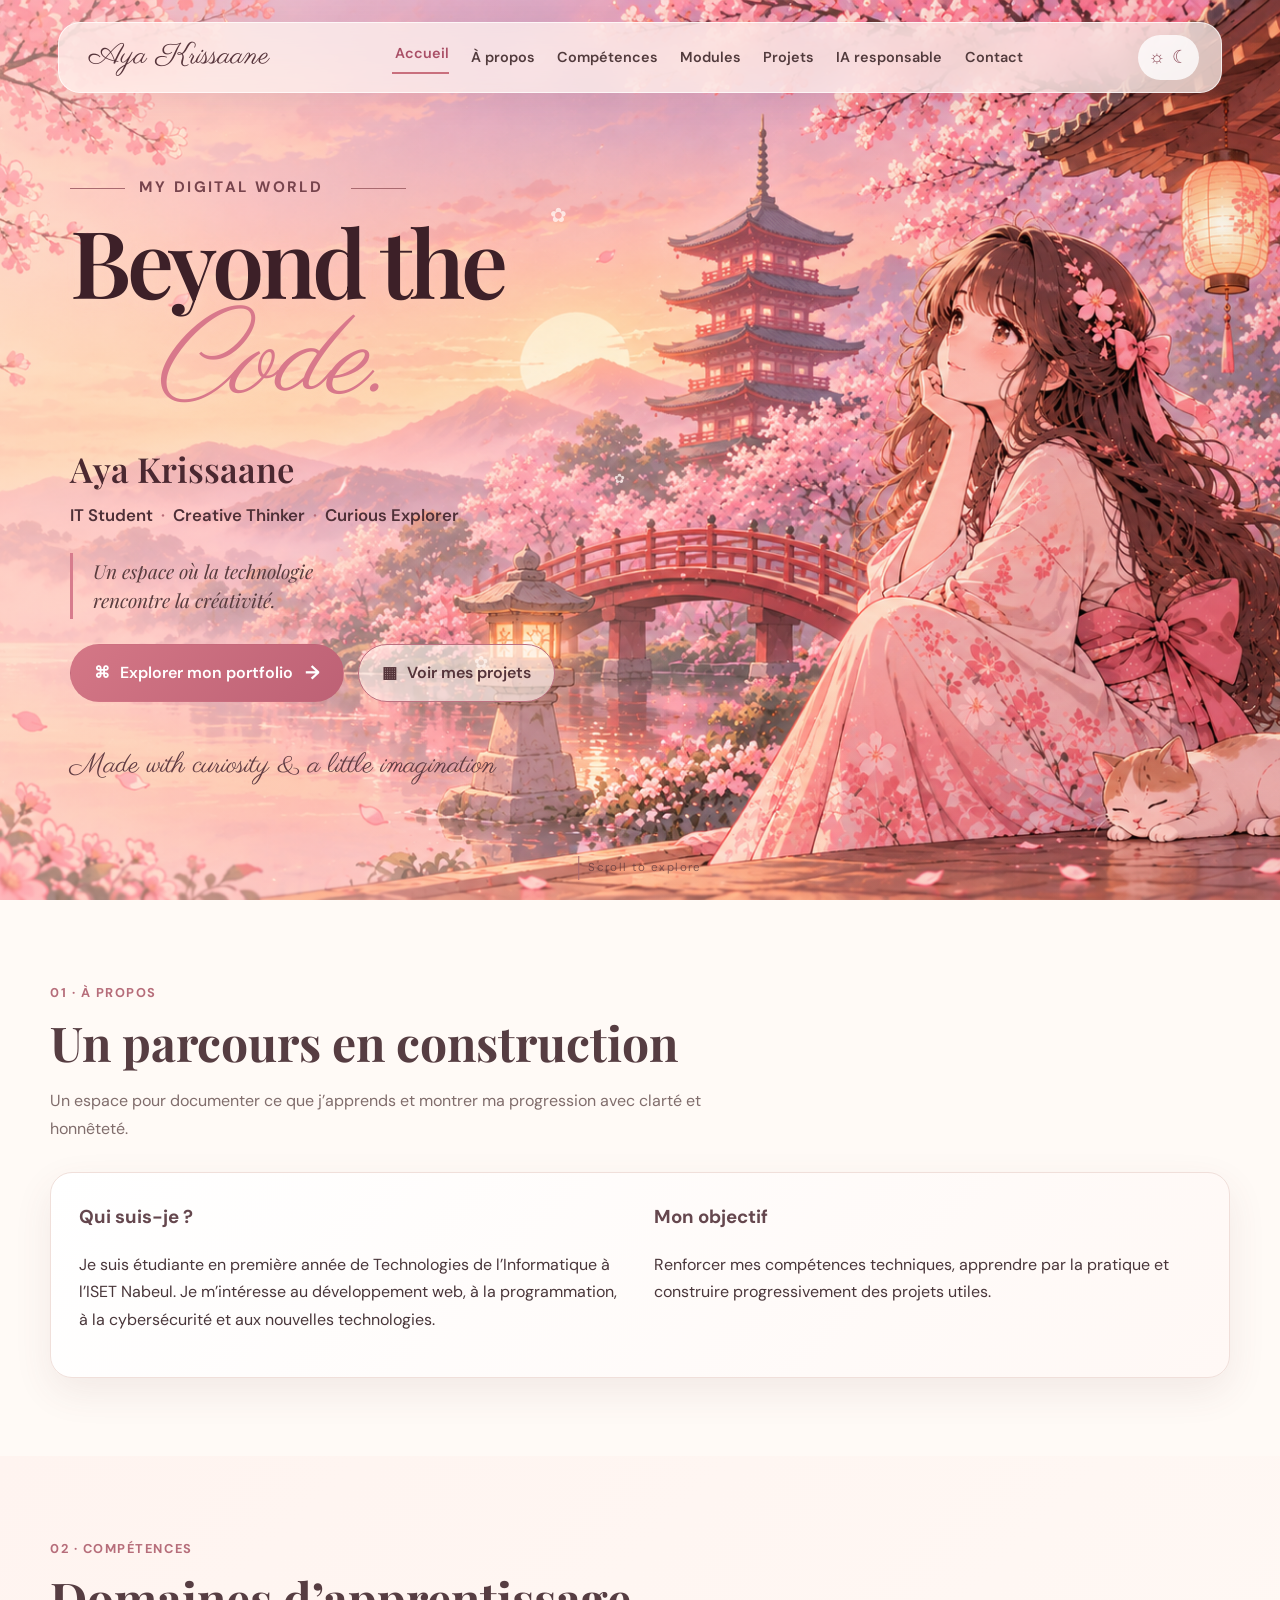
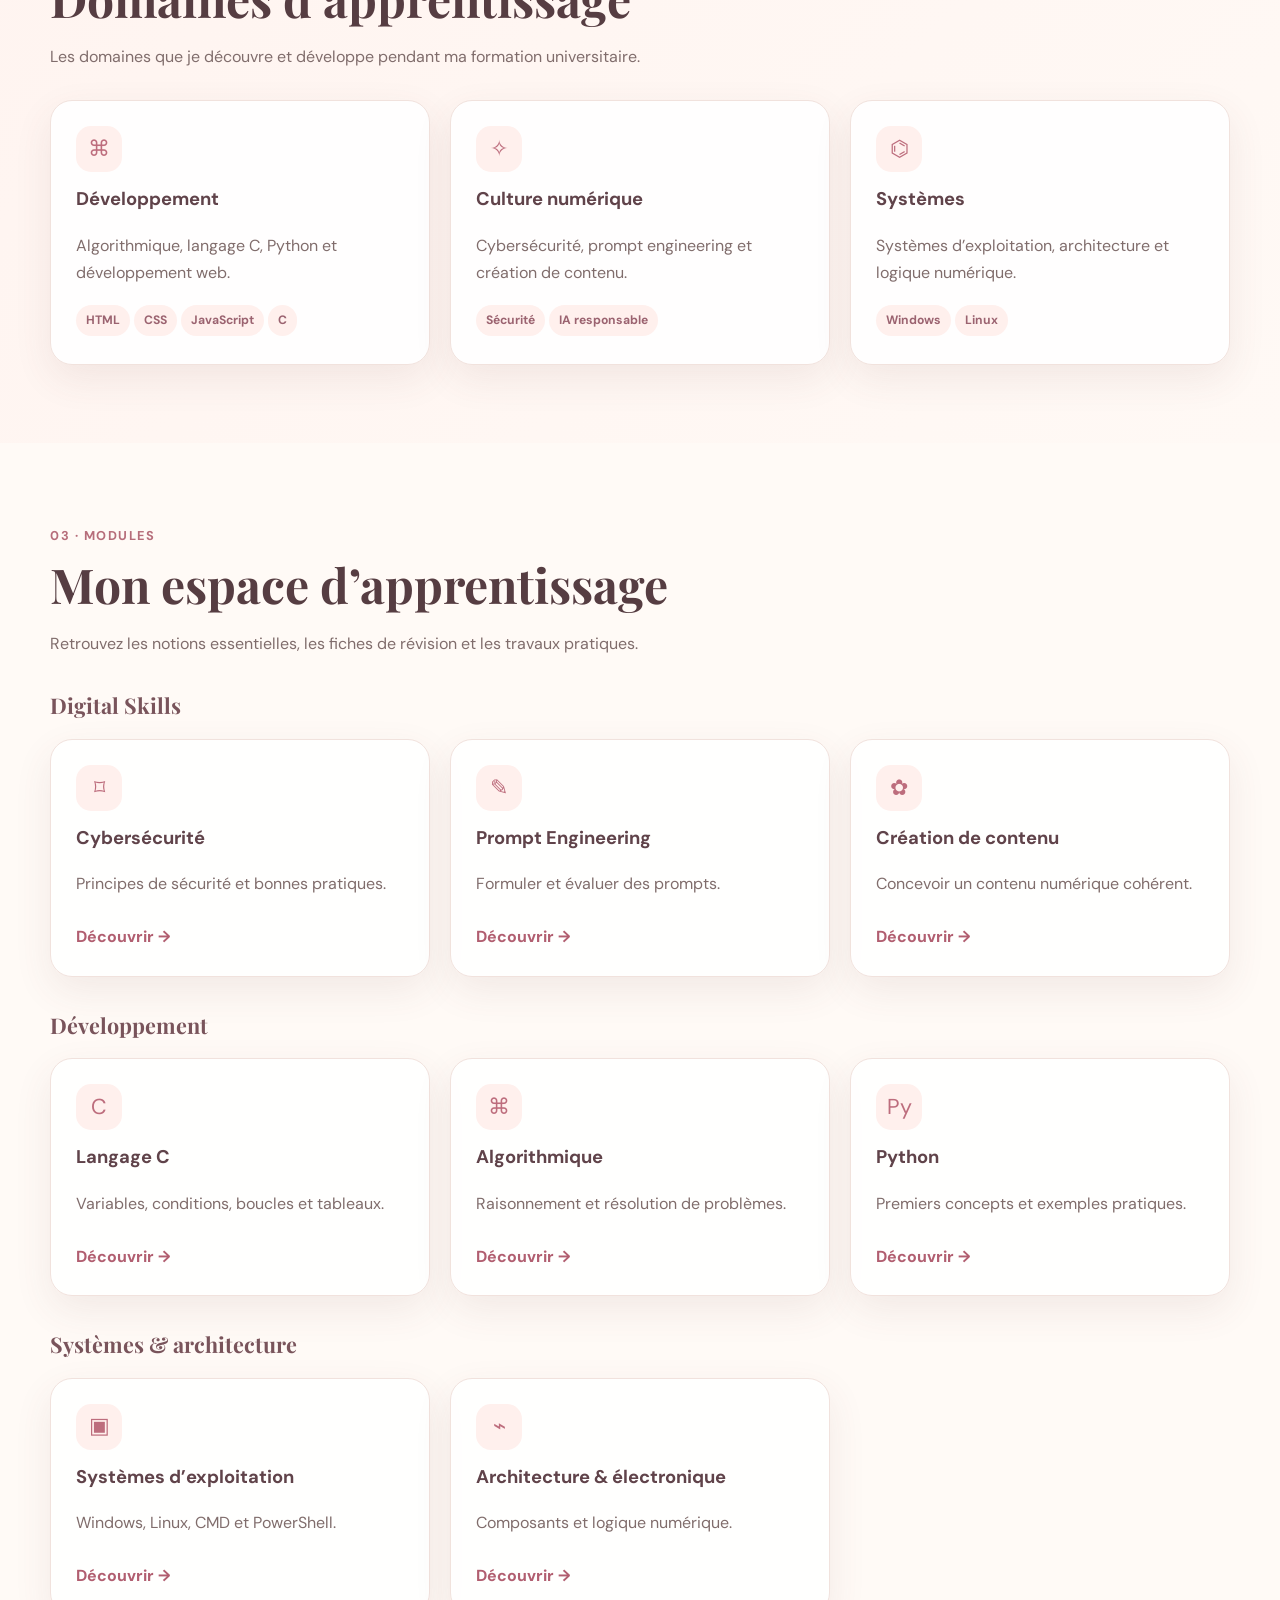
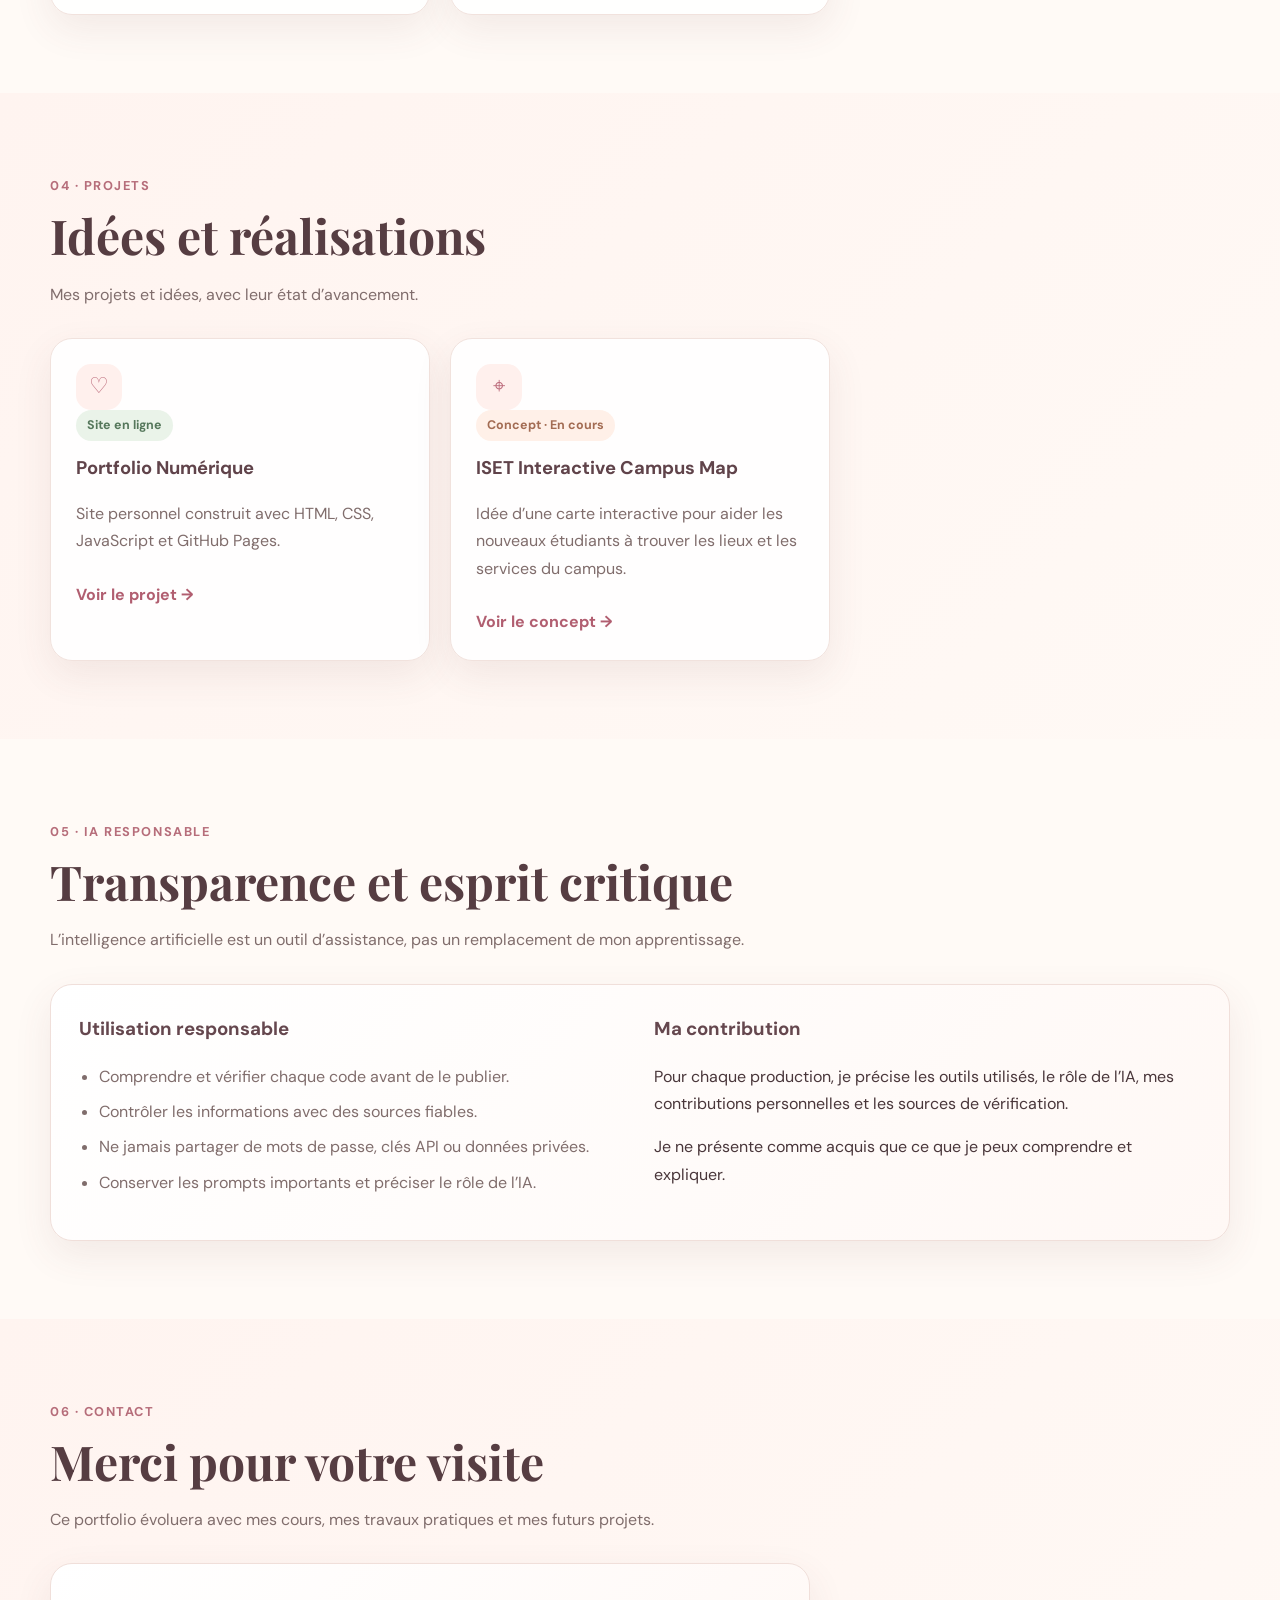
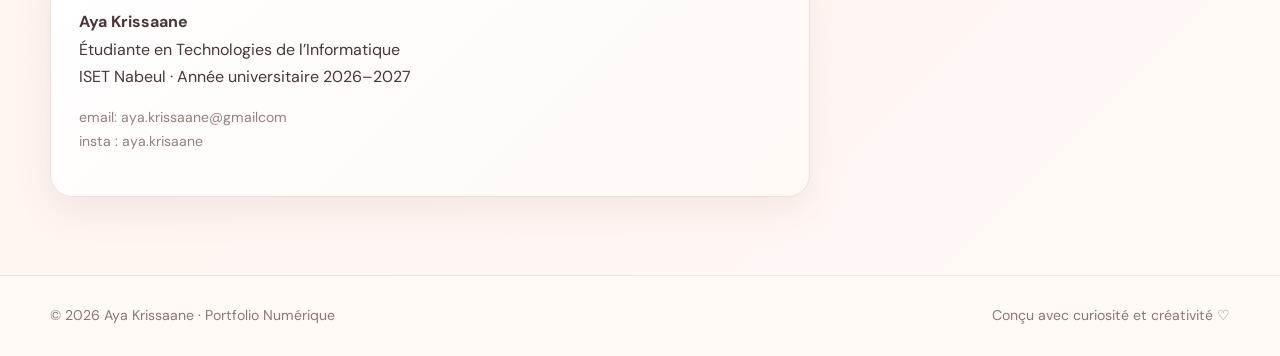
<file: index.html>
<!DOCTYPE html>
<html lang="fr">
<head>
    <meta charset="UTF-8">
    <meta name="viewport" content="width=device-width, initial-scale=1.0">
    <meta name="description" content="Portfolio numérique d’Aya Krissaane, étudiante en Technologies de l’Informatique à l’ISET Nabeul.">
    <meta name="theme-color" content="#f8d9d3">
    <title>Beyond the Code | Aya Krissaane</title>
    <link rel="preconnect" href="https://fonts.googleapis.com">
    <link rel="preconnect" href="https://fonts.gstatic.com" crossorigin>
    <link href="https://fonts.googleapis.com/css2?family=DM+Sans:wght@400;500;600;700&family=Playfair+Display:wght@500;600;700&family=Parisienne&display=swap" rel="stylesheet">
    <link rel="stylesheet" href="css/style.css">
</head>
<body>

<header class="site-header">
    <div class="nav-wrap">
        <a class="brand" href="index.html" aria-label="Aya Krissaane, accueil">
            <span class="brand-flower"></span>
            <span>Aya Krissaane</span>
            <span class="brand-sparkle"></span>
        </a>

        <button class="menu-toggle" type="button" aria-label="Ouvrir le menu" aria-expanded="false">☰</button>

        <nav class="nav-links" aria-label="Navigation principale">
            <a class="active" href="#accueil"> <span>Accueil</span></a>
            <a href="#apropos"><span>À propos</span></a>
            <a href="#competences"> <span>Compétences</span></a>
            <a href="#modules"><span>Modules</span></a>
            <a href="#projets"> <span>Projets</span></a>
            <a href="#ia"> <span>IA responsable</span></a>
            <a href="#contact"> <span>Contact</span></a>
        </nav>

        <button class="theme-toggle" type="button" aria-label="Activer le mode nuit" title="Changer de thème">
            <span class="sun">☼</span><span class="moon">☾</span>
        </button>
    </div>
</header>

<main>
    <!-- HERO : image artistique + vrais textes HTML -->
    <section class="hero" id="accueil">
        <div class="hero-image" role="img" aria-label="Jardin japonais au coucher du soleil, cerisiers en fleurs, pagode, pont, lanternes et personnage illustré"></div>
        <div class="hero-overlay"></div>

        <div class="hero-content">
            <div class="hero-eyebrow"><span></span> MY DIGITAL WORLD <b></b><span></span></div>

            <h1>Beyond the<br><em>Code.</em></h1>

            <h2 class="hero-name">Aya Krissaane <span></span></h2>
            <p class="hero-role">IT Student <i>·</i> Creative Thinker <i>·</i> Curious Explorer</p>

            <p class="hero-description">
                Un espace où la technologie<br>
                rencontre la créativité.
            </p>

            <div class="hero-actions">
                <a class="button button-primary" href="#modules"><span>⌘</span> Explorer mon portfolio <b>→</b></a>
                <a class="button button-outline" href="#projets"><span>▦</span> Voir mes projets</a>
            </div>

            <p class="hero-signature">Made with curiosity &amp; a little imagination <span></span></p>
        </div>

        <div class="hero-scroll" aria-hidden="true"><span></span> Scroll to explore</div>
        <div class="petal petal-a" aria-hidden="true">✿</div>
        <div class="petal petal-b" aria-hidden="true">✿</div>
        <div class="petal petal-c" aria-hidden="true">✿</div>
    </section>

    <!-- À PROPOS -->
    <section class="section" id="apropos">
        <div class="container">
            <div class="section-heading">
                <span class="eyebrow">01 · À propos</span>
                <h2>Un parcours en construction</h2>
                <p>Un espace pour documenter ce que j’apprends et montrer ma progression avec clarté et honnêteté.</p>
            </div>
            <div class="soft-panel two-col">
                <div>
                    <h3>Qui suis-je ?</h3>
                    <p>Je suis étudiante en première année de Technologies de l’Informatique à l’ISET Nabeul. Je m’intéresse au développement web, à la programmation, à la cybersécurité et aux nouvelles technologies.</p>
                </div>
                <div>
                    <h3>Mon objectif</h3>
                    <p>Renforcer mes compétences techniques, apprendre par la pratique et construire progressivement des projets utiles.</p>
                </div>
            </div>
        </div>
    </section>

    <!-- COMPÉTENCES -->
    <section class="section section-tint" id="competences">
        <div class="container">
            <div class="section-heading">
                <span class="eyebrow">02 · Compétences</span>
                <h2>Domaines d’apprentissage</h2>
                <p>Les domaines que je découvre et développe pendant ma formation universitaire.</p>
            </div>
            <div class="grid">
                <article class="card"><div class="card-icon">⌘</div><h3>Développement</h3><p>Algorithmique, langage C, Python et développement web.</p><span class="tag">HTML</span><span class="tag">CSS</span><span class="tag">JavaScript</span><span class="tag">C</span></article>
                <article class="card"><div class="card-icon">✧</div><h3>Culture numérique</h3><p>Cybersécurité, prompt engineering et création de contenu.</p><span class="tag">Sécurité</span><span class="tag">IA responsable</span></article>
                <article class="card"><div class="card-icon">⌬</div><h3>Systèmes</h3><p>Systèmes d’exploitation, architecture et logique numérique.</p><span class="tag">Windows</span><span class="tag">Linux</span></article>
            </div>
        </div>
    </section>

    <!-- MODULES -->
    <section class="section" id="modules">
        <div class="container">
            <div class="section-heading">
                <span class="eyebrow">03 · Modules</span>
                <h2>Mon espace d’apprentissage</h2>
                <p>Retrouvez les notions essentielles, les fiches de révision et les travaux pratiques.</p>
            </div>

            <h3 class="group-title">Digital Skills</h3>
            <div class="grid">
                <article class="card"><div class="card-icon">⌑</div><h3>Cybersécurité</h3><p>Principes de sécurité et bonnes pratiques.</p><a class="card-link" href="digital-skills/cybersecurite.html">Découvrir →</a></article>
                <article class="card"><div class="card-icon">✎</div><h3>Prompt Engineering</h3><p>Formuler et évaluer des prompts.</p><a class="card-link" href="digital-skills/prompt-engineering.html">Découvrir →</a></article>
                <article class="card"><div class="card-icon">✿</div><h3>Création de contenu</h3><p>Concevoir un contenu numérique cohérent.</p><a class="card-link" href="digital-skills/creation-contenu.html">Découvrir →</a></article>
            </div>

            <h3 class="group-title">Développement</h3>
            <div class="grid">
                <article class="card"><div class="card-icon">C</div><h3>Langage C</h3><p>Variables, conditions, boucles et tableaux.</p><a class="card-link" href="developpement/langage-c.html">Découvrir →</a></article>
                <article class="card"><div class="card-icon">⌘</div><h3>Algorithmique</h3><p>Raisonnement et résolution de problèmes.</p><a class="card-link" href="developpement/algorithmique.html">Découvrir →</a></article>
                <article class="card"><div class="card-icon">Py</div><h3>Python</h3><p>Premiers concepts et exemples pratiques.</p><a class="card-link" href="developpement/python.html">Découvrir →</a></article>
            </div>

            <h3 class="group-title">Systèmes &amp; architecture</h3>
            <div class="grid">
                <article class="card"><div class="card-icon">▣</div><h3>Systèmes d’exploitation</h3><p>Windows, Linux, CMD et PowerShell.</p><a class="card-link" href="systemes/systemes-exploitation.html">Découvrir →</a></article>
                <article class="card"><div class="card-icon">⌁</div><h3>Architecture &amp; électronique</h3><p>Composants et logique numérique.</p><a class="card-link" href="systemes/architecture-electronique.html">Découvrir →</a></article>
            </div>
        </div>
    </section>

    <!-- PROJETS -->
    <section class="section section-tint" id="projets">
        <div class="container">
            <div class="section-heading">
                <span class="eyebrow">04 · Projets</span>
                <h2>Idées et réalisations</h2>
                <p>Mes projets et idées, avec leur état d’avancement.</p>
            </div>
            <div class="grid">
                <article class="project-card"><div class="card-icon">♡</div><span class="status">Site en ligne</span><h3>Portfolio Numérique</h3><p>Site personnel construit avec HTML, CSS, JavaScript et GitHub Pages.</p><a class="module-link" href="projects/portfolio-numerique.html">Voir le projet →</a></article>
                <article class="project-card"><div class="card-icon">⌖</div><span class="status planned">Concept · En cours</span><h3>ISET Interactive Campus Map</h3><p>Idée d’une carte interactive pour aider les nouveaux étudiants à trouver les lieux et les services du campus.</p><a class="module-link" href="projects/iset-campus-map.html">Voir le concept →</a></article>
            </div>
        </div>
    </section>

    <!-- IA RESPONSABLE -->
    <section class="section" id="ia">
        <div class="container">
            <div class="section-heading">
                <span class="eyebrow">05 · IA responsable</span>
                <h2>Transparence et esprit critique</h2>
                <p>L’intelligence artificielle est un outil d’assistance, pas un remplacement de mon apprentissage.</p>
            </div>
            <div class="soft-panel two-col">
                <div><h3>Utilisation responsable</h3><ul class="list-clean"><li>Comprendre et vérifier chaque code avant de le publier.</li><li>Contrôler les informations avec des sources fiables.</li><li>Ne jamais partager de mots de passe, clés API ou données privées.</li><li>Conserver les prompts importants et préciser le rôle de l’IA.</li></ul></div>
                <div><h3>Ma contribution</h3><p>Pour chaque production, je précise les outils utilisés, le rôle de l’IA, mes contributions personnelles et les sources de vérification.</p><p>Je ne présente comme acquis que ce que je peux comprendre et expliquer.</p></div>
            </div>
        </div>
    </section>

    <!-- CONTACT -->
    <section class="section section-tint" id="contact">
        <div class="container">
            <div class="section-heading">
                <span class="eyebrow">06 · Contact</span>
                <h2>Merci pour votre visite</h2>
                <p>Ce portfolio évoluera avec mes cours, mes travaux pratiques et mes futurs projets.</p>
            </div>
            <div class="soft-panel contact-panel">
                <p><strong>Aya Krissaane</strong><br>Étudiante en Technologies de l’Informatique<br>ISET Nabeul · Année universitaire 2026–2027</p>
                <p class="small"> email: aya.krissaane@gmailcom <br> insta : aya.krisaane </ p>
            </div>
        </div>
    </section>
</main>

<footer class="site-footer">
    <div class="container footer-inner">
        <span>© <span data-year>2026</span> Aya Krissaane · Portfolio Numérique</span>
        <span>Conçu avec curiosité et créativité ♡</span>
    </div>
</footer>

<script src="js/script.js"></script>
</body>
</html>
</file>
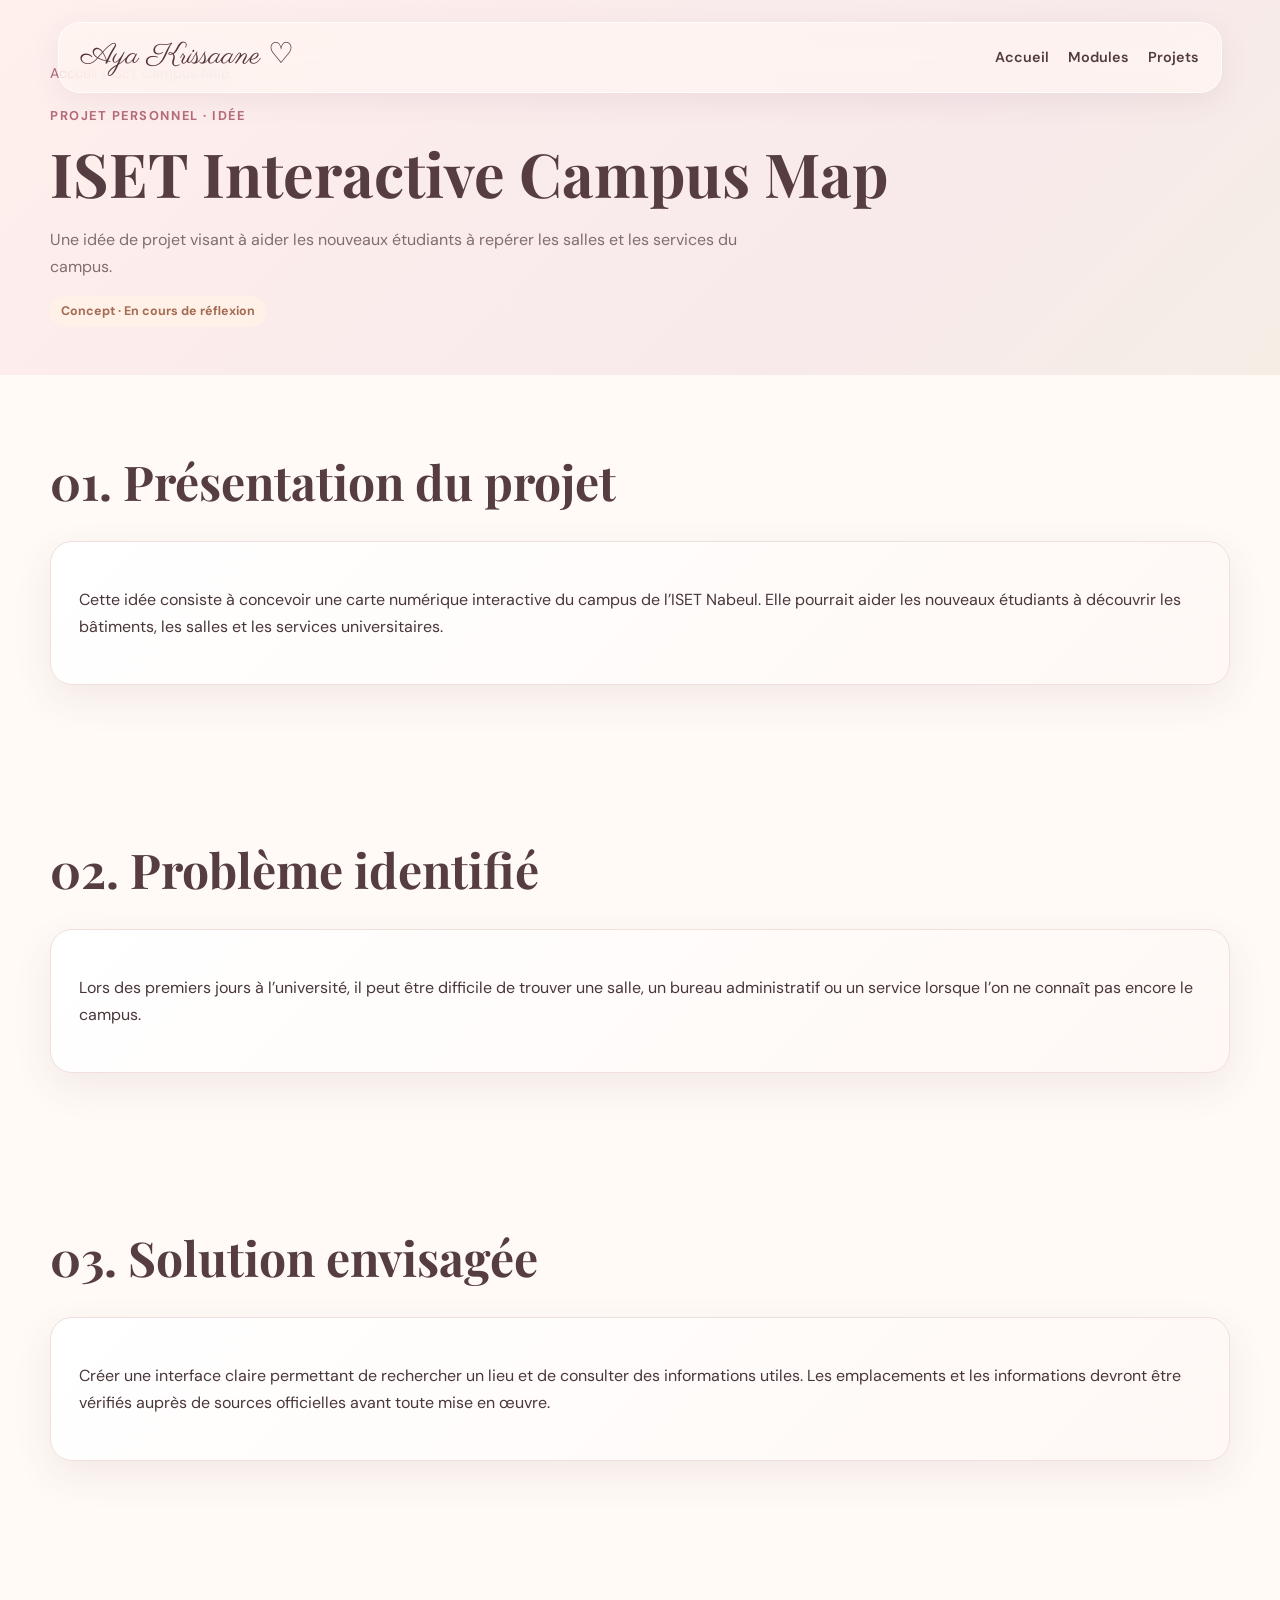
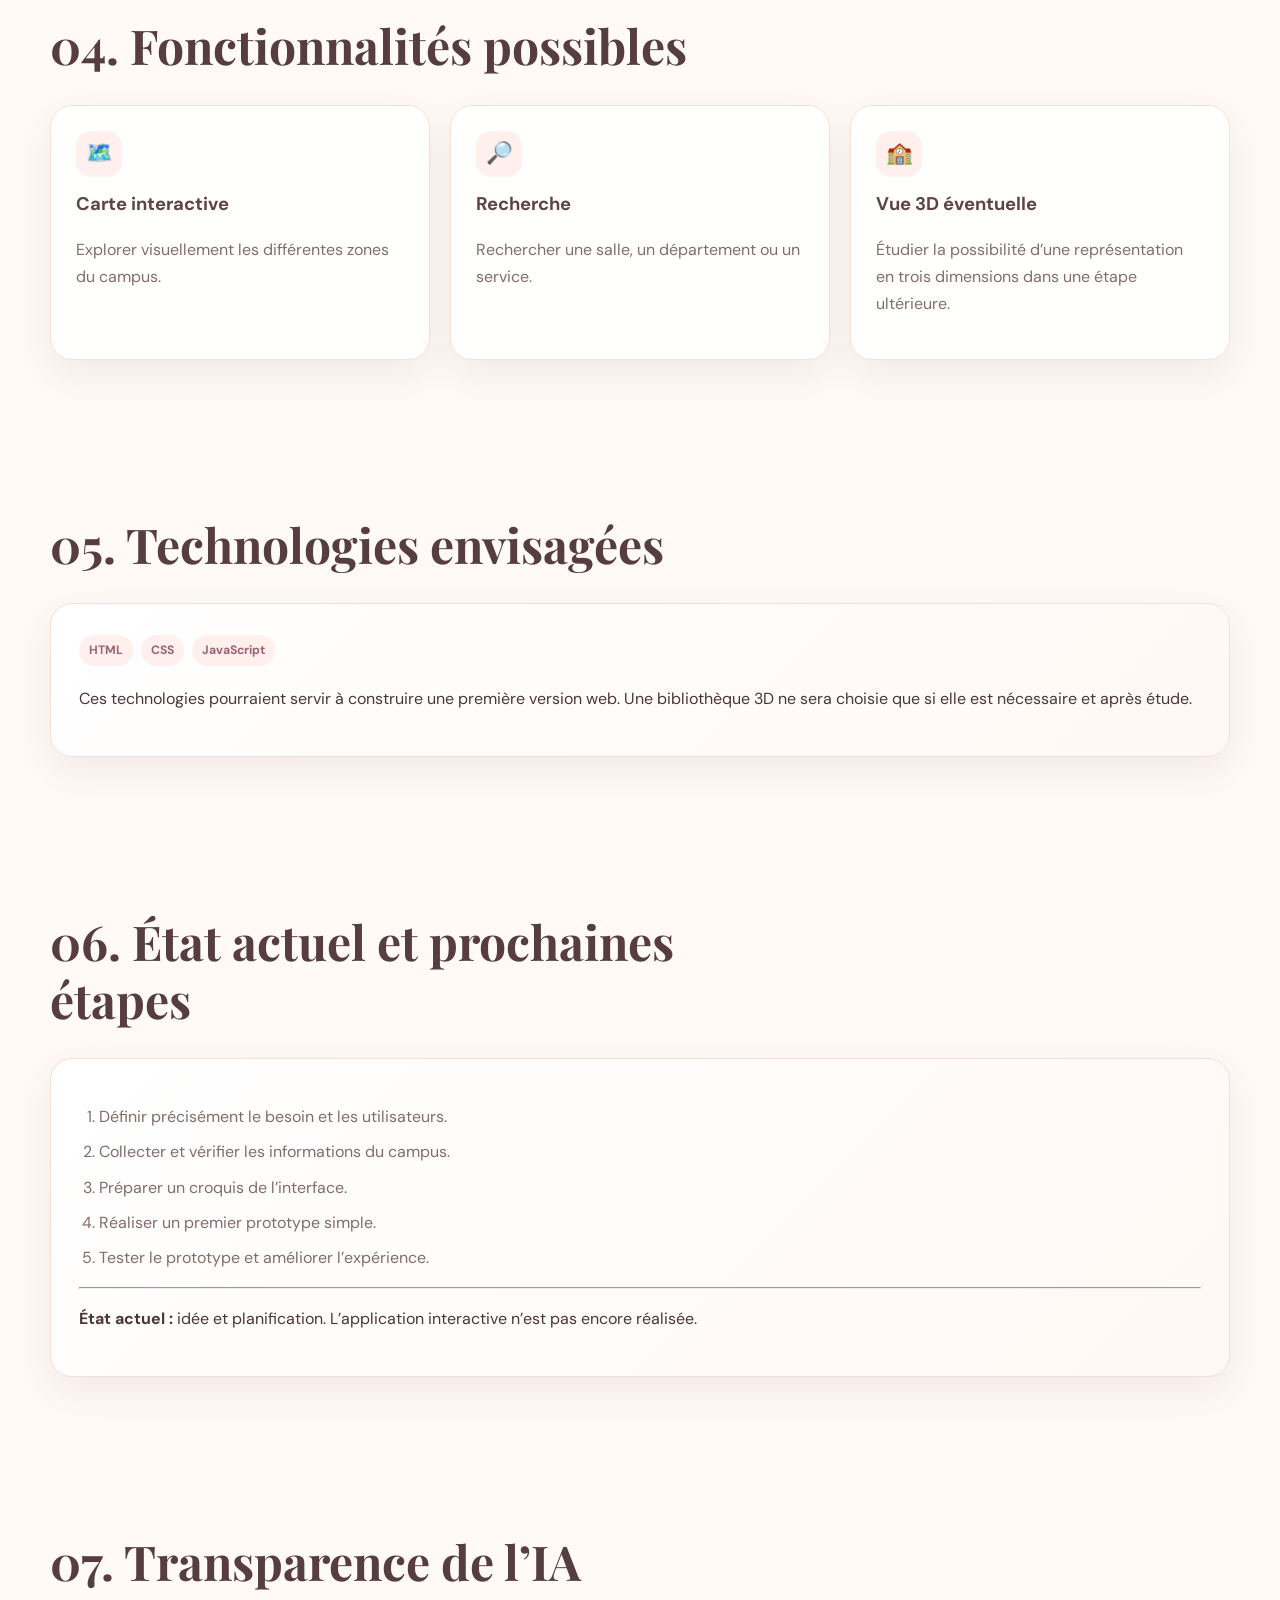
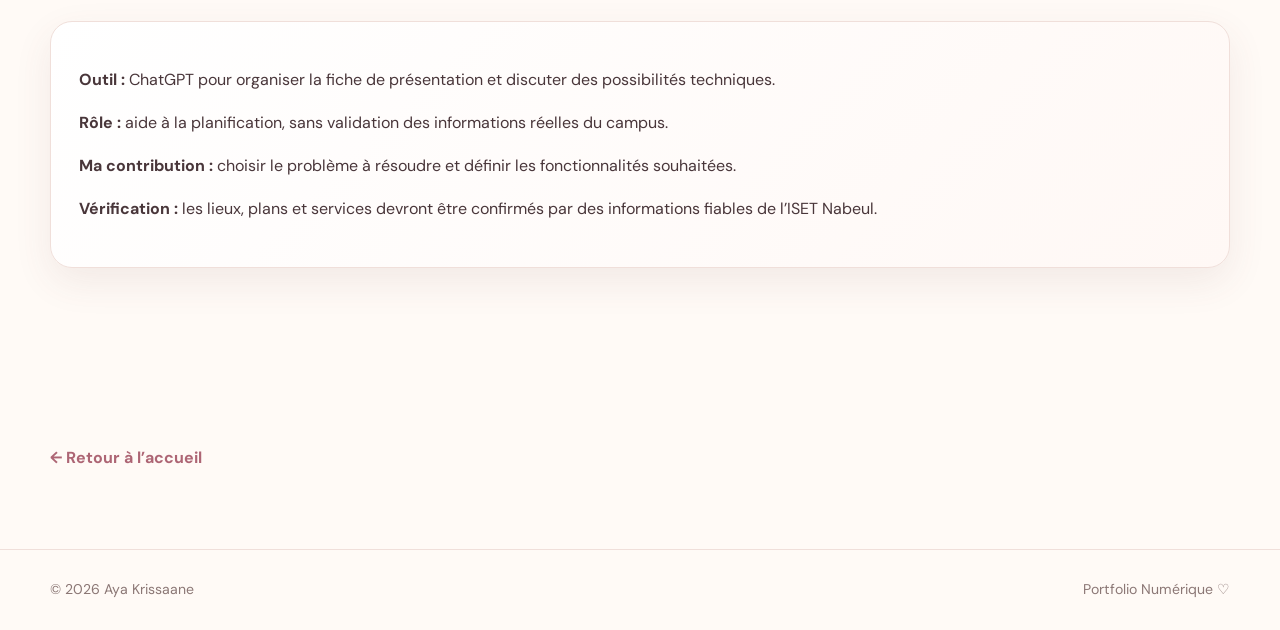
<file: iset-campus-map.html>
<!DOCTYPE html>
<html lang="fr">
<head>
    <meta charset="UTF-8">
    <meta name="viewport" content="width=device-width, initial-scale=1.0">
    <title>ISET Interactive Campus Map | Portfolio Aya</title>
    <link rel="stylesheet" href="../css/style.css">
</head>
<body>

<header class="site-header">
    <div class="nav-wrap">
        <a class="brand" href="../index.html">Aya<span> Krissaane</span> ♡</a>
        <button class="menu-toggle" aria-label="Ouvrir le menu" aria-expanded="false">☰</button>
        <nav class="nav-links">
            <a href="../index.html">Accueil</a>
            <a href="../index.html#modules">Modules</a>
            <a href="../index.html#projets">Projets</a>
        </nav>
    </div>
</header>

<main>

<section class="page-hero">
    <div class="container">
        <div class="breadcrumb"><a href="../index.html">Accueil</a> / ISET Campus Map</div>
        <span class="eyebrow">Projet personnel · Idée</span>
        <h1>ISET Interactive Campus Map</h1>
        <p>Une idée de projet visant à aider les nouveaux étudiants à repérer les salles et les services du campus.</p>
        <span class="status planned">Concept · En cours de réflexion</span>
    </div>
</section>

<section class="section">
    <div class="container">
        <div class="section-heading">
            <h2>01. Présentation du projet</h2>
        </div>
        <div class="soft-panel">
            <p>Cette idée consiste à concevoir une carte numérique interactive du campus de l’ISET Nabeul. Elle pourrait aider les nouveaux étudiants à découvrir les bâtiments, les salles et les services universitaires.</p>
        </div>
    </div>
</section>

<section class="section">
    <div class="container">
        <div class="section-heading">
            <h2>02. Problème identifié</h2>
        </div>
        <div class="soft-panel">
            <p>Lors des premiers jours à l’université, il peut être difficile de trouver une salle, un bureau administratif ou un service lorsque l’on ne connaît pas encore le campus.</p>
        </div>
    </div>
</section>

<section class="section">
    <div class="container">
        <div class="section-heading">
            <h2>03. Solution envisagée</h2>
        </div>
        <div class="soft-panel">
            <p>Créer une interface claire permettant de rechercher un lieu et de consulter des informations utiles. Les emplacements et les informations devront être vérifiés auprès de sources officielles avant toute mise en œuvre.</p>
        </div>
    </div>
</section>

<section class="section">
    <div class="container">
        <div class="section-heading">
            <h2>04. Fonctionnalités possibles</h2>
        </div>
        <div class="grid">
            <article class="card">
                <div class="card-icon">🗺️</div>
                <h3>Carte interactive</h3>
                <p>Explorer visuellement les différentes zones du campus.</p>
            </article>
            <article class="card">
                <div class="card-icon">🔎</div>
                <h3>Recherche</h3>
                <p>Rechercher une salle, un département ou un service.</p>
            </article>
            <article class="card">
                <div class="card-icon">🏫</div>
                <h3>Vue 3D éventuelle</h3>
                <p>Étudier la possibilité d’une représentation en trois dimensions dans une étape ultérieure.</p>
            </article>
        </div>
    </div>
</section>

<section class="section">
    <div class="container">
        <div class="section-heading">
            <h2>05. Technologies envisagées</h2>
        </div>
        <div class="soft-panel">
            <span class="tag">HTML</span>
            <span class="tag">CSS</span>
            <span class="tag">JavaScript</span>

            <p>Ces technologies pourraient servir à construire une première version web. Une bibliothèque 3D ne sera choisie que si elle est nécessaire et après étude.</p>
        </div>
    </div>
</section>

<section class="section">
    <div class="container">
        <div class="section-heading">
            <h2>06. État actuel et prochaines étapes</h2>
        </div>
        <div class="soft-panel">
            <ol class="list-clean">
                <li>Définir précisément le besoin et les utilisateurs.</li>
                <li>Collecter et vérifier les informations du campus.</li>
                <li>Préparer un croquis de l’interface.</li>
                <li>Réaliser un premier prototype simple.</li>
                <li>Tester le prototype et améliorer l’expérience.</li>
            </ol>

            <hr>

            <p><strong>État actuel :</strong> idée et planification. L’application interactive n’est pas encore réalisée.</p>
        </div>
    </div>
</section>

<section class="section">
    <div class="container">
        <div class="section-heading">
            <h2>07. Transparence de l’IA</h2>
        </div>
        <div class="soft-panel">
            <p><strong>Outil :</strong> ChatGPT pour organiser la fiche de présentation et discuter des possibilités techniques.</p>
            <p><strong>Rôle :</strong> aide à la planification, sans validation des informations réelles du campus.</p>
            <p><strong>Ma contribution :</strong> choisir le problème à résoudre et définir les fonctionnalités souhaitées.</p>
            <p><strong>Vérification :</strong> les lieux, plans et services devront être confirmés par des informations fiables de l’ISET Nabeul.</p>
        </div>
    </div>
</section>

<section class="section">
    <div class="container">
        <a class="back-link" href="../index.html">← Retour à l’accueil</a>
    </div>
</section>

</main>

<footer class="site-footer">
    <div class="container footer-inner">
        <span>© <span data-year>2026</span> Aya Krissaane</span>
        <span>Portfolio Numérique ♡</span>
    </div>
</footer>

<script src="../js/script.js"></script>
</body>
</html>
</file>
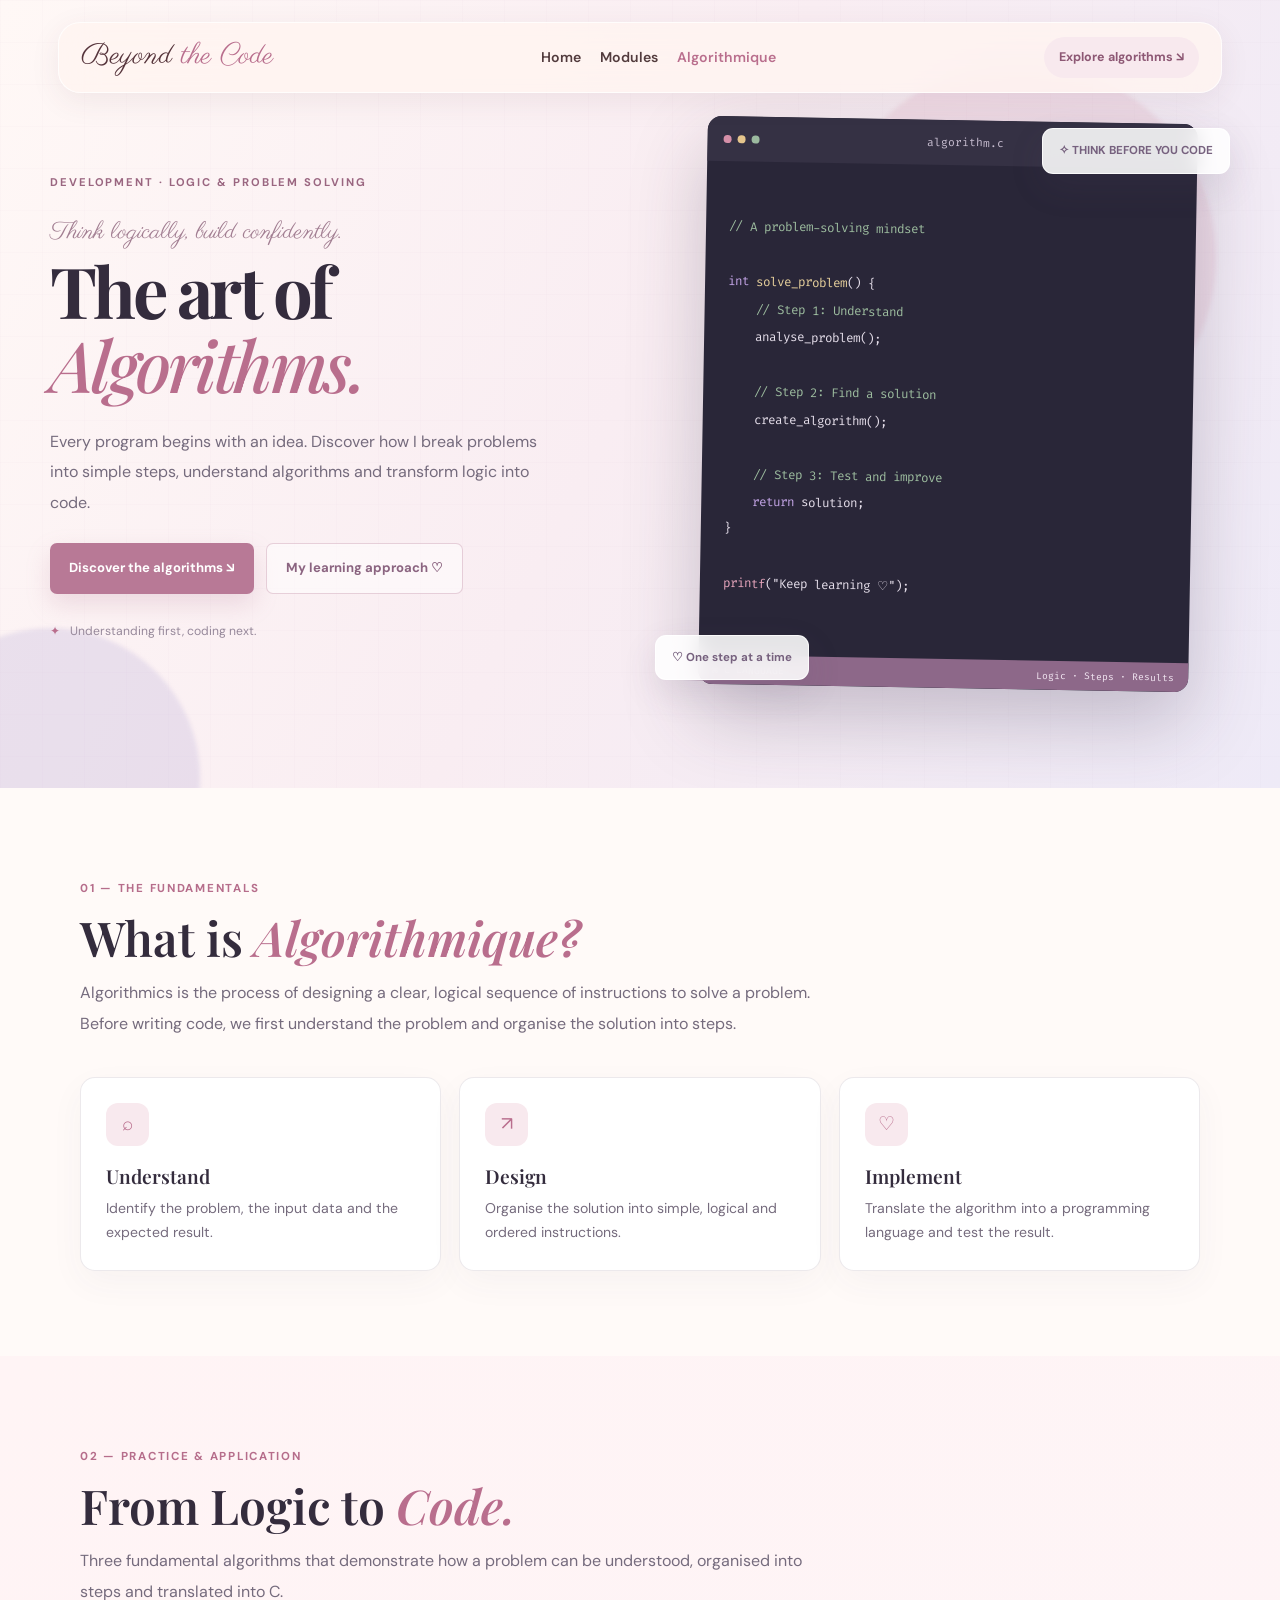
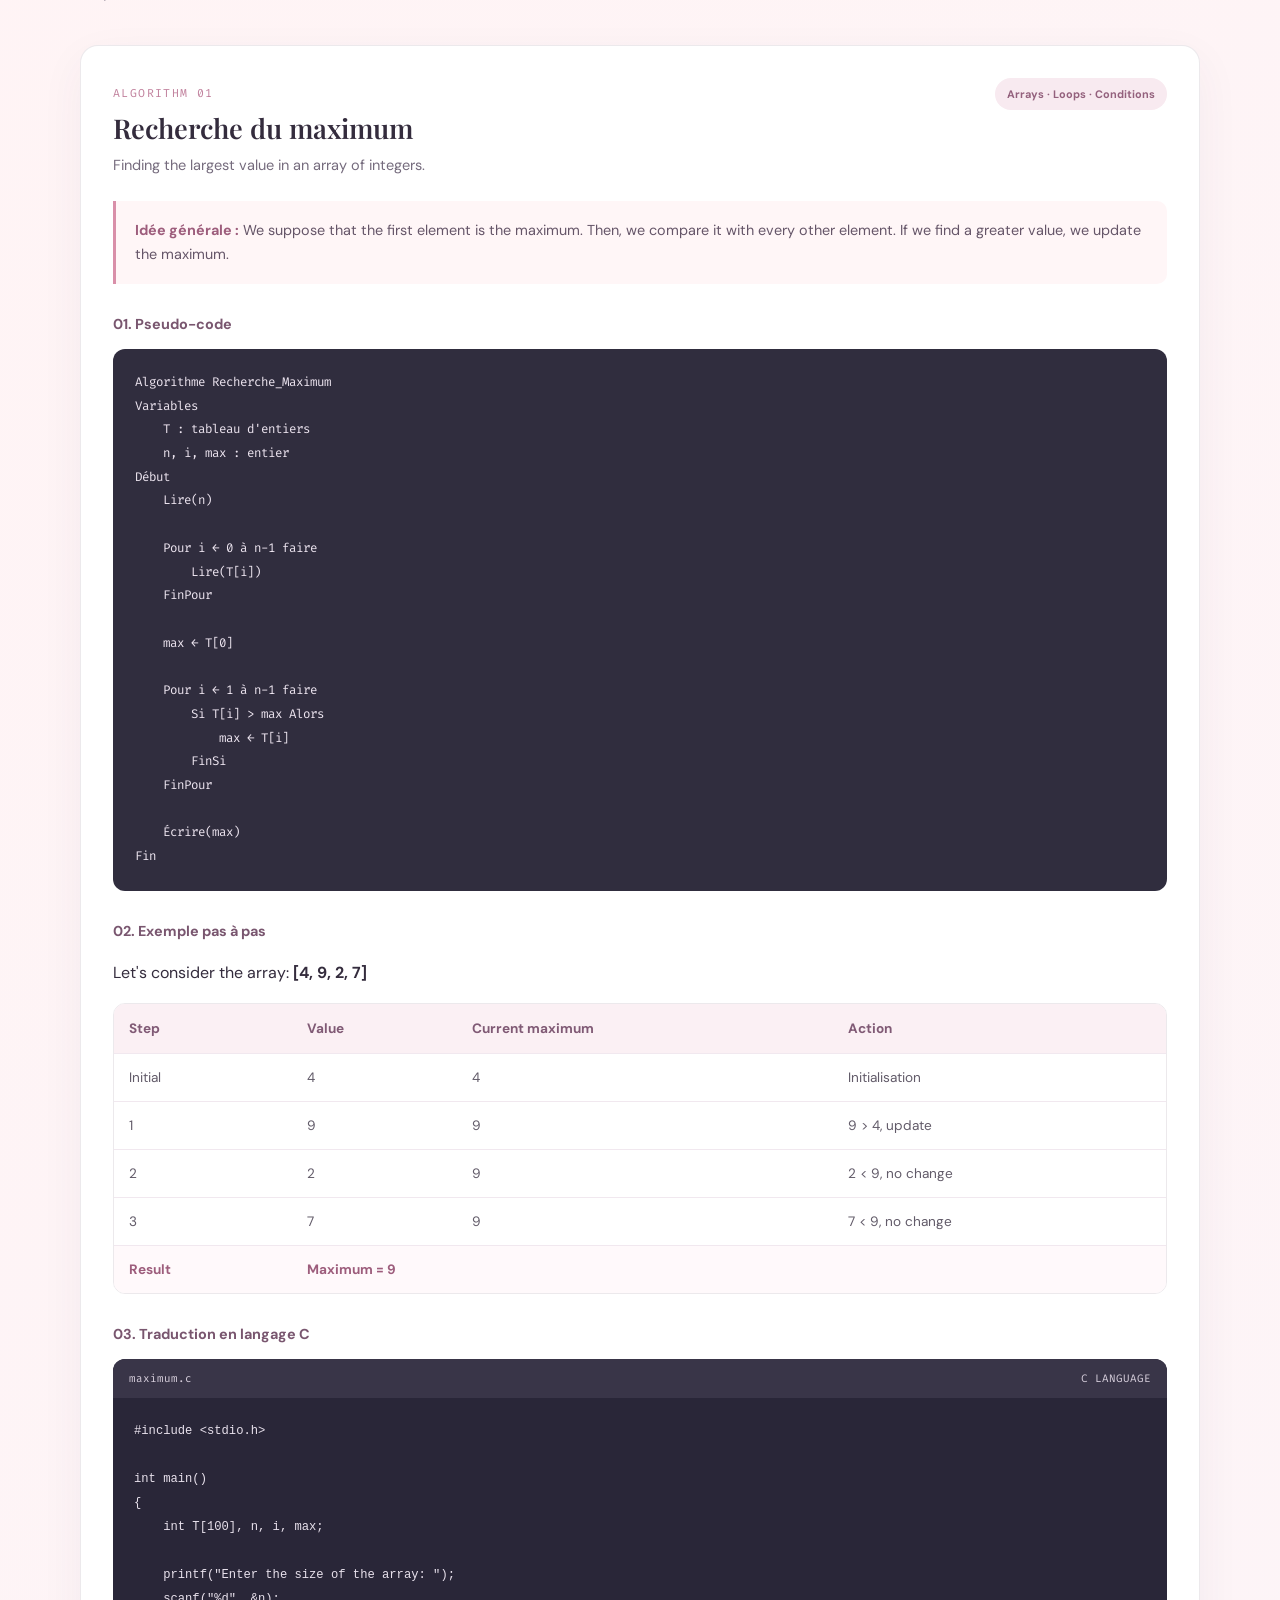
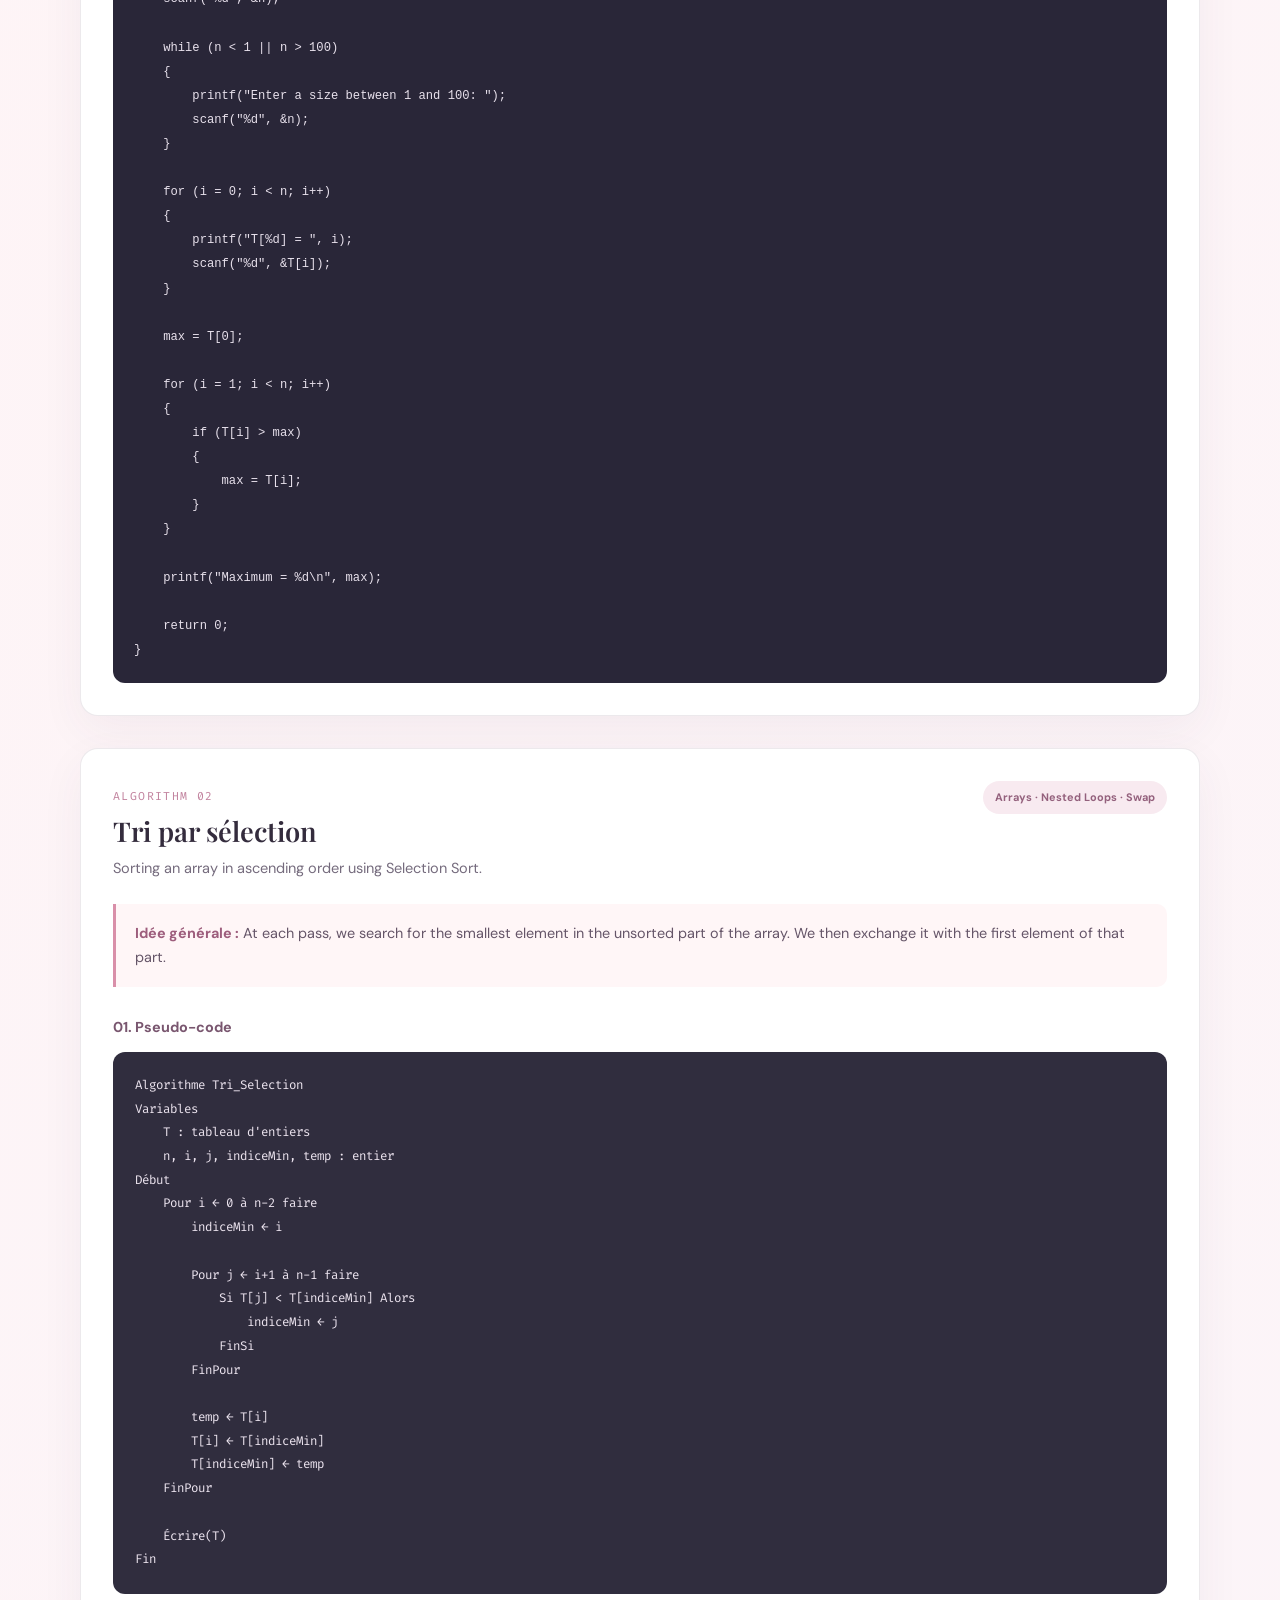
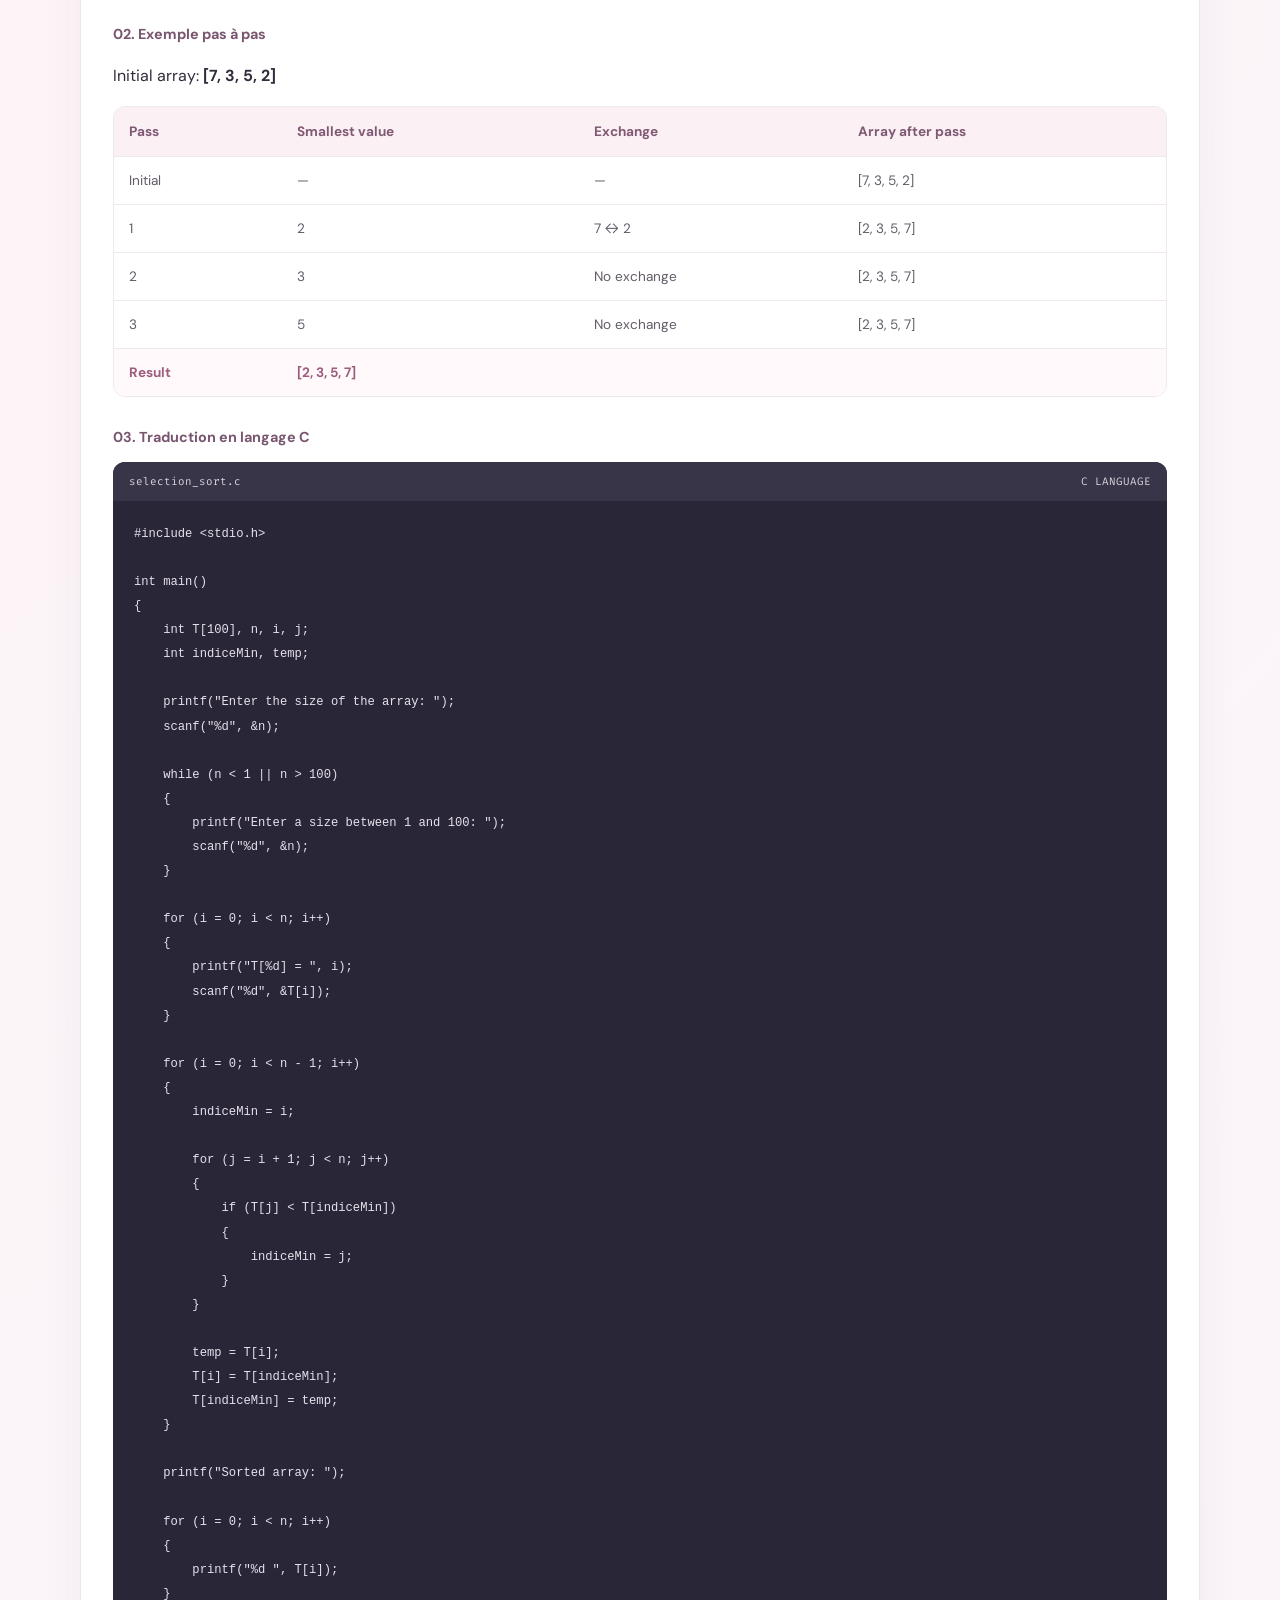
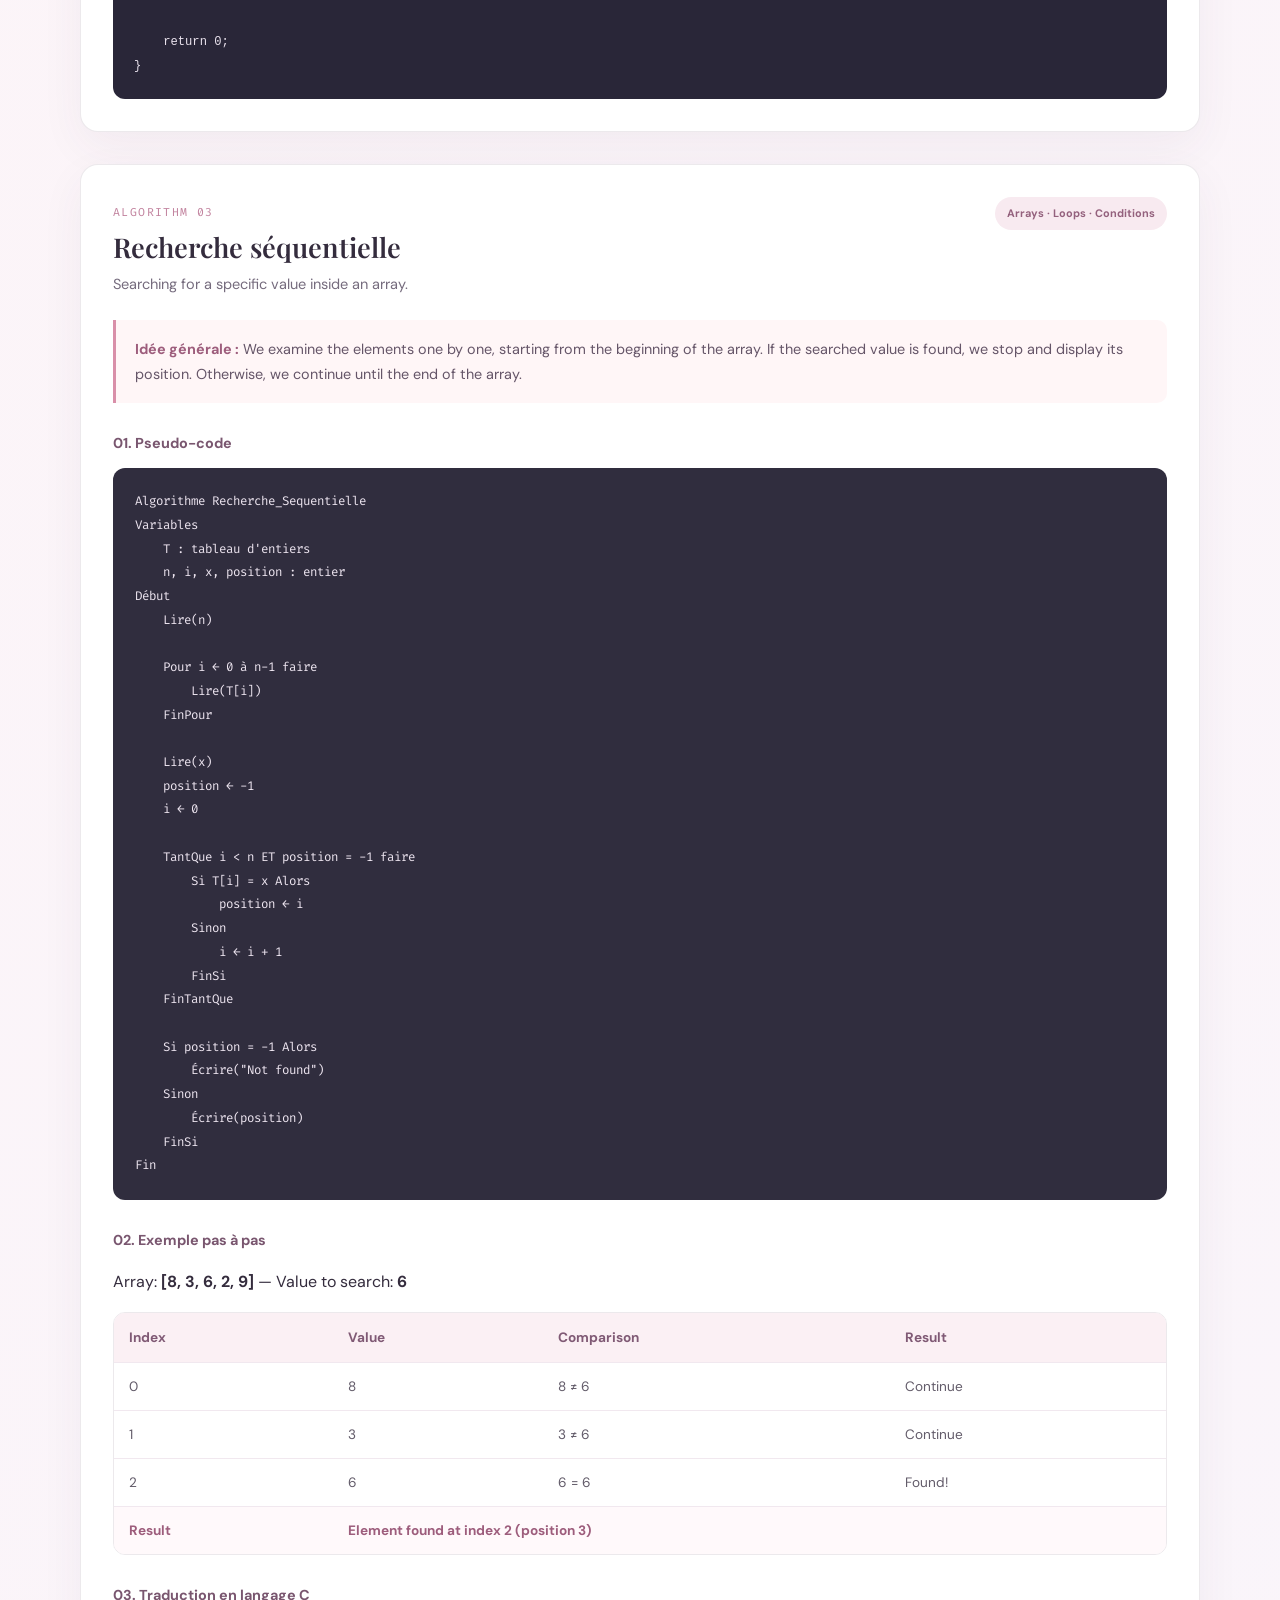
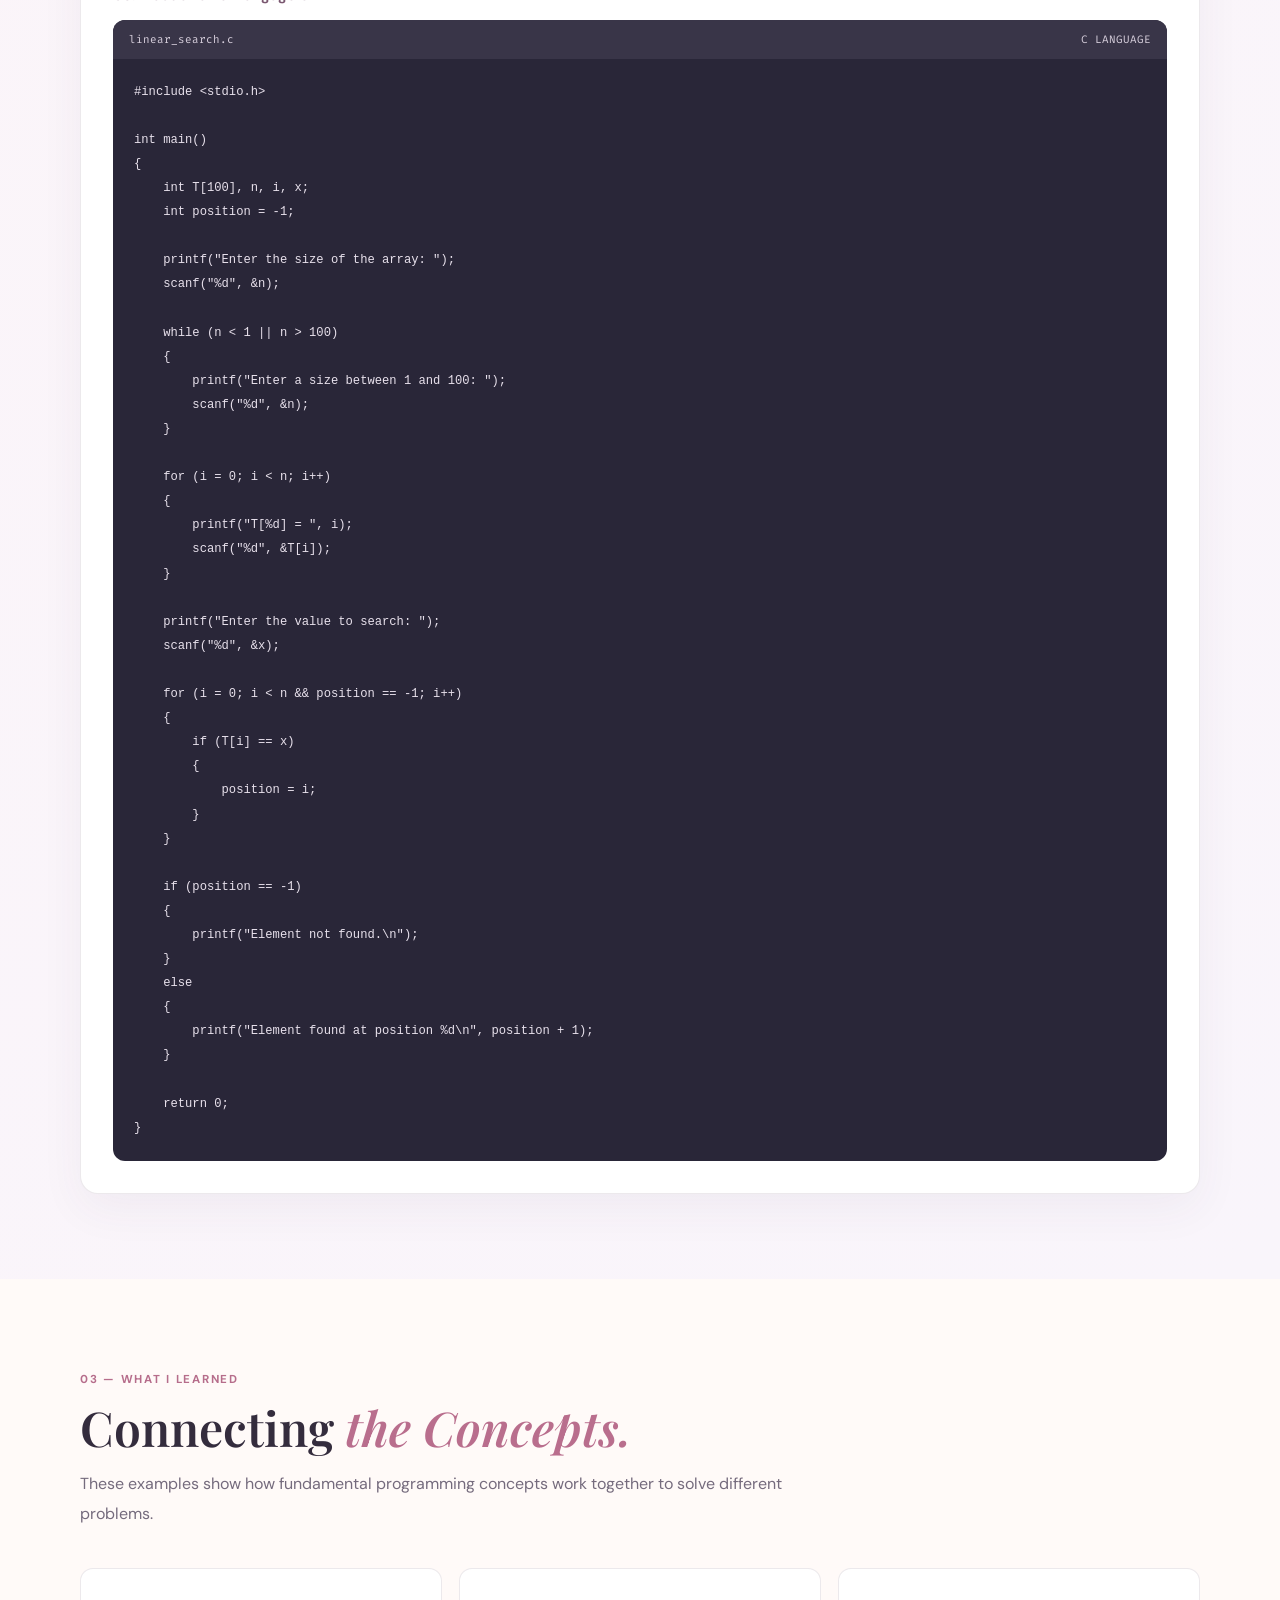
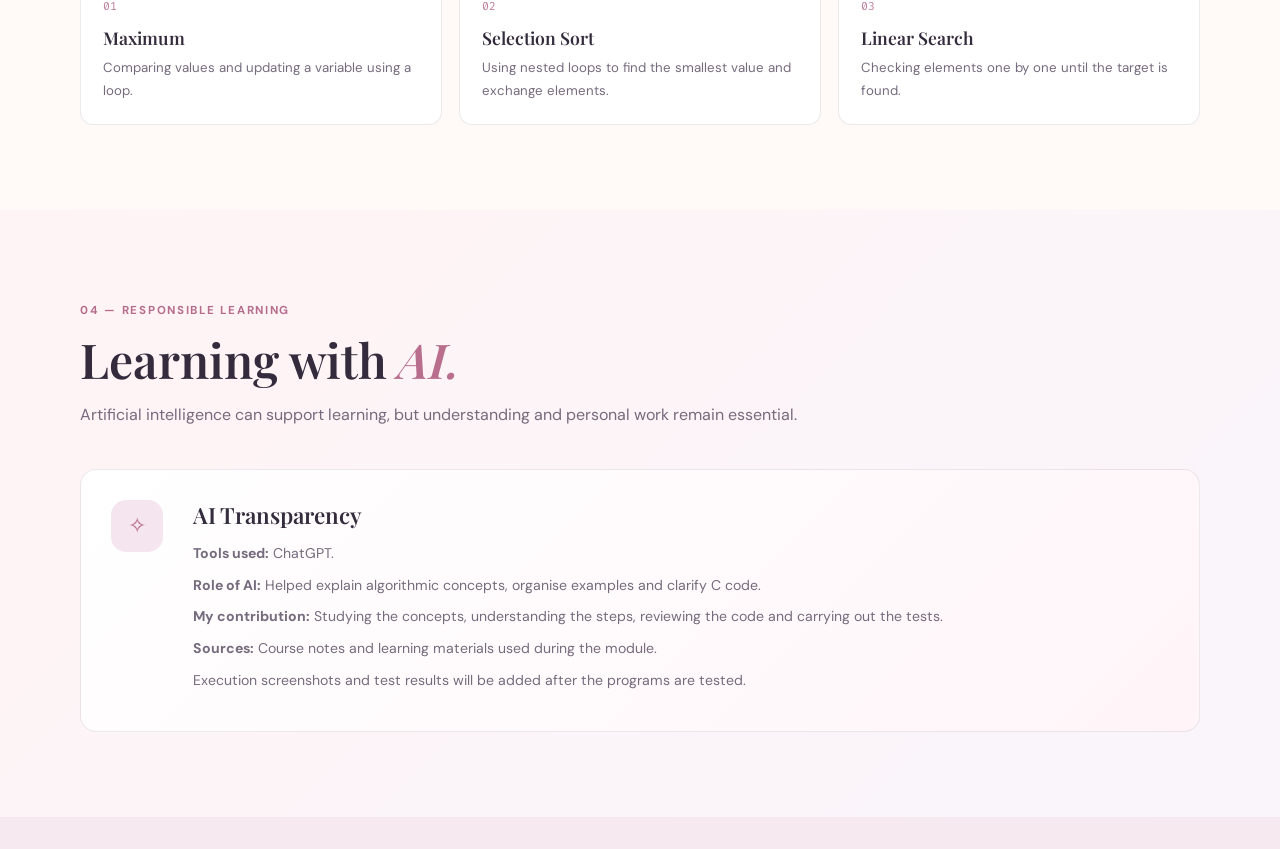
<file: developpement/algorithmique.html>
<!DOCTYPE html>
<html lang="fr">
<head>
    <meta charset="UTF-8">
    <meta name="viewport" content="width=device-width, initial-scale=1.0">
    <meta name="description" content="My algorithmic learning journey: algorithms, pseudocode, examples and C programming.">
    <meta name="theme-color" content="#f8e6e8">

    <title>Algorithmique | Beyond the Code</title>

    <link rel="preconnect" href="https://fonts.googleapis.com">
    <link rel="preconnect" href="https://fonts.gstatic.com" crossorigin>
    <link href="https://fonts.googleapis.com/css2?family=DM+Sans:wght@400;500;600;700&family=Fira+Code:wght@400;500;600&family=Playfair+Display:wght@500;600;700&family=Parisienne&display=swap" rel="stylesheet">

    <style>
        :root {
            --ink: #342c3d;
            --muted: #756b7d;
            --pink: #d98fa9;
            --pink-dark: #b96e8d;
            --lilac: #a99acb;
            --cream: #fffaf8;
            --line: rgba(107,84,112,.13);
            --code: #292638;
        }

        * {
            box-sizing: border-box;
        }

        html {
            scroll-behavior: smooth;
            scroll-padding-top: 90px;
        }

        body {
            margin: 0;
            overflow-x: hidden;
            color: var(--ink);
            background: var(--cream);
            font-family: 'DM Sans', sans-serif;
            line-height: 1.7;
        }

        a {
            color: inherit;
        }

        .container {
            width: min(1120px, calc(100% - 48px));
            margin: auto;
        }

        /* NAVIGATION */

        .site-header {
            position: absolute;
            top: 22px;
            left: 0;
            right: 0;
            z-index: 20;
            padding: 0 4.5%;
        }

        .nav-wrap {
            max-width: 1450px;
            min-height: 66px;
            margin: auto;
            padding: 10px 22px;
            display: flex;
            align-items: center;
            justify-content: space-between;
            gap: 18px;
            border: 1px solid rgba(255,255,255,.75);
            border-radius: 22px;
            background: rgba(255,245,241,.82);
            backdrop-filter: blur(18px);
            box-shadow: 0 8px 30px rgba(93,55,61,.08);
        }

        .brand {
            text-decoration: none;
            color: #56343b;
            font-family: 'Parisienne', cursive;
            font-size: 1.8rem;
            white-space: nowrap;
        }

        .brand span {
            color: var(--pink-dark);
        }

        .nav-links {
            display: flex;
            align-items: center;
            gap: clamp(10px, 1.5vw, 24px);
        }

        .nav-links a {
            color: #523b3d;
            text-decoration: none;
            font-size: .88rem;
            font-weight: 600;
        }

        .nav-links a:hover,
        .nav-links a.active {
            color: var(--pink-dark);
        }

        .nav-chip {
            padding: 10px 15px;
            border-radius: 999px;
            background: #f8e9ee;
            color: #8d5874;
            text-decoration: none;
            font-size: .78rem;
            font-weight: 700;
            white-space: nowrap;
        }

        /* HERO */

        .hero {
            min-height: 690px;
            position: relative;
            display: flex;
            align-items: center;
            overflow: hidden;
            isolation: isolate;
            background: linear-gradient(116deg, #fff8f6 0%, #f9edf2 49%, #eeeaf7 100%);
        }

        .grid-bg {
            position: absolute;
            inset: 0;
            z-index: -1;
            opacity: .22;
            background-image:
                linear-gradient(rgba(157,128,166,.12) 1px, transparent 1px),
                linear-gradient(90deg, rgba(157,128,166,.12) 1px, transparent 1px);
            background-size: 42px 42px;
        }

        .glow {
            position: absolute;
            z-index: -1;
            border-radius: 50%;
            filter: blur(2px);
        }

        .glow-one {
            width: 390px;
            height: 390px;
            right: 5%;
            top: 8%;
            background: rgba(226,174,194,.25);
        }

        .glow-two {
            width: 300px;
            height: 300px;
            left: -100px;
            bottom: -140px;
            background: rgba(174,158,213,.23);
        }

        .hero-inner {
            width: min(1180px, calc(100% - 56px));
            margin: auto;
            padding: 120px 0 100px;
            display: grid;
            grid-template-columns: 1fr 1fr;
            align-items: center;
            gap: 50px;
        }

        .eyebrow {
            color: #9a6680;
            font-size: .7rem;
            letter-spacing: .17em;
            font-weight: 700;
        }

        .overline {
            margin: 22px 0 5px;
            color: #a17d91;
            font: 1.5rem 'Parisienne', cursive;
        }

        .hero h1 {
            margin: 0;
            color: var(--ink);
            font: 700 clamp(3.1rem, 5.5vw, 5.4rem)/1.05 'Playfair Display', serif;
            letter-spacing: -.05em;
        }

        .hero h1 em {
            color: var(--pink-dark);
            font-weight: 500;
        }

        .hero-text {
            max-width: 490px;
            margin: 25px 0;
            color: var(--muted);
            line-height: 1.9;
        }

        .actions {
            display: flex;
            flex-wrap: wrap;
            gap: 12px;
        }

        .button {
            display: inline-flex;
            align-items: center;
            gap: 15px;
            padding: 13px 19px;
            border-radius: 7px;
            text-decoration: none;
            font-size: .82rem;
            font-weight: 700;
            transition: .25s;
        }

        .button:hover {
            transform: translateY(-3px);
        }

        .button-primary {
            color: white;
            background: #b87996;
            box-shadow: 0 10px 25px rgba(184,121,150,.22);
        }

        .button-ghost {
            color: #8b6480;
            border: 1px solid rgba(184,121,150,.32);
            background: rgba(255,255,255,.5);
        }

        .hero-note {
            margin-top: 27px;
            color: #96889a;
            font-size: .76rem;
        }

        .hero-note span {
            color: var(--pink-dark);
            margin-right: 7px;
        }

        /* CODE WINDOW */

        .hero-visual {
            position: relative;
            min-height: 390px;
            display: grid;
            place-items: center;
        }

        .window {
            width: min(100%, 490px);
            overflow: hidden;
            border-radius: 14px;
            background: var(--code);
            box-shadow: 0 32px 75px rgba(61,48,75,.25);
            transform: rotate(1deg);
        }

        .window-top {
            height: 45px;
            display: flex;
            align-items: center;
            justify-content: space-between;
            padding: 0 16px;
            background: #353144;
            color: #c9bfd2;
            font: .7rem 'Fira Code', monospace;
        }

        .dots {
            display: flex;
            gap: 6px;
        }

        .dots i {
            width: 8px;
            height: 8px;
            border-radius: 50%;
            background: #d58fa8;
        }

        .dots i:nth-child(2) {
            background: #e5c58c;
        }

        .dots i:nth-child(3) {
            background: #9bb99f;
        }

        .window-code {
            padding: 25px 23px 30px;
            color: #e6dfeb;
            font: .78rem/2.2 'Fira Code', monospace;
            white-space: pre-wrap;
        }

        .purple { color: #c5a6e8; }
        .yellow { color: #e8d19c; }
        .green { color: #9dbd9f; }
        .pink { color: #e7a6bd; }

        .window-bottom {
            display: flex;
            justify-content: space-between;
            padding: 8px 14px;
            color: #f2e6f2;
            background: #8d6889;
            font: .6rem 'Fira Code', monospace;
        }

        .float {
            position: absolute;
            z-index: 2;
            padding: 12px 16px;
            border: 1px solid rgba(255,255,255,.8);
            border-radius: 11px;
            background: rgba(255,255,255,.88);
            box-shadow: 0 13px 35px rgba(91,71,104,.12);
            backdrop-filter: blur(10px);
            color: #76617e;
            font-size: .72rem;
            font-weight: 700;
        }

        .float-one {
            top: 8px;
            right: 0;
        }

        .float-two {
            bottom: 8px;
            left: -10px;
        }

        /* SECTIONS */

        .section {
            padding: 85px 0;
        }

        .section-tint {
            background: linear-gradient(135deg, #fff4f5, #f9f5fb);
        }

        .section-heading {
            max-width: 760px;
            margin-bottom: 38px;
        }

        .kicker {
            display: inline-block;
            margin-bottom: 10px;
            color: #b66d8b;
            font-size: .72rem;
            font-weight: 700;
            letter-spacing: .15em;
        }

        .section-heading h2 {
            margin: 0 0 12px;
            color: var(--ink);
            font: 600 clamp(2rem, 4vw, 3rem)/1.2 'Playfair Display', serif;
        }

        .section-heading h2 em {
            color: var(--pink-dark);
        }

        .section-heading p {
            margin: 0;
            color: var(--muted);
            line-height: 1.9;
        }

        /* CONCEPTS */

        .concepts {
            display: grid;
            grid-template-columns: repeat(3, 1fr);
            gap: 18px;
        }

        .concept {
            padding: 25px;
            border: 1px solid var(--line);
            border-radius: 15px;
            background: white;
            box-shadow: 0 12px 35px rgba(80,60,90,.045);
        }

        .concept-icon {
            width: 43px;
            height: 43px;
            display: grid;
            place-items: center;
            margin-bottom: 17px;
            border-radius: 12px;
            background: #f8e9ee;
            color: #b96e8d;
            font-size: 1.2rem;
        }

        .concept h3 {
            margin: 0 0 8px;
            font: 600 1.2rem 'Playfair Display', serif;
        }

        .concept p {
            margin: 0;
            color: var(--muted);
            font-size: .88rem;
        }

        /* ALGORITHM CARDS */

        .algorithm-card {
            margin-top: 32px;
            padding: 32px;
            border: 1px solid var(--line);
            border-radius: 18px;
            background: white;
            box-shadow: 0 15px 45px rgba(80,60,90,.055);
        }

        .card-header {
            display: flex;
            align-items: flex-start;
            justify-content: space-between;
            gap: 20px;
            margin-bottom: 22px;
        }

        .number {
            color: #c1819d;
            font: .72rem 'Fira Code', monospace;
            letter-spacing: .12em;
        }

        .algorithm-card h3 {
            margin: 5px 0 8px;
            font: 600 1.7rem 'Playfair Display', serif;
        }

        .card-description {
            max-width: 700px;
            margin: 0;
            color: var(--muted);
            font-size: .91rem;
        }

        .level {
            flex-shrink: 0;
            padding: 7px 12px;
            border-radius: 30px;
            color: #94617d;
            background: #f8eaf0;
            font-size: .68rem;
            font-weight: 700;
        }

        .subtitle {
            margin: 28px 0 12px;
            color: #79566f;
            font-size: .9rem;
            font-weight: 700;
        }

        .idea {
            padding: 17px 19px;
            border-left: 3px solid var(--pink);
            border-radius: 0 10px 10px 0;
            background: #fff6f7;
            color: #655568;
            font-size: .9rem;
        }

        .idea strong {
            color: #9d5d7c;
        }

        /* CODE */

        .pseudocode {
            overflow-x: auto;
            padding: 22px;
            border-radius: 12px;
            background: #302d3e;
            color: #eee6f1;
            font: .78rem/1.9 'Fira Code', monospace;
            white-space: pre;
        }

        .code-box {
            overflow: hidden;
            border-radius: 12px;
            background: var(--code);
        }

        .code-title {
            display: flex;
            justify-content: space-between;
            padding: 12px 16px;
            color: #d8d0dd;
            background: #393548;
            font: .68rem 'Fira Code', monospace;
        }

        .code-box pre {
            margin: 0;
            padding: 21px;
            overflow-x: auto;
            color: #e8e1ec;
            font: .76rem/1.9 'Fira Code', monospace;
        }

        /* EXAMPLE TABLES */

        .table-wrap {
            overflow-x: auto;
            border: 1px solid var(--line);
            border-radius: 12px;
        }

        .example-table {
            width: 100%;
            border-collapse: collapse;
            font-size: .85rem;
        }

        .example-table th {
            padding: 13px 15px;
            color: #805a75;
            background: #fbf0f4;
            text-align: left;
        }

        .example-table td {
            padding: 12px 15px;
            border-top: 1px solid #f1e8ef;
            color: #625b69;
        }

        .example-table tr:last-child td {
            font-weight: 700;
            color: #9d5d7c;
            background: #fff9fb;
        }

        /* SUMMARY */

        .summary-grid {
            display: grid;
            grid-template-columns: repeat(3, 1fr);
            gap: 17px;
        }

        .summary-item {
            padding: 22px;
            border: 1px solid var(--line);
            border-radius: 13px;
            background: white;
        }

        .summary-item span {
            color: #bd7d9b;
            font: .72rem 'Fira Code', monospace;
        }

        .summary-item h3 {
            margin: 8px 0;
            font: 600 1.1rem 'Playfair Display', serif;
        }

        .summary-item p {
            margin: 0;
            color: var(--muted);
            font-size: .83rem;
        }

        /* AI TRANSPARENCY */

        .ai-card {
            display: grid;
            grid-template-columns: 60px 1fr;
            gap: 22px;
            padding: 30px;
            border: 1px solid var(--line);
            border-radius: 16px;
            background: linear-gradient(135deg, #fff, #fff5f8);
        }

        .ai-icon {
            width: 52px;
            height: 52px;
            display: grid;
            place-items: center;
            border-radius: 15px;
            background: #f5e5ef;
            color: #b96e8d;
            font-size: 1.4rem;
        }

        .ai-card h3 {
            margin: 0 0 12px;
            font: 600 1.4rem 'Playfair Display', serif;
        }

        .ai-card p {
            margin: 8px 0;
            color: var(--muted);
            font-size: .88rem;
        }

        /* FOOTER */

        .footer {
            padding: 35px 24px 20px;
            background: #f6eaf0;
        }

        .footer-inner {
            width: min(1120px, 100%);
            margin: auto;
            display: flex;
            align-items: center;
            justify-content: space-between;
            gap: 20px;
        }

        .footer-brand {
            color: #56343b;
            font: 1.7rem 'Parisienne', cursive;
            text-decoration: none;
        }

        .footer-brand span {
            color: #bd718b;
        }

        .footer p {
            color: #806d7b;
            font-size: .82rem;
        }

        .footer-symbol {
            color: #bd718b;
            font-size: 1.2rem;
        }

        .footer-bottom {
            width: min(1120px, 100%);
            margin: 20px auto 0;
            padding-top: 15px;
            display: flex;
            justify-content: space-between;
            border-top: 1px solid rgba(107,84,112,.13);
            color: #927f8d;
            font-size: .72rem;
        }

        .footer-bottom a {
            text-decoration: none;
        }

        /* RESPONSIVE */

        @media (max-width: 850px) {
            .hero-inner {
                grid-template-columns: 1fr;
                gap: 20px;
                padding-top: 130px;
            }

            .hero-visual {
                min-height: 350px;
            }

            .concepts,
            .summary-grid {
                grid-template-columns: 1fr 1fr;
            }

            .nav-chip {
                display: none;
            }
        }

        @media (max-width: 600px) {
            .site-header {
                top: 10px;
                padding: 0 12px;
            }

            .nav-wrap {
                padding: 10px 14px;
            }

            .brand {
                font-size: 1.45rem;
            }

            .nav-links {
                gap: 10px;
            }

            .nav-links a {
                font-size: .73rem;
            }

            .hero-inner {
                width: calc(100% - 34px);
                padding: 120px 0 65px;
            }

            .hero h1 {
                font-size: 3.2rem;
            }

            .hero-visual {
                min-height: 300px;
            }

            .window-code {
                font-size: .65rem;
                padding: 17px;
            }

            .section {
                padding: 60px 0;
            }

            .container {
                width: calc(100% - 30px);
            }

            .algorithm-card {
                padding: 20px 15px;
            }

            .card-header {
                flex-direction: column;
            }

            .concepts,
            .summary-grid {
                grid-template-columns: 1fr;
            }

            .ai-card {
                grid-template-columns: 1fr;
                padding: 22px;
            }

            .footer-inner {
                flex-direction: column;
                text-align: center;
            }

            .footer-bottom {
                gap: 10px;
                flex-wrap: wrap;
            }
        }
    </style>
</head>

<body>

<header class="site-header">
    <nav class="nav-wrap">

        <a href="../index.html" class="brand">
            Beyond <span>the Code</span>
        </a>

        <div class="nav-links">
            <a href="../index.html">Home</a>
            <a href="../index.html#modules">Modules</a>
            <a href="#alg-top" class="active">Algorithmique</a>
        </div>

        <a href="#alg-projects" class="nav-chip">
            Explore algorithms ↘
        </a>

    </nav>
</header>


<main id="alg-top">

    <!-- HERO -->

    <section class="hero">

        <div class="grid-bg"></div>
        <div class="glow glow-one"></div>
        <div class="glow glow-two"></div>

        <div class="hero-inner">

            <div>

                <span class="eyebrow">
                    DEVELOPMENT · LOGIC & PROBLEM SOLVING
                </span>

                <p class="overline">
                    Think logically, build confidently.
                </p>

                <h1>
                    The art of<br>
                    <em>Algorithms.</em>
                </h1>

                <p class="hero-text">
                    Every program begins with an idea.
                    Discover how I break problems into simple steps,
                    understand algorithms and transform logic into code.
                </p>

                <div class="actions">
                    <a href="#alg-projects" class="button button-primary">
                        Discover the algorithms ↘
                    </a>

                    <a href="#my-approach" class="button button-ghost">
                        My learning approach ♡
                    </a>
                </div>

                <div class="hero-note">
                    <span>✦</span>
                    Understanding first, coding next.
                </div>

            </div>


            <div class="hero-visual">

                <div class="window">

                    <div class="window-top">
                        <div class="dots">
                            <i></i><i></i><i></i>
                        </div>
                        <span>algorithm.c</span>
                        <span>♡</span>
                    </div>

                    <div class="window-code">
<span class="green">// A problem-solving mindset</span>

<span class="purple">int</span> <span class="yellow">solve_problem</span>() {
    <span class="green">// Step 1: Understand</span>
    analyse_problem();

    <span class="green">// Step 2: Find a solution</span>
    create_algorithm();

    <span class="green">// Step 3: Test and improve</span>
    <span class="purple">return</span> solution;
}

<span class="pink">printf</span>("Keep learning ♡");
                    </div>

                    <div class="window-bottom">
                        <span>⌘ C LANGUAGE</span>
                        <span>Logic · Steps · Results</span>
                    </div>

                </div>

                <div class="float float-one">
                    ✧ THINK BEFORE YOU CODE
                </div>

                <div class="float float-two">
                    ♡ One step at a time
                </div>

            </div>

        </div>
    </section>


    <!-- INTRODUCTION -->

    <section class="section" id="my-approach">

        <div class="container">

            <div class="section-heading">
                <span class="kicker">01 — THE FUNDAMENTALS</span>

                <h2>What is <em>Algorithmique?</em></h2>

                <p>
                    Algorithmics is the process of designing a clear,
                    logical sequence of instructions to solve a problem.
                    Before writing code, we first understand the problem
                    and organise the solution into steps.
                </p>
            </div>

            <div class="concepts">

                <article class="concept">
                    <div class="concept-icon">⌕</div>
                    <h3>Understand</h3>
                    <p>
                        Identify the problem, the input data
                        and the expected result.
                    </p>
                </article>

                <article class="concept">
                    <div class="concept-icon">↗</div>
                    <h3>Design</h3>
                    <p>
                        Organise the solution into simple,
                        logical and ordered instructions.
                    </p>
                </article>

                <article class="concept">
                    <div class="concept-icon">♡</div>
                    <h3>Implement</h3>
                    <p>
                        Translate the algorithm into a programming
                        language and test the result.
                    </p>
                </article>

            </div>
        </div>
    </section>


    <!-- ALGORITHMS -->

    <section class="section section-tint" id="alg-projects">

        <div class="container">

            <div class="section-heading">
                <span class="kicker">02 — PRACTICE & APPLICATION</span>

                <h2>From Logic to <em>Code.</em></h2>

                <p>
                    Three fundamental algorithms that demonstrate how
                    a problem can be understood, organised into steps
                    and translated into C.
                </p>
            </div>


            <!-- ALGORITHM 1: MAXIMUM -->

            <article class="algorithm-card">

                <div class="card-header">

                    <div>
                        <span class="number">ALGORITHM 01</span>

                        <h3>Recherche du maximum</h3>

                        <p class="card-description">
                            Finding the largest value in an array of integers.
                        </p>
                    </div>

                    <span class="level">
                        Arrays · Loops · Conditions
                    </span>

                </div>

                <div class="idea">
                    <strong>Idée générale :</strong>
                    We suppose that the first element is the maximum.
                    Then, we compare it with every other element.
                    If we find a greater value, we update the maximum.
                </div>

                <h4 class="subtitle">01. Pseudo-code</h4>

                <pre class="pseudocode">Algorithme Recherche_Maximum
Variables
    T : tableau d'entiers
    n, i, max : entier
Début
    Lire(n)

    Pour i ← 0 à n-1 faire
        Lire(T[i])
    FinPour

    max ← T[0]

    Pour i ← 1 à n-1 faire
        Si T[i] > max Alors
            max ← T[i]
        FinSi
    FinPour

    Écrire(max)
Fin</pre>

                <h4 class="subtitle">02. Exemple pas à pas</h4>

                <p>
                    Let's consider the array:
                    <strong>[4, 9, 2, 7]</strong>
                </p>

                <div class="table-wrap">
                    <table class="example-table">
                        <thead>
                            <tr>
                                <th>Step</th>
                                <th>Value</th>
                                <th>Current maximum</th>
                                <th>Action</th>
                            </tr>
                        </thead>

                        <tbody>
                            <tr>
                                <td>Initial</td>
                                <td>4</td>
                                <td>4</td>
                                <td>Initialisation</td>
                            </tr>

                            <tr>
                                <td>1</td>
                                <td>9</td>
                                <td>9</td>
                                <td>9 &gt; 4, update</td>
                            </tr>

                            <tr>
                                <td>2</td>
                                <td>2</td>
                                <td>9</td>
                                <td>2 &lt; 9, no change</td>
                            </tr>

                            <tr>
                                <td>3</td>
                                <td>7</td>
                                <td>9</td>
                                <td>7 &lt; 9, no change</td>
                            </tr>

                            <tr>
                                <td>Result</td>
                                <td colspan="3">Maximum = 9</td>
                            </tr>
                        </tbody>
                    </table>
                </div>

                <h4 class="subtitle">03. Traduction en langage C</h4>

                <div class="code-box">

                    <div class="code-title">
                        <span>maximum.c</span>
                        <span>C LANGUAGE</span>
                    </div>

                    <pre><code>#include &lt;stdio.h&gt;

int main()
{
    int T[100], n, i, max;

    printf("Enter the size of the array: ");
    scanf("%d", &amp;n);

    while (n &lt; 1 || n &gt; 100)
    {
        printf("Enter a size between 1 and 100: ");
        scanf("%d", &amp;n);
    }

    for (i = 0; i &lt; n; i++)
    {
        printf("T[%d] = ", i);
        scanf("%d", &amp;T[i]);
    }

    max = T[0];

    for (i = 1; i &lt; n; i++)
    {
        if (T[i] &gt; max)
        {
            max = T[i];
        }
    }

    printf("Maximum = %d\n", max);

    return 0;
}</code></pre>

                </div>

            </article>


            <!-- ALGORITHM 2: SELECTION SORT -->

            <article class="algorithm-card">

                <div class="card-header">

                    <div>
                        <span class="number">ALGORITHM 02</span>

                        <h3>Tri par sélection</h3>

                        <p class="card-description">
                            Sorting an array in ascending order using Selection Sort.
                        </p>
                    </div>

                    <span class="level">
                        Arrays · Nested Loops · Swap
                    </span>

                </div>

                <div class="idea">
                    <strong>Idée générale :</strong>
                    At each pass, we search for the smallest element
                    in the unsorted part of the array. We then exchange
                    it with the first element of that part.
                </div>

                <h4 class="subtitle">01. Pseudo-code</h4>

                <pre class="pseudocode">Algorithme Tri_Selection
Variables
    T : tableau d'entiers
    n, i, j, indiceMin, temp : entier
Début
    Pour i ← 0 à n-2 faire
        indiceMin ← i

        Pour j ← i+1 à n-1 faire
            Si T[j] < T[indiceMin] Alors
                indiceMin ← j
            FinSi
        FinPour

        temp ← T[i]
        T[i] ← T[indiceMin]
        T[indiceMin] ← temp
    FinPour

    Écrire(T)
Fin</pre>

                <h4 class="subtitle">02. Exemple pas à pas</h4>

                <p>
                    Initial array: <strong>[7, 3, 5, 2]</strong>
                </p>

                <div class="table-wrap">
                    <table class="example-table">
                        <thead>
                            <tr>
                                <th>Pass</th>
                                <th>Smallest value</th>
                                <th>Exchange</th>
                                <th>Array after pass</th>
                            </tr>
                        </thead>

                        <tbody>
                            <tr>
                                <td>Initial</td>
                                <td>—</td>
                                <td>—</td>
                                <td>[7, 3, 5, 2]</td>
                            </tr>

                            <tr>
                                <td>1</td>
                                <td>2</td>
                                <td>7 ↔ 2</td>
                                <td>[2, 3, 5, 7]</td>
                            </tr>

                            <tr>
                                <td>2</td>
                                <td>3</td>
                                <td>No exchange</td>
                                <td>[2, 3, 5, 7]</td>
                            </tr>

                            <tr>
                                <td>3</td>
                                <td>5</td>
                                <td>No exchange</td>
                                <td>[2, 3, 5, 7]</td>
                            </tr>

                            <tr>
                                <td>Result</td>
                                <td colspan="3">[2, 3, 5, 7]</td>
                            </tr>
                        </tbody>
                    </table>
                </div>

                <h4 class="subtitle">03. Traduction en langage C</h4>

                <div class="code-box">

                    <div class="code-title">
                        <span>selection_sort.c</span>
                        <span>C LANGUAGE</span>
                    </div>

                    <pre><code>#include &lt;stdio.h&gt;

int main()
{
    int T[100], n, i, j;
    int indiceMin, temp;

    printf("Enter the size of the array: ");
    scanf("%d", &amp;n);

    while (n &lt; 1 || n &gt; 100)
    {
        printf("Enter a size between 1 and 100: ");
        scanf("%d", &amp;n);
    }

    for (i = 0; i &lt; n; i++)
    {
        printf("T[%d] = ", i);
        scanf("%d", &amp;T[i]);
    }

    for (i = 0; i &lt; n - 1; i++)
    {
        indiceMin = i;

        for (j = i + 1; j &lt; n; j++)
        {
            if (T[j] &lt; T[indiceMin])
            {
                indiceMin = j;
            }
        }

        temp = T[i];
        T[i] = T[indiceMin];
        T[indiceMin] = temp;
    }

    printf("Sorted array: ");

    for (i = 0; i &lt; n; i++)
    {
        printf("%d ", T[i]);
    }

    return 0;
}</code></pre>

                </div>

            </article>


            <!-- ALGORITHM 3: LINEAR SEARCH -->

            <article class="algorithm-card">

                <div class="card-header">

                    <div>
                        <span class="number">ALGORITHM 03</span>

                        <h3>Recherche séquentielle</h3>

                        <p class="card-description">
                            Searching for a specific value inside an array.
                        </p>
                    </div>

                    <span class="level">
                        Arrays · Loops · Conditions
                    </span>

                </div>

                <div class="idea">
                    <strong>Idée générale :</strong>
                    We examine the elements one by one, starting from
                    the beginning of the array. If the searched value
                    is found, we stop and display its position.
                    Otherwise, we continue until the end of the array.
                </div>

                <h4 class="subtitle">01. Pseudo-code</h4>

                <pre class="pseudocode">Algorithme Recherche_Sequentielle
Variables
    T : tableau d'entiers
    n, i, x, position : entier
Début
    Lire(n)

    Pour i ← 0 à n-1 faire
        Lire(T[i])
    FinPour

    Lire(x)
    position ← -1
    i ← 0

    TantQue i < n ET position = -1 faire
        Si T[i] = x Alors
            position ← i
        Sinon
            i ← i + 1
        FinSi
    FinTantQue

    Si position = -1 Alors
        Écrire("Not found")
    Sinon
        Écrire(position)
    FinSi
Fin</pre>

                <h4 class="subtitle">02. Exemple pas à pas</h4>

                <p>
                    Array: <strong>[8, 3, 6, 2, 9]</strong>
                    — Value to search: <strong>6</strong>
                </p>

                <div class="table-wrap">
                    <table class="example-table">
                        <thead>
                            <tr>
                                <th>Index</th>
                                <th>Value</th>
                                <th>Comparison</th>
                                <th>Result</th>
                            </tr>
                        </thead>

                        <tbody>
                            <tr>
                                <td>0</td>
                                <td>8</td>
                                <td>8 ≠ 6</td>
                                <td>Continue</td>
                            </tr>

                            <tr>
                                <td>1</td>
                                <td>3</td>
                                <td>3 ≠ 6</td>
                                <td>Continue</td>
                            </tr>

                            <tr>
                                <td>2</td>
                                <td>6</td>
                                <td>6 = 6</td>
                                <td>Found!</td>
                            </tr>

                            <tr>
                                <td>Result</td>
                                <td colspan="3">
                                    Element found at index 2 (position 3)
                                </td>
                            </tr>
                        </tbody>
                    </table>
                </div>

                <h4 class="subtitle">03. Traduction en langage C</h4>

                <div class="code-box">

                    <div class="code-title">
                        <span>linear_search.c</span>
                        <span>C LANGUAGE</span>
                    </div>

                    <pre><code>#include &lt;stdio.h&gt;

int main()
{
    int T[100], n, i, x;
    int position = -1;

    printf("Enter the size of the array: ");
    scanf("%d", &amp;n);

    while (n &lt; 1 || n &gt; 100)
    {
        printf("Enter a size between 1 and 100: ");
        scanf("%d", &amp;n);
    }

    for (i = 0; i &lt; n; i++)
    {
        printf("T[%d] = ", i);
        scanf("%d", &amp;T[i]);
    }

    printf("Enter the value to search: ");
    scanf("%d", &amp;x);

    for (i = 0; i &lt; n &amp;&amp; position == -1; i++)
    {
        if (T[i] == x)
        {
            position = i;
        }
    }

    if (position == -1)
    {
        printf("Element not found.\n");
    }
    else
    {
        printf("Element found at position %d\n", position + 1);
    }

    return 0;
}</code></pre>

                </div>

            </article>

        </div>
    </section>


    <!-- LEARNING SUMMARY -->

    <section class="section" id="alg-summary">

        <div class="container">

            <div class="section-heading">
                <span class="kicker">03 — WHAT I LEARNED</span>

                <h2>Connecting <em>the Concepts.</em></h2>

                <p>
                    These examples show how fundamental programming
                    concepts work together to solve different problems.
                </p>
            </div>

            <div class="summary-grid">

                <article class="summary-item">
                    <span>01</span>
                    <h3>Maximum</h3>
                    <p>
                        Comparing values and updating a variable
                        using a loop.
                    </p>
                </article>

                <article class="summary-item">
                    <span>02</span>
                    <h3>Selection Sort</h3>
                    <p>
                        Using nested loops to find the smallest
                        value and exchange elements.
                    </p>
                </article>

                <article class="summary-item">
                    <span>03</span>
                    <h3>Linear Search</h3>
                    <p>
                        Checking elements one by one until
                        the target is found.
                    </p>
                </article>

            </div>
        </div>
    </section>


    <!-- AI TRANSPARENCY -->

    <section class="section section-tint" id="ai-transparency">

        <div class="container">

            <div class="section-heading">
                <span class="kicker">04 — RESPONSIBLE LEARNING</span>

                <h2>Learning with <em>AI.</em></h2>

                <p>
                    Artificial intelligence can support learning,
                    but understanding and personal work remain essential.
                </p>
            </div>

            <div class="ai-card">

                <div class="ai-icon">✧</div>

                <div>
                    <h3>AI Transparency</h3>

                    <p>
                        <strong>Tools used:</strong>
                        ChatGPT.
                    </p>

                    <p>
                        <strong>Role of AI:</strong>
                        Helped explain algorithmic concepts, organise
                        examples and clarify C code.
                    </p>

                    <p>
                        <strong>My contribution:</strong>
                        Studying the concepts, understanding the steps,
                        reviewing the code and carrying out the tests.
                    </p>

                    <p>
                        <strong>Sources:</strong>
                        Course notes and learning materials used
                        during the module.
                    </p>

                    <p>
                        Execution screenshots and test results
                        will be added after the programs are tested.
                    </p>
                </div>

            </div>
        </div>
    </section>

</main>


<!-- FOOTER -->

<footer class="footer">

    <div class="footer-inner">

        <a href="../index.html" class="footer-brand">
            Beyond <span>the Code</span>
        </a>

        <p>
            A learning journey built step by step ♡
        </p>

        <span class="footer-symbol">✧</span>

    </div>

    <div class="footer-bottom">
        <span>© 2026 — Digital Portfolio</span>
        <a href="#alg-top">Back to top ↑</a>
    </div>

</footer>

</body>
</html>
</file>
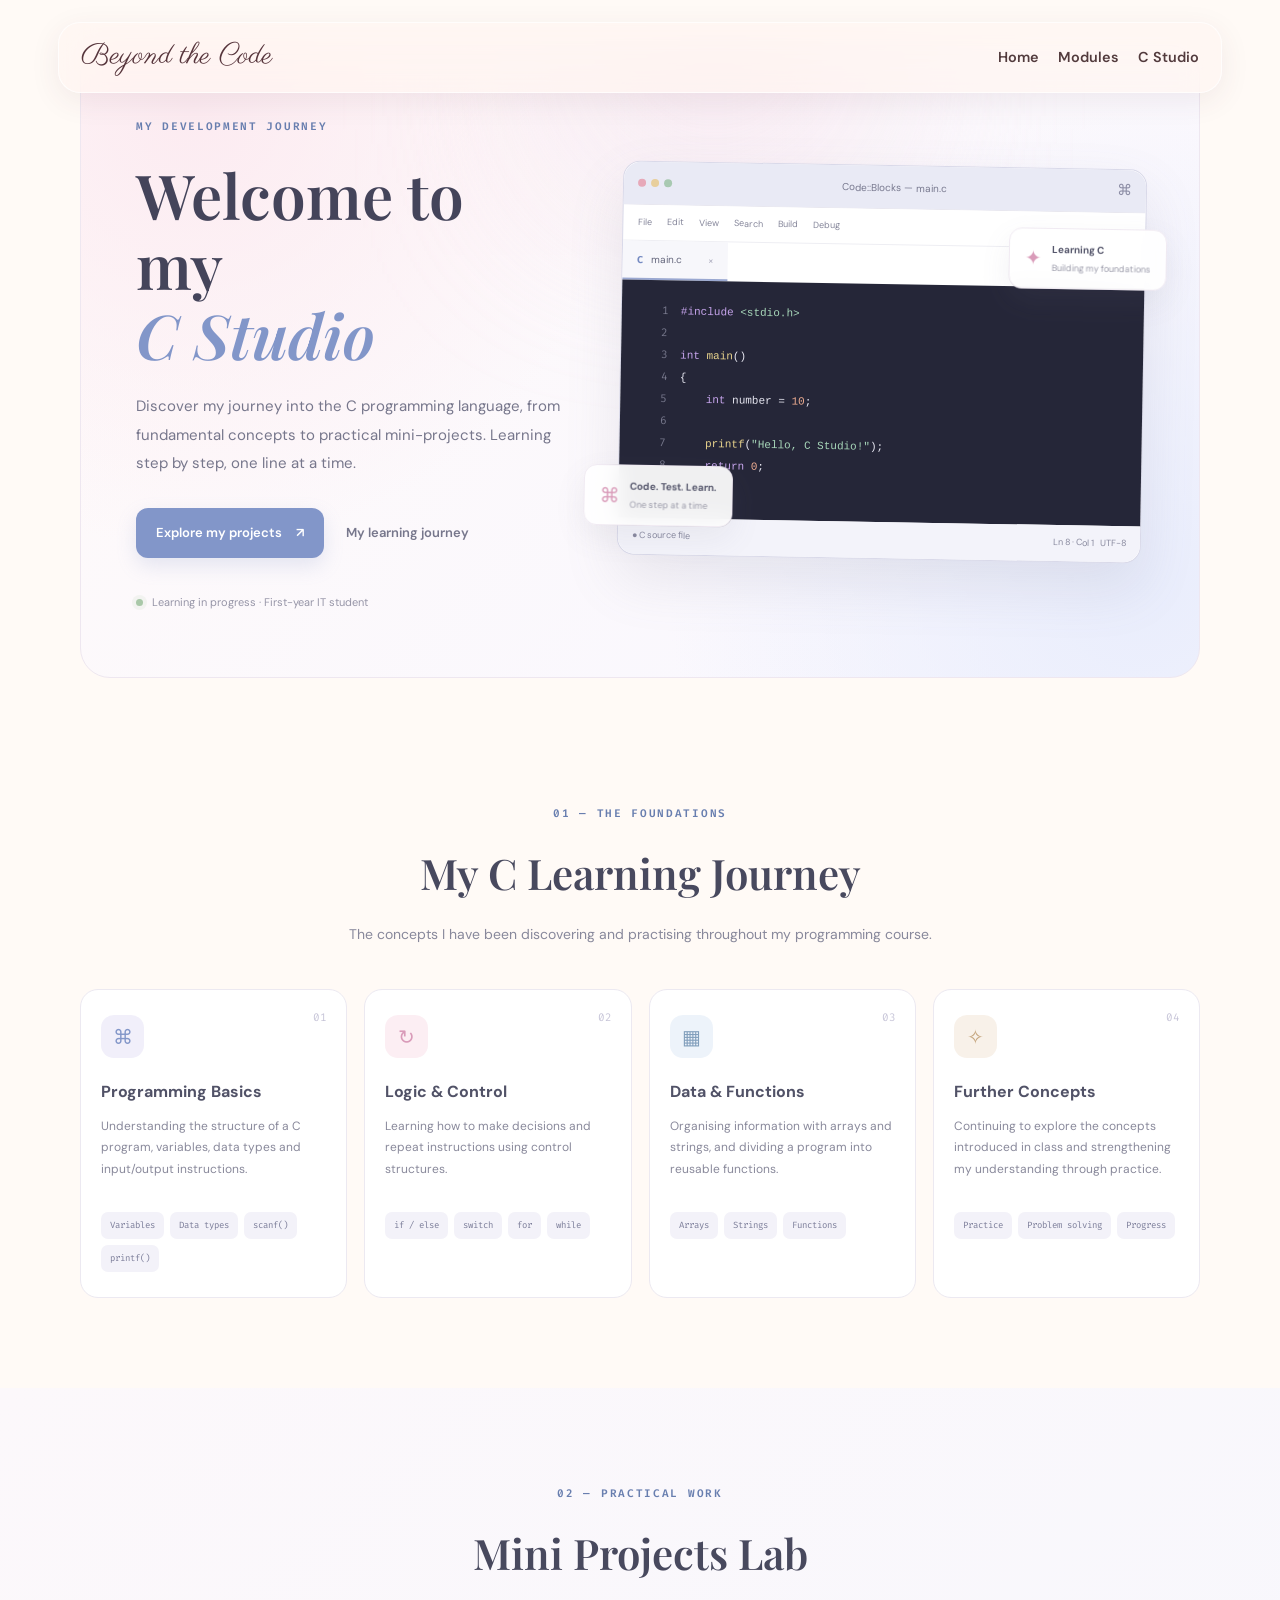
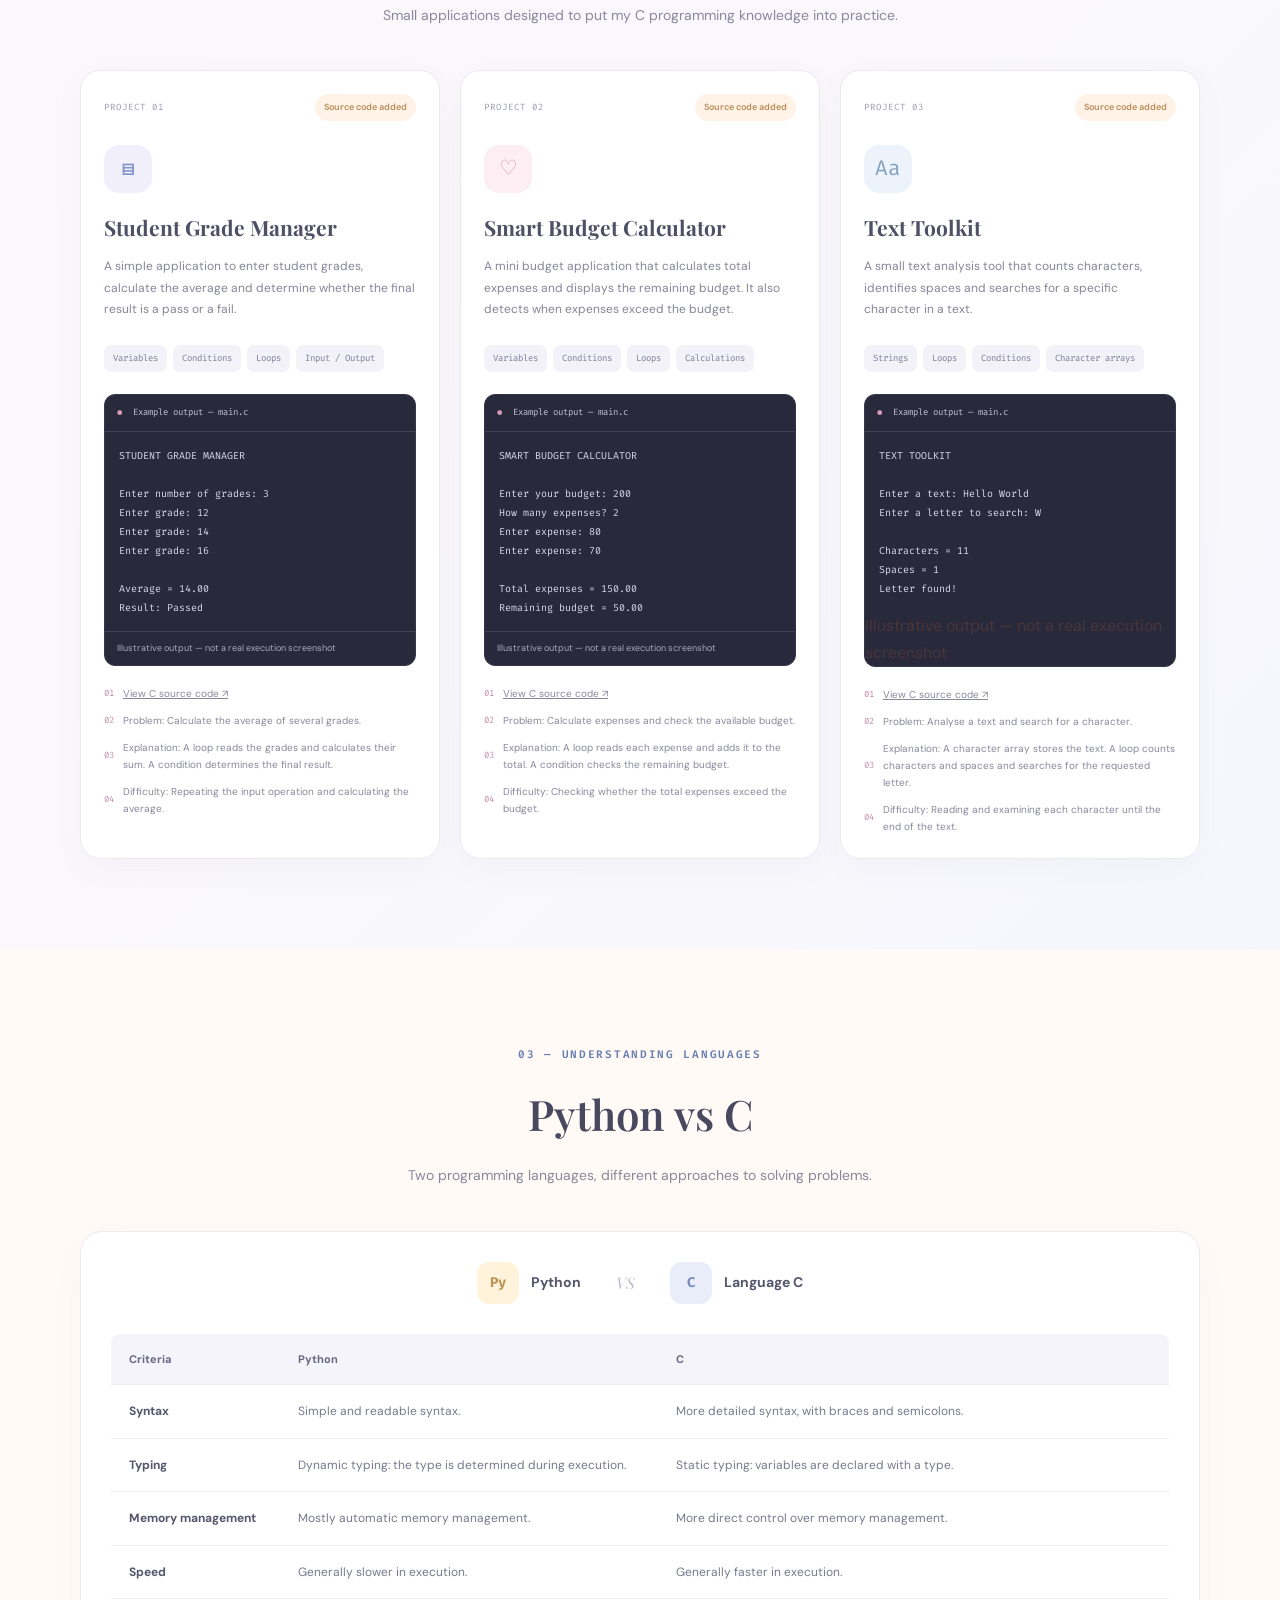
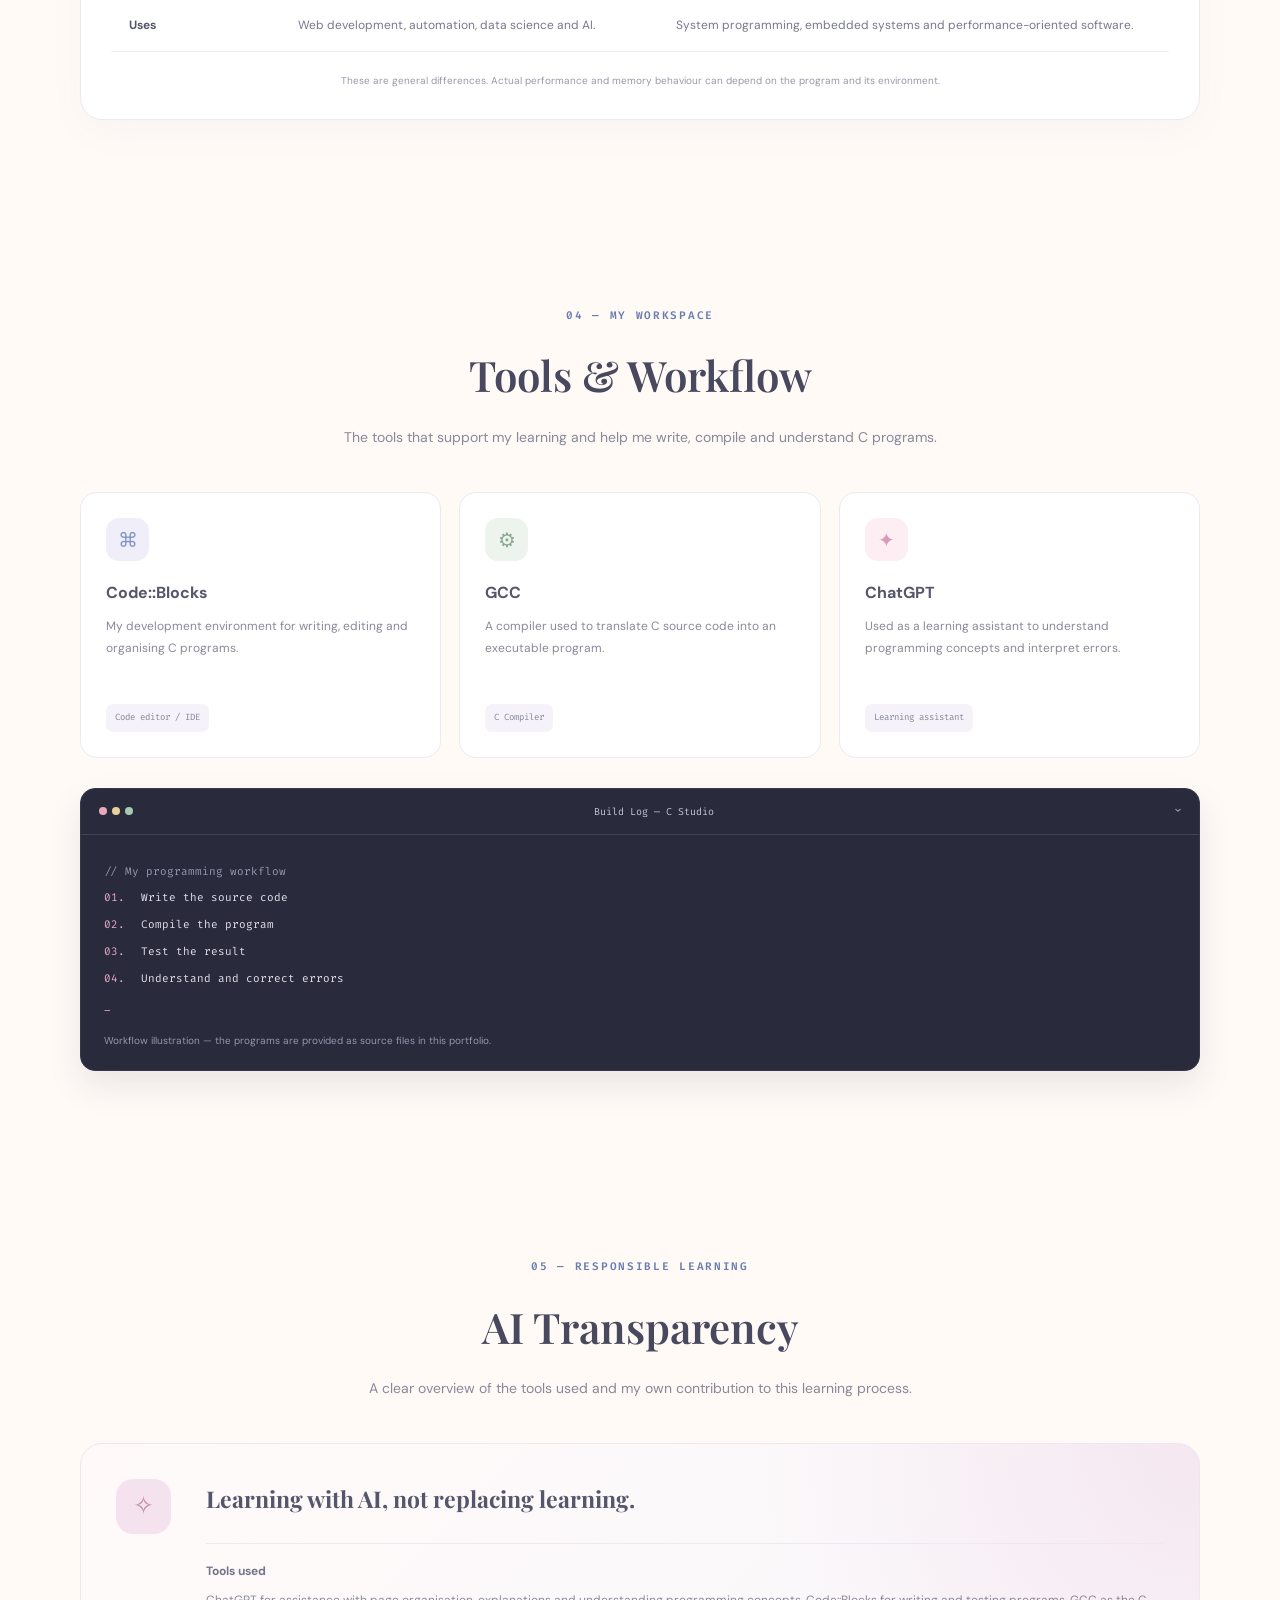
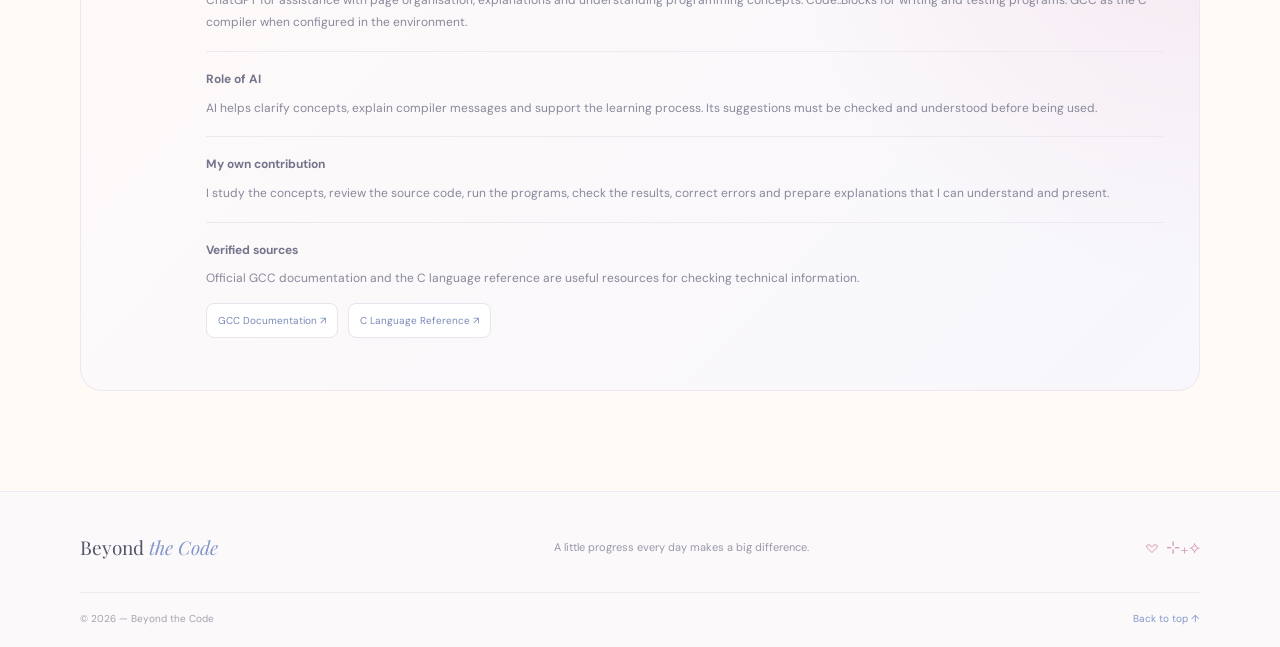
<file: developpement/langage-c.html>
<!DOCTYPE html>
<html lang="fr">
<head>
    <meta charset="UTF-8">
    <meta name="viewport" content="width=device-width, initial-scale=1.0">

    <title>C Studio | Beyond the Code</title>

    <link rel="preconnect" href="https://fonts.googleapis.com">
    <link rel="preconnect" href="https://fonts.gstatic.com" crossorigin>

    <link href="https://fonts.googleapis.com/css2?family=DM+Sans:wght@400;500;600;700&family=Fira+Code:wght@400;500;600&family=Playfair+Display:wght@500;600;700&display=swap" rel="stylesheet">

    <link rel="stylesheet" href="../css/style.css">
    <link rel="stylesheet" href="langage-c.css">
</head>

<body>

<header class="site-header">
    <nav class="nav-wrap">
        <a href="../index.html" class="brand">
            Beyond <span>the Code</span>
        </a>

        <div class="nav-links">
            <a href="../index.html">Home</a>
            <a href="../index.html#modules">Modules</a>
            <a href="#c-top" class="python-nav-chip">C Studio</a>
        </div>

        <button class="menu-toggle" aria-label="Open navigation menu">
            <span></span>
            <span></span>
            <span></span>
        </button>
    </nav>
</header>

<main id="c-top">

    <!-- HERO SECTION -->
    <section class="c-hero">
        <div class="c-hero-glow"></div>

        <div class="c-hero-content">
            <span class="c-eyebrow">MY DEVELOPMENT JOURNEY</span>

            <h1>
                Welcome to my
                <span>C Studio</span>
            </h1>

            <p class="c-hero-description">
                Discover my journey into the C programming language,
                from fundamental concepts to practical mini-projects.
                Learning step by step, one line at a time.
            </p>

            <div class="c-hero-actions">
                <a href="#c-projects" class="c-button">
                    Explore my projects <span>↗</span>
                </a>

                <a href="#c-journey" class="c-text-link">
                    My learning journey
                </a>
            </div>

            <div class="c-hero-note">
                <span class="c-note-dot"></span>
                Learning in progress · First-year IT student
            </div>
        </div>

        <div class="c-editor-window">
            <div class="c-editor-titlebar">
                <div class="c-window-controls">
                    <span></span>
                    <span></span>
                    <span></span>
                </div>
                <span>Code::Blocks — main.c</span>
                <span class="c-titlebar-icon">⌘</span>
            </div>

            <div class="c-editor-toolbar">
                <span>File</span>
                <span>Edit</span>
                <span>View</span>
                <span>Search</span>
                <span>Build</span>
                <span>Debug</span>
            </div>

            <div class="c-editor-tab">
                <span class="c-tab-icon">C</span>
                main.c
                <span class="c-tab-close">×</span>
            </div>

            <div class="c-code-area">
                <div class="c-line-numbers">
                    1<br>2<br>3<br>4<br>5<br>6<br>7<br>8
                </div>

                <pre><code><span class="c-code-purple">#include</span> <span class="c-code-green">&lt;stdio.h&gt;</span>

<span class="c-code-purple">int</span> <span class="c-code-yellow">main</span>()
{
    <span class="c-code-purple">int</span> number = <span class="c-code-orange">10</span>;

    <span class="c-code-yellow">printf</span>(<span class="c-code-green">"Hello, C Studio!"</span>);
    <span class="c-code-purple">return</span> <span class="c-code-orange">0</span>;
}</code></pre>
            </div>

            <div class="c-editor-status">
                <span>● C source file</span>
                <span>Ln 8 · Col 1 &nbsp; UTF-8</span>
            </div>

            <div class="c-floating-card c-floating-one">
                <span>✦</span>
                <div>
                    <strong>Learning C</strong>
                    <small>Building my foundations</small>
                </div>
            </div>

            <div class="c-floating-card c-floating-two">
                <span>⌘</span>
                <div>
                    <strong>Code. Test. Learn.</strong>
                    <small>One step at a time</small>
                </div>
            </div>
        </div>
    </section>


    <!-- LEARNING JOURNEY -->
    <section class="c-section" id="c-journey">
        <div class="c-section-heading">
            <span class="c-section-kicker">01 — THE FOUNDATIONS</span>
            <h2>My C Learning Journey</h2>
            <p>
                The concepts I have been discovering and practising
                throughout my programming course.
            </p>
        </div>

        <div class="c-journey-grid">

            <article class="c-journey-card">
                <span class="c-card-number">01</span>
                <div class="c-journey-icon">⌘</div>
                <h3>Programming Basics</h3>
                <p>
                    Understanding the structure of a C program,
                    variables, data types and input/output instructions.
                </p>
                <div class="c-tags">
                    <span>Variables</span>
                    <span>Data types</span>
                    <span>scanf()</span>
                    <span>printf()</span>
                </div>
            </article>

            <article class="c-journey-card">
                <span class="c-card-number">02</span>
                <div class="c-journey-icon">↻</div>
                <h3>Logic & Control</h3>
                <p>
                    Learning how to make decisions and repeat
                    instructions using control structures.
                </p>
                <div class="c-tags">
                    <span>if / else</span>
                    <span>switch</span>
                    <span>for</span>
                    <span>while</span>
                </div>
            </article>

            <article class="c-journey-card">
                <span class="c-card-number">03</span>
                <div class="c-journey-icon">▦</div>
                <h3>Data & Functions</h3>
                <p>
                    Organising information with arrays and strings,
                    and dividing a program into reusable functions.
                </p>
                <div class="c-tags">
                    <span>Arrays</span>
                    <span>Strings</span>
                    <span>Functions</span>
                </div>
            </article>

            <article class="c-journey-card">
                <span class="c-card-number">04</span>
                <div class="c-journey-icon">✧</div>
                <h3>Further Concepts</h3>
                <p>
                    Continuing to explore the concepts introduced
                    in class and strengthening my understanding
                    through practice.
                </p>
                <div class="c-tags">
                    <span>Practice</span>
                    <span>Problem solving</span>
                    <span>Progress</span>
                </div>
            </article>

        </div>
    </section>


    <!-- PROJECTS -->
    <section class="c-section c-projects-section" id="c-projects">
        <div class="c-section-heading">
            <span class="c-section-kicker">02 — PRACTICAL WORK</span>
            <h2>Mini Projects Lab</h2>
            <p>
                Small applications designed to put my C programming
                knowledge into practice.
            </p>
        </div>

        <div class="c-project-grid">

            <!-- PROJECT 1: STUDENT GRADE MANAGER -->
            <article class="c-project-card">
                <div class="c-project-top">
                    <span class="c-project-label">PROJECT 01</span>
                    <span class="c-project-status">Source code added</span>
                </div>

                <div class="c-project-icon">▤</div>

                <h3>Student Grade Manager</h3>

                <p class="c-project-description">
                    A simple application to enter student grades,
                    calculate the average and determine whether
                    the final result is a pass or a fail.
                </p>

                <div class="c-project-tags">
                    <span>Variables</span>
                    <span>Conditions</span>
                    <span>Loops</span>
                    <span>Input / Output</span>
                </div>

                <div class="c-project-preview">
                    <div class="c-preview-heading">
                        <span>●</span> Example output — main.c
                    </div>

                    <pre>STUDENT GRADE MANAGER

Enter number of grades: 3
Enter grade: 12
Enter grade: 14
Enter grade: 16

Average = 14.00
Result: Passed</pre>

                    <span class="c-preview-placeholder">
                        Illustrative output — not a real execution screenshot
                    </span>
                </div>

                <div class="c-project-details">
                    <p>
                        <span>01</span>
                        <a href="student_grade_manager.c"
                           target="_blank" rel="noopener noreferrer">
                            View C source code ↗
                        </a>
                    </p>

                    <p>
                        <span>02</span>
                        Problem: Calculate the average of several grades.
                    </p>

                    <p>
                        <span>03</span>
                        Explanation: A loop reads the grades and calculates their sum. A condition determines the final result.
                    </p>

                    <p>
                        <span>04</span>
                        Difficulty: Repeating the input operation and calculating the average.
                    </p>
                </div>
            </article>


            <!-- PROJECT 2: SMART BUDGET CALCULATOR -->
            <article class="c-project-card">
                <div class="c-project-top">
                    <span class="c-project-label">PROJECT 02</span>
                    <span class="c-project-status">Source code added</span>
                </div>

                <div class="c-project-icon">♡</div>

                <h3>Smart Budget Calculator</h3>

                <p class="c-project-description">
                    A mini budget application that calculates total
                    expenses and displays the remaining budget.
                    It also detects when expenses exceed the budget.
                </p>

                <div class="c-project-tags">
                    <span>Variables</span>
                    <span>Conditions</span>
                    <span>Loops</span>
                    <span>Calculations</span>
                </div>

                <div class="c-project-preview">
                    <div class="c-preview-heading">
                        <span>●</span> Example output — main.c
                    </div>

                    <pre>SMART BUDGET CALCULATOR

Enter your budget: 200
How many expenses? 2
Enter expense: 80
Enter expense: 70

Total expenses = 150.00
Remaining budget = 50.00</pre>

                    <span class="c-preview-placeholder">
                        Illustrative output — not a real execution screenshot
                    </span>
                </div>

                <div class="c-project-details">
                    <p>
                        <span>01</span>
                        <a href="smart_budget.c"
                           target="_blank" rel="noopener noreferrer">
                            View C source code ↗
                        </a>
                    </p>

                    <p>
                        <span>02</span>
                        Problem: Calculate expenses and check the available budget.
                    </p>

                    <p>
                        <span>03</span>
                        Explanation: A loop reads each expense and adds it to the total. A condition checks the remaining budget.
                    </p>

                    <p>
                        <span>04</span>
                        Difficulty: Checking whether the total expenses exceed the budget.
                    </p>
                </div>
            </article>


            <!-- PROJECT 3: TEXT TOOLKIT -->
            <article class="c-project-card">
                <div class="c-project-top">
                    <span class="c-project-label">PROJECT 03</span>
                    <span class="c-project-status">Source code added</span>
                </div>

                <div class="c-project-icon">Aa</div>

                <h3>Text Toolkit</h3>

                <p class="c-project-description">
                    A small text analysis tool that counts characters,
                    identifies spaces and searches for a specific
                    character in a text.
                </p>

                <div class="c-project-tags">
                    <span>Strings</span>
                    <span>Loops</span>
                    <span>Conditions</span>
                    <span>Character arrays</span>
                </div>

                <div class="c-project-preview">
                    <div class="c-preview-heading">
                        <span>●</span> Example output — main.c
                    </div>

                    <pre>TEXT TOOLKIT

Enter a text: Hello World
Enter a letter to search: W

Characters = 11
Spaces = 1
Letter found!</pre>

                    <span class="c-project-placeholder">
                        Illustrative output — not a real execution screenshot
                    </span>
                </div>

                <div class="c-project-details">
                    <p>
                        <span>01</span>
                        <a href="text_toolkit.c"
                           target="_blank" rel="noopener noreferrer">
                            View C source code ↗
                        </a>
                    </p>

                    <p>
                        <span>02</span>
                        Problem: Analyse a text and search for a character.
                    </p>

                    <p>
                        <span>03</span>
                        Explanation: A character array stores the text. A loop counts characters and spaces and searches for the requested letter.
                    </p>

                    <p>
                        <span>04</span>
                        Difficulty: Reading and examining each character until the end of the text.
                    </p>
                </div>
            </article>

        </div>
    </section>


    <!-- PYTHON VS C -->
    <section class="c-section" id="c-comparison">
        <div class="c-section-heading">
            <span class="c-section-kicker">03 — UNDERSTANDING LANGUAGES</span>
            <h2>Python vs C</h2>
            <p>
                Two programming languages, different approaches
                to solving problems.
            </p>
        </div>

        <div class="c-comparison-card">
            <div class="c-comparison-intro">
                <div>
                    <span class="c-language-symbol python-symbol">Py</span>
                    <strong>Python</strong>
                </div>
                <span class="c-vs">VS</span>
                <div>
                    <span class="c-language-symbol c-symbol">C</span>
                    <strong>Language C</strong>
                </div>
            </div>

            <div class="c-table-wrapper">
                <table class="c-comparison-table">
                    <thead>
                        <tr>
                            <th>Criteria</th>
                            <th>Python</th>
                            <th>C</th>
                        </tr>
                    </thead>

                    <tbody>
                        <tr>
                            <td>Syntax</td>
                            <td>Simple and readable syntax.</td>
                            <td>More detailed syntax, with braces and semicolons.</td>
                        </tr>

                        <tr>
                            <td>Typing</td>
                            <td>Dynamic typing: the type is determined during execution.</td>
                            <td>Static typing: variables are declared with a type.</td>
                        </tr>

                        <tr>
                            <td>Memory management</td>
                            <td>Mostly automatic memory management.</td>
                            <td>More direct control over memory management.</td>
                        </tr>

                        <tr>
                            <td>Speed</td>
                            <td>Generally slower in execution.</td>
                            <td>Generally faster in execution.</td>
                        </tr>

                        <tr>
                            <td>Uses</td>
                            <td>Web development, automation, data science and AI.</td>
                            <td>System programming, embedded systems and performance-oriented software.</td>
                        </tr>
                    </tbody>
                </table>
            </div>

            <p class="c-comparison-note">
                These are general differences. Actual performance and
                memory behaviour can depend on the program and its environment.
            </p>
        </div>
    </section>


    <!-- TOOLS -->
    <section class="c-section" id="c-tools">
        <div class="c-section-heading">
            <span class="c-section-kicker">04 — MY WORKSPACE</span>
            <h2>Tools & Workflow</h2>
            <p>
                The tools that support my learning and help me
                write, compile and understand C programs.
            </p>
        </div>

        <div class="c-tools-grid">

            <article class="c-tool-card">
                <div class="c-tool-icon">⌘</div>
                <h3>Code::Blocks</h3>
                <p>
                    My development environment for writing,
                    editing and organising C programs.
                </p>
                <span class="c-tool-caption">Code editor / IDE</span>
            </article>

            <article class="c-tool-card">
                <div class="c-tool-icon">⚙</div>
                <h3>GCC</h3>
                <p>
                    A compiler used to translate C source code
                    into an executable program.
                </p>
                <span class="c-tool-caption">C Compiler</span>
            </article>

            <article class="c-tool-card">
                <div class="c-tool-icon">✦</div>
                <h3>ChatGPT</h3>
                <p>
                    Used as a learning assistant to understand
                    programming concepts and interpret errors.
                </p>
                <span class="c-tool-caption">Learning assistant</span>
            </article>

        </div>

        <div class="c-terminal">
            <div class="c-terminal-header">
                <div class="c-terminal-dots">
                    <span></span><span></span><span></span>
                </div>
                <span>Build Log — C Studio</span>
                <span>⌄</span>
            </div>

            <div class="c-terminal-body">
                <p class="terminal-muted">// My programming workflow</p>
                <p><span class="terminal-pink">01.</span> Write the source code</p>
                <p><span class="terminal-pink">02.</span> Compile the program</p>
                <p><span class="terminal-pink">03.</span> Test the result</p>
                <p><span class="terminal-pink">04.</span> Understand and correct errors</p>
                <p class="terminal-cursor">_</p>
                <small>
                    Workflow illustration — the programs are provided
                    as source files in this portfolio.
                </small>
            </div>
        </div>
    </section>


    <!-- AI TRANSPARENCY -->
    <section class="c-section c-ai-section" id="c-ai">
        <div class="c-section-heading">
            <span class="c-section-kicker">05 — RESPONSIBLE LEARNING</span>
            <h2>AI Transparency</h2>
            <p>
                A clear overview of the tools used and my own
                contribution to this learning process.
            </p>
        </div>

        <div class="c-ai-card">
            <div class="c-ai-icon">✧</div>

            <div class="c-ai-content">
                <h3>Learning with AI, not replacing learning.</h3>

                <div class="c-ai-row">
                    <h4>Tools used</h4>
                    <p>
                        ChatGPT for assistance with page organisation,
                        explanations and understanding programming concepts.
                        Code::Blocks for writing and testing programs.
                        GCC as the C compiler when configured in the environment.
                    </p>
                </div>

                <div class="c-ai-row">
                    <h4>Role of AI</h4>
                    <p>
                        AI helps clarify concepts, explain compiler messages
                        and support the learning process. Its suggestions
                        must be checked and understood before being used.
                    </p>
                </div>

                <div class="c-ai-row">
                    <h4>My own contribution</h4>
                    <p>
                        I study the concepts, review the source code,
                        run the programs, check the results, correct errors
                        and prepare explanations that I can understand
                        and present.
                    </p>
                </div>

                <div class="c-ai-row">
                    <h4>Verified sources</h4>
                    <p>
                        Official GCC documentation and the C language
                        reference are useful resources for checking
                        technical information.
                    </p>

                    <div class="c-source-links">
                        <a href="https://gcc.gnu.org/onlinedocs/"
                           target="_blank" rel="noopener noreferrer">
                            GCC Documentation ↗
                        </a>

                        <a href="https://en.cppreference.com/w/c"
                           target="_blank" rel="noopener noreferrer">
                            C Language Reference ↗
                        </a>
                    </div>
                </div>
            </div>
        </div>
    </section>

</main>


<!-- FOOTER -->
<footer class="c-footer">
    <div class="c-footer-inner">
        <a href="../index.html" class="c-footer-brand">
            Beyond <span>the Code</span>
        </a>

        <p>
            A little progress every day makes a big difference.
        </p>

        <span class="c-footer-symbol">𖹭 ⊹₊⟡</span>
    </div>

    <div class="c-footer-bottom">
        <span>© 2026 — Beyond the Code</span>
        <a href="#c-top">Back to top ↑</a>
    </div>
</footer>

<script src="../js/script.js"></script>

</body>
</html>
</file>
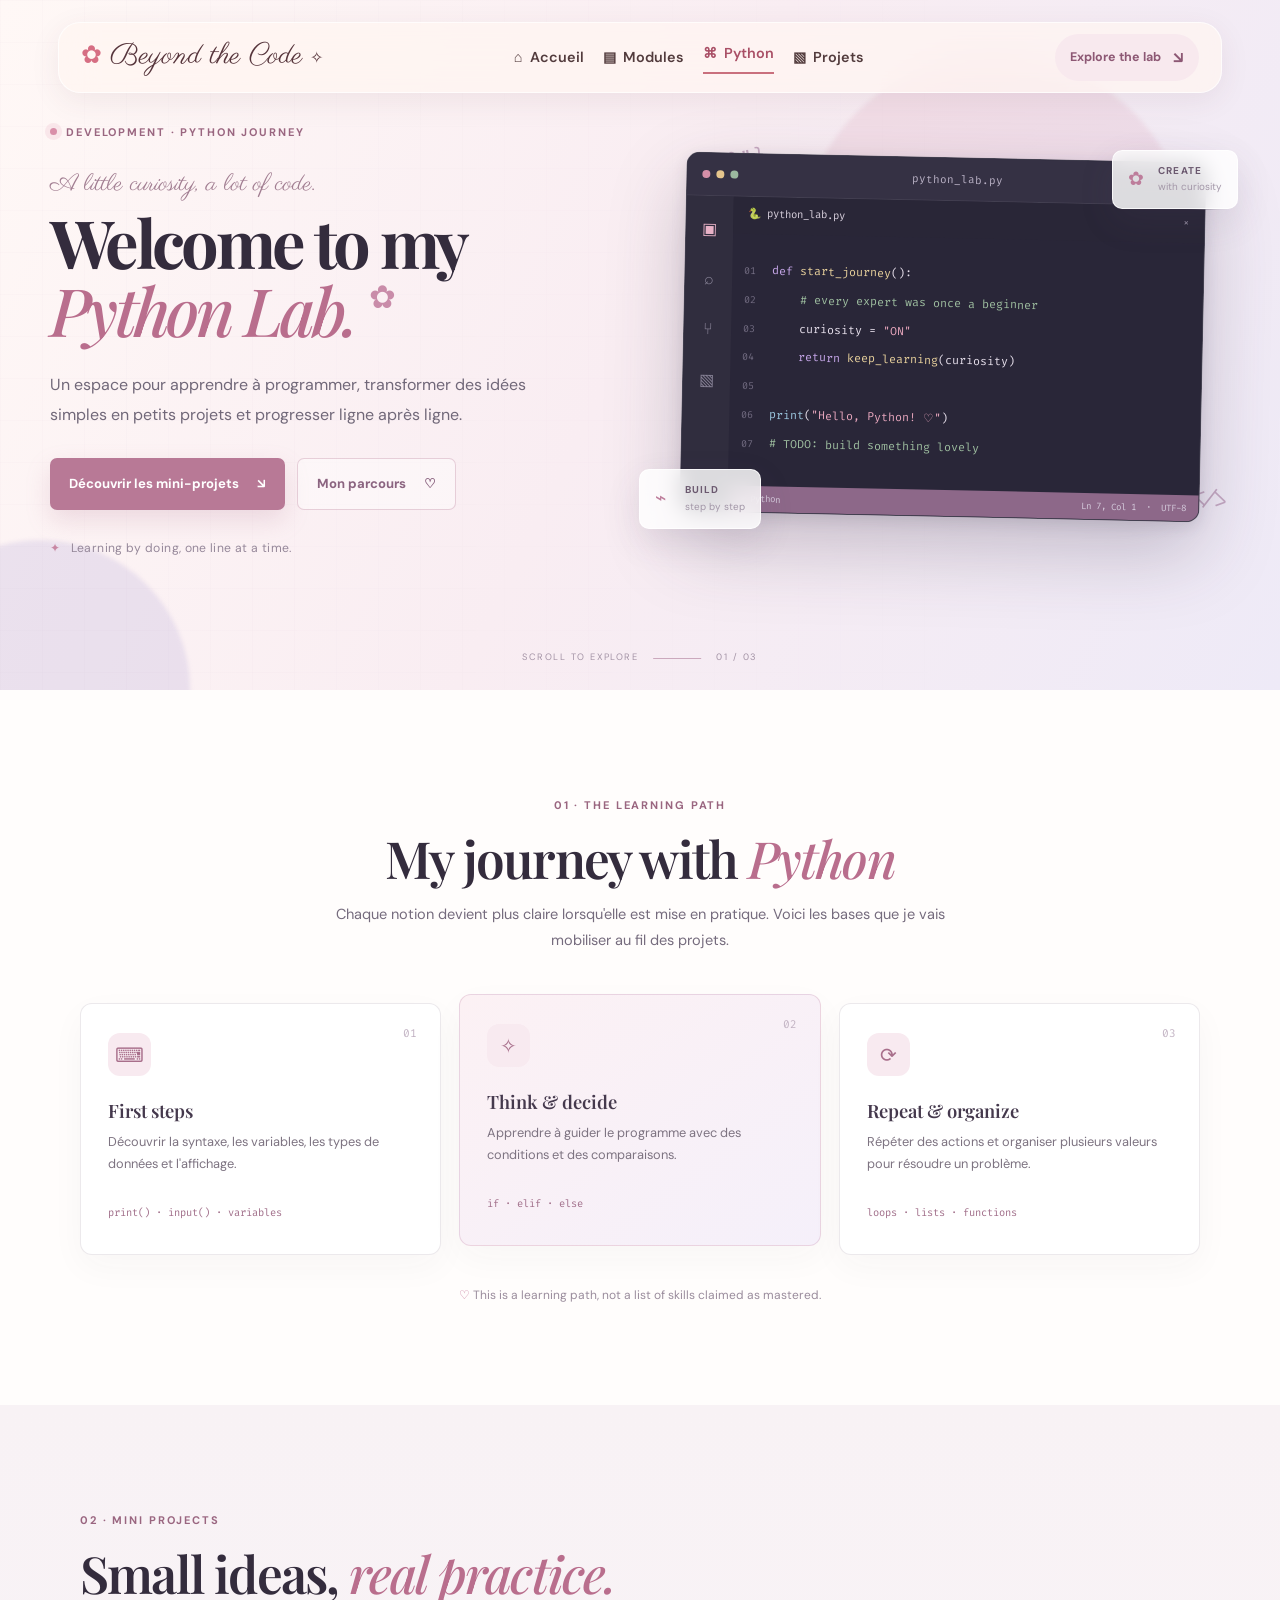
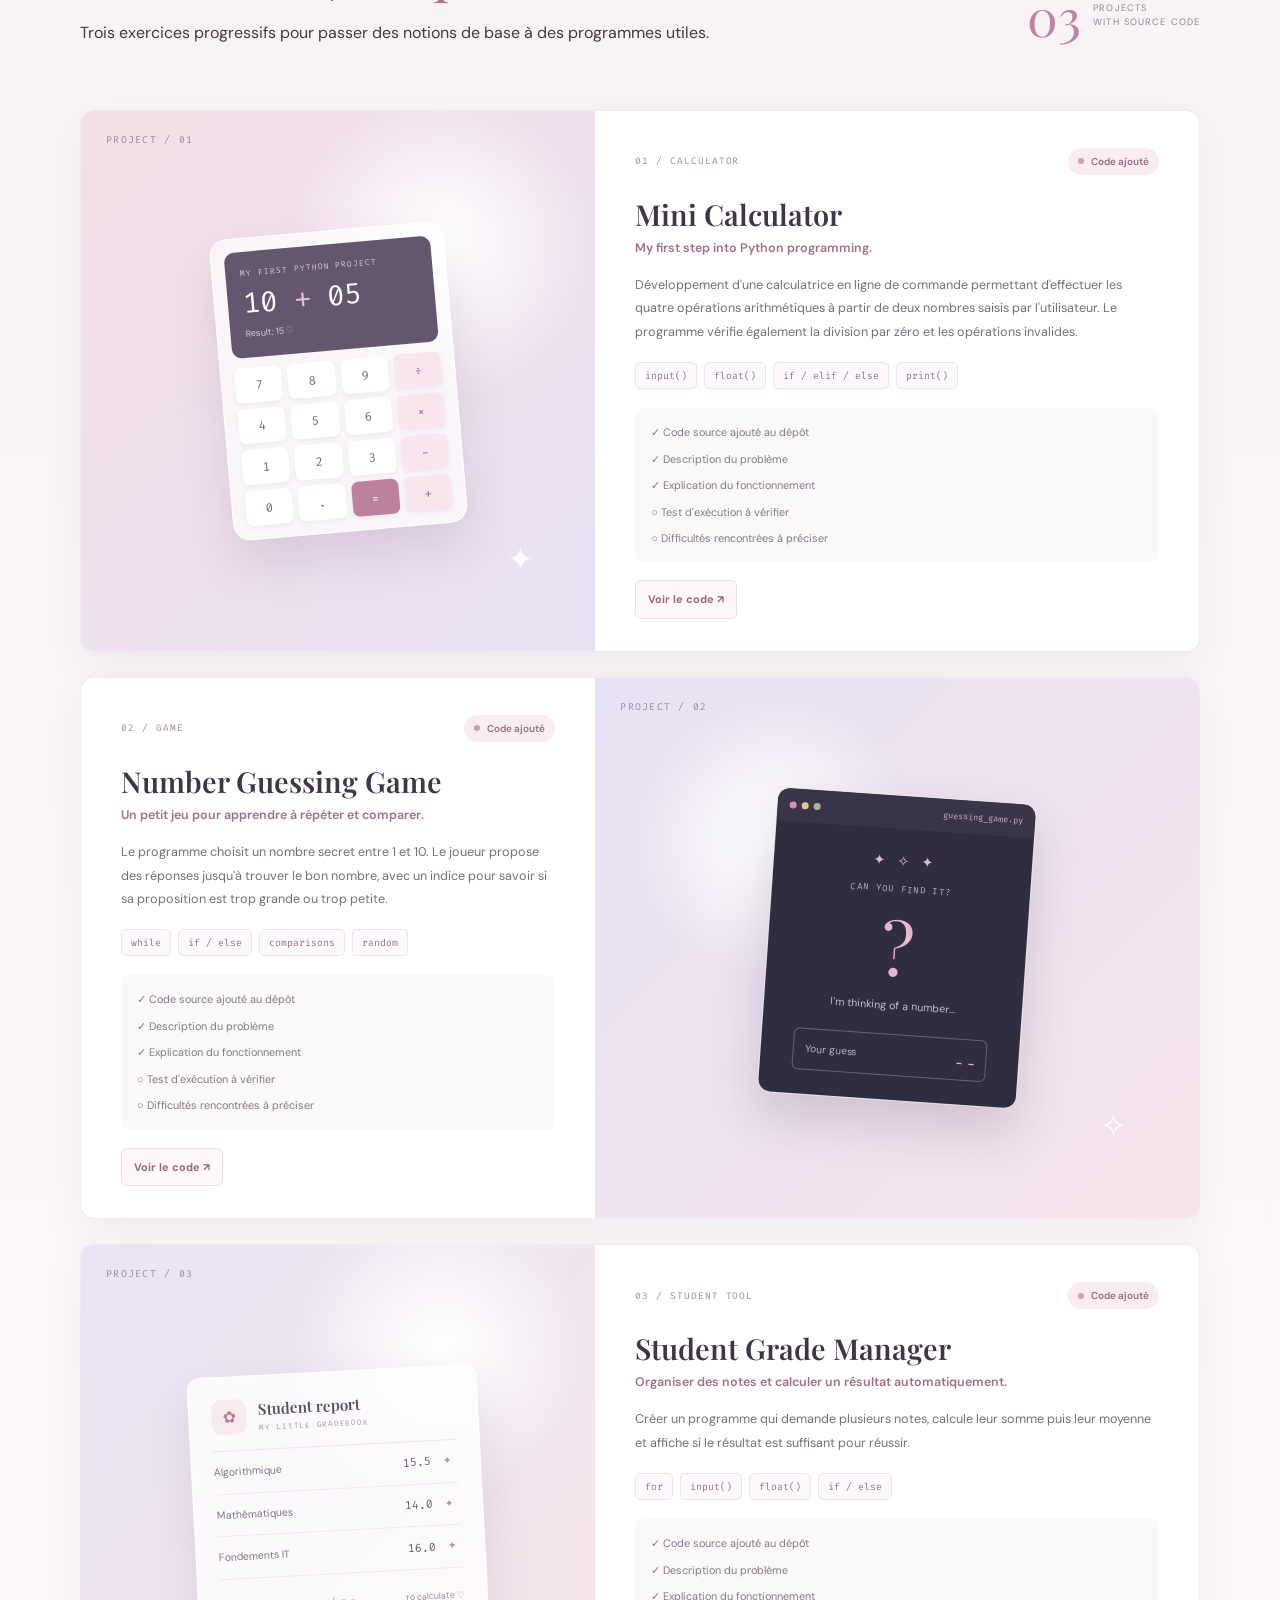
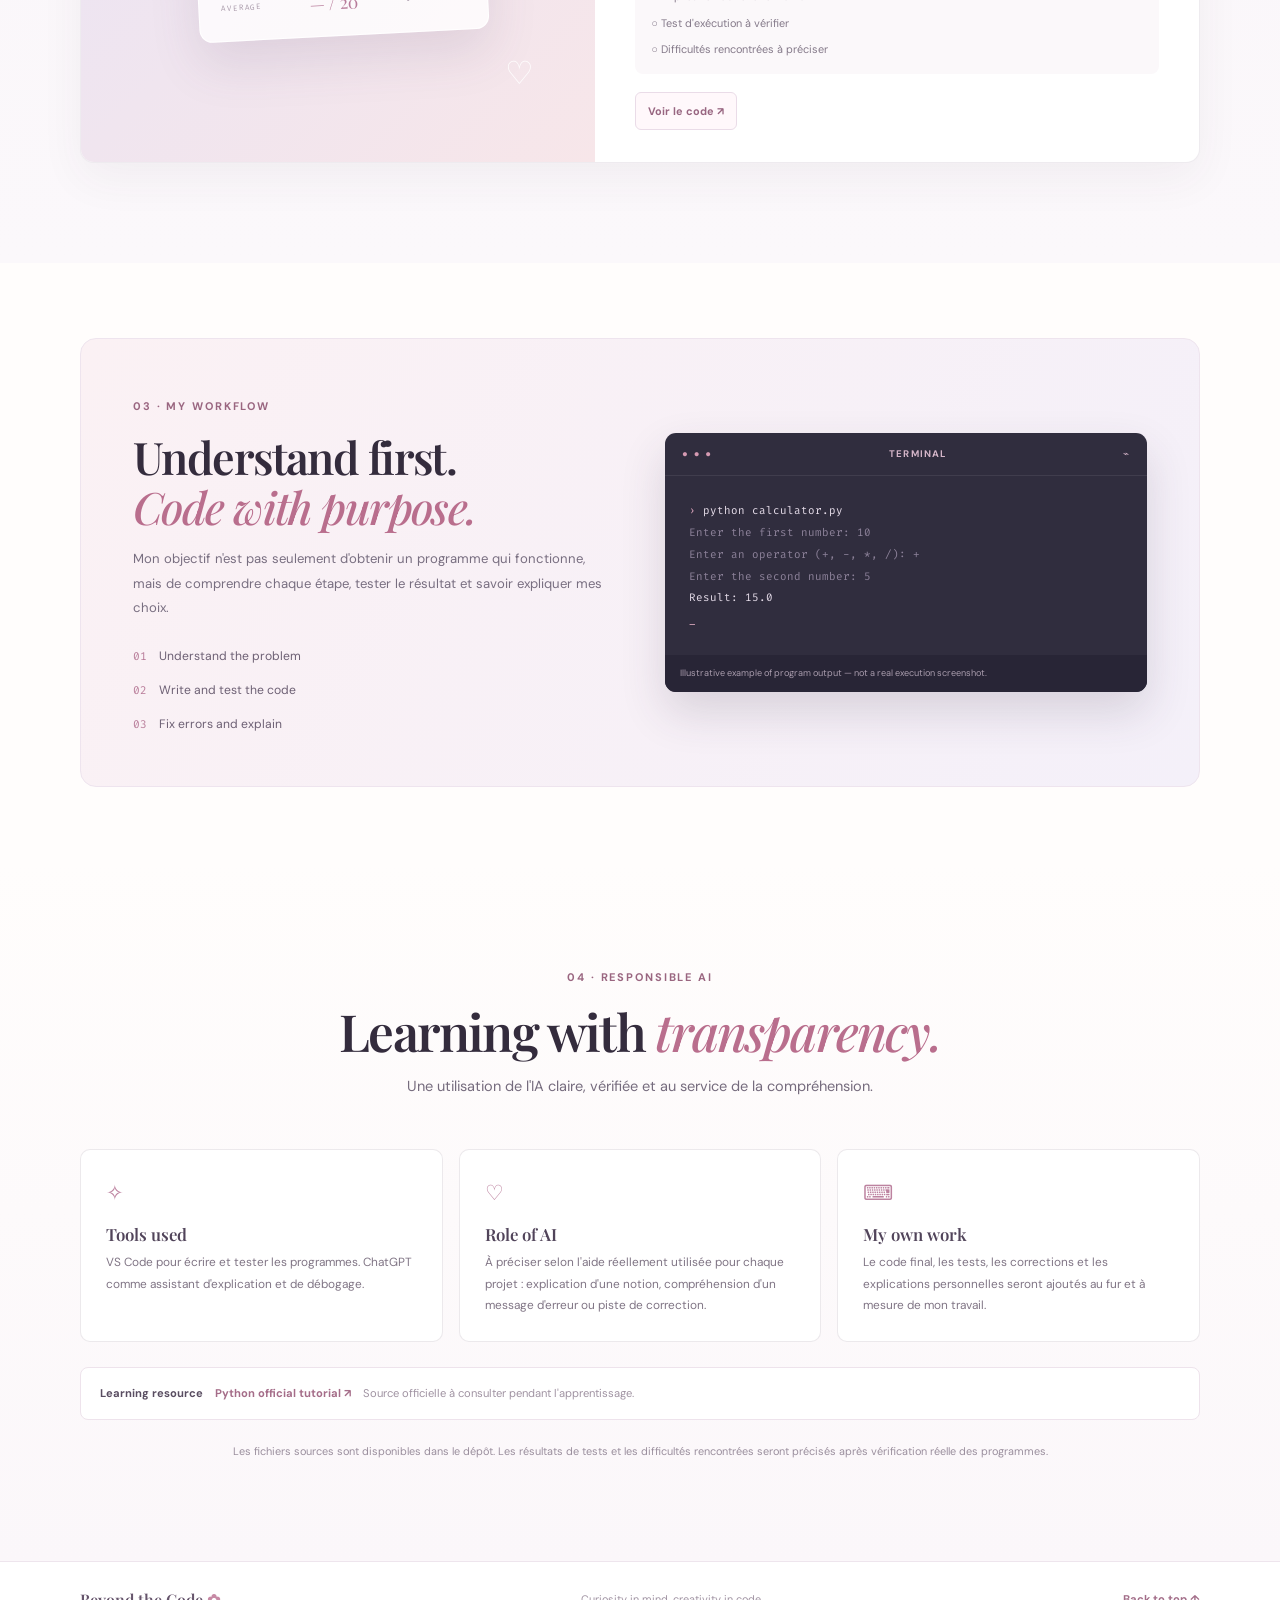
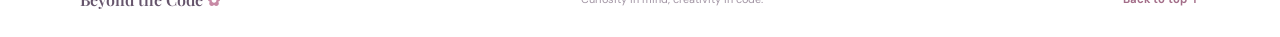
<file: developpement/python.html>
<!DOCTYPE html>
<html lang="fr">
<head>
    <meta charset="UTF-8">
    <meta name="viewport" content="width=device-width, initial-scale=1.0">
    <meta name="description" content="Mon parcours d'apprentissage de Python et trois mini-projets réalisés progressivement.">
    <meta name="theme-color" content="#f8e6e8">
    <title>Python Lab | Beyond the Code</title>

    <link rel="preconnect" href="https://fonts.googleapis.com">
    <link rel="preconnect" href="https://fonts.gstatic.com" crossorigin>
    <link href="https://fonts.googleapis.com/css2?family=DM+Sans:wght@400;500;600;700&family=Playfair+Display:wght@500;600;700&family=Fira+Code:wght@400;500;600&family=Parisienne&display=swap" rel="stylesheet">

    <link rel="stylesheet" href="../css/style.css">
    <link rel="stylesheet" href="python.css">
</head>
<body>

<header class="site-header">
    <div class="nav-wrap">
        <a class="brand" href="../index.html" aria-label="Beyond the Code, accueil">
            <span class="brand-flower">✿</span>
            <span>Beyond the Code</span>
            <span class="brand-sparkle">✧</span>
        </a>

        <button class="menu-toggle" type="button" aria-label="Ouvrir le menu" aria-expanded="false">☰</button>

        <nav class="nav-links" aria-label="Navigation principale">
            <a href="../index.html">⌂ <span>Accueil</span></a>
            <a href="../index.html#modules">▤ <span>Modules</span></a>
            <a class="active" href="#python-top">⌘ <span>Python</span></a>
            <a href="../index.html#projets">▧ <span>Projets</span></a>
        </nav>

        <a class="python-nav-chip" href="#mini-projets">Explore the lab <span>↘</span></a>
    </div>
</header>

<main id="python-top">

    <!-- HERO -->
    <section class="py-hero">
        <div class="py-hero-glow py-glow-one"></div>
        <div class="py-hero-glow py-glow-two"></div>
        <div class="py-hero-grid"></div>

        <div class="py-hero-inner">
            <div class="py-hero-copy">
                <span class="py-eyebrow"><span class="py-eyebrow-dot"></span> DEVELOPMENT · PYTHON JOURNEY</span>
                <p class="py-overline">A little curiosity, a lot of code.</p>
                <h1>Welcome to my<br><em>Python Lab.</em><span class="py-title-flower">✿</span></h1>
                <p class="py-hero-text">
                    Un espace pour apprendre à programmer, transformer des idées simples
                    en petits projets et progresser ligne après ligne.
                </p>
                <div class="py-hero-actions">
                    <a class="py-button py-button-primary" href="#mini-projets">Découvrir les mini-projets <span>↘</span></a>
                    <a class="py-button py-button-ghost" href="#mon-parcours">Mon parcours <span>♡</span></a>
                </div>
                <div class="py-hero-note"><span>✦</span> Learning by doing, one line at a time.</div>
            </div>

            <div class="py-editor-scene" aria-label="Illustration décorative d'un éditeur de code inspiré de VS Code">
                <div class="py-editor-window">
                    <div class="py-editor-topbar">
                        <div class="py-window-dots"><i></i><i></i><i></i></div>
                        <span class="py-editor-title">python_lab.py</span>
                        <span class="py-editor-heart">♡</span>
                    </div>
                    <div class="py-editor-body">
                        <div class="py-editor-sidebar">
                            <span class="py-side-icon active">▣</span>
                            <span class="py-side-icon">⌕</span>
                            <span class="py-side-icon">⑂</span>
                            <span class="py-side-icon">▧</span>
                        </div>
                        <div class="py-code-area">
                            <div class="py-file-tab"><span>🐍</span> python_lab.py <b>×</b></div>
                            <div class="py-code-lines" aria-hidden="true">
                                <div><small>01</small><span class="py-purple">def</span> <span class="py-yellow">start_journey</span>():</div>
                                <div><small>02</small>&nbsp;&nbsp;&nbsp;&nbsp;<span class="py-green"># every expert was once a beginner</span></div>
                                <div><small>03</small>&nbsp;&nbsp;&nbsp;&nbsp;curiosity = <span class="py-pink">"ON"</span></div>
                                <div><small>04</small>&nbsp;&nbsp;&nbsp;&nbsp;<span class="py-purple">return</span> <span class="py-yellow">keep_learning</span>(curiosity)</div>
                                <div><small>05</small></div>
                                <div><small>06</small><span class="py-blue">print</span>(<span class="py-pink">"Hello, Python! ♡"</span>)</div>
                                <div><small>07</small><span class="py-green"># TODO: build something lovely</span></div>
                            </div>
                            <div class="py-editor-status"><span>⌘ Python</span><span>Ln 7, Col 1&nbsp; · &nbsp;UTF-8</span></div>
                        </div>
                    </div>
                </div>
                <div class="py-float-card py-float-top"><span>✿</span><b>CREATE</b><small>with curiosity</small></div>
                <div class="py-float-card py-float-bottom"><span>⌁</span><b>BUILD</b><small>step by step</small></div>
                <div class="py-orbit py-orbit-one">{"}"}</div>
                <div class="py-orbit py-orbit-two">&lt;/&gt;</div>
            </div>
        </div>

        <div class="py-hero-bottom"><span>SCROLL TO EXPLORE</span><i></i><span>01 / 03</span></div>
    </section>

    <!-- INTRO / JOURNEY -->
    <section class="py-section py-journey" id="mon-parcours">
        <div class="py-container">
            <div class="py-section-heading">
                <span class="py-section-kicker">01 · THE LEARNING PATH</span>
                <h2>My journey with <em>Python</em></h2>
                <p>Chaque notion devient plus claire lorsqu'elle est mise en pratique. Voici les bases que je vais mobiliser au fil des projets.</p>
            </div>

            <div class="py-journey-grid">
                <article class="py-concept-card">
                    <span class="py-concept-number">01</span>
                    <div class="py-concept-icon">⌨</div>
                    <h3>First steps</h3>
                    <p>Découvrir la syntaxe, les variables, les types de données et l'affichage.</p>
                    <span class="py-concept-tag">print() · input() · variables</span>
                </article>
                <article class="py-concept-card py-concept-featured">
                    <span class="py-concept-number">02</span>
                    <div class="py-concept-icon">✧</div>
                    <h3>Think & decide</h3>
                    <p>Apprendre à guider le programme avec des conditions et des comparaisons.</p>
                    <span class="py-concept-tag">if · elif · else</span>
                </article>
                <article class="py-concept-card">
                    <span class="py-concept-number">03</span>
                    <div class="py-concept-icon">⟳</div>
                    <h3>Repeat & organize</h3>
                    <p>Répéter des actions et organiser plusieurs valeurs pour résoudre un problème.</p>
                    <span class="py-concept-tag">loops · lists · functions</span>
                </article>
            </div>
            <p class="py-journey-footnote"><span>♡</span> This is a learning path, not a list of skills claimed as mastered.</p>
        </div>
    </section>

    <!-- PROJECTS -->
    <section class="py-section py-projects" id="mini-projets">
        <div class="py-container">
            <div class="py-section-heading py-heading-row">
                <div>
                    <span class="py-section-kicker">02 · MINI PROJECTS</span>
                    <h2>Small ideas, <em>real practice.</em></h2>
                    <p>Trois exercices progressifs pour passer des notions de base à des programmes utiles.</p>
                </div>
                <div class="py-project-counter"><strong>03</strong><span>PROJECTS<br>WITH SOURCE CODE</span></div>
            </div>

            <div class="py-project-list">

                <!-- PROJECT 01: MINI CALCULATOR -->
                <article class="py-project-card">
                    <div class="py-project-visual py-calculator-visual">
                        <div class="py-project-index">PROJECT / 01</div>
                        <div class="py-calculator">
                            <div class="py-calc-screen">
                                <small>MY FIRST PYTHON PROJECT</small>
                                <strong>10 <i>+</i> 05</strong>
                                <span>Result: 15 ♡</span>
                            </div>
                            <div class="py-calc-keys">
                                <b>7</b><b>8</b><b>9</b><b class="op">÷</b>
                                <b>4</b><b>5</b><b>6</b><b class="op">×</b>
                                <b>1</b><b>2</b><b>3</b><b class="op">−</b>
                                <b class="zero">0</b><b>.</b><b class="equal">=</b><b class="op">+</b>
                            </div>
                        </div>
                        <span class="py-visual-sparkle">✦</span>
                    </div>

                    <div class="py-project-content">
                        <div class="py-project-meta">
                            <span>01 / CALCULATOR</span>
                            <span class="py-status"><i></i> Code ajouté</span>
                        </div>

                        <h3>Mini Calculator</h3>

                        <p class="py-project-lead">
                            My first step into Python programming.
                        </p>

                        <p class="py-project-description">
                            Développement d'une calculatrice en ligne de commande
                            permettant d'effectuer les quatre opérations
                            arithmétiques à partir de deux nombres saisis par l'utilisateur.
                            Le programme vérifie également la division par zéro
                            et les opérations invalides.
                        </p>

                        <div class="py-project-skills">
                            <span>input()</span>
                            <span>float()</span>
                            <span>if / elif / else</span>
                            <span>print()</span>
                        </div>

                        <div class="py-project-checklist">
                            <span>✓ Code source ajouté au dépôt</span>
                            <span>✓ Description du problème</span>
                            <span>✓ Explication du fonctionnement</span>
                            <span>○ Test d'exécution à vérifier</span>
                            <span>○ Difficultés rencontrées à préciser</span>
                        </div>

                        <div class="py-project-links">
                            <a href="calculator.py" target="_blank" rel="noopener noreferrer">Voir le code ↗</a>
                        </div>
                    </div>
                </article>

                <!-- PROJECT 02: GUESSING GAME -->
                <article class="py-project-card py-project-reverse">
                    <div class="py-project-visual py-guess-visual">
                        <div class="py-project-index">PROJECT / 02</div>
                        <div class="py-guess-window">
                            <div class="py-guess-top"><i></i><i></i><i></i><span>guessing_game.py</span></div>
                            <div class="py-guess-content">
                                <span class="py-guess-stars">✦ &nbsp; ✧ &nbsp; ✦</span>
                                <small>CAN YOU FIND IT?</small>
                                <strong>?</strong>
                                <span class="py-guess-hint">I'm thinking of a number...</span>
                                <div class="py-guess-input">Your guess <b>_ _</b></div>
                            </div>
                        </div>
                        <span class="py-visual-sparkle">✧</span>
                    </div>

                    <div class="py-project-content">
                        <div class="py-project-meta">
                            <span>02 / GAME</span>
                            <span class="py-status"><i></i> Code ajouté</span>
                        </div>

                        <h3>Number Guessing Game</h3>

                        <p class="py-project-lead">Un petit jeu pour apprendre à répéter et comparer.</p>

                        <p class="py-project-description">
                            Le programme choisit un nombre secret entre 1 et 10.
                            Le joueur propose des réponses jusqu'à trouver le bon nombre,
                            avec un indice pour savoir si sa proposition est trop grande
                            ou trop petite.
                        </p>

                        <div class="py-project-skills">
                            <span>while</span>
                            <span>if / else</span>
                            <span>comparisons</span>
                            <span>random</span>
                        </div>

                        <div class="py-project-checklist">
                            <span>✓ Code source ajouté au dépôt</span>
                            <span>✓ Description du problème</span>
                            <span>✓ Explication du fonctionnement</span>
                            <span>○ Test d'exécution à vérifier</span>
                            <span>○ Difficultés rencontrées à préciser</span>
                        </div>

                        <div class="py-project-links">
                            <a href="guessing_game.py" target="_blank" rel="noopener noreferrer">Voir le code ↗</a>
                        </div>
                    </div>
                </article>

                <!-- PROJECT 03: GRADE MANAGER -->
                <article class="py-project-card">
                    <div class="py-project-visual py-grades-visual">
                        <div class="py-project-index">PROJECT / 03</div>
                        <div class="py-grade-sheet">
                            <div class="py-grade-heading"><span>✿</span><div><b>Student report</b><small>MY LITTLE GRADEBOOK</small></div></div>
                            <div class="py-grade-row"><span>Algorithmique</span><b>15.5</b><i>✦</i></div>
                            <div class="py-grade-row"><span>Mathématiques</span><b>14.0</b><i>✦</i></div>
                            <div class="py-grade-row"><span>Fondements IT</span><b>16.0</b><i>✦</i></div>
                            <div class="py-grade-average"><small>AVERAGE</small><strong>— / 20</strong><span>to calculate ♡</span></div>
                        </div>
                        <span class="py-visual-sparkle">♡</span>
                    </div>

                    <div class="py-project-content">
                        <div class="py-project-meta">
                            <span>03 / STUDENT TOOL</span>
                            <span class="py-status"><i></i> Code ajouté</span>
                        </div>

                        <h3>Student Grade Manager</h3>

                        <p class="py-project-lead">Organiser des notes et calculer un résultat automatiquement.</p>

                        <p class="py-project-description">
                            Créer un programme qui demande plusieurs notes,
                            calcule leur somme puis leur moyenne et affiche
                            si le résultat est suffisant pour réussir.
                        </p>

                        <div class="py-project-skills">
                            <span>for</span>
                            <span>input()</span>
                            <span>float()</span>
                            <span>if / else</span>
                        </div>

                        <div class="py-project-checklist">
                            <span>✓ Code source ajouté au dépôt</span>
                            <span>✓ Description du problème</span>
                            <span>✓ Explication du fonctionnement</span>
                            <span>○ Test d'exécution à vérifier</span>
                            <span>○ Difficultés rencontrées à préciser</span>
                        </div>

                        <div class="py-project-links">
                            <a href="grade_manager.py" target="_blank" rel="noopener noreferrer">Voir le code ↗</a>
                        </div>
                    </div>
                </article>

            </div>
        </div>
    </section>

    <!-- WORKFLOW -->
    <section class="py-section py-workflow">
        <div class="py-container">
            <div class="py-workflow-panel">
                <div class="py-workflow-copy">
                    <span class="py-section-kicker">03 · MY WORKFLOW</span>
                    <h2>Understand first.<br><em>Code with purpose.</em></h2>
                    <p>Mon objectif n'est pas seulement d'obtenir un programme qui fonctionne, mais de comprendre chaque étape, tester le résultat et savoir expliquer mes choix.</p>
                    <div class="py-workflow-steps">
                        <span><b>01</b> Understand the problem</span>
                        <span><b>02</b> Write and test the code</span>
                        <span><b>03</b> Fix errors and explain</span>
                    </div>
                </div>

                <div class="py-terminal">
                    <div class="py-terminal-bar"><span>● ● ●</span><b>TERMINAL</b><span>⌁</span></div>
                    <div class="py-terminal-body">
                        <p><i>›</i> python calculator.py</p>
                        <p class="py-terminal-muted">Enter the first number: 10</p>
                        <p class="py-terminal-muted">Enter an operator (+, -, *, /): +</p>
                        <p class="py-terminal-muted">Enter the second number: 5</p>
                        <p>Result: 15.0</p>
                        <p class="py-terminal-cursor">_</p>
                    </div>
                    <div class="py-terminal-caption">Illustrative example of program output — not a real execution screenshot.</div>
                </div>
            </div>
        </div>
    </section>

    <!-- AI TRANSPARENCY -->
    <section class="py-section py-transparency">
        <div class="py-container">
            <div class="py-section-heading">
                <span class="py-section-kicker">04 · RESPONSIBLE AI</span>
                <h2>Learning with <em>transparency.</em></h2>
                <p>Une utilisation de l'IA claire, vérifiée et au service de la compréhension.</p>
            </div>

            <div class="py-ai-grid">
                <article>
                    <span>✧</span>
                    <h3>Tools used</h3>
                    <p>VS Code pour écrire et tester les programmes. ChatGPT comme assistant d'explication et de débogage.</p>
                </article>

                <article>
                    <span>♡</span>
                    <h3>Role of AI</h3>
                    <p>À préciser selon l'aide réellement utilisée pour chaque projet : explication d'une notion, compréhension d'un message d'erreur ou piste de correction.</p>
                </article>

                <article>
                    <span>⌨</span>
                    <h3>My own work</h3>
                    <p>Le code final, les tests, les corrections et les explications personnelles seront ajoutés au fur et à mesure de mon travail.</p>
                </article>
            </div>

            <div class="py-sources">
                <b>Learning resource</b>
                <a href="https://docs.python.org/3/tutorial/" target="_blank" rel="noopener noreferrer">Python official tutorial ↗</a>
                <span>Source officielle à consulter pendant l'apprentissage.</span>
            </div>

            <p class="py-disclaimer">Les fichiers sources sont disponibles dans le dépôt. Les résultats de tests et les difficultés rencontrées seront précisés après vérification réelle des programmes.</p>
        </div>
    </section>

</main>

<footer class="py-footer">
    <div class="py-container">
        <a href="../index.html" class="py-footer-brand">Beyond the Code <span>✿</span></a>
        <p>Curiosity in mind, creativity in code.</p>
        <a href="#python-top" class="py-back-top">Back to top ↑</a>
    </div>
</footer>

<script src="../js/script.js"></script>
</body>
</html>
</file>
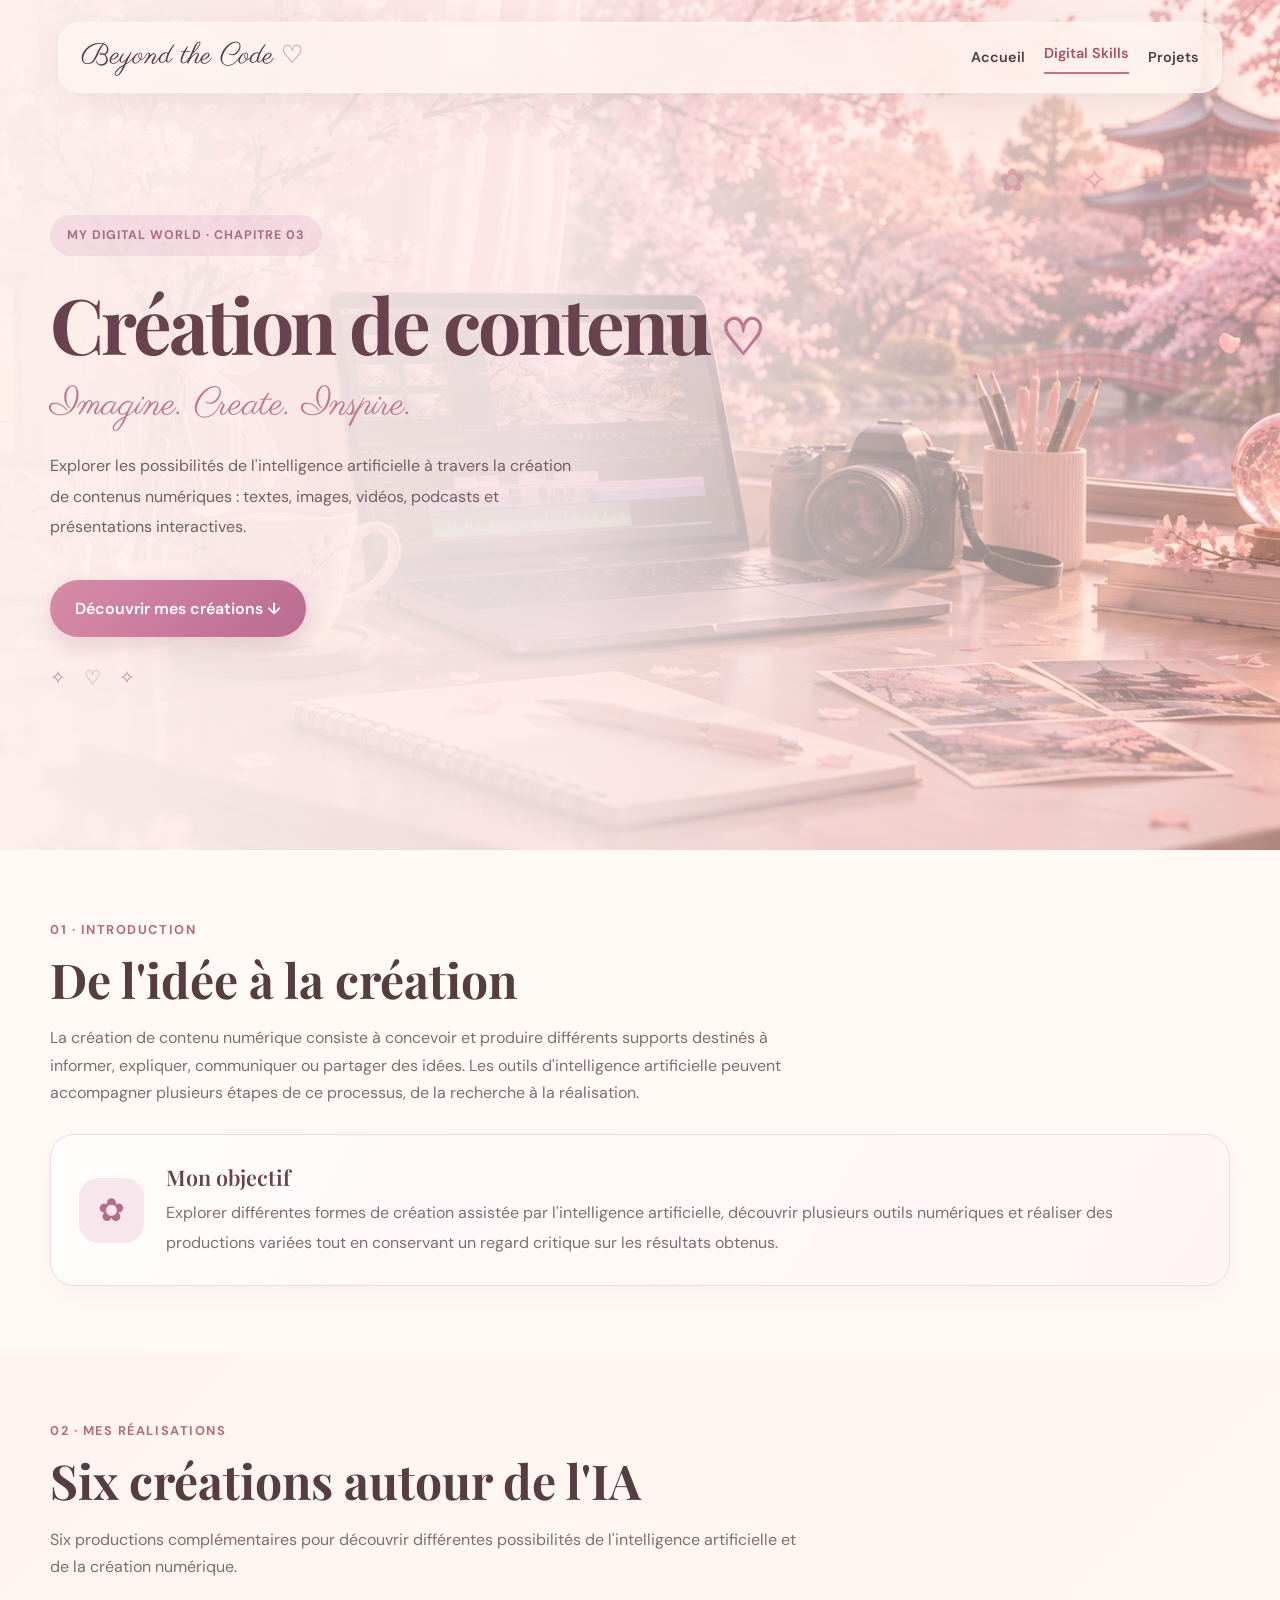
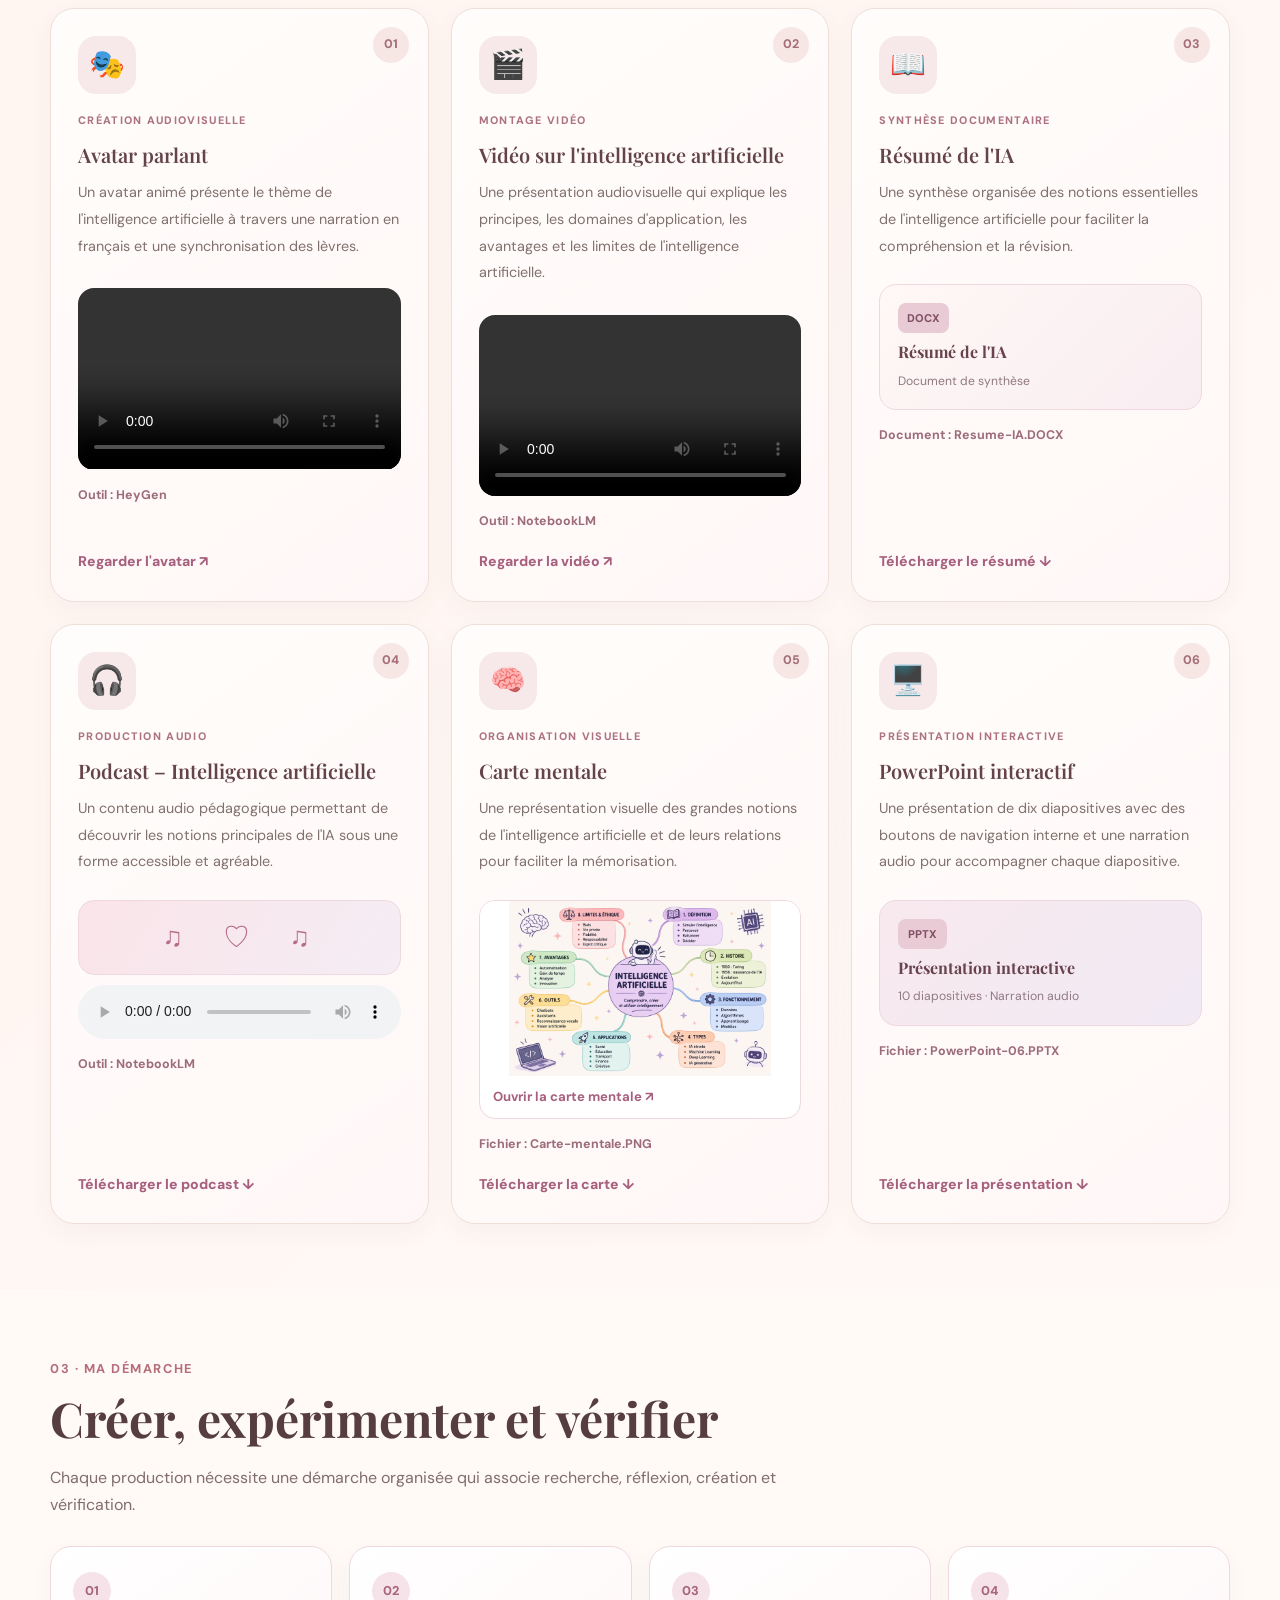
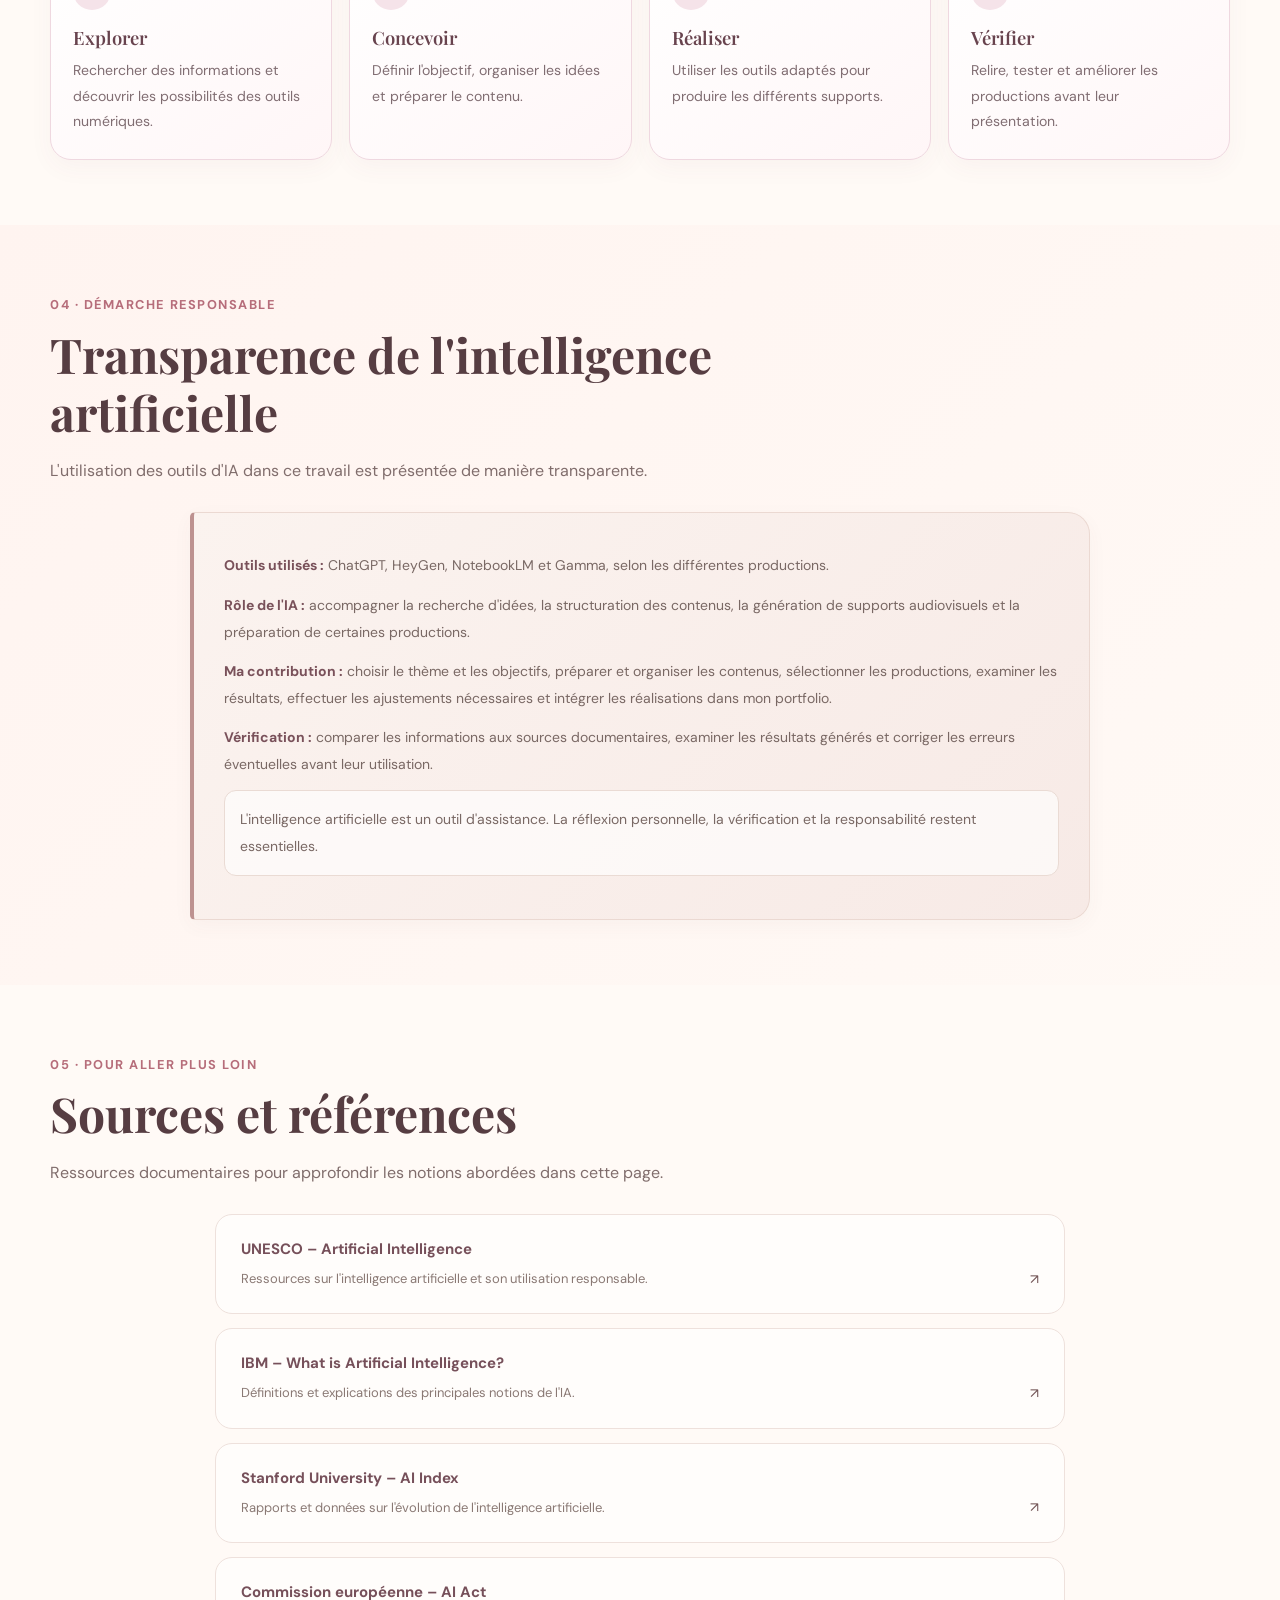
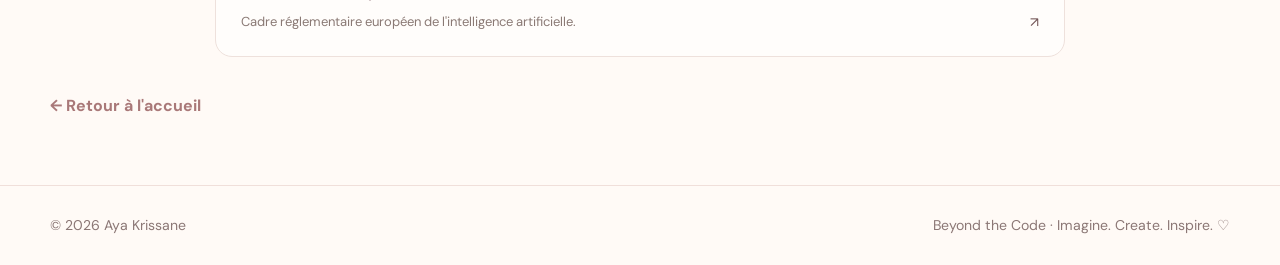
<file: digital-skills/creation-contenu.html>
<!DOCTYPE html>
<html lang="fr">
<head>
    <meta charset="UTF-8">
    <meta name="viewport" content="width=device-width, initial-scale=1.0">

    <meta name="description" content="Mes créations numériques autour de l'intelligence artificielle : avatar, vidéo, résumé, podcast, carte mentale et présentation interactive.">

    <title>Création de contenu | Beyond the Code</title>

    <link rel="stylesheet" href="../css/style.css">
    <link rel="stylesheet" href="cybersecurite.css">
    <link rel="stylesheet" href="creation-contenu.css">
</head>

<body>

<header class="site-header">
    <div class="nav-wrap">

        <a class="brand" href="../index.html">
            Beyond the Code<span class="brand-flower"> ♡</span>
        </a>

        <button class="menu-toggle"
                type="button"
                aria-label="Ouvrir le menu"
                aria-expanded="false">
            ☰
        </button>

        <nav class="nav-links" aria-label="Navigation principale">
            <a href="../index.html">Accueil</a>
            <a class="active" href="../index.html#modules">Digital Skills</a>
            <a href="../index.html#projets">Projets</a>
        </nav>

    </div>
</header>


<main>

    <!-- HERO -->
    <section class="cyber-hero cc-hero">

        <div class="container cyber-hero-inner">

            <div class="cyber-hero-copy">

                <span class="cyber-kicker">
                    MY DIGITAL WORLD · CHAPITRE 03
                </span>

                <h1>
                    Création de contenu<span>♡</span>
                </h1>

                <p class="cyber-script">
                    Imagine. Create. Inspire.
                </p>

                <p class="cyber-description">
                    Explorer les possibilités de l'intelligence artificielle
                    à travers la création de contenus numériques :
                    textes, images, vidéos, podcasts et présentations interactives.
                </p>

                <a class="cyber-button" href="#productions">
                    Découvrir mes créations ↓
                </a>

            </div>


            <div class="cyber-hero-art cc-hero-art">

                <img
                    src="../images/creation-contenu-hero.png"
                    alt="Espace créatif consacré à la création de contenu numérique"
                    class="cyber-hero-image"
                >

                <span class="cc-floating cc-float-one">✧</span>
                <span class="cc-floating cc-float-two">♡</span>

                <span class="cc-art-caption">
                    Create with imagination.
                </span>

            </div>

        </div>

    </section>



    <!-- INTRODUCTION -->
    <section class="section cyber-section" id="introduction">

        <div class="container">

            <div class="section-heading">

                <span class="eyebrow">01 · Introduction</span>

                <h2>De l'idée à la création</h2>

                <p>
                    La création de contenu numérique consiste à concevoir
                    et produire différents supports destinés à informer,
                    expliquer, communiquer ou partager des idées.

                    Les outils d'intelligence artificielle peuvent accompagner
                    plusieurs étapes de ce processus, de la recherche
                    à la réalisation.
                </p>

            </div>


            <div class="cc-intro-panel">

                <div class="cc-intro-symbol">✿</div>

                <div>
                    <h3>Mon objectif</h3>

                    <p>
                        Explorer différentes formes de création assistée
                        par l'intelligence artificielle, découvrir plusieurs
                        outils numériques et réaliser des productions
                        variées tout en conservant un regard critique
                        sur les résultats obtenus.
                    </p>
                </div>

            </div>

        </div>

    </section>



    <!-- PRODUCTIONS -->
    <section class="section section-tint cyber-section" id="productions">

        <div class="container">

            <div class="section-heading">

                <span class="eyebrow">02 · Mes réalisations</span>

                <h2>Six créations autour de l'IA</h2>

                <p>
                    Six productions complémentaires pour découvrir
                    différentes possibilités de l'intelligence artificielle
                    et de la création numérique.
                </p>

            </div>


            <div class="cc-productions-grid">


                <!-- 01 AVATAR -->
                <article class="cyber-card cc-production-card">

                    <span class="cc-number">01</span>

                    <div class="cc-card-icon">🎭</div>

                    <span class="cc-category">
                        CRÉATION AUDIOVISUELLE
                    </span>

                    <h3>Avatar parlant</h3>

                    <p>
                        Un avatar animé présente le thème de l'intelligence
                        artificielle à travers une narration en français
                        et une synchronisation des lèvres.
                    </p>

                    <video controls preload="metadata">
                        <source
                            src="../productions/creation-contenu/avatar.mp4"
                            type="video/mp4"
                        >
                        Votre navigateur ne prend pas en charge la vidéo.
                    </video>

                    <span class="cc-tool">
                        Outil : HeyGen
                    </span>

                    <a class="cc-card-link"
                       href="../productions/creation-contenu/avatar.mp4"
                       target="_blank">
                        Regarder l'avatar ↗
                    </a>

                </article>



                <!-- 02 VIDEO -->
                <article class="cyber-card cc-production-card">

                    <span class="cc-number">02</span>

                    <div class="cc-card-icon">🎬</div>

                    <span class="cc-category">
                        MONTAGE VIDÉO
                    </span>

                    <h3>Vidéo sur l'intelligence artificielle</h3>

                    <p>
                        Une présentation audiovisuelle qui explique
                        les principes, les domaines d'application,
                        les avantages et les limites de l'intelligence artificielle.
                    </p>

                    <video controls preload="metadata">
                        <source
                            src="../productions/creation-contenu/video.mp4"
                            type="video/mp4"
                        >
                        Votre navigateur ne prend pas en charge la vidéo.
                    </video>

                    <span class="cc-tool">
                        Outil : NotebookLM
                    </span>

                    <a class="cc-card-link"
                       href="../productions/creation-contenu/video.mp4"
                       target="_blank">
                        Regarder la vidéo ↗
                    </a>

                </article>



                <!-- 03 RESUME -->
                <article class="cyber-card cc-production-card">

                    <span class="cc-number">03</span>

                    <div class="cc-card-icon">📖</div>

                    <span class="cc-category">
                        SYNTHÈSE DOCUMENTAIRE
                    </span>

                    <h3>Résumé de l'IA</h3>

                    <p>
                        Une synthèse organisée des notions essentielles
                        de l'intelligence artificielle pour faciliter
                        la compréhension et la révision.
                    </p>

                    <div class="cc-document-preview">
                        <span class="cc-file-type">DOCX</span>
                        <strong>Résumé de l'IA</strong>
                        <small>Document de synthèse</small>
                    </div>

                    <span class="cc-tool">
                        Document : Resume-IA.DOCX
                    </span>

                    <a class="cc-card-link"
                       href="../productions/creation-contenu/Resume-IA.docx"
                       download>
                        Télécharger le résumé ↓
                    </a>

                </article>



                <!-- 04 PODCAST -->
                <article class="cyber-card cc-production-card">

                    <span class="cc-number">04</span>

                    <div class="cc-card-icon">🎧</div>

                    <span class="cc-category">
                        PRODUCTION AUDIO
                    </span>

                    <h3>Podcast – Intelligence artificielle</h3>

                    <p>
                        Un contenu audio pédagogique permettant
                        de découvrir les notions principales de l'IA
                        sous une forme accessible et agréable.
                    </p>

                    <div class="cc-audio-decoration">
                        ♫　♡　♫
                    </div>

                    <audio controls preload="metadata">
                        <source
                            src="../productions/creation-contenu/04-Podcast.m4a"
                            type="audio/mp4"
                        >
                        Votre navigateur ne prend pas en charge l'audio.
                    </audio>

                    <span class="cc-tool">
                        Outil : NotebookLM
                    </span>

                    <a class="cc-card-link"
                       href="../productions/creation-contenu/04-Podcast.M4A"
                       download>
                        Télécharger le podcast ↓
                    </a>

                </article>



                <!-- 05 CARTE MENTALE -->
                <article class="cyber-card cc-production-card">

                    <span class="cc-number">05</span>

                    <div class="cc-card-icon">🧠</div>

                    <span class="cc-category">
                        ORGANISATION VISUELLE
                    </span>

                    <h3>Carte mentale</h3>

                    <p>
                        Une représentation visuelle des grandes notions
                        de l'intelligence artificielle et de leurs relations
                        pour faciliter la mémorisation.
                    </p>

                    <a class="cc-mindmap"
                       href="../productions/creation-contenu/Carte-mentale.png"
                       target="_blank">

                        <img
                            src="../productions/creation-contenu/Carte-mentale.png"
                            alt="Carte mentale sur l'intelligence artificielle"
                            loading="lazy"
                        >

                        <span>Ouvrir la carte mentale ↗</span>

                    </a>

                    <span class="cc-tool">
                        Fichier : Carte-mentale.PNG
                    </span>

                    <a class="cc-card-link"
                       href="../productions/creation-contenu/Carte-mentale.PNG"
                       download>
                        Télécharger la carte ↓
                    </a>

                </article>



                <!-- 06 POWERPOINT -->
                <article class="cyber-card cc-production-card">

                    <span class="cc-number">06</span>

                    <div class="cc-card-icon">🖥️</div>

                    <span class="cc-category">
                        PRÉSENTATION INTERACTIVE
                    </span>

                    <h3>PowerPoint interactif</h3>

                    <p>
                        Une présentation de dix diapositives avec
                        des boutons de navigation interne et une narration
                        audio pour accompagner chaque diapositive.
                    </p>

                    <div class="cc-document-preview cc-ppt-preview">
                        <span class="cc-file-type">PPTX</span>
                        <strong>Présentation interactive</strong>
                        <small>10 diapositives · Narration audio</small>
                    </div>

                    <span class="cc-tool">
                        Fichier : PowerPoint-06.PPTX
                    </span>

                    <a class="cc-card-link"
                       href="../productions/creation-contenu/PowerPoint-06.pptx"
                       download>
                        Télécharger la présentation ↓
                    </a>

                </article>


            </div>

        </div>

    </section>



    <!-- PROCESSUS -->
    <section class="section cyber-section" id="demarche">

        <div class="container">

            <div class="section-heading">

                <span class="eyebrow">03 · Ma démarche</span>

                <h2>Créer, expérimenter et vérifier</h2>

                <p>
                    Chaque production nécessite une démarche organisée
                    qui associe recherche, réflexion, création et vérification.
                </p>

            </div>


            <div class="cc-process-grid">

                <article class="cc-process-card">
                    <span>01</span>
                    <h3>Explorer</h3>
                    <p>
                        Rechercher des informations et découvrir
                        les possibilités des outils numériques.
                    </p>
                </article>

                <article class="cc-process-card">
                    <span>02</span>
                    <h3>Concevoir</h3>
                    <p>
                        Définir l'objectif, organiser les idées
                        et préparer le contenu.
                    </p>
                </article>

                <article class="cc-process-card">
                    <span>03</span>
                    <h3>Réaliser</h3>
                    <p>
                        Utiliser les outils adaptés pour produire
                        les différents supports.
                    </p>
                </article>

                <article class="cc-process-card">
                    <span>04</span>
                    <h3>Vérifier</h3>
                    <p>
                        Relire, tester et améliorer les productions
                        avant leur présentation.
                    </p>
                </article>

            </div>

        </div>

    </section>



    <!-- TRANSPARENCE IA -->
    <section class="section section-tint cyber-section"
             id="transparence-ia">

        <div class="container">

            <div class="section-heading">

                <span class="eyebrow">04 · Démarche responsable</span>

                <h2>Transparence de l'intelligence artificielle</h2>

                <p>
                    L'utilisation des outils d'IA dans ce travail
                    est présentée de manière transparente.
                </p>

            </div>


            <div class="cyber-card ai-card cc-ai-card">

                <p>
                    <strong>Outils utilisés :</strong>
                    ChatGPT, HeyGen, NotebookLM et Gamma,
                    selon les différentes productions.
                </p>

                <p>
                    <strong>Rôle de l'IA :</strong>
                    accompagner la recherche d'idées, la structuration
                    des contenus, la génération de supports audiovisuels
                    et la préparation de certaines productions.
                </p>

                <p>
                    <strong>Ma contribution :</strong>
                    choisir le thème et les objectifs, préparer et organiser
                    les contenus, sélectionner les productions, examiner
                    les résultats, effectuer les ajustements nécessaires
                    et intégrer les réalisations dans mon portfolio.
                </p>

                <p>
                    <strong>Vérification :</strong>
                    comparer les informations aux sources documentaires,
                    examiner les résultats générés et corriger les erreurs
                    éventuelles avant leur utilisation.
                </p>

                <p class="ai-reminder">
                    L'intelligence artificielle est un outil d'assistance.
                    La réflexion personnelle, la vérification et
                    la responsabilité restent essentielles.
                </p>

            </div>

        </div>

    </section>



    <!-- SOURCES -->
    <section class="section cyber-section" id="sources">

        <div class="container">

            <div class="section-heading">

                <span class="eyebrow">05 · Pour aller plus loin</span>

                <h2>Sources et références</h2>

                <p>
                    Ressources documentaires pour approfondir
                    les notions abordées dans cette page.
                </p>

            </div>


            <div class="sources-list">

                <a href="https://www.unesco.org/en/artificial-intelligence"
                   target="_blank"
                   rel="noopener noreferrer">

                    <span>UNESCO – Artificial Intelligence</span>

                    <small>
                        Ressources sur l'intelligence artificielle
                        et son utilisation responsable.
                    </small>

                    ↗

                </a>


                <a href="https://www.ibm.com/think/topics/artificial-intelligence"
                   target="_blank"
                   rel="noopener noreferrer">

                    <span>IBM – What is Artificial Intelligence?</span>

                    <small>
                        Définitions et explications des principales notions de l'IA.
                    </small>

                    ↗

                </a>


                <a href="https://hai.stanford.edu/ai-index"
                   target="_blank"
                   rel="noopener noreferrer">

                    <span>Stanford University – AI Index</span>

                    <small>
                        Rapports et données sur l'évolution de l'intelligence artificielle.
                    </small>

                    ↗

                </a>


                <a href="https://digital-strategy.ec.europa.eu/en/policies/regulatory-framework-ai"
                   target="_blank"
                   rel="noopener noreferrer">

                    <span>Commission européenne – AI Act</span>

                    <small>
                        Cadre réglementaire européen de l'intelligence artificielle.
                    </small>

                    ↗

                </a>

            </div>


            <a class="back-link" href="../index.html">
                ← Retour à l'accueil
            </a>

        </div>

    </section>

</main>



<footer class="site-footer">

    <div class="container footer-inner">

        <span>
            © <span data-year>2026</span> Aya Krissane
        </span>

        <span>
            Beyond the Code · Imagine. Create. Inspire. ♡
        </span>

    </div>

</footer>


<script src="../js/script.js"></script>

</body>
</html>
</file>
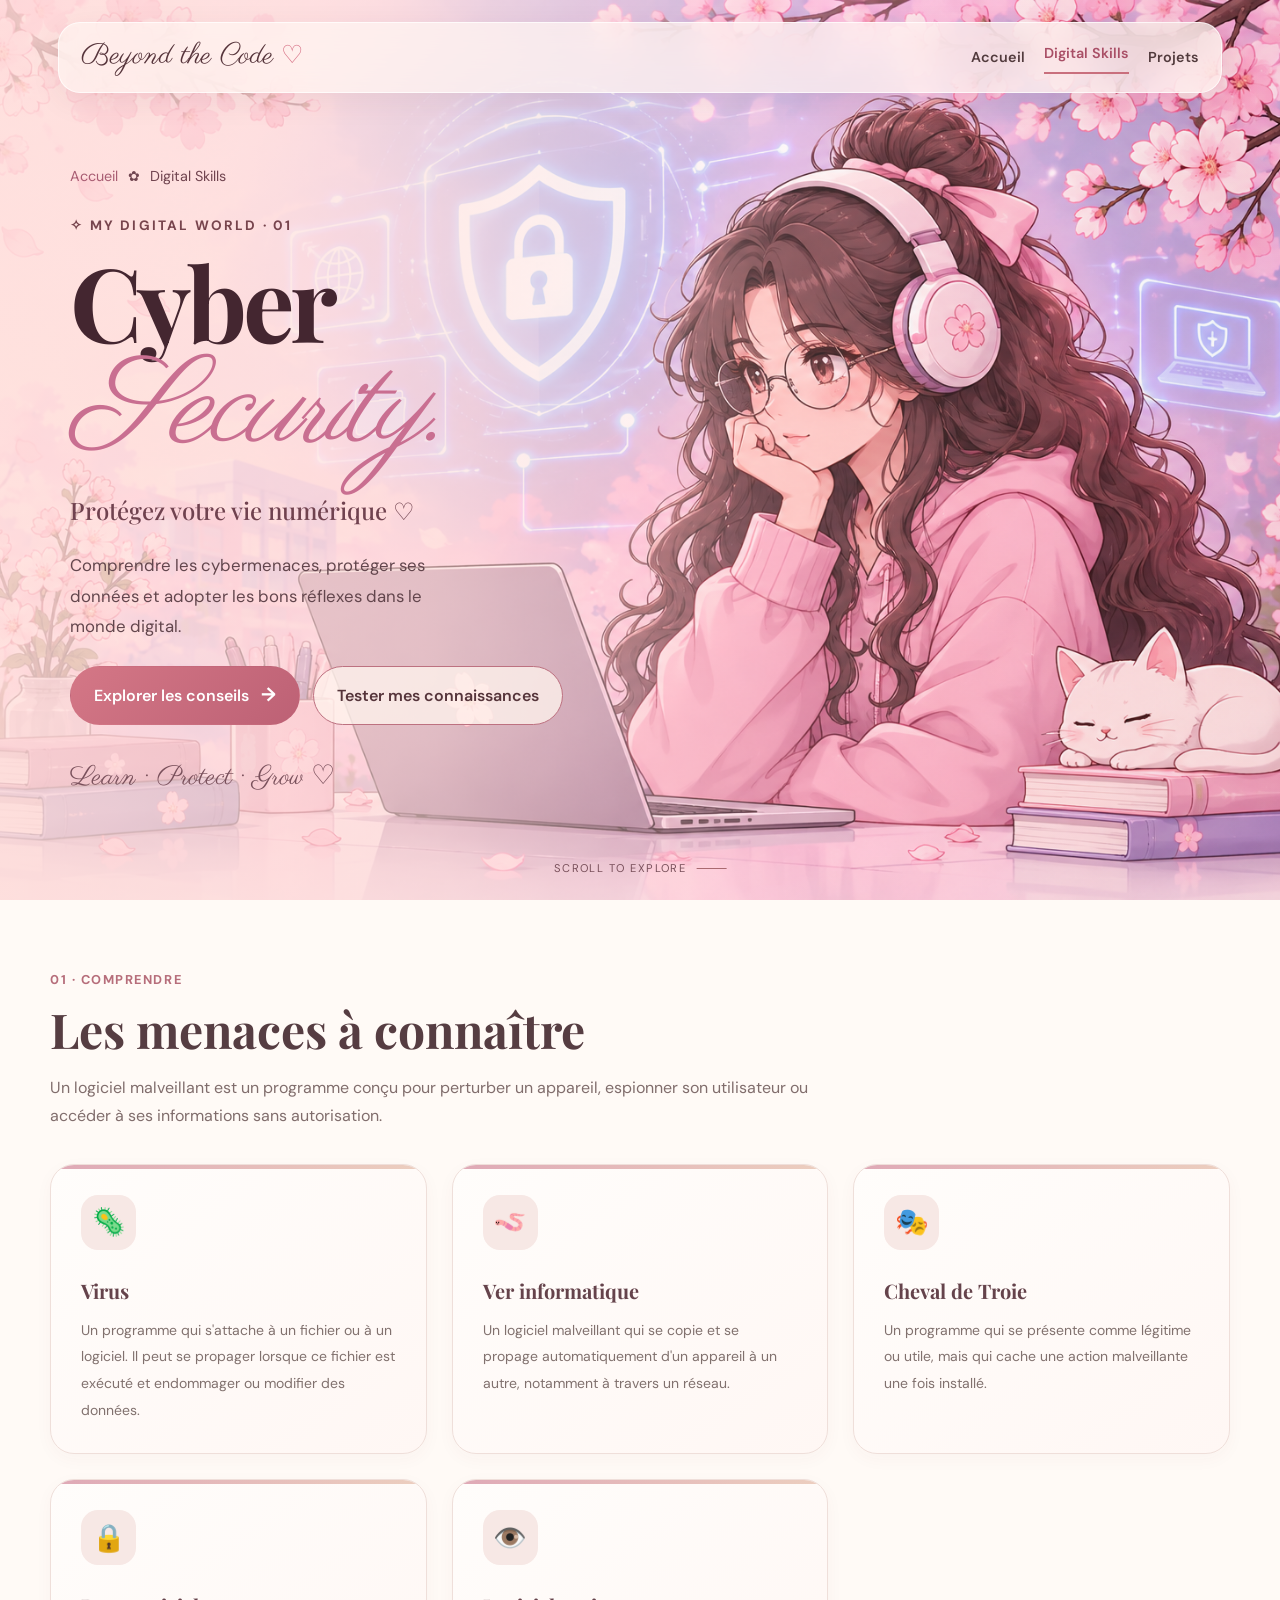
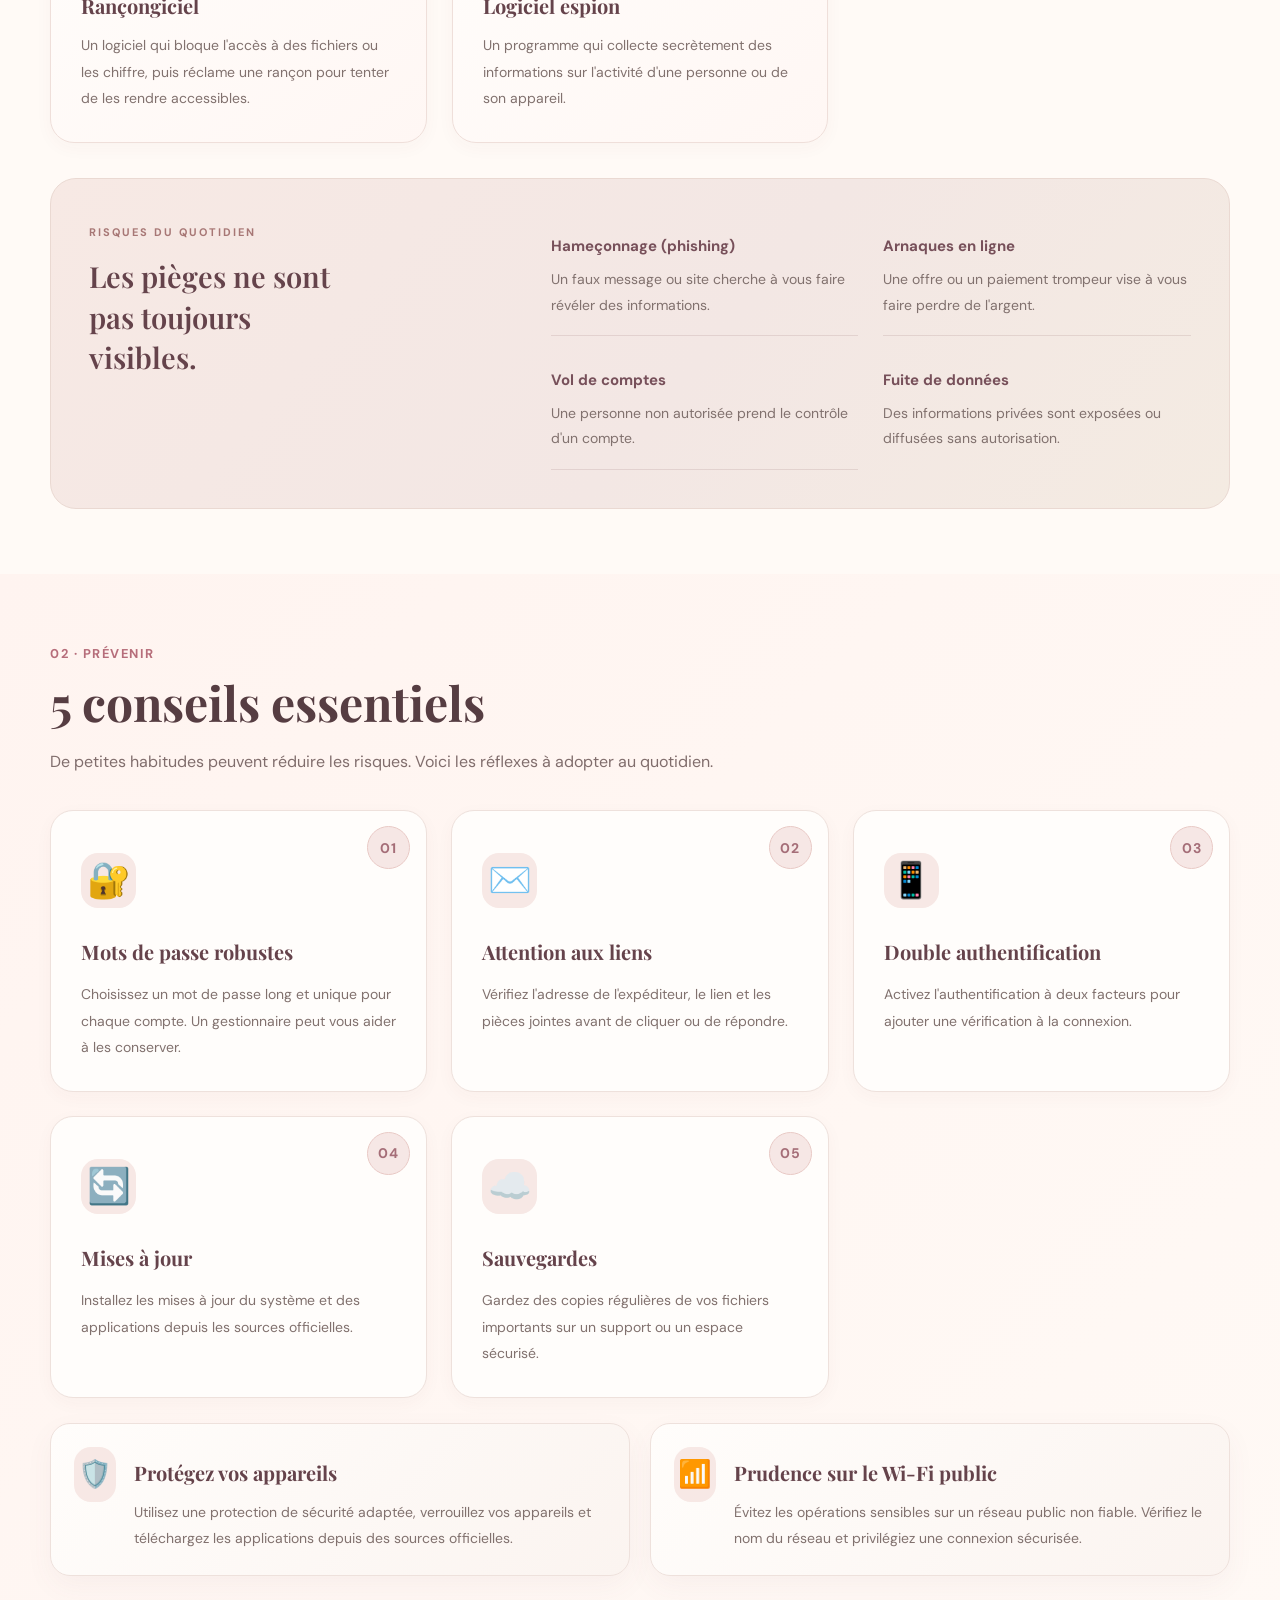
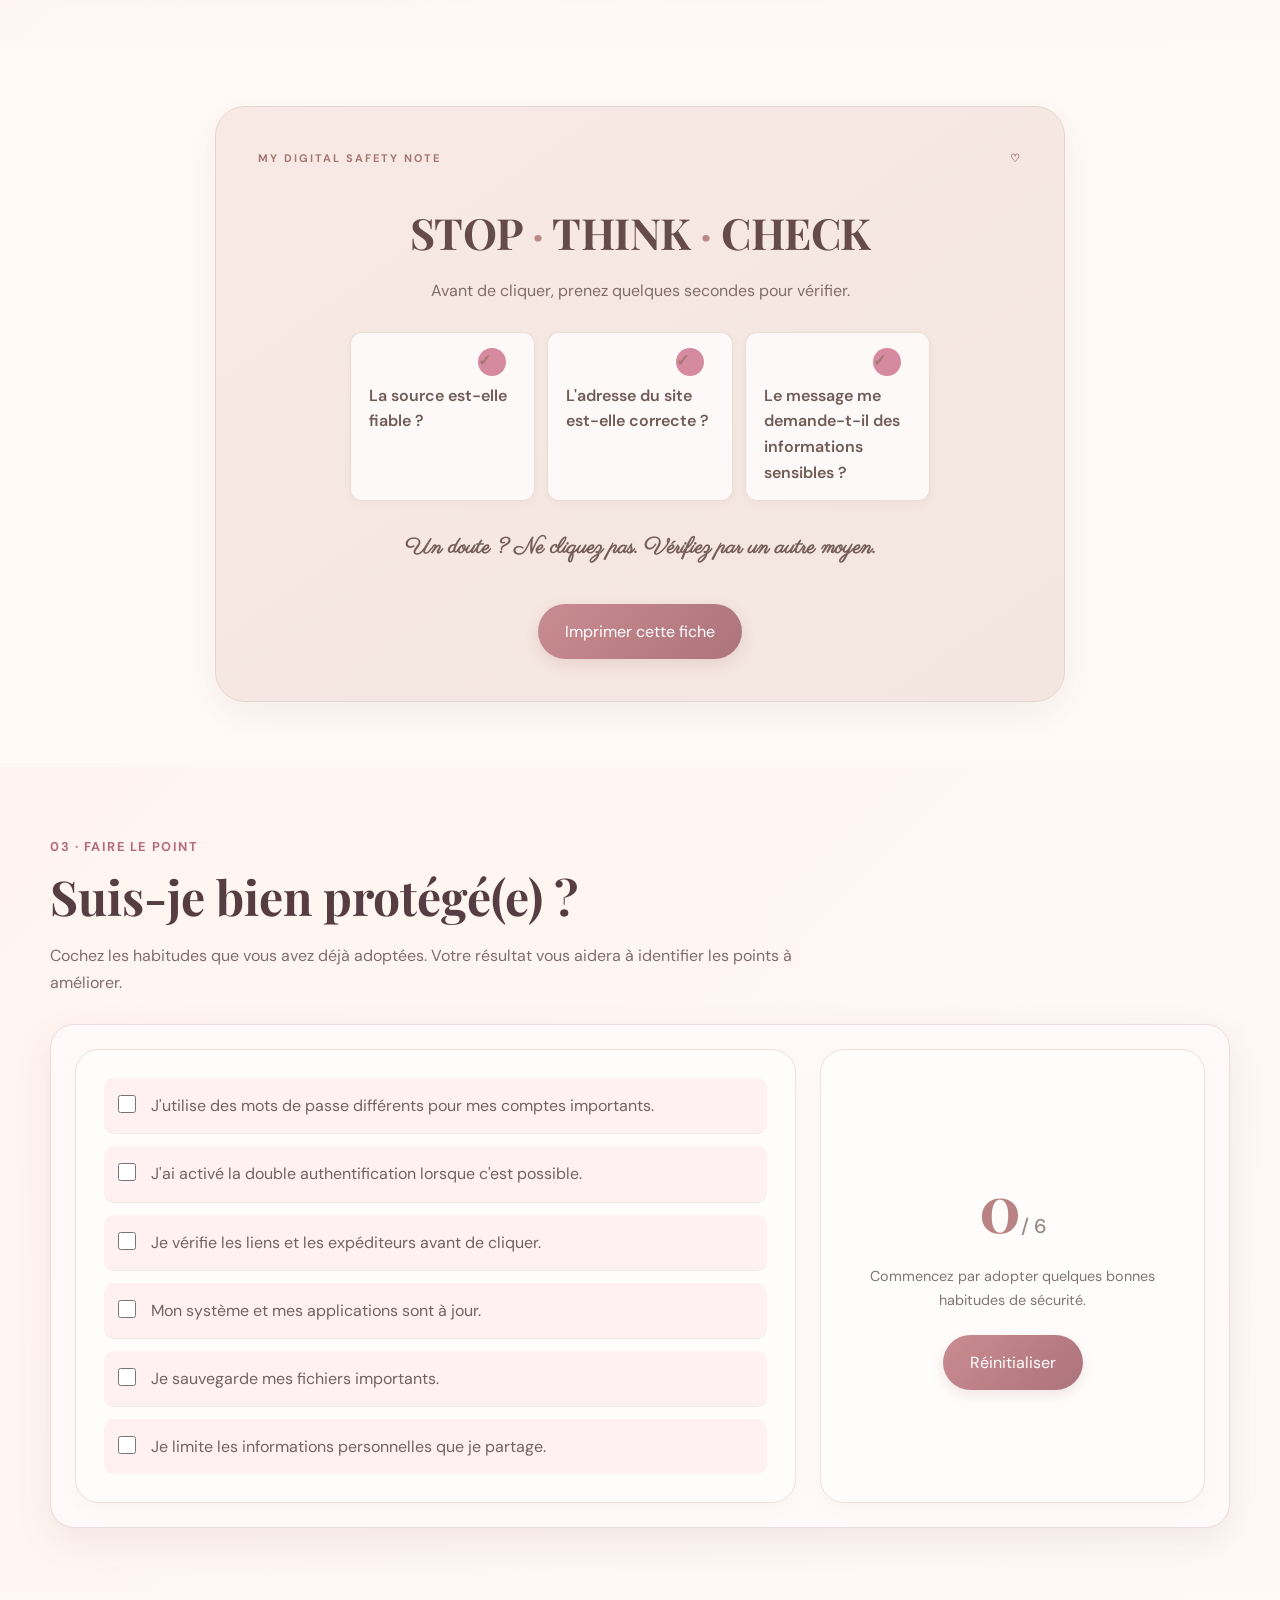
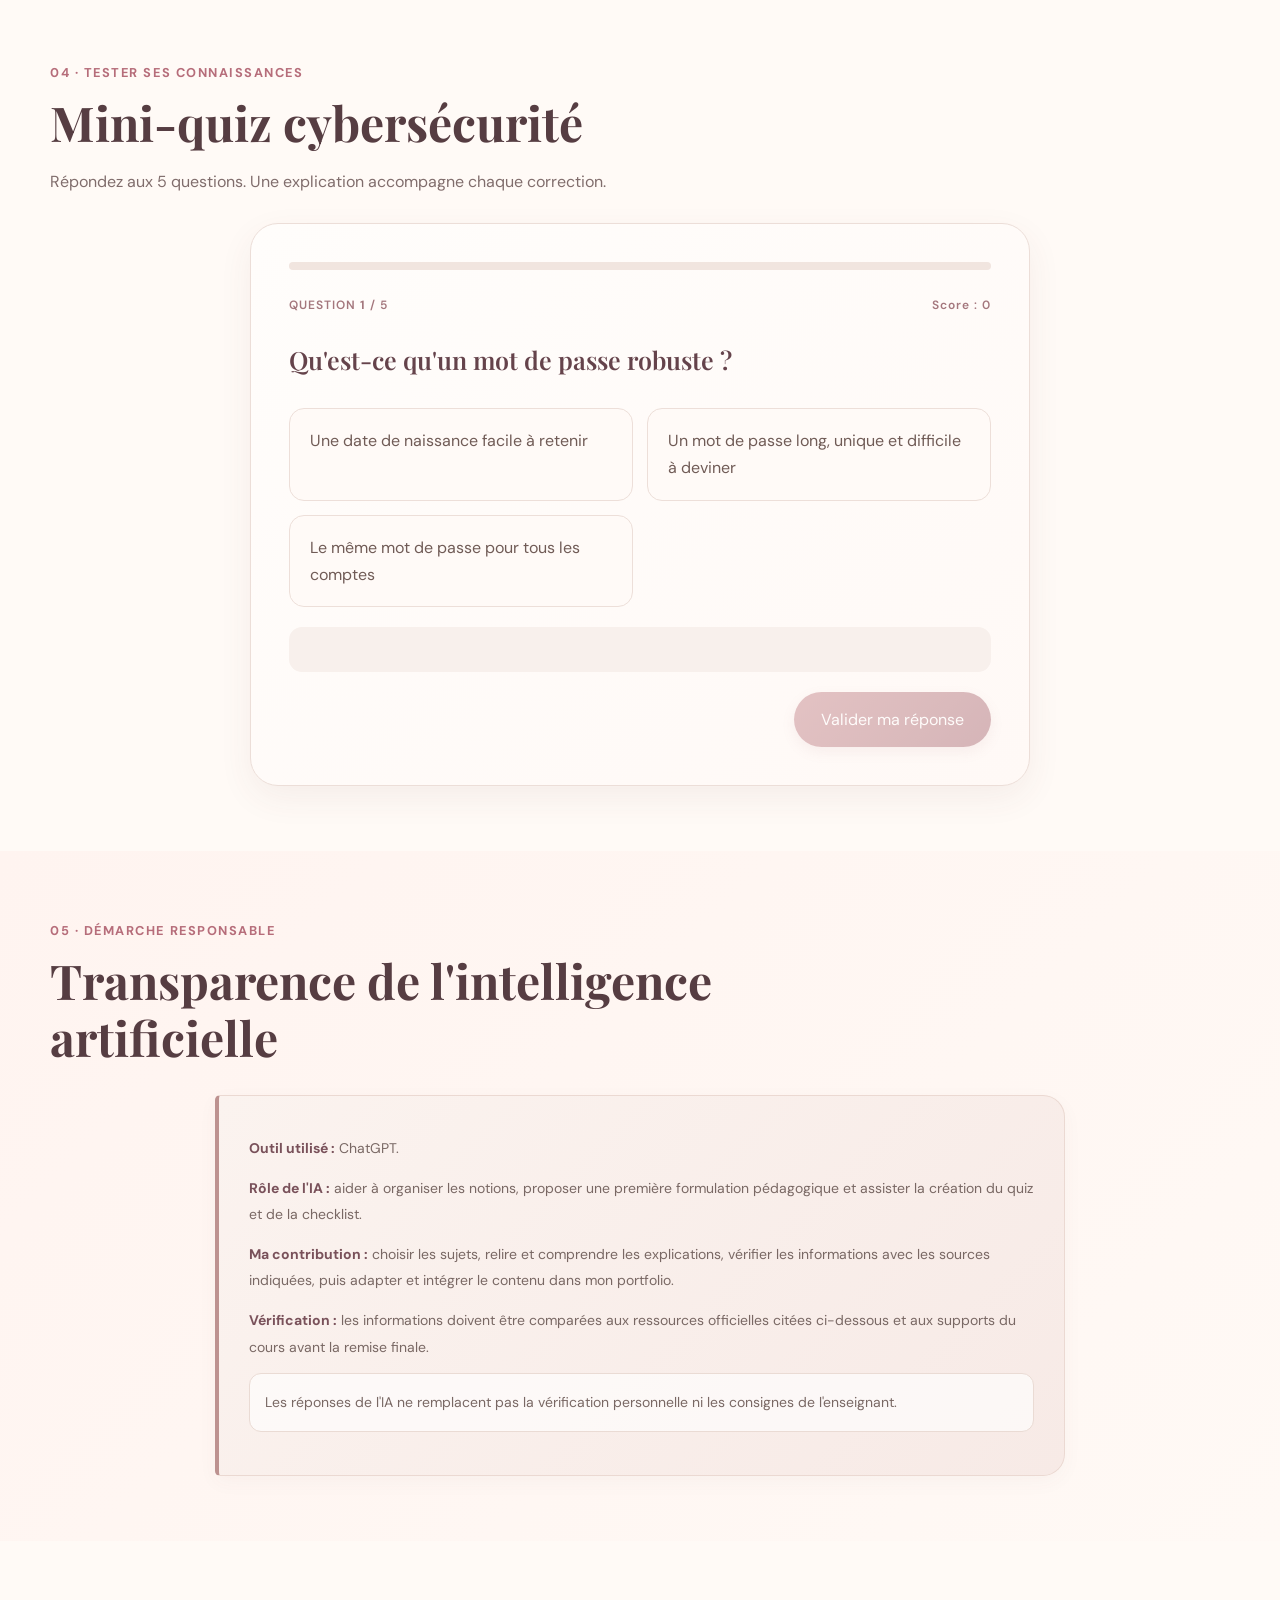
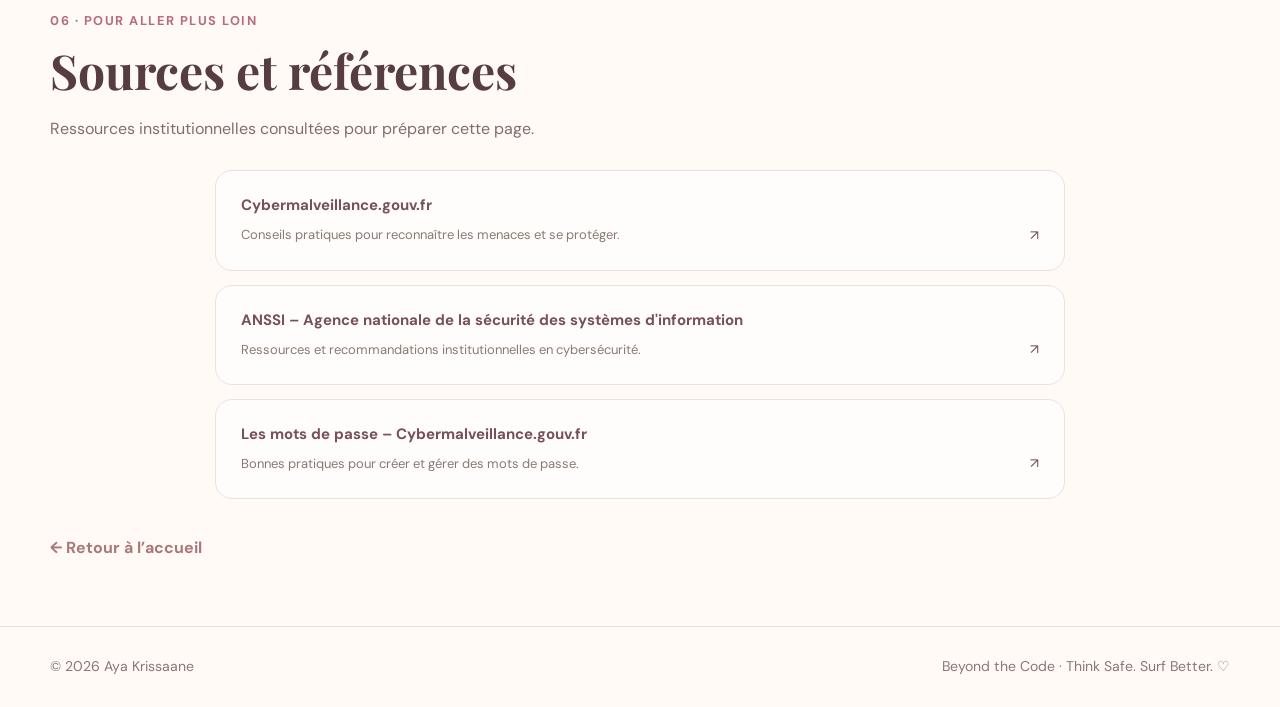
<file: digital-skills/cybersecurite.html>
<!DOCTYPE html>
<html lang="fr">
<head>
    <meta charset="UTF-8">
    <meta name="viewport" content="width=device-width, initial-scale=1.0">
    <meta name="description" content="Découvrir les principales cybermenaces et apprendre les bons réflexes pour protéger sa vie numérique.">
    <title>Cybersécurité | Beyond the Code</title>
    <link rel="stylesheet" href="../css/style.css">
    <link rel="stylesheet" href="cybersecurite.css">
</head>
<body>
<header class="site-header">
    <div class="nav-wrap">
        <a class="brand" href="../index.html">Beyond the Code<span class="brand-flower"> ♡</span></a>
        <button class="menu-toggle" aria-label="Ouvrir le menu" aria-expanded="false">☰</button>
        <nav class="nav-links" aria-label="Navigation principale">
            <a href="../index.html">Accueil</a>
            <a class="active" href="../index.html#modules">Digital Skills</a>
            <a href="../index.html#projets">Projets</a>
        </nav>
    </div>
</header>

<main>
    
<section class="cyber-main-hero">

    <div class="cyber-main-hero-image"></div>
    <div class="cyber-main-hero-overlay"></div>

    <div class="container cyber-main-hero-content">

        <div class="cyber-breadcrumb">
            <a href="../index.html">Accueil</a>
            <span>✿</span>
            Digital Skills
        </div>

        <div class="cyber-hero-label">
            ✧ MY DIGITAL WORLD · 01
        </div>

        <h1>
            Cyber<br>
            <em>Security.</em>
        </h1>

        <h2>Protégez votre vie numérique ♡</h2>

        <p>
            Comprendre les cybermenaces, protéger ses données
            et adopter les bons réflexes dans le monde digital.
        </p>

        <div class="cyber-hero-buttons">
            <a href="#bons-reflexes" class="button button-primary">
                Explorer les conseils <b>→</b>
            </a>

            <a href="#quiz" class="button button-outline">
                Tester mes connaissances
            </a>
        </div>

        <div class="cyber-hero-signature">
            Learn · Protect · Grow ♡
        </div>

    </div>

    <div class="cyber-hero-scroll">
        SCROLL TO EXPLORE <span></span>
    </div>

</section>

   



    <section class="section cyber-section" id="menaces">
        <div class="container">
            <div class="section-heading">
                <span class="eyebrow">01 · Comprendre</span>
                <h2>Les menaces à connaître</h2>
                <p>Un logiciel malveillant est un programme conçu pour perturber un appareil, espionner son utilisateur ou accéder à ses informations sans autorisation.</p>
            </div>
            <div class="cyber-threat-grid">
                <article class="cyber-card threat-card"><div class="cyber-icon">🦠</div><h3>Virus</h3><p>Un programme qui s'attache à un fichier ou à un logiciel. Il peut se propager lorsque ce fichier est exécuté et endommager ou modifier des données.</p></article>
                <article class="cyber-card threat-card"><div class="cyber-icon">🪱</div><h3>Ver informatique</h3><p>Un logiciel malveillant qui se copie et se propage automatiquement d'un appareil à un autre, notamment à travers un réseau.</p></article>
                <article class="cyber-card threat-card"><div class="cyber-icon">🎭</div><h3>Cheval de Troie</h3><p>Un programme qui se présente comme légitime ou utile, mais qui cache une action malveillante une fois installé.</p></article>
                <article class="cyber-card threat-card"><div class="cyber-icon">🔒</div><h3>Rançongiciel</h3><p>Un logiciel qui bloque l'accès à des fichiers ou les chiffre, puis réclame une rançon pour tenter de les rendre accessibles.</p></article>
                <article class="cyber-card threat-card"><div class="cyber-icon">👁️</div><h3>Logiciel espion</h3><p>Un programme qui collecte secrètement des informations sur l'activité d'une personne ou de son appareil.</p></article>
            </div>
            <div class="cyber-risk-panel">
                <div><span class="risk-label">RISQUES DU QUOTIDIEN</span><h3>Les pièges ne sont pas toujours visibles.</h3></div>
                <ul class="risk-list">
                    <li><b>Hameçonnage (phishing)</b><span>Un faux message ou site cherche à vous faire révéler des informations.</span></li>
                    <li><b>Arnaques en ligne</b><span>Une offre ou un paiement trompeur vise à vous faire perdre de l'argent.</span></li>
                    <li><b>Vol de comptes</b><span>Une personne non autorisée prend le contrôle d'un compte.</span></li>
                    <li><b>Fuite de données</b><span>Des informations privées sont exposées ou diffusées sans autorisation.</span></li>
                </ul>
            </div>
        </div>
    </section>

    <section class="section section-tint cyber-section" id="bons-reflexes">
        <div class="container">
            <div class="section-heading">
                <span class="eyebrow">02 · Prévenir</span>
                <h2>5 conseils essentiels</h2>
                <p>De petites habitudes peuvent réduire les risques. Voici les réflexes à adopter au quotidien.</p>
            </div>
            <div class="cyber-tips-grid">
                <article class="tip-card"><span class="tip-number">01</span><div class="cyber-icon">🔐</div><h3>Mots de passe robustes</h3><p>Choisissez un mot de passe long et unique pour chaque compte. Un gestionnaire peut vous aider à les conserver.</p></article>
                <article class="tip-card"><span class="tip-number">02</span><div class="cyber-icon">✉️</div><h3>Attention aux liens</h3><p>Vérifiez l'adresse de l'expéditeur, le lien et les pièces jointes avant de cliquer ou de répondre.</p></article>
                <article class="tip-card"><span class="tip-number">03</span><div class="cyber-icon">📱</div><h3>Double authentification</h3><p>Activez l'authentification à deux facteurs pour ajouter une vérification à la connexion.</p></article>
                <article class="tip-card"><span class="tip-number">04</span><div class="cyber-icon">🔄</div><h3>Mises à jour</h3><p>Installez les mises à jour du système et des applications depuis les sources officielles.</p></article>
                <article class="tip-card"><span class="tip-number">05</span><div class="cyber-icon">☁️</div><h3>Sauvegardes</h3><p>Gardez des copies régulières de vos fichiers importants sur un support ou un espace sécurisé.</p></article>
            </div>
            <div class="cyber-extra-grid">
                <div class="cyber-card extra-card"><span class="cyber-icon">🛡️</span><div><h3>Protégez vos appareils</h3><p>Utilisez une protection de sécurité adaptée, verrouillez vos appareils et téléchargez les applications depuis des sources officielles.</p></div></div>
                <div class="cyber-card extra-card"><span class="cyber-icon">📶</span><div><h3>Prudence sur le Wi-Fi public</h3><p>Évitez les opérations sensibles sur un réseau public non fiable. Vérifiez le nom du réseau et privilégiez une connexion sécurisée.</p></div></div>
            </div>
        </div>
    </section>

    <section class="section cyber-section">
        <div class="container">
            <div class="cyber-poster">
                <div class="poster-top"><span>MY DIGITAL SAFETY NOTE</span><span>♡</span></div>
                <h2>STOP <i>·</i> THINK <i>·</i> CHECK</h2>
                <p class="poster-subtitle">Avant de cliquer, prenez quelques secondes pour vérifier.</p>
                <div class="poster-checks">
                    <div><span>✓</span> La source est-elle fiable ?</div>
                    <div><span>✓</span> L'adresse du site est-elle correcte ?</div>
                    <div><span>✓</span> Le message me demande-t-il des informations sensibles ?</div>
                </div>
                <p class="poster-footer">Un doute ? Ne cliquez pas. Vérifiez par un autre moyen.</p>
                <button class="cyber-button print-button" type="button" onclick="window.print()">Imprimer cette fiche</button>
            </div>
        </div>
    </section>

    <section class="section section-tint cyber-section" id="auto-evaluation">
        <div class="container">
            <div class="section-heading">
                <span class="eyebrow">03 · Faire le point</span>
                <h2>Suis-je bien protégé(e) ?</h2>
                <p>Cochez les habitudes que vous avez déjà adoptées. Votre résultat vous aidera à identifier les points à améliorer.</p>
            </div>
            <div class="cyber-assessment">
                <div class="assessment-items">
                    <label><input type="checkbox" class="safety-check"> J'utilise des mots de passe différents pour mes comptes importants.</label>
                    <label><input type="checkbox" class="safety-check"> J'ai activé la double authentification lorsque c'est possible.</label>
                    <label><input type="checkbox" class="safety-check"> Je vérifie les liens et les expéditeurs avant de cliquer.</label>
                    <label><input type="checkbox" class="safety-check"> Mon système et mes applications sont à jour.</label>
                    <label><input type="checkbox" class="safety-check"> Je sauvegarde mes fichiers importants.</label>
                    <label><input type="checkbox" class="safety-check"> Je limite les informations personnelles que je partage.</label>
                </div>
                <div class="assessment-result">
                    <div class="result-score"><span id="check-score">0</span><small>/ 6</small></div>
                    <p id="check-message" aria-live="polite">Cochez les habitudes déjà adoptées pour obtenir votre bilan.</p>
                    <button class="cyber-button" id="reset-checklist" type="button">Réinitialiser</button>
                </div>
            </div>
        </div>
    </section>

    <section class="section cyber-section" id="quiz">
        <div class="container">
            <div class="section-heading">
                <span class="eyebrow">04 · Tester ses connaissances</span>
                <h2>Mini-quiz cybersécurité</h2>
                <p>Répondez aux 5 questions. Une explication accompagne chaque correction.</p>
            </div>
            <div class="quiz-box" id="cyber-quiz">
                <div class="quiz-progress"><span id="quiz-progress-fill"></span></div>
                <div class="quiz-meta"><span>QUESTION <b id="question-number">1</b> / 5</span><span id="quiz-score-label">Score : 0</span></div>
                <h3 id="quiz-question">Chargement de la question…</h3>
                <div class="quiz-options" id="quiz-options"></div>
                <p class="quiz-feedback" id="quiz-feedback" aria-live="polite"></p>
                <div class="quiz-actions"><button class="cyber-button" id="quiz-next" type="button" disabled>Valider ma réponse</button></div>
            </div>
        </div>
    </section>

    <section class="section section-tint cyber-section" id="transparence-ia">
        <div class="container">
            <div class="section-heading">
                <span class="eyebrow">05 · Démarche responsable</span>
                <h2>Transparence de l'intelligence artificielle</h2>
            </div>
            <div class="cyber-card ai-card">
                <p><strong>Outil utilisé :</strong> ChatGPT.</p>
                <p><strong>Rôle de l'IA :</strong> aider à organiser les notions, proposer une première formulation pédagogique et assister la création du quiz et de la checklist.</p>
                <p><strong>Ma contribution :</strong> choisir les sujets, relire et comprendre les explications, vérifier les informations avec les sources indiquées, puis adapter et intégrer le contenu dans mon portfolio.</p>
                <p><strong>Vérification :</strong> les informations doivent être comparées aux ressources officielles citées ci-dessous et aux supports du cours avant la remise finale.</p>
                <p class="ai-reminder">Les réponses de l'IA ne remplacent pas la vérification personnelle ni les consignes de l'enseignant.</p>
            </div>
        </div>
    </section>

    <section class="section cyber-section" id="sources">
        <div class="container">
            <div class="section-heading">
                <span class="eyebrow">06 · Pour aller plus loin</span>
                <h2>Sources et références</h2>
                <p>Ressources institutionnelles consultées pour préparer cette page.</p>
            </div>
            <div class="sources-list">
                <a href="https://www.cybermalveillance.gouv.fr/" target="_blank" rel="noopener noreferrer"><span>Cybermalveillance.gouv.fr</span><small>Conseils pratiques pour reconnaître les menaces et se protéger.</small>↗</a>
                <a href="https://www.ssi.gouv.fr/" target="_blank" rel="noopener noreferrer"><span>ANSSI – Agence nationale de la sécurité des systèmes d'information</span><small>Ressources et recommandations institutionnelles en cybersécurité.</small>↗</a>
                <a href="https://www.cybermalveillance.gouv.fr/tous-nos-contenus/bonnes-pratiques/mots-de-passe" target="_blank" rel="noopener noreferrer"><span>Les mots de passe – Cybermalveillance.gouv.fr</span><small>Bonnes pratiques pour créer et gérer des mots de passe.</small>↗</a>
            </div>
            <a class="back-link" href="../index.html">← Retour à l’accueil</a>
        </div>
    </section>
</main>

<footer class="site-footer">
    <div class="container footer-inner">
        <span>© <span data-year>2026</span> Aya Krissaane</span>
        <span>Beyond the Code · Think Safe. Surf Better. ♡</span>
    </div>
</footer>
<script src="../js/script.js"></script>
<script src="cybersecurite.js"></script>
</body>
</html>
</file>
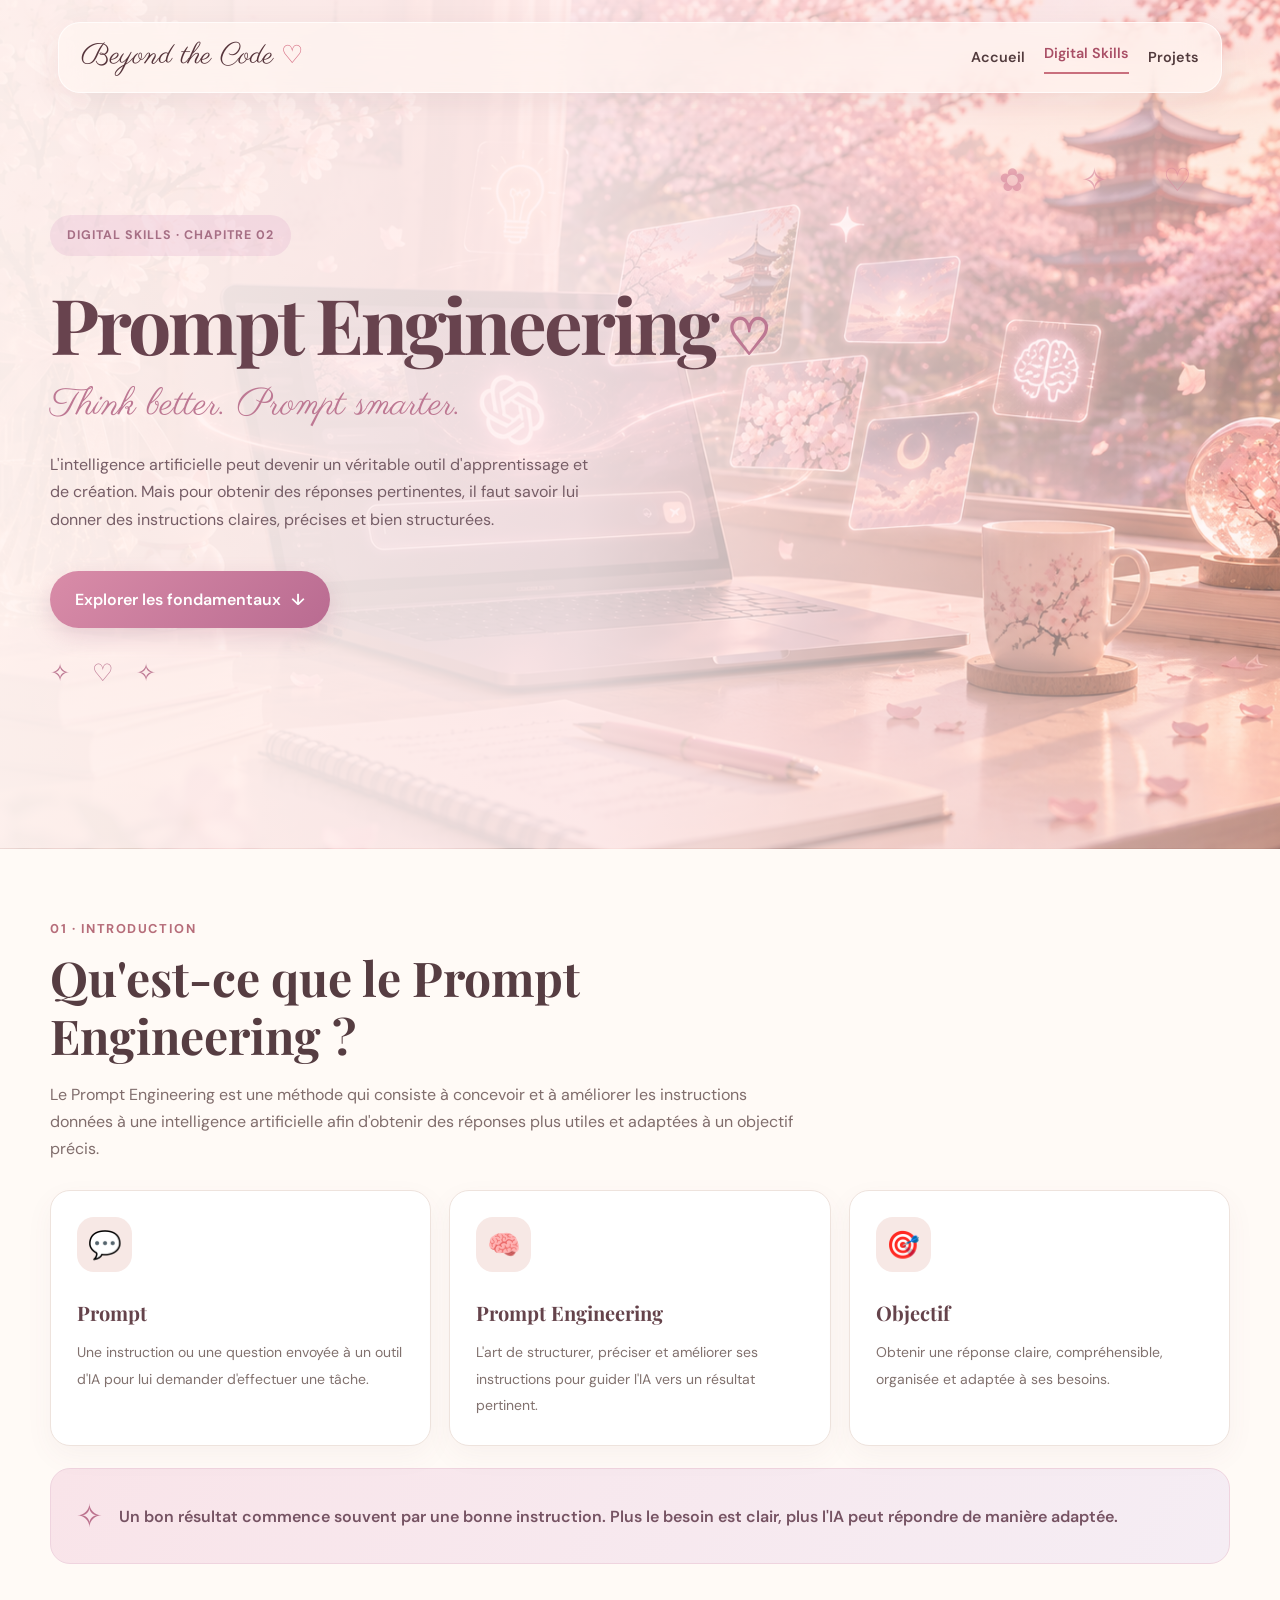
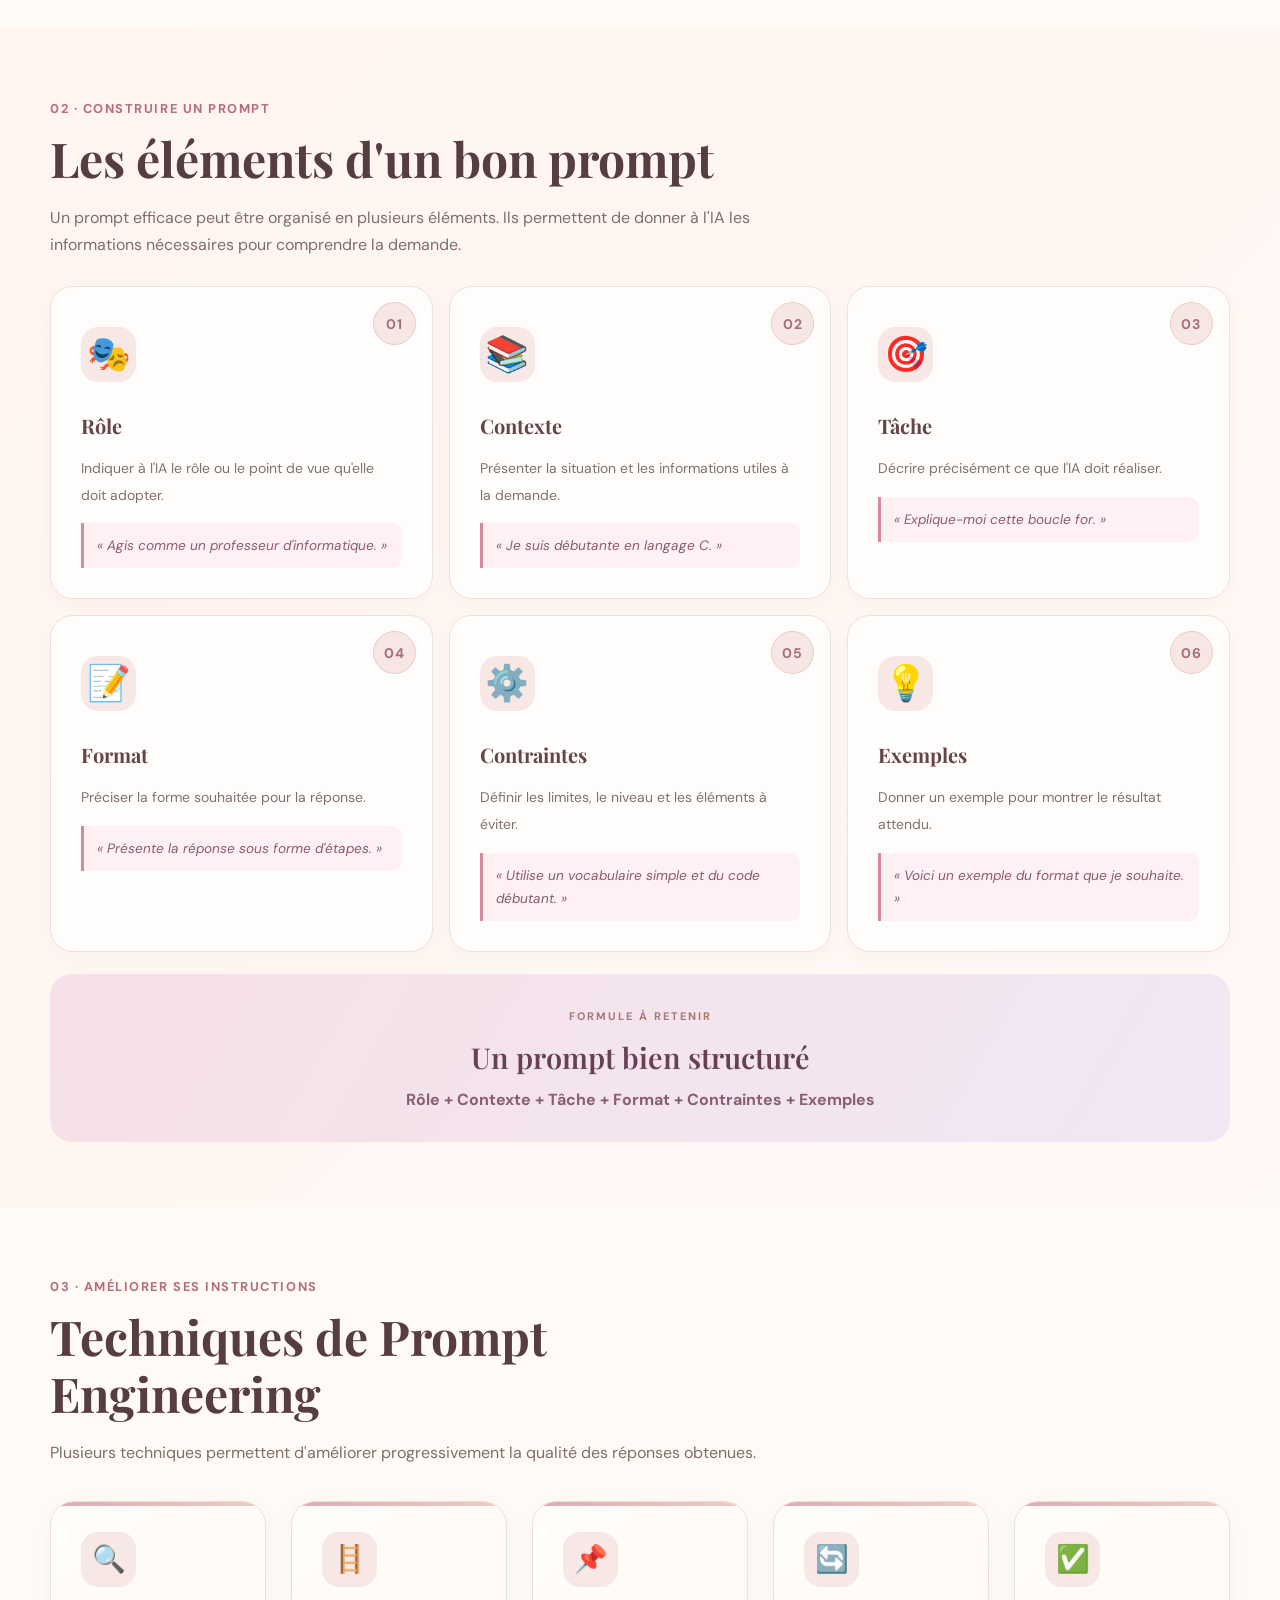
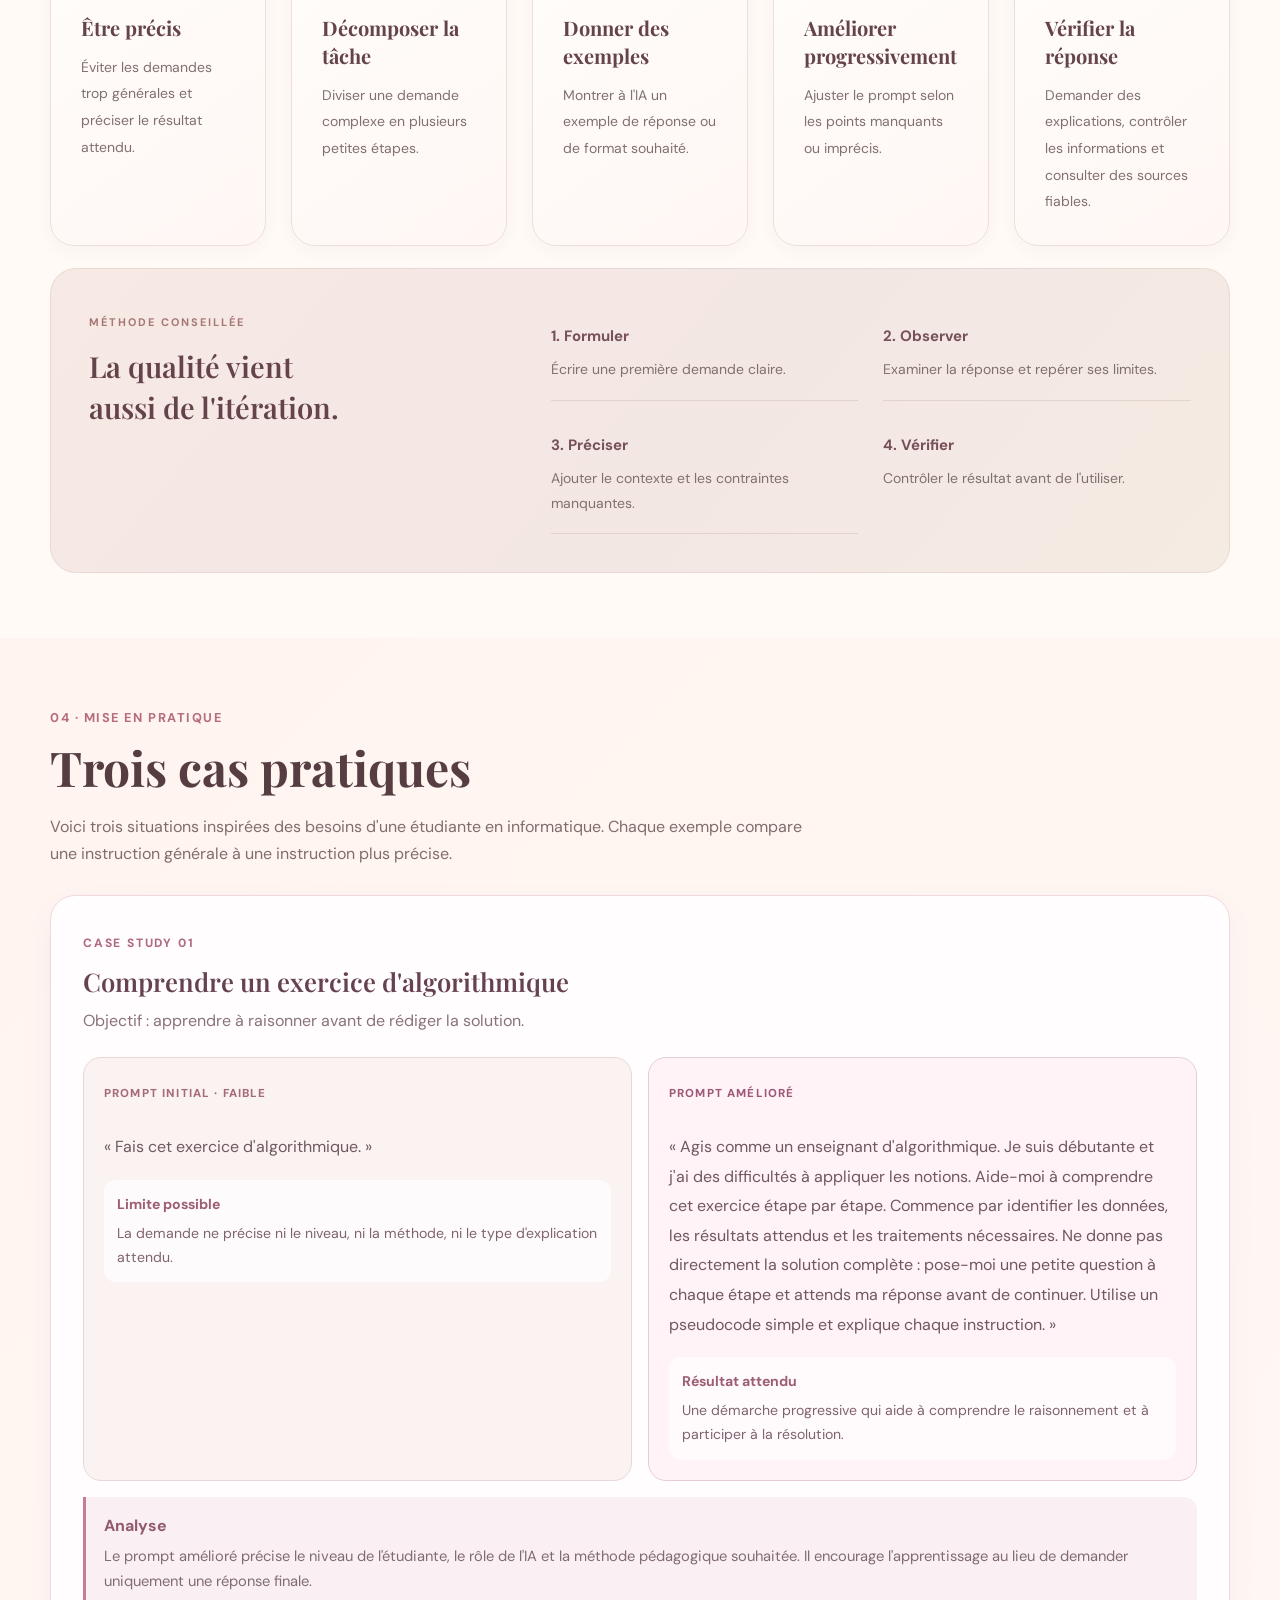
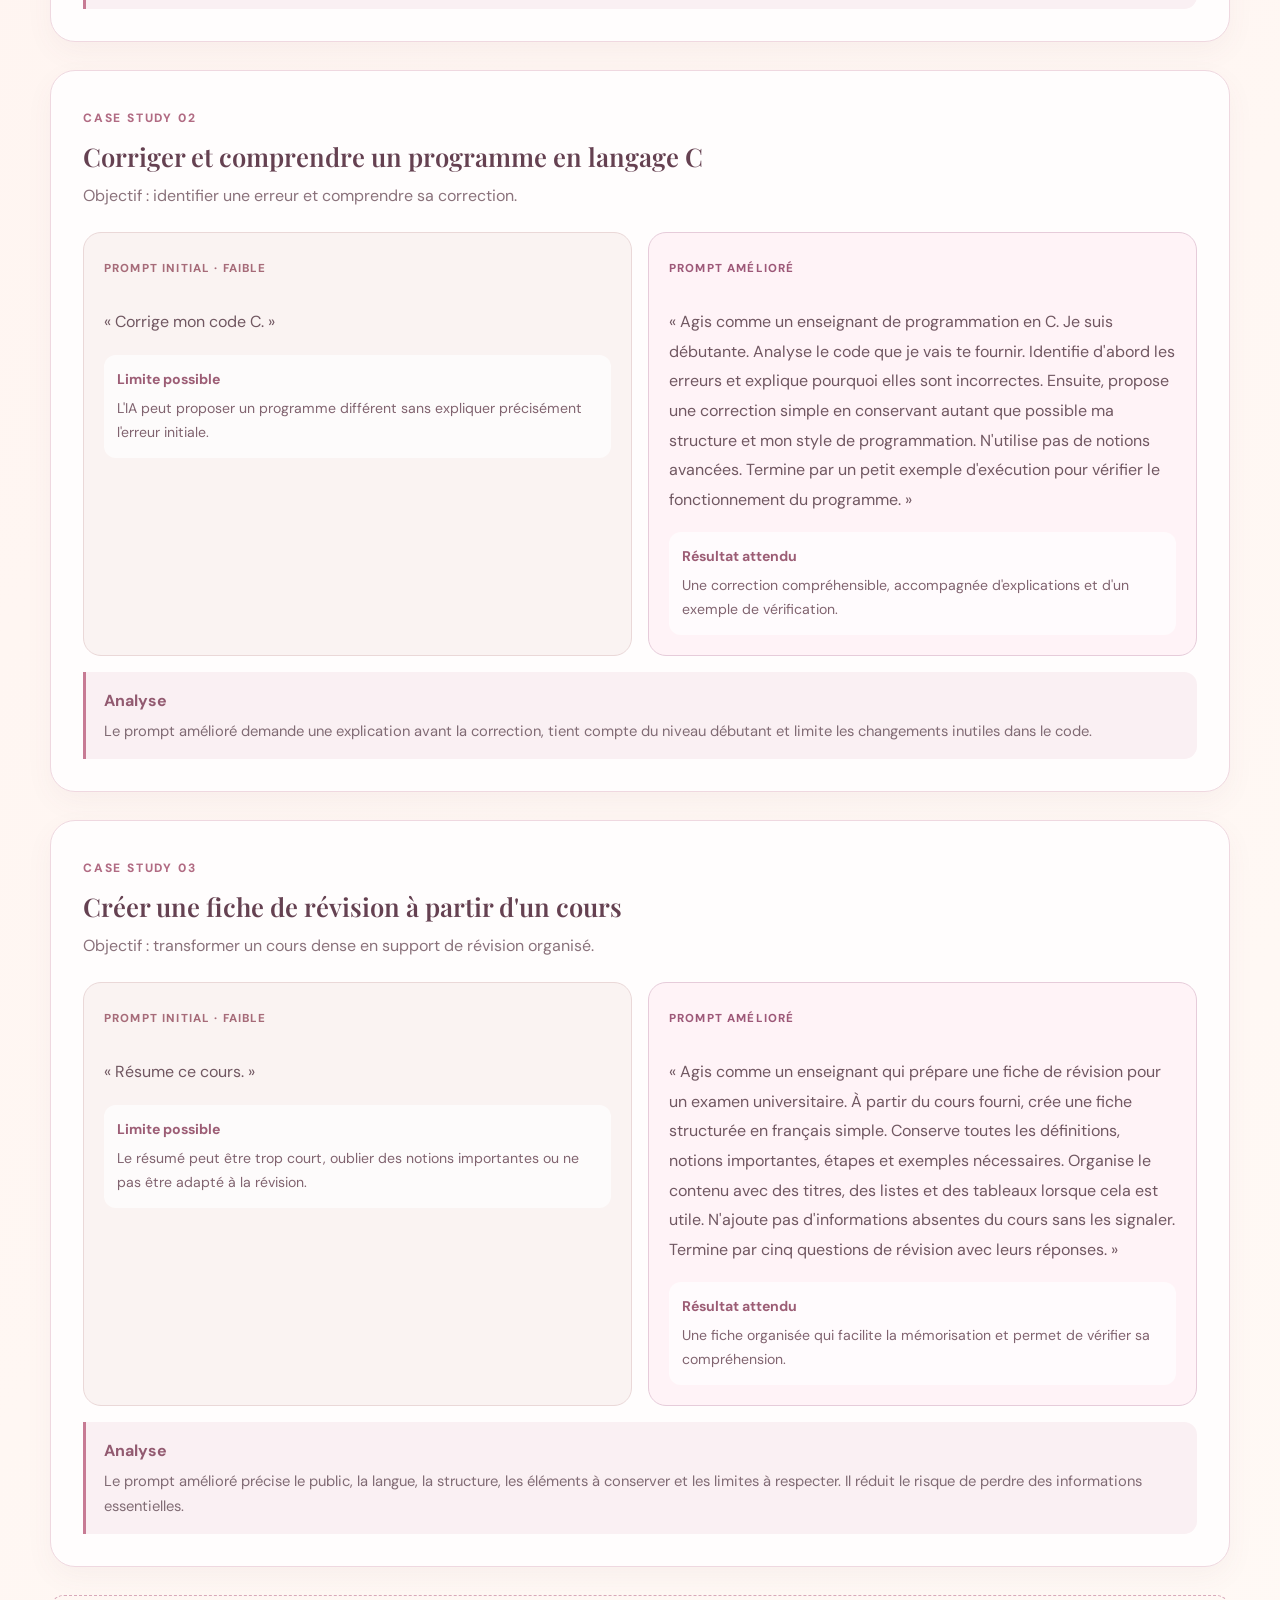
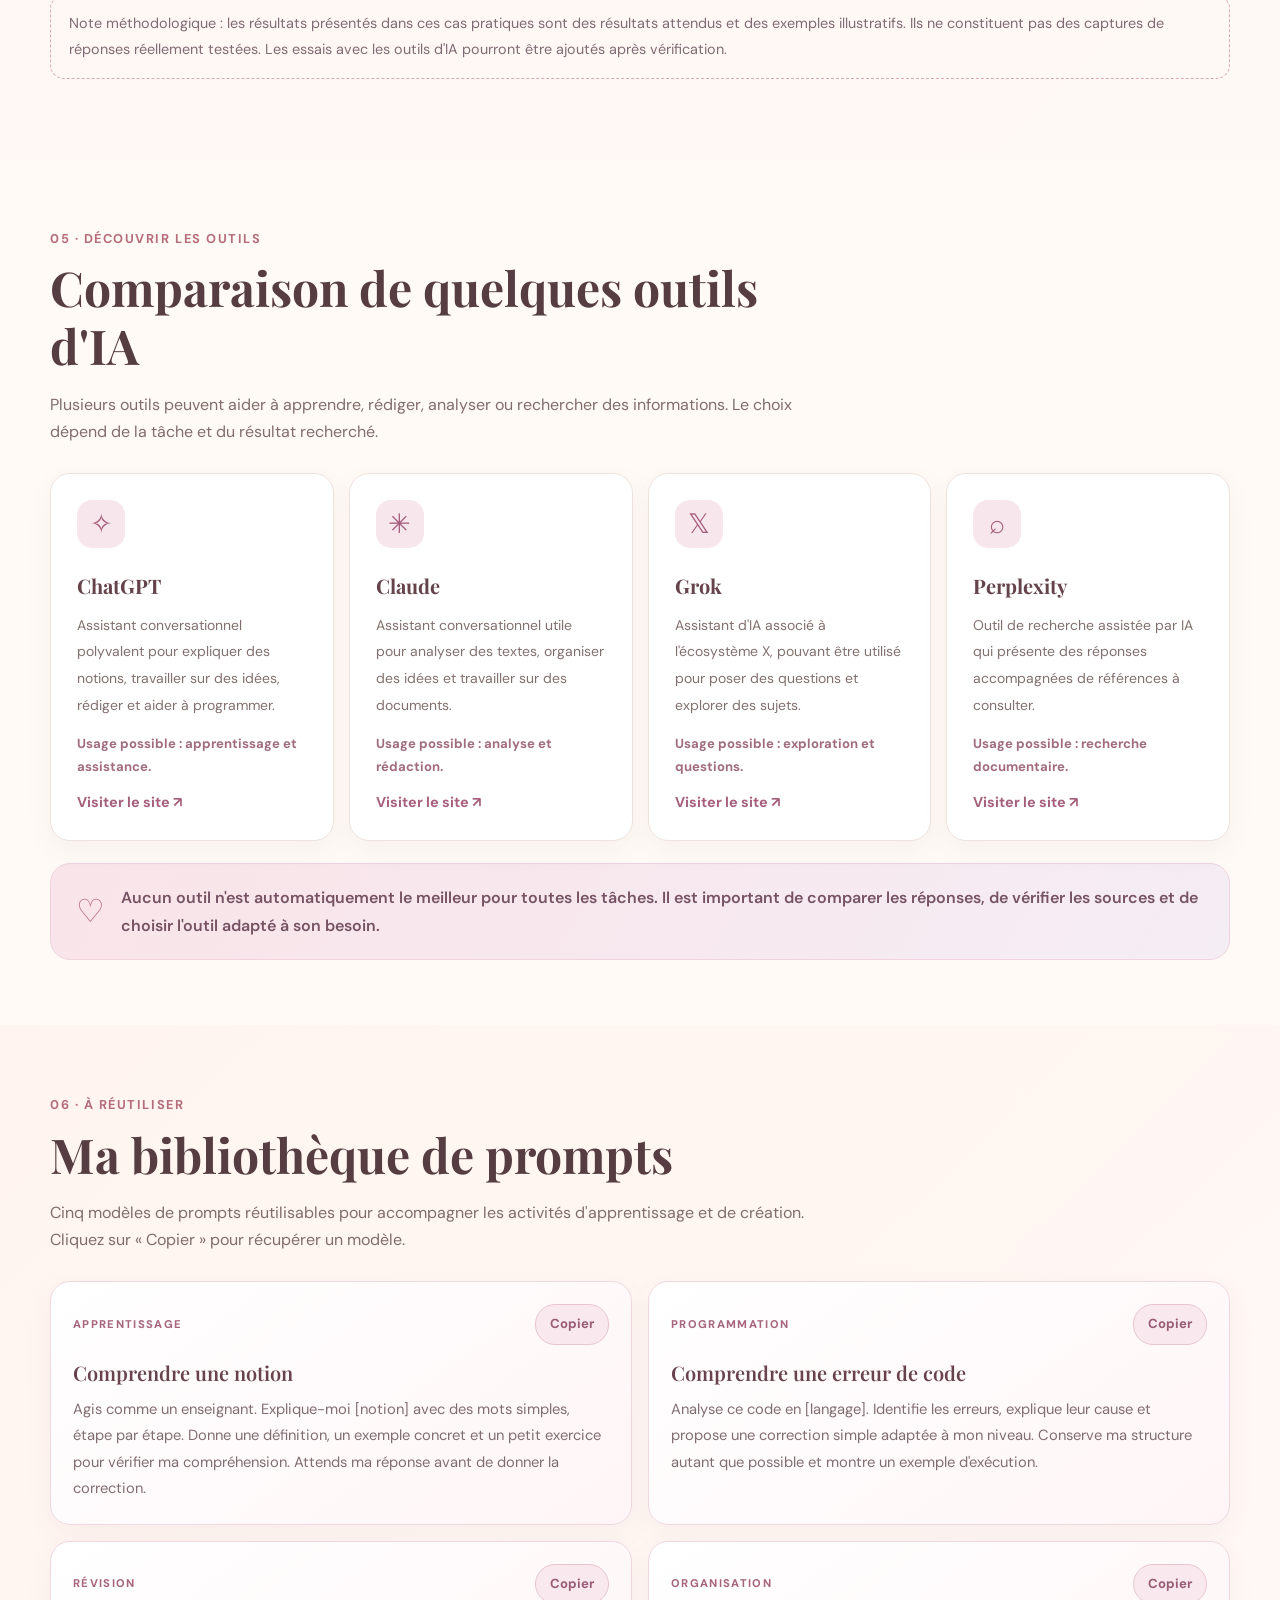
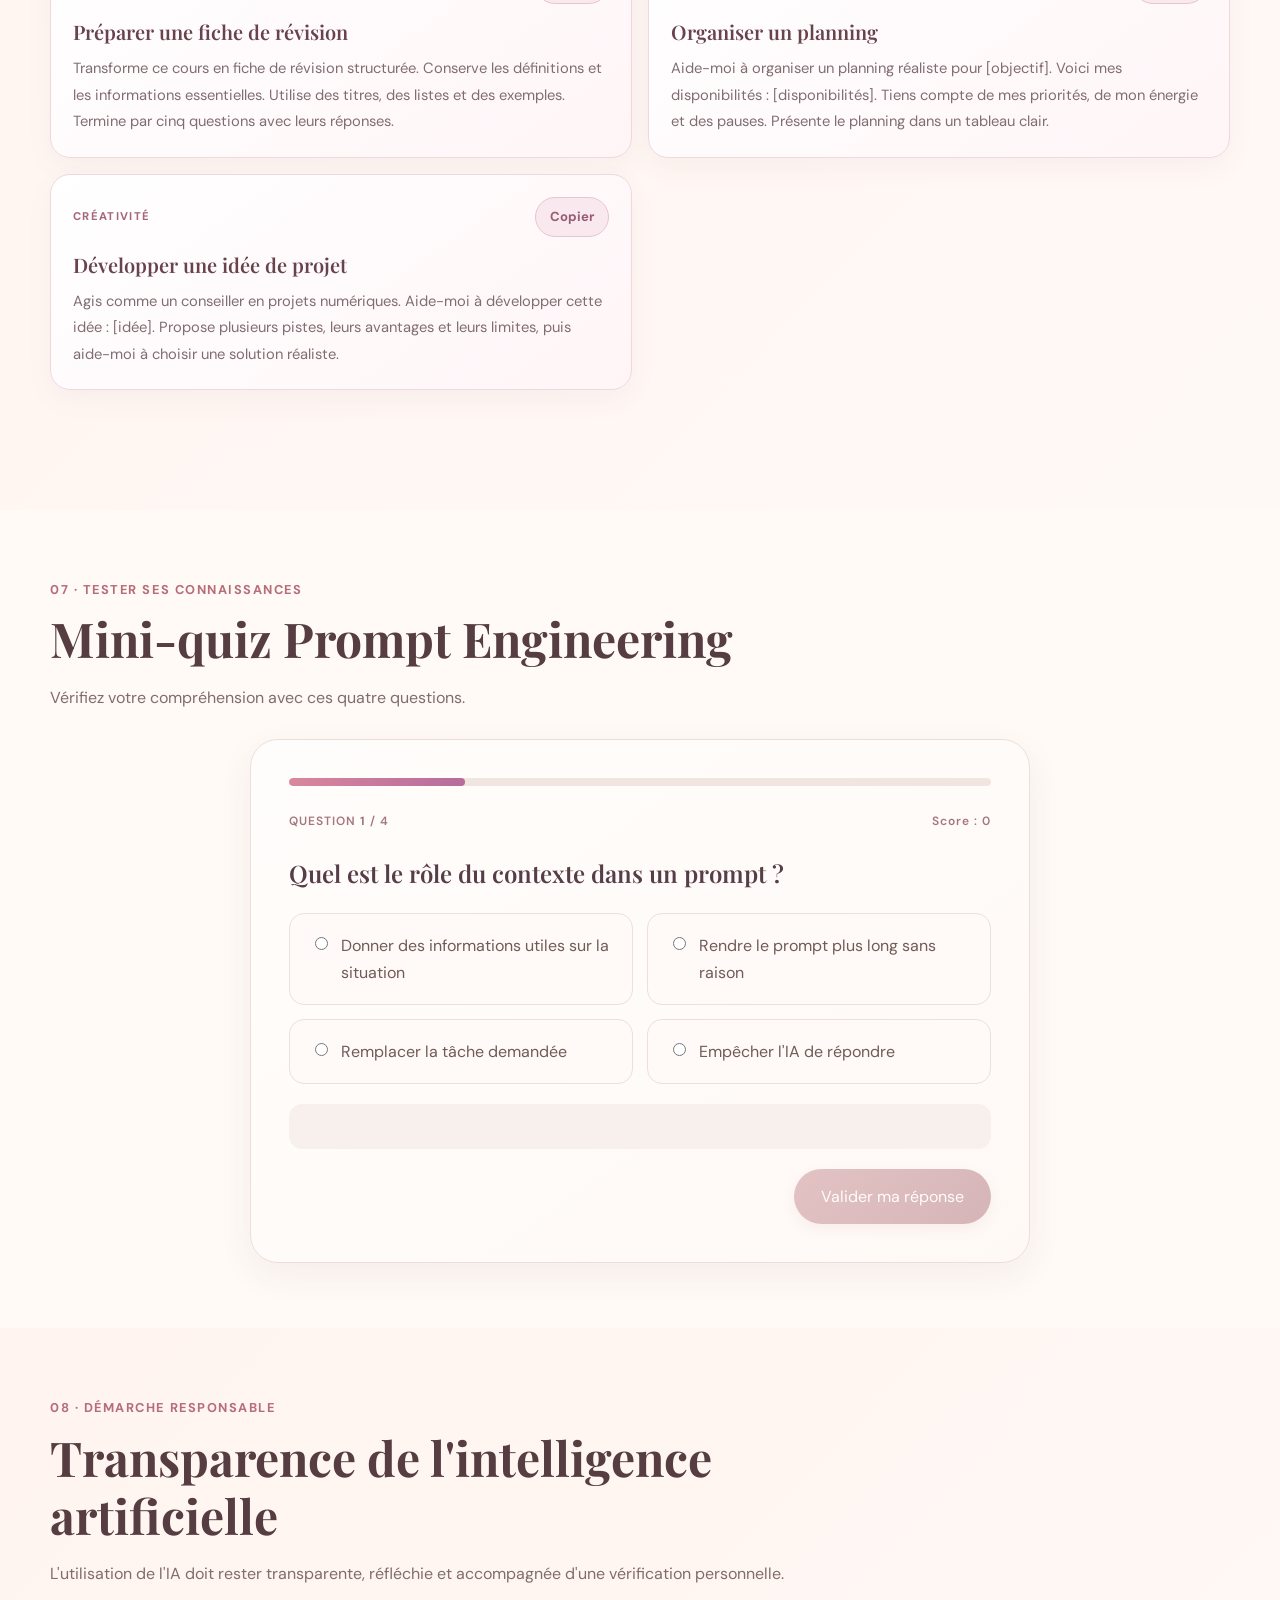
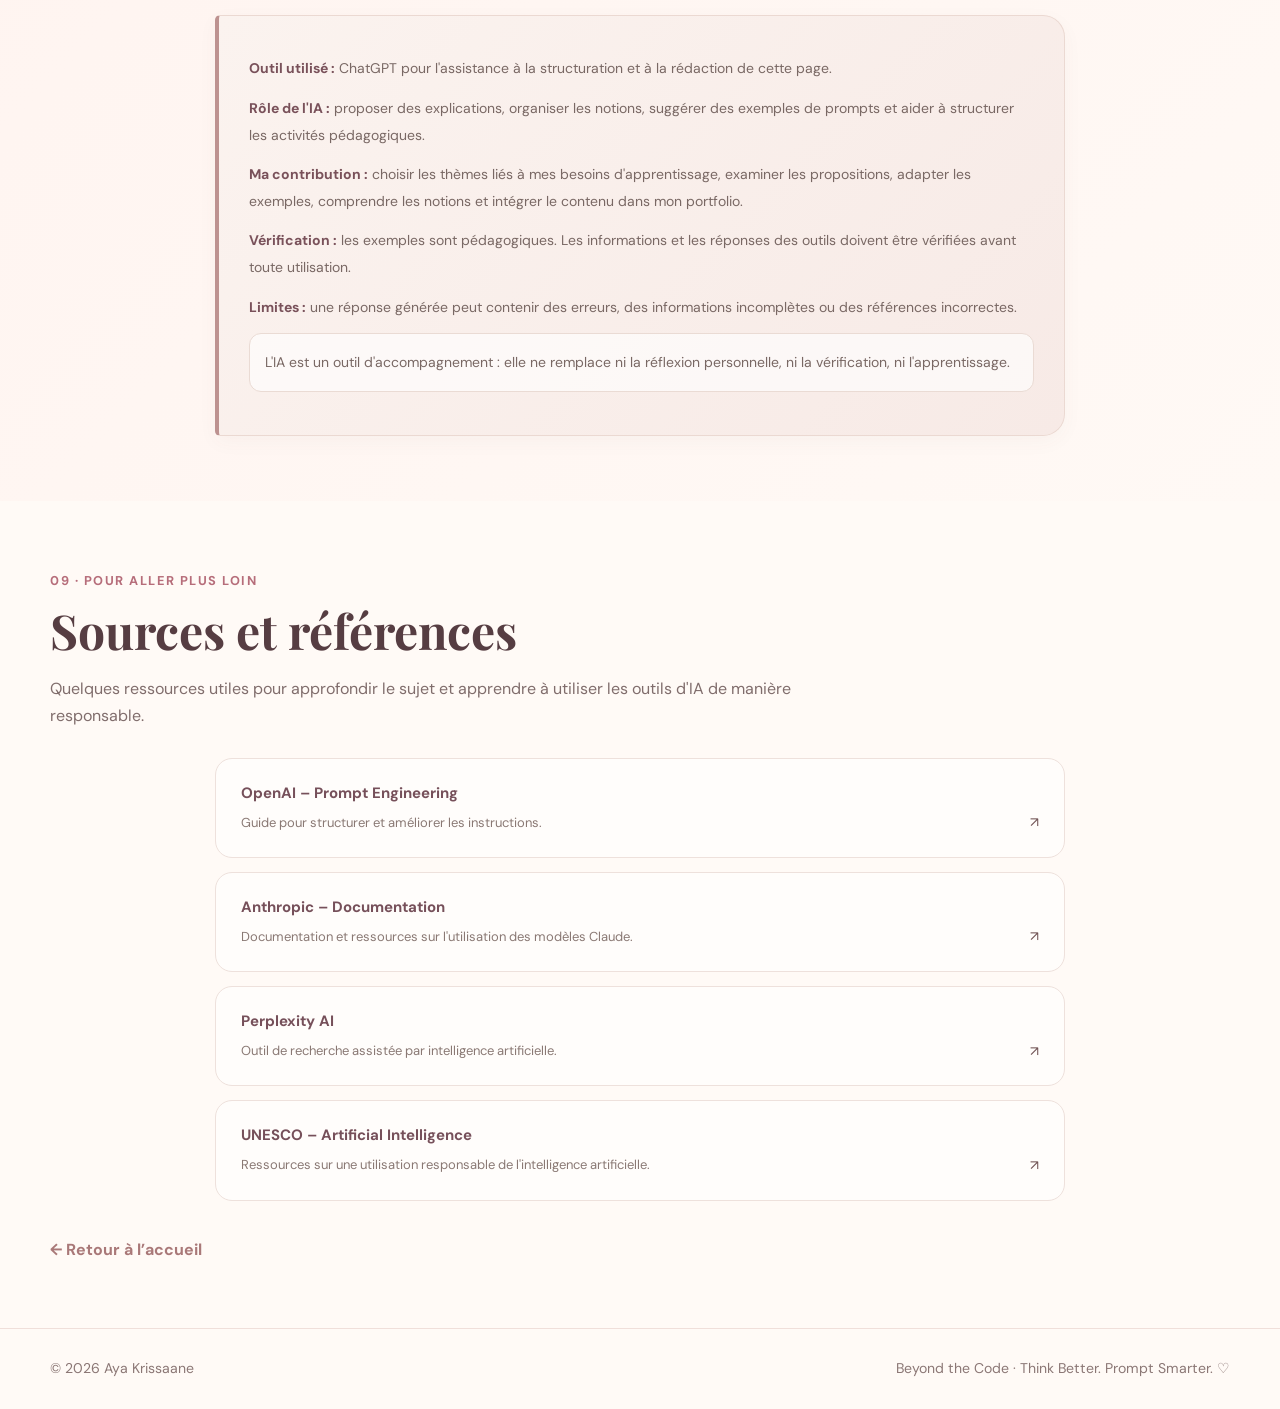
<file: digital-skills/prompt-engineering.html>
<!DOCTYPE html>
<html lang="fr">
<head>
    <meta charset="UTF-8">
    <meta name="viewport" content="width=device-width, initial-scale=1.0">
    <meta name="description" content="Apprendre à concevoir, améliorer et évaluer des prompts efficaces avec l'intelligence artificielle.">
    <title>Prompt Engineering | Beyond the Code</title>

    <link rel="stylesheet" href="../css/style.css">
    <link rel="stylesheet" href="cybersecurite.css">
    <link rel="stylesheet" href="prompt-engineering.css">
</head>

<body>

<header class="site-header">
    <div class="nav-wrap">
        <a class="brand" href="../index.html">
            Beyond the Code<span class="brand-flower"> ♡</span>
        </a>

        <button class="menu-toggle" aria-label="Ouvrir le menu" aria-expanded="false">☰</button>

        <nav class="nav-links" aria-label="Navigation principale">
            <a href="../index.html">Accueil</a>
            <a class="active" href="../index.html#modules">Digital Skills</a>
            <a href="../index.html#projets">Projets</a>
        </nav>
    </div>
</header>

<main>

    <!-- HERO -->
    <section class="cyber-hero prompt-hero">
        <div class="container cyber-hero-inner">

            <div class="cyber-hero-copy">
                <span class="cyber-kicker">DIGITAL SKILLS · CHAPITRE 02</span>

                <h1>Prompt Engineering<span>♡</span></h1>

                <p class="cyber-script">Think better. Prompt smarter.</p>

                <p>
                    L'intelligence artificielle peut devenir un véritable outil
                    d'apprentissage et de création. Mais pour obtenir des réponses
                    pertinentes, il faut savoir lui donner des instructions claires,
                    précises et bien structurées.
                </p>

                <a class="cyber-button" href="#fondamentaux">
                    Explorer les fondamentaux <span aria-hidden="true">↓</span>
                </a>
            </div>

            <div class="cyber-hero-art prompt-hero-art">
                <img
                    src="../images/prompt-engineering-hero.png"
                    alt="Illustration d'une étudiante utilisant l'intelligence artificielle pour organiser ses idées"
                    class="cyber-hero-image"
                >
                <span class="prompt-floating prompt-float-one">✦</span>
                <span class="prompt-floating prompt-float-two">♡</span>
                <span class="prompt-art-caption">Ideas become possibilities.</span>
            </div>

        </div>
    </section>


    <!-- INTRODUCTION -->
    <section class="section cyber-section" id="introduction">
        <div class="container">

            <div class="section-heading">
                <span class="eyebrow">01 · Introduction</span>
                <h2>Qu'est-ce que le Prompt Engineering ?</h2>
                <p>
                    Le Prompt Engineering est une méthode qui consiste à concevoir
                    et à améliorer les instructions données à une intelligence
                    artificielle afin d'obtenir des réponses plus utiles et adaptées
                    à un objectif précis.
                </p>
            </div>

            <div class="prompt-intro-grid">

                <article class="cyber-card prompt-intro-card">
                    <span class="cyber-icon">💬</span>
                    <h3>Prompt</h3>
                    <p>
                        Une instruction ou une question envoyée à un outil d'IA
                        pour lui demander d'effectuer une tâche.
                    </p>
                </article>

                <article class="cyber-card prompt-intro-card">
                    <span class="cyber-icon">🧠</span>
                    <h3>Prompt Engineering</h3>
                    <p>
                        L'art de structurer, préciser et améliorer ses instructions
                        pour guider l'IA vers un résultat pertinent.
                    </p>
                </article>

                <article class="cyber-card prompt-intro-card">
                    <span class="cyber-icon">🎯</span>
                    <h3>Objectif</h3>
                    <p>
                        Obtenir une réponse claire, compréhensible, organisée
                        et adaptée à ses besoins.
                    </p>
                </article>

            </div>

            <div class="prompt-highlight">
                <span>✧</span>
                <p>
                    Un bon résultat commence souvent par une bonne instruction.
                    Plus le besoin est clair, plus l'IA peut répondre de manière adaptée.
                </p>
            </div>

        </div>
    </section>


    <!-- STRUCTURE -->
    <section class="section section-tint cyber-section" id="fondamentaux">
        <div class="container">

            <div class="section-heading">
                <span class="eyebrow">02 · Construire un prompt</span>
                <h2>Les éléments d'un bon prompt</h2>
                <p>
                    Un prompt efficace peut être organisé en plusieurs éléments.
                    Ils permettent de donner à l'IA les informations nécessaires
                    pour comprendre la demande.
                </p>
            </div>

            <div class="prompt-structure-grid">

                <article class="tip-card prompt-element">
                    <span class="tip-number">01</span>
                    <div class="cyber-icon">🎭</div>
                    <h3>Rôle</h3>
                    <p>
                        Indiquer à l'IA le rôle ou le point de vue qu'elle doit adopter.
                    </p>
                    <div class="prompt-example">
                        « Agis comme un professeur d'informatique. »
                    </div>
                </article>

                <article class="tip-card prompt-element">
                    <span class="tip-number">02</span>
                    <div class="cyber-icon">📚</div>
                    <h3>Contexte</h3>
                    <p>
                        Présenter la situation et les informations utiles à la demande.
                    </p>
                    <div class="prompt-example">
                        « Je suis débutante en langage C. »
                    </div>
                </article>

                <article class="tip-card prompt-element">
                    <span class="tip-number">03</span>
                    <div class="cyber-icon">🎯</div>
                    <h3>Tâche</h3>
                    <p>
                        Décrire précisément ce que l'IA doit réaliser.
                    </p>
                    <div class="prompt-example">
                        « Explique-moi cette boucle for. »
                    </div>
                </article>

                <article class="tip-card prompt-element">
                    <span class="tip-number">04</span>
                    <div class="cyber-icon">📝</div>
                    <h3>Format</h3>
                    <p>
                        Préciser la forme souhaitée pour la réponse.
                    </p>
                    <div class="prompt-example">
                        « Présente la réponse sous forme d'étapes. »
                    </div>
                </article>

                <article class="tip-card prompt-element">
                    <span class="tip-number">05</span>
                    <div class="cyber-icon">⚙️</div>
                    <h3>Contraintes</h3>
                    <p>
                        Définir les limites, le niveau et les éléments à éviter.
                    </p>
                    <div class="prompt-example">
                        « Utilise un vocabulaire simple et du code débutant. »
                    </div>
                </article>

                <article class="tip-card prompt-element">
                    <span class="tip-number">06</span>
                    <div class="cyber-icon">💡</div>
                    <h3>Exemples</h3>
                    <p>
                        Donner un exemple pour montrer le résultat attendu.
                    </p>
                    <div class="prompt-example">
                        « Voici un exemple du format que je souhaite. »
                    </div>
                </article>

            </div>

            <div class="prompt-formula">
                <span class="risk-label">FORMULE À RETENIR</span>
                <h3>Un prompt bien structuré</h3>
                <p>
                    Rôle + Contexte + Tâche + Format + Contraintes + Exemples
                </p>
            </div>

        </div>
    </section>


    <!-- TECHNIQUES -->
    <section class="section cyber-section" id="techniques">
        <div class="container">

            <div class="section-heading">
                <span class="eyebrow">03 · Améliorer ses instructions</span>
                <h2>Techniques de Prompt Engineering</h2>
                <p>
                    Plusieurs techniques permettent d'améliorer progressivement
                    la qualité des réponses obtenues.
                </p>
            </div>

            <div class="cyber-threat-grid prompt-techniques-grid">

                <article class="cyber-card">
                    <div class="cyber-icon">🔍</div>
                    <h3>Être précis</h3>
                    <p>
                        Éviter les demandes trop générales et préciser le résultat attendu.
                    </p>
                </article>

                <article class="cyber-card">
                    <div class="cyber-icon">🪜</div>
                    <h3>Décomposer la tâche</h3>
                    <p>
                        Diviser une demande complexe en plusieurs petites étapes.
                    </p>
                </article>

                <article class="cyber-card">
                    <div class="cyber-icon">📌</div>
                    <h3>Donner des exemples</h3>
                    <p>
                        Montrer à l'IA un exemple de réponse ou de format souhaité.
                    </p>
                </article>

                <article class="cyber-card">
                    <div class="cyber-icon">🔄</div>
                    <h3>Améliorer progressivement</h3>
                    <p>
                        Ajuster le prompt selon les points manquants ou imprécis.
                    </p>
                </article>

                <article class="cyber-card">
                    <div class="cyber-icon">✅</div>
                    <h3>Vérifier la réponse</h3>
                    <p>
                        Demander des explications, contrôler les informations et
                        consulter des sources fiables.
                    </p>
                </article>

            </div>

            <div class="cyber-risk-panel prompt-method-panel">
                <div>
                    <span class="risk-label">MÉTHODE CONSEILLÉE</span>
                    <h3>La qualité vient aussi de l'itération.</h3>
                </div>

                <ul class="risk-list">
                    <li>
                        <b>1. Formuler</b>
                        <span>Écrire une première demande claire.</span>
                    </li>
                    <li>
                        <b>2. Observer</b>
                        <span>Examiner la réponse et repérer ses limites.</span>
                    </li>
                    <li>
                        <b>3. Préciser</b>
                        <span>Ajouter le contexte et les contraintes manquantes.</span>
                    </li>
                    <li>
                        <b>4. Vérifier</b>
                        <span>Contrôler le résultat avant de l'utiliser.</span>
                    </li>
                </ul>
            </div>

        </div>
    </section>


    <!-- CAS PRATIQUES -->
    <section class="section section-tint cyber-section" id="cas-pratiques">
        <div class="container">

            <div class="section-heading">
                <span class="eyebrow">04 · Mise en pratique</span>
                <h2>Trois cas pratiques</h2>
                <p>
                    Voici trois situations inspirées des besoins d'une étudiante
                    en informatique. Chaque exemple compare une instruction
                    générale à une instruction plus précise.
                </p>
            </div>


            <!-- CAS 1 -->
            <article class="prompt-case">

                <div class="prompt-case-heading">
                    <span class="prompt-case-number">CASE STUDY 01</span>
                    <h3>Comprendre un exercice d'algorithmique</h3>
                    <p>Objectif : apprendre à raisonner avant de rédiger la solution.</p>
                </div>

                <div class="prompt-comparison">

                    <div class="prompt-version prompt-weak">
                        <span class="prompt-label">PROMPT INITIAL · FAIBLE</span>
                        <p>
                            « Fais cet exercice d'algorithmique. »
                        </p>
                        <div class="prompt-result">
                            <b>Limite possible</b>
                            <span>
                                La demande ne précise ni le niveau, ni la méthode,
                                ni le type d'explication attendu.
                            </span>
                        </div>
                    </div>

                    <div class="prompt-version prompt-strong">
                        <span class="prompt-label">PROMPT AMÉLIORÉ</span>
                        <p>
                            « Agis comme un enseignant d'algorithmique.
                            Je suis débutante et j'ai des difficultés à appliquer
                            les notions. Aide-moi à comprendre cet exercice
                            étape par étape. Commence par identifier les données,
                            les résultats attendus et les traitements nécessaires.
                            Ne donne pas directement la solution complète :
                            pose-moi une petite question à chaque étape et attends
                            ma réponse avant de continuer. Utilise un pseudocode
                            simple et explique chaque instruction. »
                        </p>
                        <div class="prompt-result">
                            <b>Résultat attendu</b>
                            <span>
                                Une démarche progressive qui aide à comprendre
                                le raisonnement et à participer à la résolution.
                            </span>
                        </div>
                    </div>

                </div>

                <div class="prompt-analysis">
                    <b>Analyse</b>
                    <p>
                        Le prompt amélioré précise le niveau de l'étudiante,
                        le rôle de l'IA et la méthode pédagogique souhaitée.
                        Il encourage l'apprentissage au lieu de demander
                        uniquement une réponse finale.
                    </p>
                </div>

            </article>


            <!-- CAS 2 -->
            <article class="prompt-case">

                <div class="prompt-case-heading">
                    <span class="prompt-case-number">CASE STUDY 02</span>
                    <h3>Corriger et comprendre un programme en langage C</h3>
                    <p>Objectif : identifier une erreur et comprendre sa correction.</p>
                </div>

                <div class="prompt-comparison">

                    <div class="prompt-version prompt-weak">
                        <span class="prompt-label">PROMPT INITIAL · FAIBLE</span>
                        <p>
                            « Corrige mon code C. »
                        </p>
                        <div class="prompt-result">
                            <b>Limite possible</b>
                            <span>
                                L'IA peut proposer un programme différent sans
                                expliquer précisément l'erreur initiale.
                            </span>
                        </div>
                    </div>

                    <div class="prompt-version prompt-strong">
                        <span class="prompt-label">PROMPT AMÉLIORÉ</span>
                        <p>
                            « Agis comme un enseignant de programmation en C.
                            Je suis débutante. Analyse le code que je vais te fournir.
                            Identifie d'abord les erreurs et explique pourquoi
                            elles sont incorrectes. Ensuite, propose une correction
                            simple en conservant autant que possible ma structure
                            et mon style de programmation. N'utilise pas de notions
                            avancées. Termine par un petit exemple d'exécution
                            pour vérifier le fonctionnement du programme. »
                        </p>
                        <div class="prompt-result">
                            <b>Résultat attendu</b>
                            <span>
                                Une correction compréhensible, accompagnée
                                d'explications et d'un exemple de vérification.
                            </span>
                        </div>
                    </div>

                </div>

                <div class="prompt-analysis">
                    <b>Analyse</b>
                    <p>
                        Le prompt amélioré demande une explication avant la correction,
                        tient compte du niveau débutant et limite les changements
                        inutiles dans le code.
                    </p>
                </div>

            </article>


            <!-- CAS 3 -->
            <article class="prompt-case">

                <div class="prompt-case-heading">
                    <span class="prompt-case-number">CASE STUDY 03</span>
                    <h3>Créer une fiche de révision à partir d'un cours</h3>
                    <p>Objectif : transformer un cours dense en support de révision organisé.</p>
                </div>

                <div class="prompt-comparison">

                    <div class="prompt-version prompt-weak">
                        <span class="prompt-label">PROMPT INITIAL · FAIBLE</span>
                        <p>
                            « Résume ce cours. »
                        </p>
                        <div class="prompt-result">
                            <b>Limite possible</b>
                            <span>
                                Le résumé peut être trop court, oublier des notions
                                importantes ou ne pas être adapté à la révision.
                            </span>
                        </div>
                    </div>

                    <div class="prompt-version prompt-strong">
                        <span class="prompt-label">PROMPT AMÉLIORÉ</span>
                        <p>
                            « Agis comme un enseignant qui prépare une fiche de
                            révision pour un examen universitaire. À partir du cours
                            fourni, crée une fiche structurée en français simple.
                            Conserve toutes les définitions, notions importantes,
                            étapes et exemples nécessaires. Organise le contenu
                            avec des titres, des listes et des tableaux lorsque
                            cela est utile. N'ajoute pas d'informations absentes
                            du cours sans les signaler. Termine par cinq questions
                            de révision avec leurs réponses. »
                        </p>
                        <div class="prompt-result">
                            <b>Résultat attendu</b>
                            <span>
                                Une fiche organisée qui facilite la mémorisation
                                et permet de vérifier sa compréhension.
                            </span>
                        </div>
                    </div>

                </div>

                <div class="prompt-analysis">
                    <b>Analyse</b>
                    <p>
                        Le prompt amélioré précise le public, la langue, la structure,
                        les éléments à conserver et les limites à respecter.
                        Il réduit le risque de perdre des informations essentielles.
                    </p>
                </div>

            </article>

            <p class="prompt-disclaimer">
                Note méthodologique : les résultats présentés dans ces cas pratiques
                sont des résultats attendus et des exemples illustratifs.
                Ils ne constituent pas des captures de réponses réellement testées.
                Les essais avec les outils d'IA pourront être ajoutés après vérification.
            </p>

        </div>
    </section>


    <!-- COMPARAISON DES OUTILS -->
    <section class="section cyber-section" id="outils">
        <div class="container">

            <div class="section-heading">
                <span class="eyebrow">05 · Découvrir les outils</span>
                <h2>Comparaison de quelques outils d'IA</h2>
                <p>
                    Plusieurs outils peuvent aider à apprendre, rédiger, analyser
                    ou rechercher des informations. Le choix dépend de la tâche
                    et du résultat recherché.
                </p>
            </div>

            <div class="prompt-tools-grid">

                <article class="cyber-card prompt-tool-card">
                    <div class="tool-symbol">✧</div>
                    <h3>ChatGPT</h3>
                    <p>
                        Assistant conversationnel polyvalent pour expliquer des notions,
                        travailler sur des idées, rédiger et aider à programmer.
                    </p>
                    <span class="tool-use">Usage possible : apprentissage et assistance.</span>
                    <a href="https://chatgpt.com/" target="_blank" rel="noopener noreferrer">
                        Visiter le site ↗
                    </a>
                </article>

                <article class="cyber-card prompt-tool-card">
                    <div class="tool-symbol">✳</div>
                    <h3>Claude</h3>
                    <p>
                        Assistant conversationnel utile pour analyser des textes,
                        organiser des idées et travailler sur des documents.
                    </p>
                    <span class="tool-use">Usage possible : analyse et rédaction.</span>
                    <a href="https://claude.ai/" target="_blank" rel="noopener noreferrer">
                        Visiter le site ↗
                    </a>
                </article>

                <article class="cyber-card prompt-tool-card">
                    <div class="tool-symbol">𝕏</div>
                    <h3>Grok</h3>
                    <p>
                        Assistant d'IA associé à l'écosystème X, pouvant être utilisé
                        pour poser des questions et explorer des sujets.
                    </p>
                    <span class="tool-use">Usage possible : exploration et questions.</span>
                    <a href="https://grok.com/" target="_blank" rel="noopener noreferrer">
                        Visiter le site ↗
                    </a>
                </article>

                <article class="cyber-card prompt-tool-card">
                    <div class="tool-symbol">⌕</div>
                    <h3>Perplexity</h3>
                    <p>
                        Outil de recherche assistée par IA qui présente des réponses
                        accompagnées de références à consulter.
                    </p>
                    <span class="tool-use">Usage possible : recherche documentaire.</span>
                    <a href="https://www.perplexity.ai/" target="_blank" rel="noopener noreferrer">
                        Visiter le site ↗
                    </a>
                </article>

            </div>

            <div class="prompt-highlight">
                <span>♡</span>
                <p>
                    Aucun outil n'est automatiquement le meilleur pour toutes les tâches.
                    Il est important de comparer les réponses, de vérifier les sources
                    et de choisir l'outil adapté à son besoin.
                </p>
            </div>

        </div>
    </section>


    <!-- BIBLIOTHEQUE -->
    <section class="section section-tint cyber-section" id="bibliotheque">
        <div class="container">

            <div class="section-heading">
                <span class="eyebrow">06 · À réutiliser</span>
                <h2>Ma bibliothèque de prompts</h2>
                <p>
                    Cinq modèles de prompts réutilisables pour accompagner
                    les activités d'apprentissage et de création.
                    Cliquez sur « Copier » pour récupérer un modèle.
                </p>
            </div>

            <div class="prompt-library">

                <article class="prompt-library-card">
                    <div class="library-card-top">
                        <span class="library-category">APPRENTISSAGE</span>
                        <button class="copy-prompt" type="button" data-copy="prompt-1">Copier</button>
                    </div>
                    <h3>Comprendre une notion</h3>
                    <p class="library-prompt" id="prompt-1">
                        Agis comme un enseignant. Explique-moi [notion] avec des mots
                        simples, étape par étape. Donne une définition, un exemple
                        concret et un petit exercice pour vérifier ma compréhension.
                        Attends ma réponse avant de donner la correction.
                    </p>
                </article>

                <article class="prompt-library-card">
                    <div class="library-card-top">
                        <span class="library-category">PROGRAMMATION</span>
                        <button class="copy-prompt" type="button" data-copy="prompt-2">Copier</button>
                    </div>
                    <h3>Comprendre une erreur de code</h3>
                    <p class="library-prompt" id="prompt-2">
                        Analyse ce code en [langage]. Identifie les erreurs,
                        explique leur cause et propose une correction simple
                        adaptée à mon niveau. Conserve ma structure autant que possible
                        et montre un exemple d'exécution.
                    </p>
                </article>

                <article class="prompt-library-card">
                    <div class="library-card-top">
                        <span class="library-category">RÉVISION</span>
                        <button class="copy-prompt" type="button" data-copy="prompt-3">Copier</button>
                    </div>
                    <h3>Préparer une fiche de révision</h3>
                    <p class="library-prompt" id="prompt-3">
                        Transforme ce cours en fiche de révision structurée.
                        Conserve les définitions et les informations essentielles.
                        Utilise des titres, des listes et des exemples.
                        Termine par cinq questions avec leurs réponses.
                    </p>
                </article>

                <article class="prompt-library-card">
                    <div class="library-card-top">
                        <span class="library-category">ORGANISATION</span>
                        <button class="copy-prompt" type="button" data-copy="prompt-4">Copier</button>
                    </div>
                    <h3>Organiser un planning</h3>
                    <p class="library-prompt" id="prompt-4">
                        Aide-moi à organiser un planning réaliste pour [objectif].
                        Voici mes disponibilités : [disponibilités].
                        Tiens compte de mes priorités, de mon énergie et des pauses.
                        Présente le planning dans un tableau clair.
                    </p>
                </article>

                <article class="prompt-library-card">
                    <div class="library-card-top">
                        <span class="library-category">CRÉATIVITÉ</span>
                        <button class="copy-prompt" type="button" data-copy="prompt-5">Copier</button>
                    </div>
                    <h3>Développer une idée de projet</h3>
                    <p class="library-prompt" id="prompt-5">
                        Agis comme un conseiller en projets numériques.
                        Aide-moi à développer cette idée : [idée].
                        Propose plusieurs pistes, leurs avantages et leurs limites,
                        puis aide-moi à choisir une solution réaliste.
                    </p>
                </article>

            </div>

            <p class="copy-status" id="copy-status" aria-live="polite"></p>

        </div>
    </section>


    <!-- QUIZ -->
    <section class="section cyber-section" id="quiz">
        <div class="container">

            <div class="section-heading">
                <span class="eyebrow">07 · Tester ses connaissances</span>
                <h2>Mini-quiz Prompt Engineering</h2>
                <p>
                    Vérifiez votre compréhension avec ces quatre questions.
                </p>
            </div>

            <div class="quiz-box" id="prompt-quiz">

                <div class="quiz-progress">
                    <span id="prompt-progress-fill"></span>
                </div>

                <div class="quiz-meta">
                    <span>QUESTION <b id="prompt-question-number">1</b> / 4</span>
                    <span id="prompt-score-label">Score : 0</span>
                </div>

                <h3 id="prompt-question">Chargement de la question…</h3>

                <div class="quiz-options" id="prompt-options"></div>

                <p class="quiz-feedback" id="prompt-feedback" aria-live="polite"></p>

                <div class="quiz-actions">
                    <button class="cyber-button" id="prompt-next" type="button" disabled>
                        Valider ma réponse
                    </button>
                </div>

            </div>
        </div>
    </section>


    <!-- TRANSPARENCE IA -->
    <section class="section section-tint cyber-section" id="transparence-ia">
        <div class="container">

            <div class="section-heading">
                <span class="eyebrow">08 · Démarche responsable</span>
                <h2>Transparence de l'intelligence artificielle</h2>
                <p>
                    L'utilisation de l'IA doit rester transparente, réfléchie
                    et accompagnée d'une vérification personnelle.
                </p>
            </div>

            <div class="cyber-card ai-card">

                <p>
                    <strong>Outil utilisé :</strong>
                    ChatGPT pour l'assistance à la structuration et à la rédaction
                    de cette page.
                </p>

                <p>
                    <strong>Rôle de l'IA :</strong>
                    proposer des explications, organiser les notions,
                    suggérer des exemples de prompts et aider à structurer
                    les activités pédagogiques.
                </p>

                <p>
                    <strong>Ma contribution :</strong>
                    choisir les thèmes liés à mes besoins d'apprentissage,
                    examiner les propositions, adapter les exemples,
                    comprendre les notions et intégrer le contenu dans mon portfolio.
                </p>

                <p>
                    <strong>Vérification :</strong>
                    les exemples sont pédagogiques. Les informations et les réponses
                    des outils doivent être vérifiées avant toute utilisation.
                </p>

                <p>
                    <strong>Limites :</strong>
                    une réponse générée peut contenir des erreurs, des informations
                    incomplètes ou des références incorrectes.
                </p>

                <p class="ai-reminder">
                    L'IA est un outil d'accompagnement : elle ne remplace ni
                    la réflexion personnelle, ni la vérification, ni l'apprentissage.
                </p>

            </div>

        </div>
    </section>


    <!-- SOURCES -->
    <section class="section cyber-section" id="sources">
        <div class="container">

            <div class="section-heading">
                <span class="eyebrow">09 · Pour aller plus loin</span>
                <h2>Sources et références</h2>
                <p>
                    Quelques ressources utiles pour approfondir le sujet
                    et apprendre à utiliser les outils d'IA de manière responsable.
                </p>
            </div>

            <div class="sources-list">

                <a href="https://platform.openai.com/docs/guides/prompt-engineering"
                   target="_blank" rel="noopener noreferrer">
                    <span>OpenAI – Prompt Engineering</span>
                    <small>Guide pour structurer et améliorer les instructions.</small>
                    ↗
                </a>

                <a href="https://docs.anthropic.com/"
                   target="_blank" rel="noopener noreferrer">
                    <span>Anthropic – Documentation</span>
                    <small>Documentation et ressources sur l'utilisation des modèles Claude.</small>
                    ↗
                </a>

                <a href="https://www.perplexity.ai/"
                   target="_blank" rel="noopener noreferrer">
                    <span>Perplexity AI</span>
                    <small>Outil de recherche assistée par intelligence artificielle.</small>
                    ↗
                </a>

                <a href="https://www.unesco.org/en/artificial-intelligence"
                   target="_blank" rel="noopener noreferrer">
                    <span>UNESCO – Artificial Intelligence</span>
                    <small>Ressources sur une utilisation responsable de l'intelligence artificielle.</small>
                    ↗
                </a>

            </div>

            <a class="back-link" href="../index.html">← Retour à l’accueil</a>

        </div>
    </section>

</main>


<footer class="site-footer">
    <div class="container footer-inner">
        <span>© <span data-year>2026</span> Aya Krissaane</span>
        <span>Beyond the Code · Think Better. Prompt Smarter. ♡</span>
    </div>
</footer>

<script src="../js/script.js"></script>
<script src="prompt-engineering.js"></script>

</body>
</html>
</file>
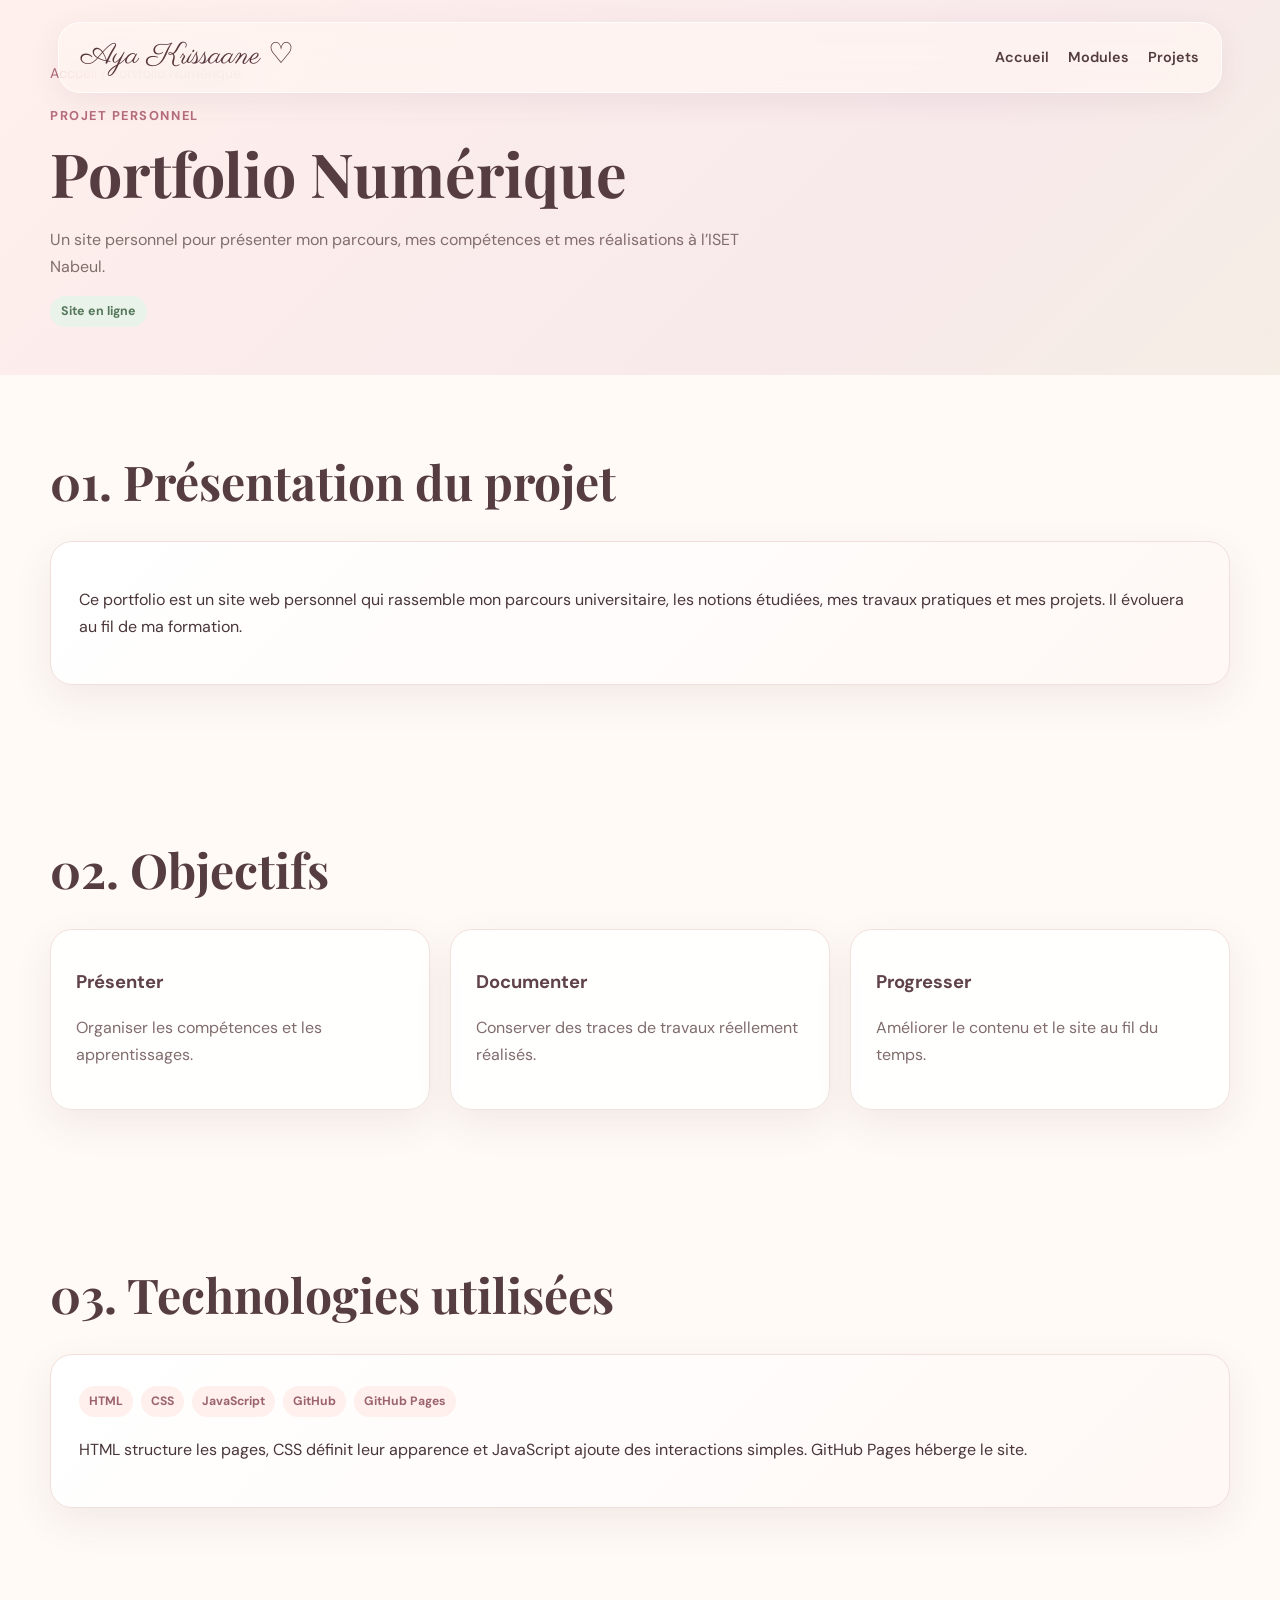
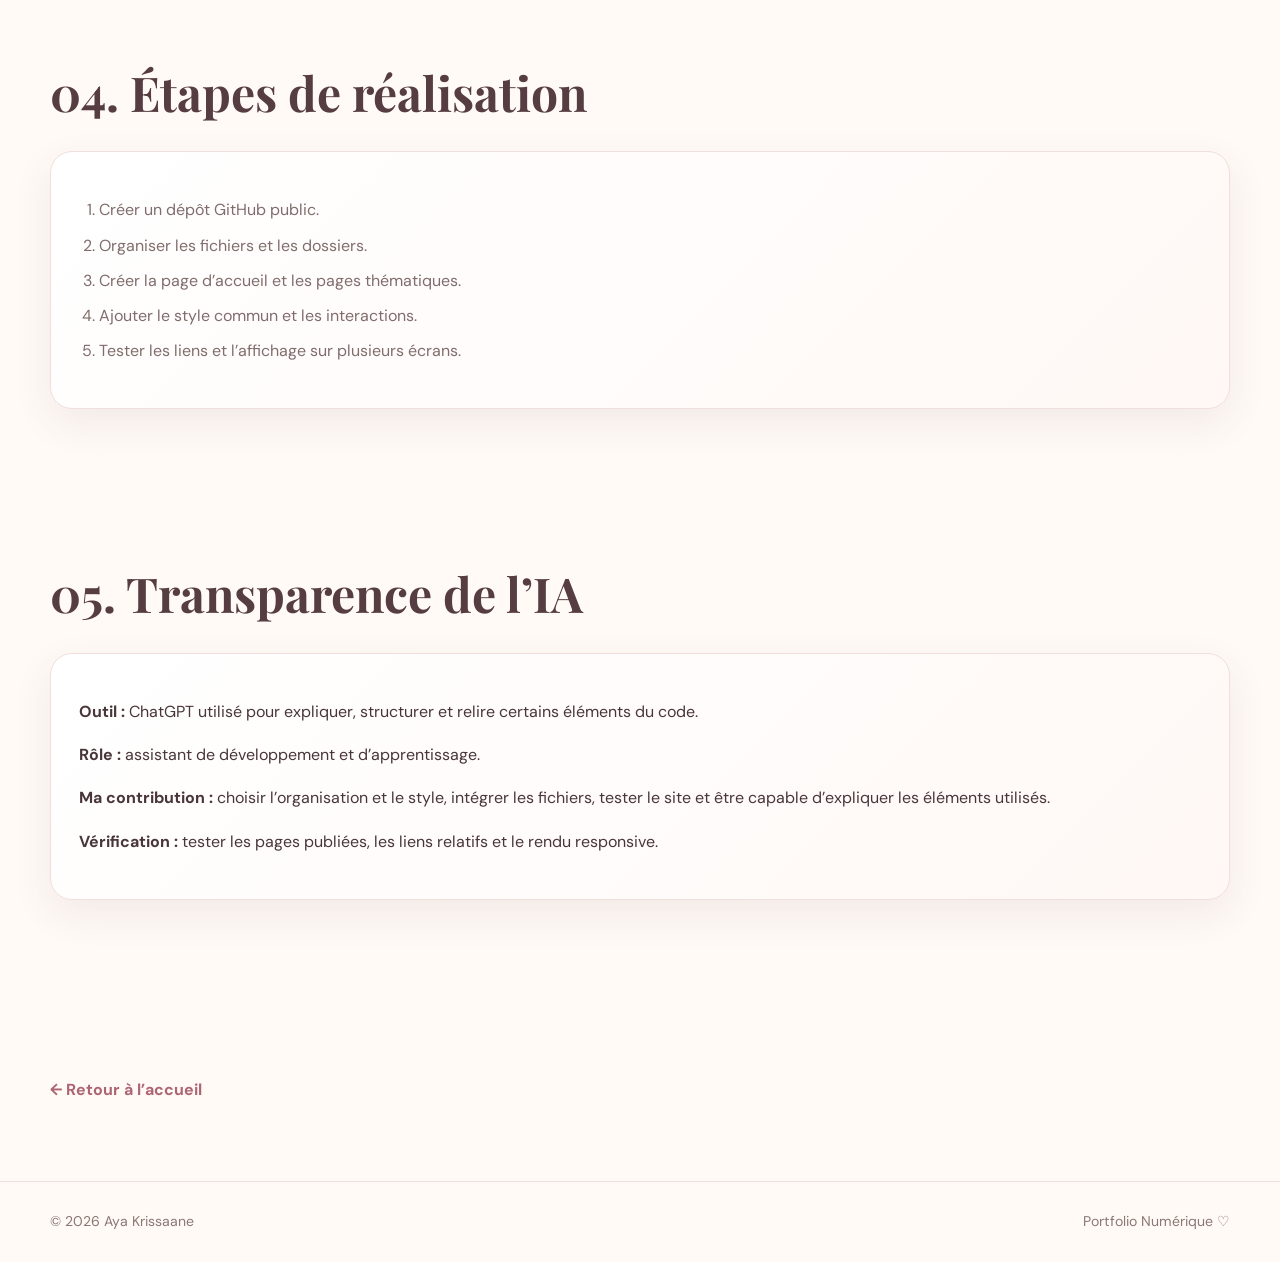
<file: projects/portfolio-numerique.html>
<!DOCTYPE html>
<html lang="fr">
<head>
    <meta charset="UTF-8">
    <meta name="viewport" content="width=device-width, initial-scale=1.0">
    <title>Portfolio Numérique | Portfolio Aya</title>
    <link rel="stylesheet" href="../css/style.css">
</head>
<body>

<header class="site-header">
    <div class="nav-wrap">
        <a class="brand" href="../index.html">Aya<span> Krissaane</span> ♡</a>
        <button class="menu-toggle" aria-label="Ouvrir le menu" aria-expanded="false">☰</button>
        <nav class="nav-links">
            <a href="../index.html">Accueil</a>
            <a href="../index.html#modules">Modules</a>
            <a href="../index.html#projets">Projets</a>
        </nav>
    </div>
</header>

<main>

<section class="page-hero">
    <div class="container">
        <div class="breadcrumb"><a href="../index.html">Accueil</a> / Portfolio Numérique</div>
        <span class="eyebrow">Projet personnel</span>
        <h1>Portfolio Numérique</h1>
        <p>Un site personnel pour présenter mon parcours, mes compétences et mes réalisations à l’ISET Nabeul.</p>
        <span class="status">Site en ligne</span>
    </div>
</section>

<section class="section">
    <div class="container">
        <div class="section-heading">
            <h2>01. Présentation du projet</h2>
        </div>
        <div class="soft-panel">
            <p>Ce portfolio est un site web personnel qui rassemble mon parcours universitaire, les notions étudiées, mes travaux pratiques et mes projets. Il évoluera au fil de ma formation.</p>
        </div>
    </div>
</section>

<section class="section">
    <div class="container">
        <div class="section-heading">
            <h2>02. Objectifs</h2>
        </div>
        <div class="grid">
            <article class="card">
                <h3>Présenter</h3>
                <p>Organiser les compétences et les apprentissages.</p>
            </article>
            <article class="card">
                <h3>Documenter</h3>
                <p>Conserver des traces de travaux réellement réalisés.</p>
            </article>
            <article class="card">
                <h3>Progresser</h3>
                <p>Améliorer le contenu et le site au fil du temps.</p>
            </article>
        </div>
    </div>
</section>

<section class="section">
    <div class="container">
        <div class="section-heading">
            <h2>03. Technologies utilisées</h2>
        </div>
        <div class="soft-panel">
            <span class="tag">HTML</span>
            <span class="tag">CSS</span>
            <span class="tag">JavaScript</span>
            <span class="tag">GitHub</span>
            <span class="tag">GitHub Pages</span>

            <p>HTML structure les pages, CSS définit leur apparence et JavaScript ajoute des interactions simples. GitHub Pages héberge le site.</p>
        </div>
    </div>
</section>

<section class="section">
    <div class="container">
        <div class="section-heading">
            <h2>04. Étapes de réalisation</h2>
        </div>
        <div class="soft-panel">
            <ol class="list-clean">
                <li>Créer un dépôt GitHub public.</li>
                <li>Organiser les fichiers et les dossiers.</li>
                <li>Créer la page d’accueil et les pages thématiques.</li>
                <li>Ajouter le style commun et les interactions.</li>
                <li>Tester les liens et l’affichage sur plusieurs écrans.</li>
            </ol>
        </div>
    </div>
</section>

<section class="section">
    <div class="container">
        <div class="section-heading">
            <h2>05. Transparence de l’IA</h2>
        </div>
        <div class="soft-panel">
            <p><strong>Outil :</strong> ChatGPT utilisé pour expliquer, structurer et relire certains éléments du code.</p>
            <p><strong>Rôle :</strong> assistant de développement et d’apprentissage.</p>
            <p><strong>Ma contribution :</strong> choisir l’organisation et le style, intégrer les fichiers, tester le site et être capable d’expliquer les éléments utilisés.</p>
            <p><strong>Vérification :</strong> tester les pages publiées, les liens relatifs et le rendu responsive.</p>
        </div>
    </div>
</section>

<section class="section">
    <div class="container">
        <a class="back-link" href="../index.html">← Retour à l’accueil</a>
    </div>
</section>

</main>

<footer class="site-footer">
    <div class="container footer-inner">
        <span>© <span data-year>2026</span> Aya Krissaane</span>
        <span>Portfolio Numérique ♡</span>
    </div>
</footer>

<script src="../js/script.js"></script>
</body>
</html>
</file>
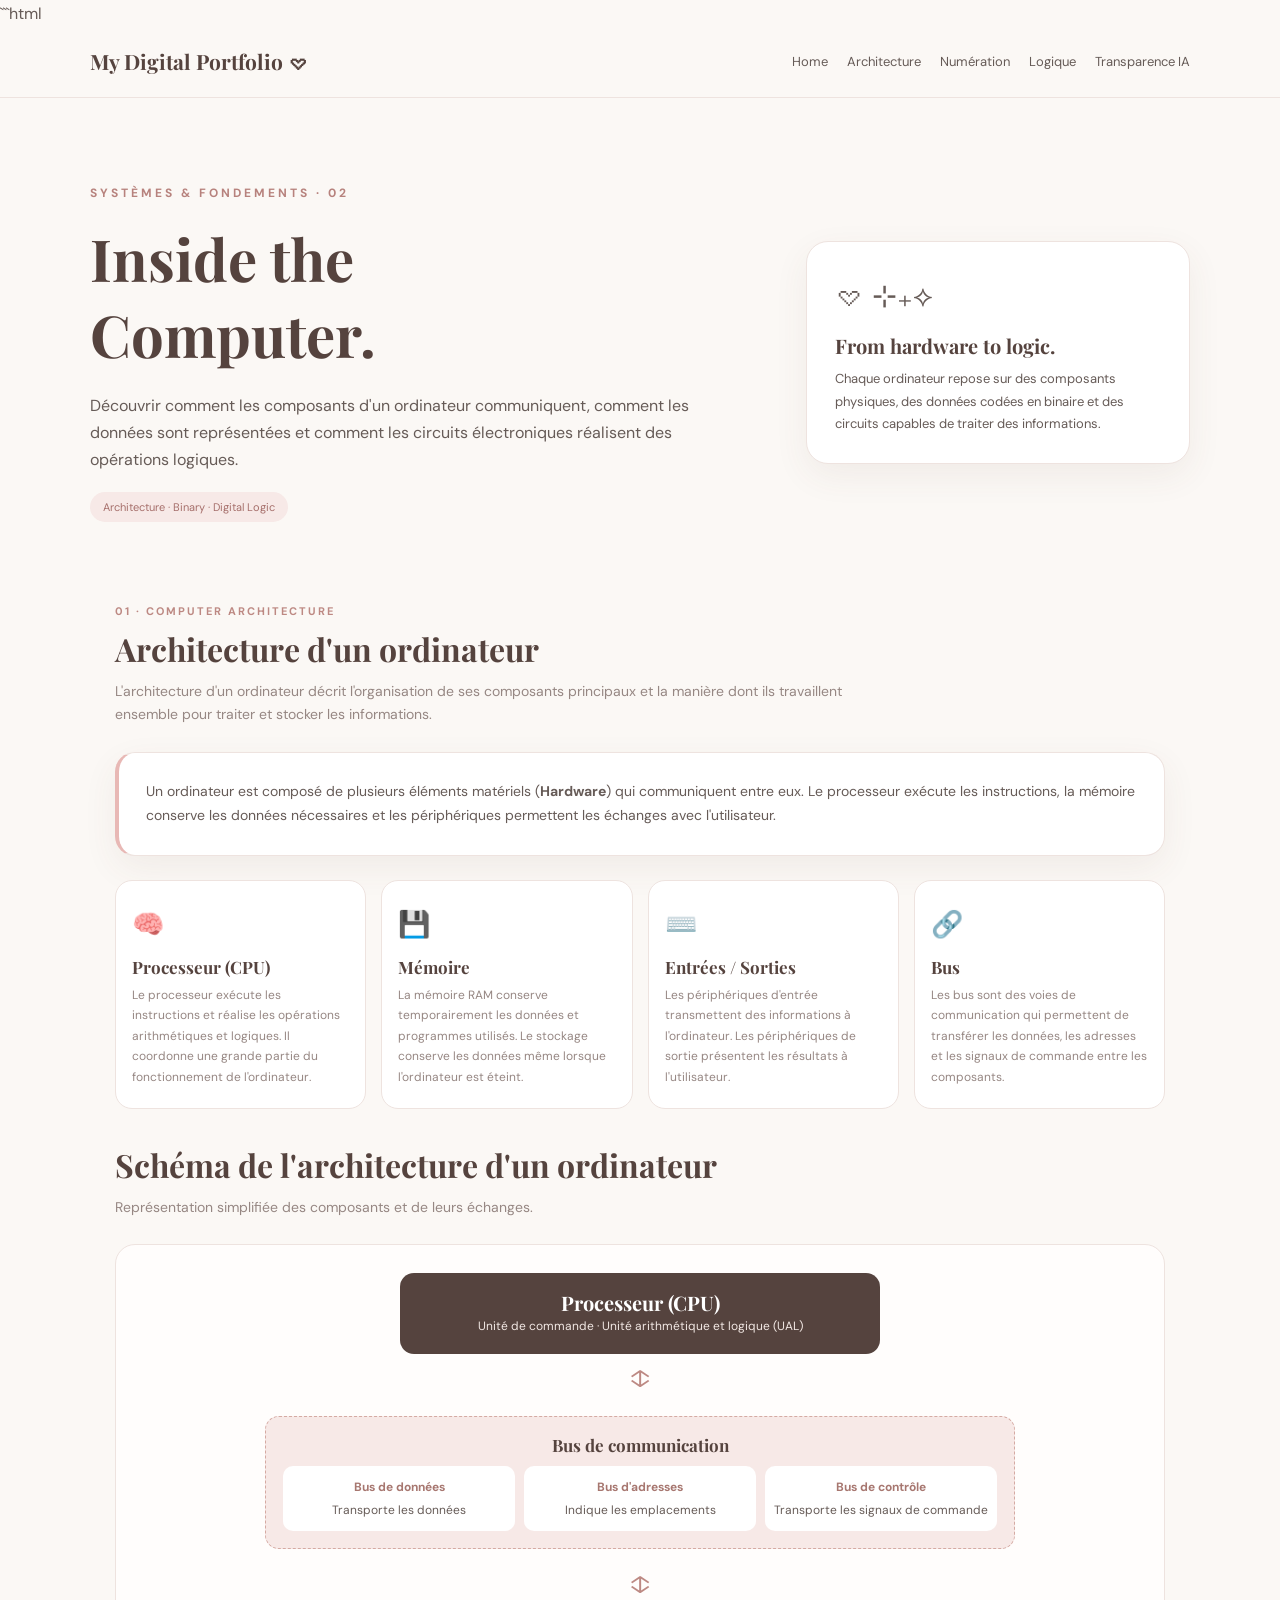
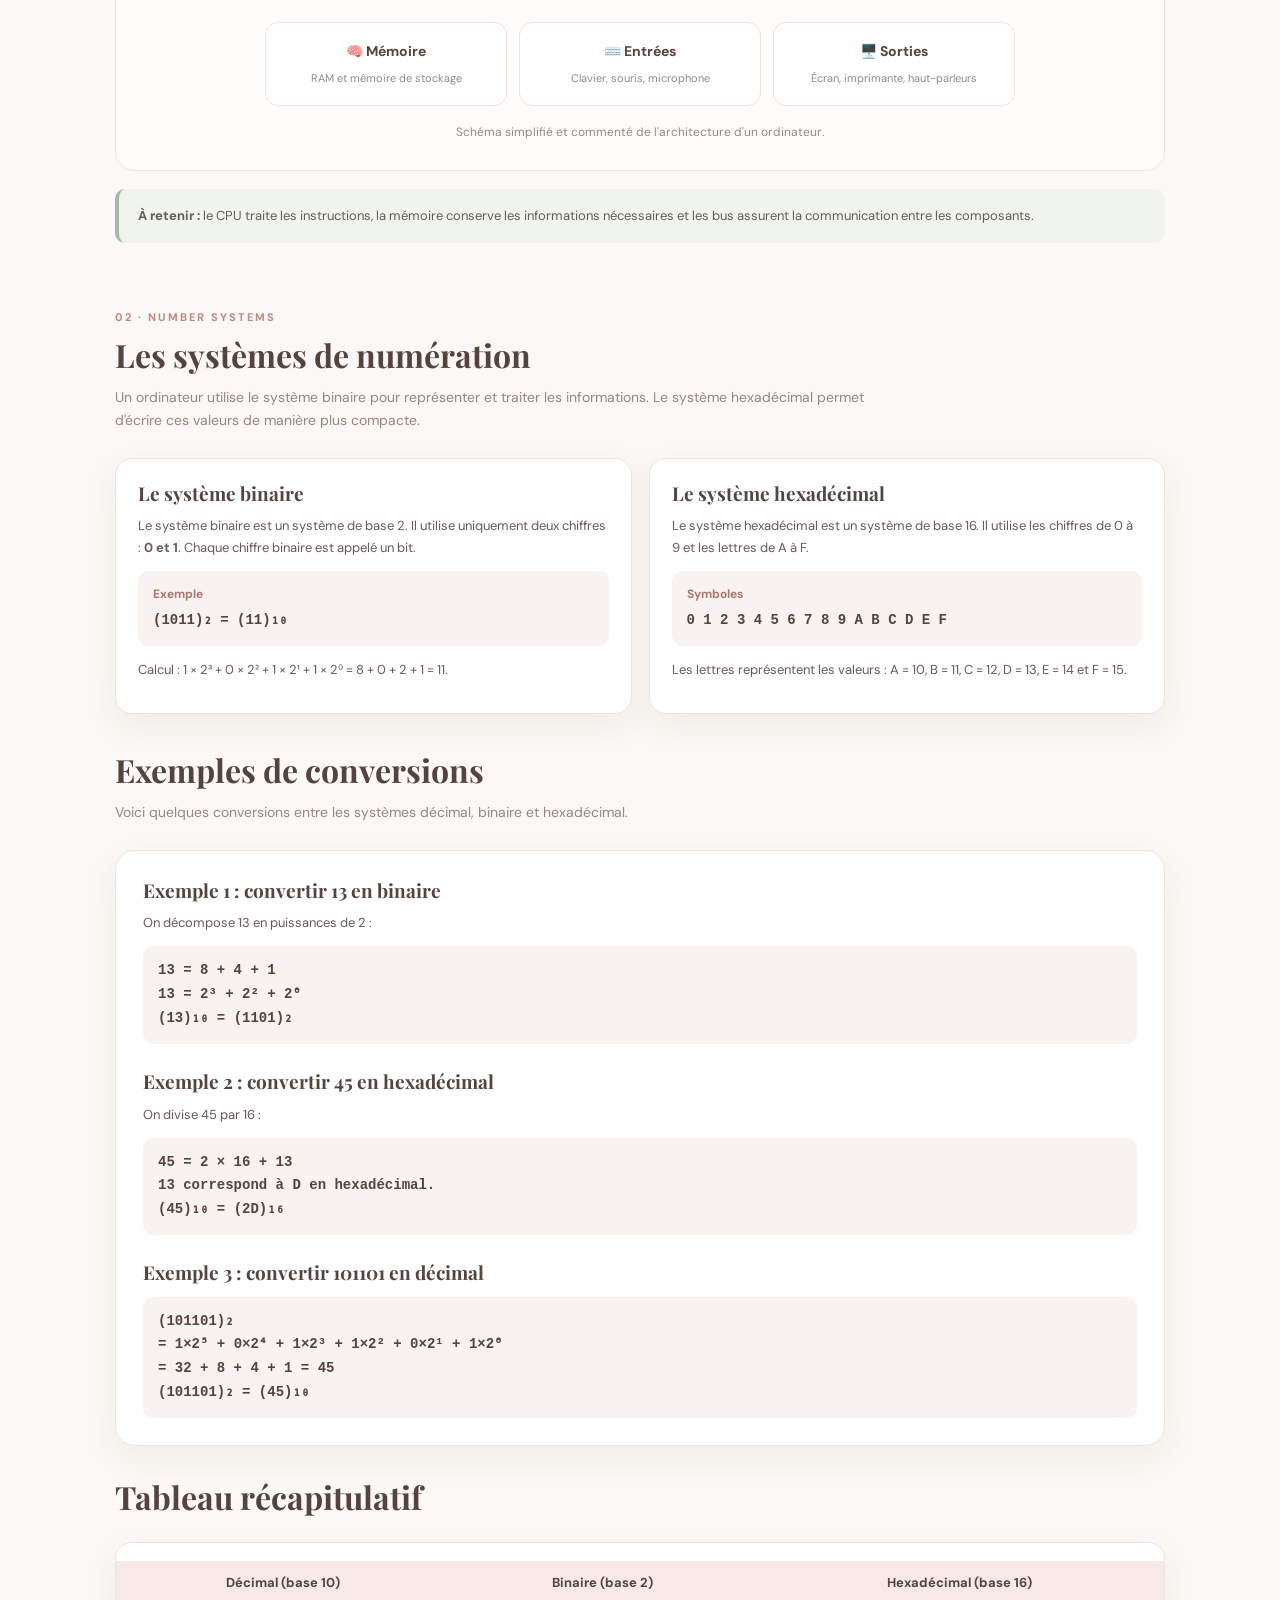
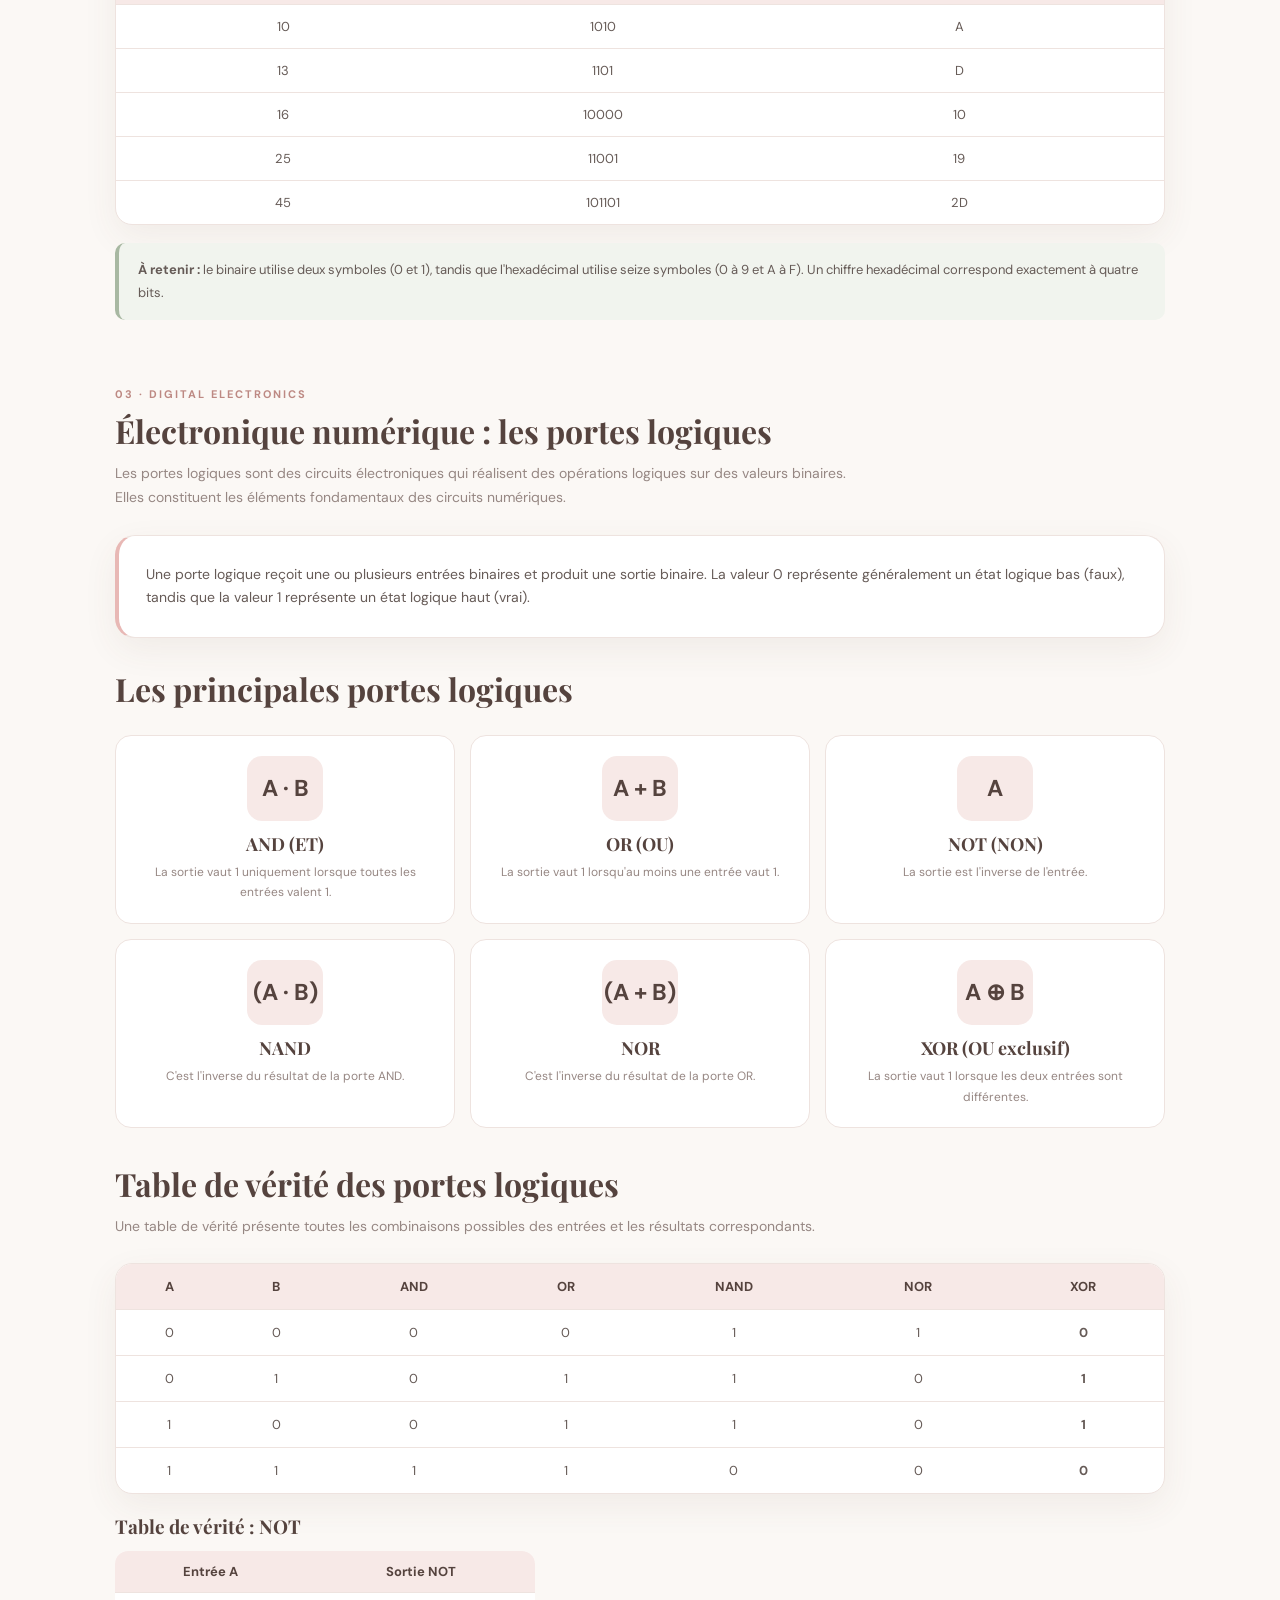
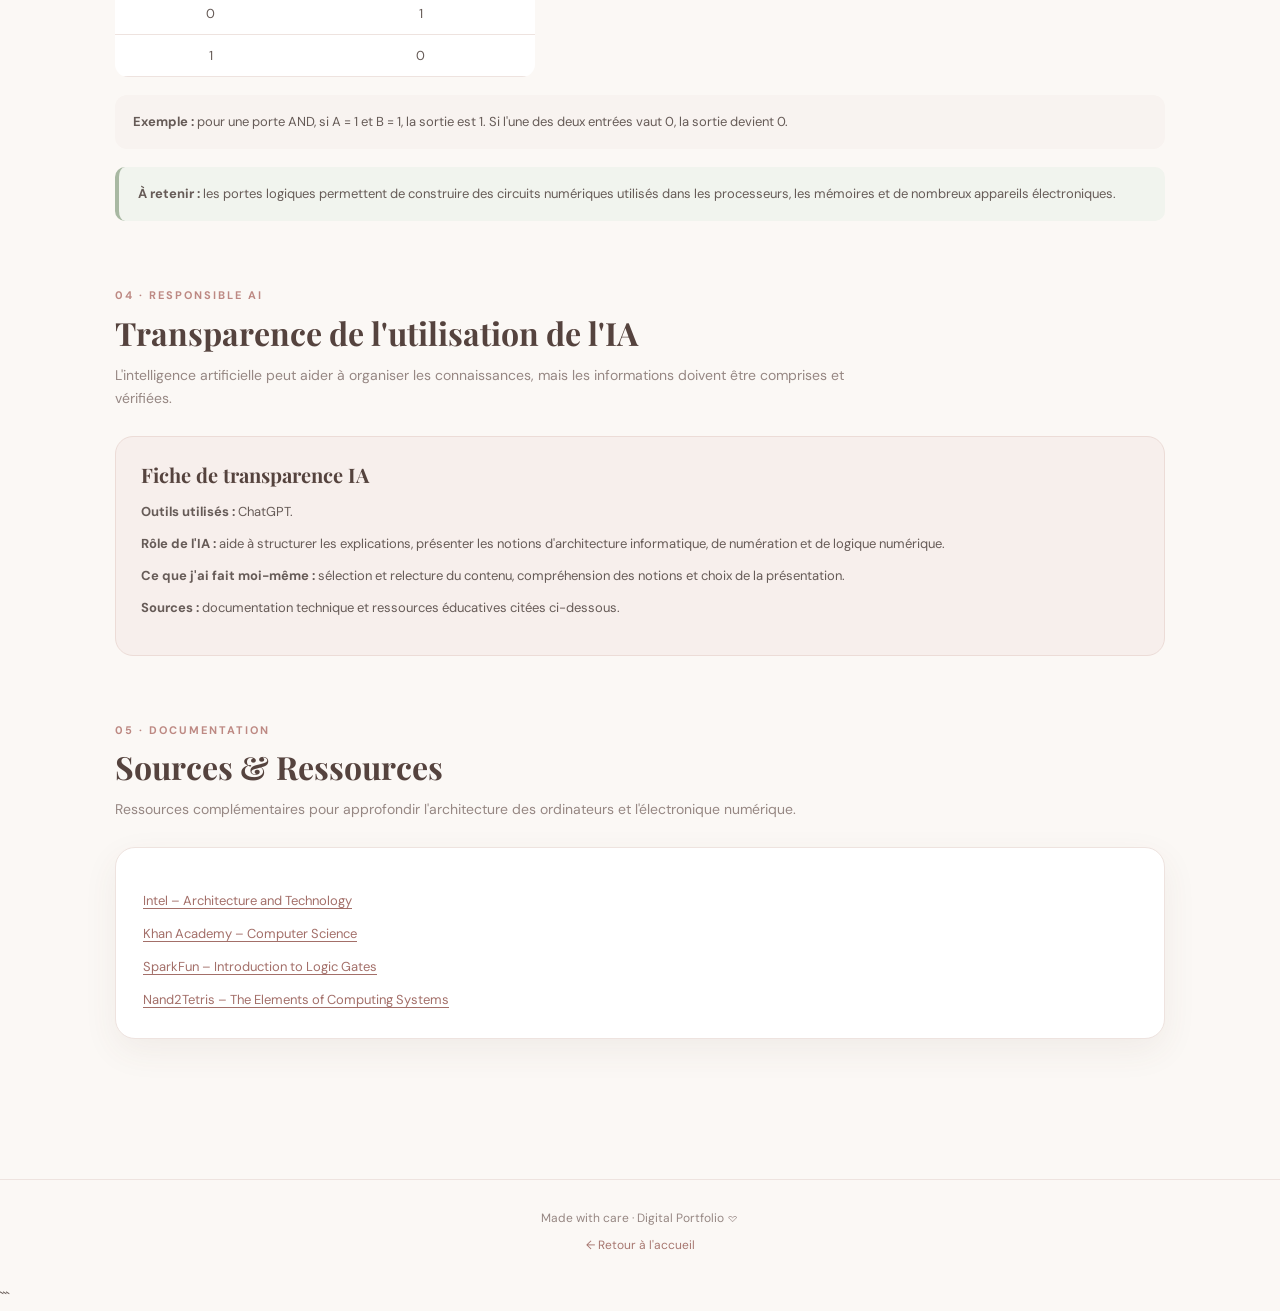
<file: systemes/architecture-electronique.html>
```html
<!DOCTYPE html>
<html lang="fr">
<head>
<meta charset="UTF-8">
<meta name="viewport" content="width=device-width, initial-scale=1.0">
<meta name="description" content="Architecture des ordinateurs, systèmes de numération et électronique numérique.">
<title>Architecture & Électronique | Portfolio Numérique</title>

<style>
@import url('https://fonts.googleapis.com/css2?family=DM+Sans:wght@400;500;600;700&family=Playfair+Display:wght@500;600;700&display=swap');

:root {
    --cream:#fbf8f5;
    --white:#fff;
    --pink:#e8b8b5;
    --pink-light:#f7e9e7;
    --brown:#55433e;
    --text:#665b57;
    --muted:#968783;
    --green:#a8b8a2;
    --border:#eee3df;
    --shadow:0 12px 35px rgba(100,70,60,.07);
}

* {
    margin:0;
    padding:0;
    box-sizing:border-box;
}

html { scroll-behavior:smooth; }

body {
    font-family:'DM Sans',sans-serif;
    background:var(--cream);
    color:var(--text);
    line-height:1.7;
}

a {
    text-decoration:none;
    color:inherit;
}

header {
    position:sticky;
    top:0;
    z-index:100;
    background:rgba(251,248,245,.94);
    backdrop-filter:blur(12px);
    border-bottom:1px solid var(--border);
}

nav {
    max-width:1150px;
    margin:auto;
    padding:17px 25px;
    display:flex;
    justify-content:space-between;
    align-items:center;
    gap:20px;
}

.logo {
    font-family:'Playfair Display',serif;
    color:var(--brown);
    font-size:21px;
    font-weight:700;
}

.nav-links {
    display:flex;
    flex-wrap:wrap;
    gap:19px;
    font-size:13px;
}

.nav-links a:hover { color:#bd8580; }

.hero {
    max-width:1150px;
    margin:auto;
    padding:85px 25px 65px;
    display:grid;
    grid-template-columns:1.4fr .8fr;
    align-items:center;
    gap:45px;
}

.eyebrow {
    color:#b7827d;
    font-size:12px;
    letter-spacing:3px;
    text-transform:uppercase;
    font-weight:700;
    margin-bottom:18px;
}

h1,h2,h3 {
    font-family:'Playfair Display',serif;
    color:var(--brown);
    line-height:1.3;
}

h1 {
    font-size:clamp(38px,5vw,58px);
    margin-bottom:20px;
}

.hero p {
    max-width:650px;
    font-size:16px;
}

.hero-note {
    background:var(--white);
    padding:28px;
    border:1px solid var(--border);
    border-radius:22px;
    box-shadow:var(--shadow);
}

.symbol { font-size:30px; margin-bottom:12px; }
.hero-note h3 { font-size:20px; margin-bottom:9px; }
.hero-note p { font-size:13px; }

.tag {
    display:inline-block;
    background:var(--pink-light);
    color:#a66f6b;
    padding:6px 13px;
    border-radius:30px;
    font-size:11px;
    margin-top:18px;
}

.container {
    max-width:1100px;
    margin:auto;
    padding:15px 25px 75px;
}

section {
    margin-bottom:65px;
    scroll-margin-top:95px;
}

.section-heading { margin-bottom:25px; }

.section-heading span {
    color:#bd8983;
    text-transform:uppercase;
    font-size:11px;
    letter-spacing:2px;
    font-weight:700;
}

.section-heading h2 {
    font-size:32px;
    margin:7px 0 10px;
}

.section-heading p {
    max-width:750px;
    font-size:14px;
    color:var(--muted);
}

.intro-card,.content-card {
    background:var(--white);
    border:1px solid var(--border);
    border-radius:20px;
    padding:27px;
    box-shadow:var(--shadow);
}

.intro-card { border-left:4px solid var(--pink); }
.intro-card p { font-size:14px; }

.components-grid {
    display:grid;
    grid-template-columns:repeat(4,1fr);
    gap:15px;
    margin-top:24px;
}

.component-card {
    background:white;
    border:1px solid var(--border);
    border-radius:17px;
    padding:21px 16px;
    transition:.25s;
}

.component-card:hover {
    transform:translateY(-5px);
    box-shadow:var(--shadow);
}

.component-card .icon {
    font-size:26px;
    margin-bottom:10px;
}

.component-card h3 {
    font-size:17px;
    margin-bottom:7px;
}

.component-card p {
    font-size:12px;
    color:var(--muted);
}

.architecture {
    margin-top:25px;
    background:#fffdfc;
    border:1px solid var(--border);
    border-radius:20px;
    padding:28px;
    text-align:center;
}

.arch-box {
    max-width:480px;
    margin:auto;
    padding:17px;
    border-radius:14px;
    background:var(--brown);
    color:white;
}

.arch-box h3 {
    color:white;
    font-size:20px;
}

.arch-box p {
    color:#f2e8e4;
    font-size:12px;
}

.arch-arrow {
    color:#bd8983;
    font-size:24px;
    margin:5px;
}

.arch-grid {
    display:grid;
    grid-template-columns:repeat(3,1fr);
    gap:12px;
    margin:16px auto;
    max-width:750px;
}

.arch-part {
    background:white;
    border:1px solid var(--border);
    border-radius:13px;
    padding:17px 10px;
}

.arch-part strong {
    display:block;
    color:var(--brown);
    font-size:14px;
}

.arch-part small {
    display:block;
    color:var(--muted);
    font-size:11px;
    margin-top:5px;
}

.bus-box {
    max-width:750px;
    margin:16px auto;
    background:var(--pink-light);
    border:1px dashed #d5aaa3;
    padding:17px;
    border-radius:14px;
}

.bus-box h3 {
    font-size:17px;
    margin-bottom:10px;
}

.bus-types {
    display:grid;
    grid-template-columns:repeat(3,1fr);
    gap:9px;
}

.bus-types div {
    background:white;
    border-radius:10px;
    padding:11px 7px;
    font-size:12px;
}

.bus-types strong {
    display:block;
    color:#a77770;
    margin-bottom:3px;
}

.diagram-caption {
    color:var(--muted);
    font-size:12px;
    margin-top:16px;
}

.note {
    margin-top:18px;
    background:#f1f4ee;
    border-left:4px solid var(--green);
    padding:16px 19px;
    border-radius:10px;
    font-size:13px;
}

.number-grid {
    display:grid;
    grid-template-columns:repeat(2,1fr);
    gap:17px;
}

.number-card {
    background:white;
    border:1px solid var(--border);
    border-radius:17px;
    padding:22px;
    box-shadow:var(--shadow);
}

.number-card h3 {
    font-size:19px;
    margin-bottom:9px;
}

.number-card p {
    font-size:13px;
    margin-bottom:10px;
}

.example {
    background:#f8f3f0;
    border-radius:11px;
    padding:13px 15px;
    margin-top:12px;
}

.example strong {
    color:#a77770;
    font-size:12px;
    display:block;
    margin-bottom:5px;
}

.example code {
    color:var(--brown);
    font-size:14px;
    font-weight:700;
}

.conversion-table {
    width:100%;
    border-collapse:collapse;
    font-size:13px;
    margin-top:18px;
}

.conversion-table th,
.conversion-table td {
    padding:13px;
    text-align:center;
    border-bottom:1px solid var(--border);
}

.conversion-table th {
    background:var(--pink-light);
    color:var(--brown);
}

.conversion-table tr:last-child td {
    border-bottom:none;
}

.gates-grid {
    display:grid;
    grid-template-columns:repeat(3,1fr);
    gap:15px;
    margin-bottom:25px;
}

.gate-card {
    background:white;
    border:1px solid var(--border);
    border-radius:16px;
    padding:20px;
    text-align:center;
}

.gate-symbol {
    width:76px;
    height:65px;
    margin:0 auto 12px;
    display:grid;
    place-items:center;
    background:var(--pink-light);
    border-radius:15px;
    color:var(--brown);
    font-size:23px;
    font-weight:700;
}

.gate-card h3 {
    font-size:18px;
    margin-bottom:6px;
}

.gate-card p {
    color:var(--muted);
    font-size:12px;
}

.truth-wrap {
    overflow-x:auto;
    background:white;
    border:1px solid var(--border);
    border-radius:17px;
    box-shadow:var(--shadow);
}

.truth-table {
    width:100%;
    border-collapse:collapse;
    min-width:620px;
    text-align:center;
    font-size:13px;
}

.truth-table th,
.truth-table td {
    padding:14px 12px;
    border-bottom:1px solid var(--border);
}

.truth-table th {
    background:var(--pink-light);
    color:var(--brown);
}

.truth-table tr:last-child td { border-bottom:none; }

.truth-table td:last-child,
.truth-table th:last-child {
    font-weight:700;
}

.not-table {
    max-width:420px;
    margin-top:20px;
}

.not-table table {
    width:100%;
    border-collapse:collapse;
    background:white;
    border-radius:13px;
    overflow:hidden;
    font-size:13px;
}

.not-table th,.not-table td {
    padding:12px;
    text-align:center;
    border-bottom:1px solid var(--border);
}

.not-table th {
    background:var(--pink-light);
    color:var(--brown);
}

.logic-note {
    background:#f8f3f0;
    padding:16px 18px;
    border-radius:12px;
    margin-top:18px;
    font-size:13px;
}

.ai-card {
    background:#f7efec;
    border:1px solid #ecdcd7;
    border-radius:18px;
    padding:25px;
}

.ai-card h3 { font-size:20px; margin-bottom:13px; }
.ai-card p { font-size:13px; margin-bottom:10px; }

.sources {
    display:flex;
    flex-direction:column;
    gap:11px;
    margin-top:15px;
}

.sources a {
    color:#a36f69;
    font-size:13px;
    text-decoration:underline;
    text-underline-offset:3px;
}

footer {
    text-align:center;
    padding:28px 20px;
    border-top:1px solid var(--border);
    color:var(--muted);
    font-size:12px;
}

footer a { color:#a77770; }

@media(max-width:800px) {
    .hero { grid-template-columns:1fr; padding-top:55px; }
    .components-grid { grid-template-columns:repeat(2,1fr); }
    .gates-grid { grid-template-columns:repeat(2,1fr); }
    .nav-links { gap:10px; font-size:11px; }
}

@media(max-width:550px) {
    nav { align-items:flex-start; flex-direction:column; }
    .hero,.container { padding-left:18px; padding-right:18px; }
    .number-grid { grid-template-columns:1fr; }
    .arch-grid { grid-template-columns:1fr; }
    .bus-types { grid-template-columns:1fr; }
    .section-heading h2 { font-size:26px; }
    .intro-card,.content-card { padding:19px; }
}

@media(max-width:380px) {
    .gates-grid { grid-template-columns:1fr; }
}
</style>
</head>

<body>

<header>
    <nav>
        <a href="../index.html" class="logo">My Digital Portfolio 𖹭</a>
        <div class="nav-links">
            <a href="../index.html">Home</a>
            <a href="#architecture">Architecture</a>
            <a href="#numbers">Numération</a>
            <a href="#logic">Logique</a>
            <a href="#transparency">Transparence IA</a>
        </div>
    </nav>
</header>

<main>

<section class="hero">
    <div>
        <div class="eyebrow">Systèmes & Fondements · 02</div>
        <h1>Inside the<br>Computer.</h1>
        <p>
            Découvrir comment les composants d'un ordinateur communiquent,
            comment les données sont représentées et comment les circuits
            électroniques réalisent des opérations logiques.
        </p>
        <span class="tag">Architecture · Binary · Digital Logic</span>
    </div>

    <div class="hero-note">
        <div class="symbol">𖹭 ⊹₊⟡</div>
        <h3>From hardware to logic.</h3>
        <p>
            Chaque ordinateur repose sur des composants physiques,
            des données codées en binaire et des circuits capables
            de traiter des informations.
        </p>
    </div>
</section>

<div class="container">

<!-- ARCHITECTURE -->

<section id="architecture">
    <div class="section-heading">
        <span>01 · Computer Architecture</span>
        <h2>Architecture d'un ordinateur</h2>
        <p>
            L'architecture d'un ordinateur décrit l'organisation de ses composants
            principaux et la manière dont ils travaillent ensemble pour traiter
            et stocker les informations.
        </p>
    </div>

    <div class="intro-card">
        <p>
            Un ordinateur est composé de plusieurs éléments matériels
            (<strong>Hardware</strong>) qui communiquent entre eux.
            Le processeur exécute les instructions, la mémoire conserve
            les données nécessaires et les périphériques permettent
            les échanges avec l'utilisateur.
        </p>
    </div>

    <div class="components-grid">
        <article class="component-card">
            <div class="icon">🧠</div>
            <h3>Processeur (CPU)</h3>
            <p>
                Le processeur exécute les instructions et réalise les opérations
                arithmétiques et logiques. Il coordonne une grande partie
                du fonctionnement de l'ordinateur.
            </p>
        </article>

        <article class="component-card">
            <div class="icon">💾</div>
            <h3>Mémoire</h3>
            <p>
                La mémoire RAM conserve temporairement les données et programmes
                utilisés. Le stockage conserve les données même lorsque
                l'ordinateur est éteint.
            </p>
        </article>

        <article class="component-card">
            <div class="icon">⌨️</div>
            <h3>Entrées / Sorties</h3>
            <p>
                Les périphériques d'entrée transmettent des informations
                à l'ordinateur. Les périphériques de sortie présentent
                les résultats à l'utilisateur.
            </p>
        </article>

        <article class="component-card">
            <div class="icon">🔗</div>
            <h3>Bus</h3>
            <p>
                Les bus sont des voies de communication qui permettent
                de transférer les données, les adresses et les signaux
                de commande entre les composants.
            </p>
        </article>
    </div>

    <div class="section-heading" style="margin-top:35px;">
        <h2>Schéma de l'architecture d'un ordinateur</h2>
        <p>
            Représentation simplifiée des composants et de leurs échanges.
        </p>
    </div>

    <div class="architecture">

        <div class="arch-box">
            <h3>Processeur (CPU)</h3>
            <p>Unité de commande · Unité arithmétique et logique (UAL)</p>
        </div>

        <div class="arch-arrow">↕</div>

        <div class="bus-box">
            <h3>Bus de communication</h3>
            <div class="bus-types">
                <div>
                    <strong>Bus de données</strong>
                    Transporte les données
                </div>
                <div>
                    <strong>Bus d'adresses</strong>
                    Indique les emplacements
                </div>
                <div>
                    <strong>Bus de contrôle</strong>
                    Transporte les signaux de commande
                </div>
            </div>
        </div>

        <div class="arch-arrow">↕</div>

        <div class="arch-grid">
            <div class="arch-part">
                <strong>🧠 Mémoire</strong>
                <small>RAM et mémoire de stockage</small>
            </div>
            <div class="arch-part">
                <strong>⌨️ Entrées</strong>
                <small>Clavier, souris, microphone</small>
            </div>
            <div class="arch-part">
                <strong>🖥️ Sorties</strong>
                <small>Écran, imprimante, haut-parleurs</small>
            </div>
        </div>

        <p class="diagram-caption">
            Schéma simplifié et commenté de l'architecture d'un ordinateur.
        </p>
    </div>

    <div class="note">
        <strong>À retenir :</strong>
        le CPU traite les instructions, la mémoire conserve les informations
        nécessaires et les bus assurent la communication entre les composants.
    </div>
</section>

<!-- NUMBER SYSTEMS -->

<section id="numbers">
    <div class="section-heading">
        <span>02 · Number Systems</span>
        <h2>Les systèmes de numération</h2>
        <p>
            Un ordinateur utilise le système binaire pour représenter
            et traiter les informations. Le système hexadécimal permet
            d'écrire ces valeurs de manière plus compacte.
        </p>
    </div>

    <div class="number-grid">
        <article class="number-card">
            <h3>Le système binaire</h3>
            <p>
                Le système binaire est un système de base 2.
                Il utilise uniquement deux chiffres : <strong>0 et 1</strong>.
                Chaque chiffre binaire est appelé un bit.
            </p>
            <div class="example">
                <strong>Exemple</strong>
                <code>(1011)₂ = (11)₁₀</code>
            </div>
            <p style="margin-top:13px;">
                Calcul :
                1 × 2³ + 0 × 2² + 1 × 2¹ + 1 × 2⁰
                = 8 + 0 + 2 + 1 = 11.
            </p>
        </article>

        <article class="number-card">
            <h3>Le système hexadécimal</h3>
            <p>
                Le système hexadécimal est un système de base 16.
                Il utilise les chiffres de 0 à 9 et les lettres
                de A à F.
            </p>
            <div class="example">
                <strong>Symboles</strong>
                <code>0 1 2 3 4 5 6 7 8 9 A B C D E F</code>
            </div>
            <p style="margin-top:13px;">
                Les lettres représentent les valeurs :
                A = 10, B = 11, C = 12, D = 13, E = 14 et F = 15.
            </p>
        </article>
    </div>

    <div class="section-heading" style="margin-top:35px;">
        <h2>Exemples de conversions</h2>
        <p>
            Voici quelques conversions entre les systèmes décimal,
            binaire et hexadécimal.
        </p>
    </div>

    <div class="content-card">
        <h3 style="font-size:19px;">Exemple 1 : convertir 13 en binaire</h3>
        <p style="font-size:13px;margin-top:10px;">
            On décompose 13 en puissances de 2 :
        </p>
        <div class="example">
            <code>13 = 8 + 4 + 1</code><br>
            <code>13 = 2³ + 2² + 2⁰</code><br>
            <code>(13)₁₀ = (1101)₂</code>
        </div>

        <h3 style="font-size:19px;margin-top:25px;">
            Exemple 2 : convertir 45 en hexadécimal
        </h3>
        <p style="font-size:13px;margin-top:10px;">
            On divise 45 par 16 :
        </p>
        <div class="example">
            <code>45 = 2 × 16 + 13</code><br>
            <code>13 correspond à D en hexadécimal.</code><br>
            <code>(45)₁₀ = (2D)₁₆</code>
        </div>

        <h3 style="font-size:19px;margin-top:25px;">
            Exemple 3 : convertir 101101 en décimal
        </h3>
        <div class="example">
            <code>(101101)₂</code><br>
            <code>= 1×2⁵ + 0×2⁴ + 1×2³ + 1×2² + 0×2¹ + 1×2⁰</code><br>
            <code>= 32 + 8 + 4 + 1 = 45</code><br>
            <code>(101101)₂ = (45)₁₀</code>
        </div>
    </div>

    <div class="section-heading" style="margin-top:30px;">
        <h2>Tableau récapitulatif</h2>
    </div>

    <div class="truth-wrap">
        <table class="conversion-table">
            <thead>
                <tr>
                    <th>Décimal (base 10)</th>
                    <th>Binaire (base 2)</th>
                    <th>Hexadécimal (base 16)</th>
                </tr>
            </thead>
            <tbody>
                <tr><td>10</td><td>1010</td><td>A</td></tr>
                <tr><td>13</td><td>1101</td><td>D</td></tr>
                <tr><td>16</td><td>10000</td><td>10</td></tr>
                <tr><td>25</td><td>11001</td><td>19</td></tr>
                <tr><td>45</td><td>101101</td><td>2D</td></tr>
            </tbody>
        </table>
    </div>

    <div class="note">
        <strong>À retenir :</strong>
        le binaire utilise deux symboles (0 et 1), tandis que
        l'hexadécimal utilise seize symboles (0 à 9 et A à F).
        Un chiffre hexadécimal correspond exactement à quatre bits.
    </div>
</section>

<!-- DIGITAL LOGIC -->

<section id="logic">
    <div class="section-heading">
        <span>03 · Digital Electronics</span>
        <h2>Électronique numérique : les portes logiques</h2>
        <p>
            Les portes logiques sont des circuits électroniques qui réalisent
            des opérations logiques sur des valeurs binaires.
            Elles constituent les éléments fondamentaux des circuits numériques.
        </p>
    </div>

    <div class="intro-card">
        <p>
            Une porte logique reçoit une ou plusieurs entrées binaires
            et produit une sortie binaire. La valeur 0 représente généralement
            un état logique bas (faux), tandis que la valeur 1 représente
            un état logique haut (vrai).
        </p>
    </div>

    <div class="section-heading" style="margin-top:30px;">
        <h2>Les principales portes logiques</h2>
    </div>

    <div class="gates-grid">

        <article class="gate-card">
            <div class="gate-symbol">A · B</div>
            <h3>AND (ET)</h3>
            <p>
                La sortie vaut 1 uniquement lorsque toutes les entrées valent 1.
            </p>
        </article>

        <article class="gate-card">
            <div class="gate-symbol">A + B</div>
            <h3>OR (OU)</h3>
            <p>
                La sortie vaut 1 lorsqu'au moins une entrée vaut 1.
            </p>
        </article>

        <article class="gate-card">
            <div class="gate-symbol">A</div>
            <h3>NOT (NON)</h3>
            <p>
                La sortie est l'inverse de l'entrée.
            </p>
        </article>

        <article class="gate-card">
            <div class="gate-symbol">(A · B)</div>
            <h3>NAND</h3>
            <p>
                C'est l'inverse du résultat de la porte AND.
            </p>
        </article>

        <article class="gate-card">
            <div class="gate-symbol">(A + B)</div>
            <h3>NOR</h3>
            <p>
                C'est l'inverse du résultat de la porte OR.
            </p>
        </article>

        <article class="gate-card">
            <div class="gate-symbol">A ⊕ B</div>
            <h3>XOR (OU exclusif)</h3>
            <p>
                La sortie vaut 1 lorsque les deux entrées sont différentes.
            </p>
        </article>

    </div>

    <div class="section-heading" style="margin-top:35px;">
        <h2>Table de vérité des portes logiques</h2>
        <p>
            Une table de vérité présente toutes les combinaisons possibles
            des entrées et les résultats correspondants.
        </p>
    </div>

    <div class="truth-wrap">
        <table class="truth-table">
            <thead>
                <tr>
                    <th>A</th>
                    <th>B</th>
                    <th>AND</th>
                    <th>OR</th>
                    <th>NAND</th>
                    <th>NOR</th>
                    <th>XOR</th>
                </tr>
            </thead>
            <tbody>
                <tr>
                    <td>0</td><td>0</td><td>0</td><td>0</td><td>1</td><td>1</td><td>0</td>
                </tr>
                <tr>
                    <td>0</td><td>1</td><td>0</td><td>1</td><td>1</td><td>0</td><td>1</td>
                </tr>
                <tr>
                    <td>1</td><td>0</td><td>0</td><td>1</td><td>1</td><td>0</td><td>1</td>
                </tr>
                <tr>
                    <td>1</td><td>1</td><td>1</td><td>1</td><td>0</td><td>0</td><td>0</td>
                </tr>
            </tbody>
        </table>
    </div>

    <div class="not-table">
        <h3 style="font-size:19px;margin-bottom:12px;">Table de vérité : NOT</h3>
        <table>
            <thead>
                <tr><th>Entrée A</th><th>Sortie NOT</th></tr>
            </thead>
            <tbody>
                <tr><td>0</td><td>1</td></tr>
                <tr><td>1</td><td>0</td></tr>
            </tbody>
        </table>
    </div>

    <div class="logic-note">
        <strong>Exemple :</strong>
        pour une porte AND, si A = 1 et B = 1, la sortie est 1.
        Si l'une des deux entrées vaut 0, la sortie devient 0.
    </div>

    <div class="note">
        <strong>À retenir :</strong>
        les portes logiques permettent de construire des circuits numériques
        utilisés dans les processeurs, les mémoires et de nombreux appareils électroniques.
    </div>
</section>

<!-- AI TRANSPARENCY -->

<section id="transparency">
    <div class="section-heading">
        <span>04 · Responsible AI</span>
        <h2>Transparence de l'utilisation de l'IA</h2>
        <p>
            L'intelligence artificielle peut aider à organiser les connaissances,
            mais les informations doivent être comprises et vérifiées.
        </p>
    </div>

    <div class="ai-card">
        <h3>Fiche de transparence IA</h3>

        <p>
            <strong>Outils utilisés :</strong> ChatGPT.
        </p>

        <p>
            <strong>Rôle de l'IA :</strong>
            aide à structurer les explications, présenter les notions
            d'architecture informatique, de numération et de logique numérique.
        </p>

        <p>
            <strong>Ce que j'ai fait moi-même :</strong>
            sélection et relecture du contenu, compréhension des notions
            et choix de la présentation.
        </p>

        <p>
            <strong>Sources :</strong>
            documentation technique et ressources éducatives citées ci-dessous.
        </p>
    </div>
</section>

<!-- SOURCES -->

<section>
    <div class="section-heading">
        <span>05 · Documentation</span>
        <h2>Sources & Ressources</h2>
        <p>
            Ressources complémentaires pour approfondir l'architecture
            des ordinateurs et l'électronique numérique.
        </p>
    </div>

    <div class="content-card">
        <div class="sources">
            <a href="https://www.intel.com/content/www/us/en/architecture-and-technology/architecture.html"
               target="_blank" rel="noopener noreferrer">
                Intel – Architecture and Technology
            </a>

            <a href="https://www.khanacademy.org/computing/computer-science"
               target="_blank" rel="noopener noreferrer">
                Khan Academy – Computer Science
            </a>

            <a href="https://learn.sparkfun.com/tutorials/logicblocks"
               target="_blank" rel="noopener noreferrer">
                SparkFun – Introduction to Logic Gates
            </a>

            <a href="https://www.nand2tetris.org/"
               target="_blank" rel="noopener noreferrer">
                Nand2Tetris – The Elements of Computing Systems
            </a>
        </div>
    </div>
</section>

</div>
</main>

<footer>
    <p>Made with care · Digital Portfolio 𖹭</p>
    <p style="margin-top:7px;">
        <a href="../index.html">← Retour à l'accueil</a>
    </p>
</footer>

</body>
</html>
```
</file>
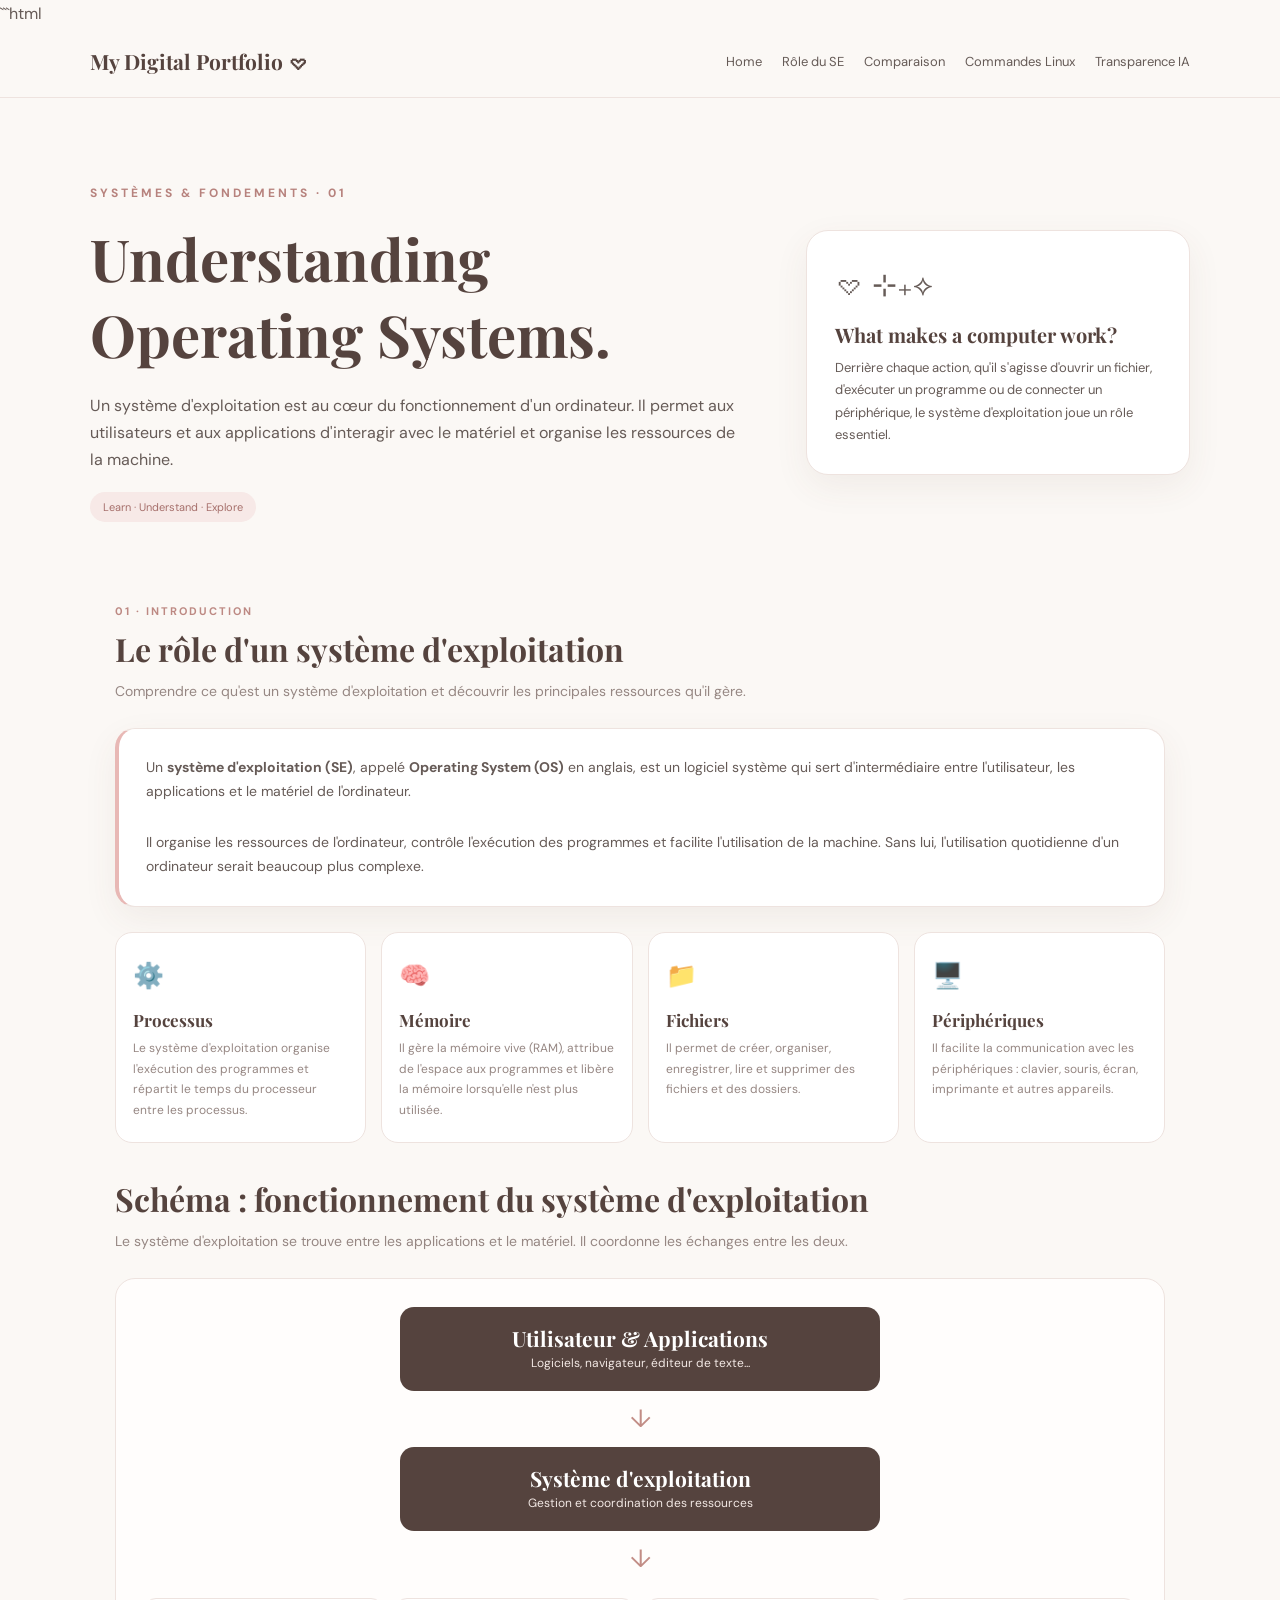
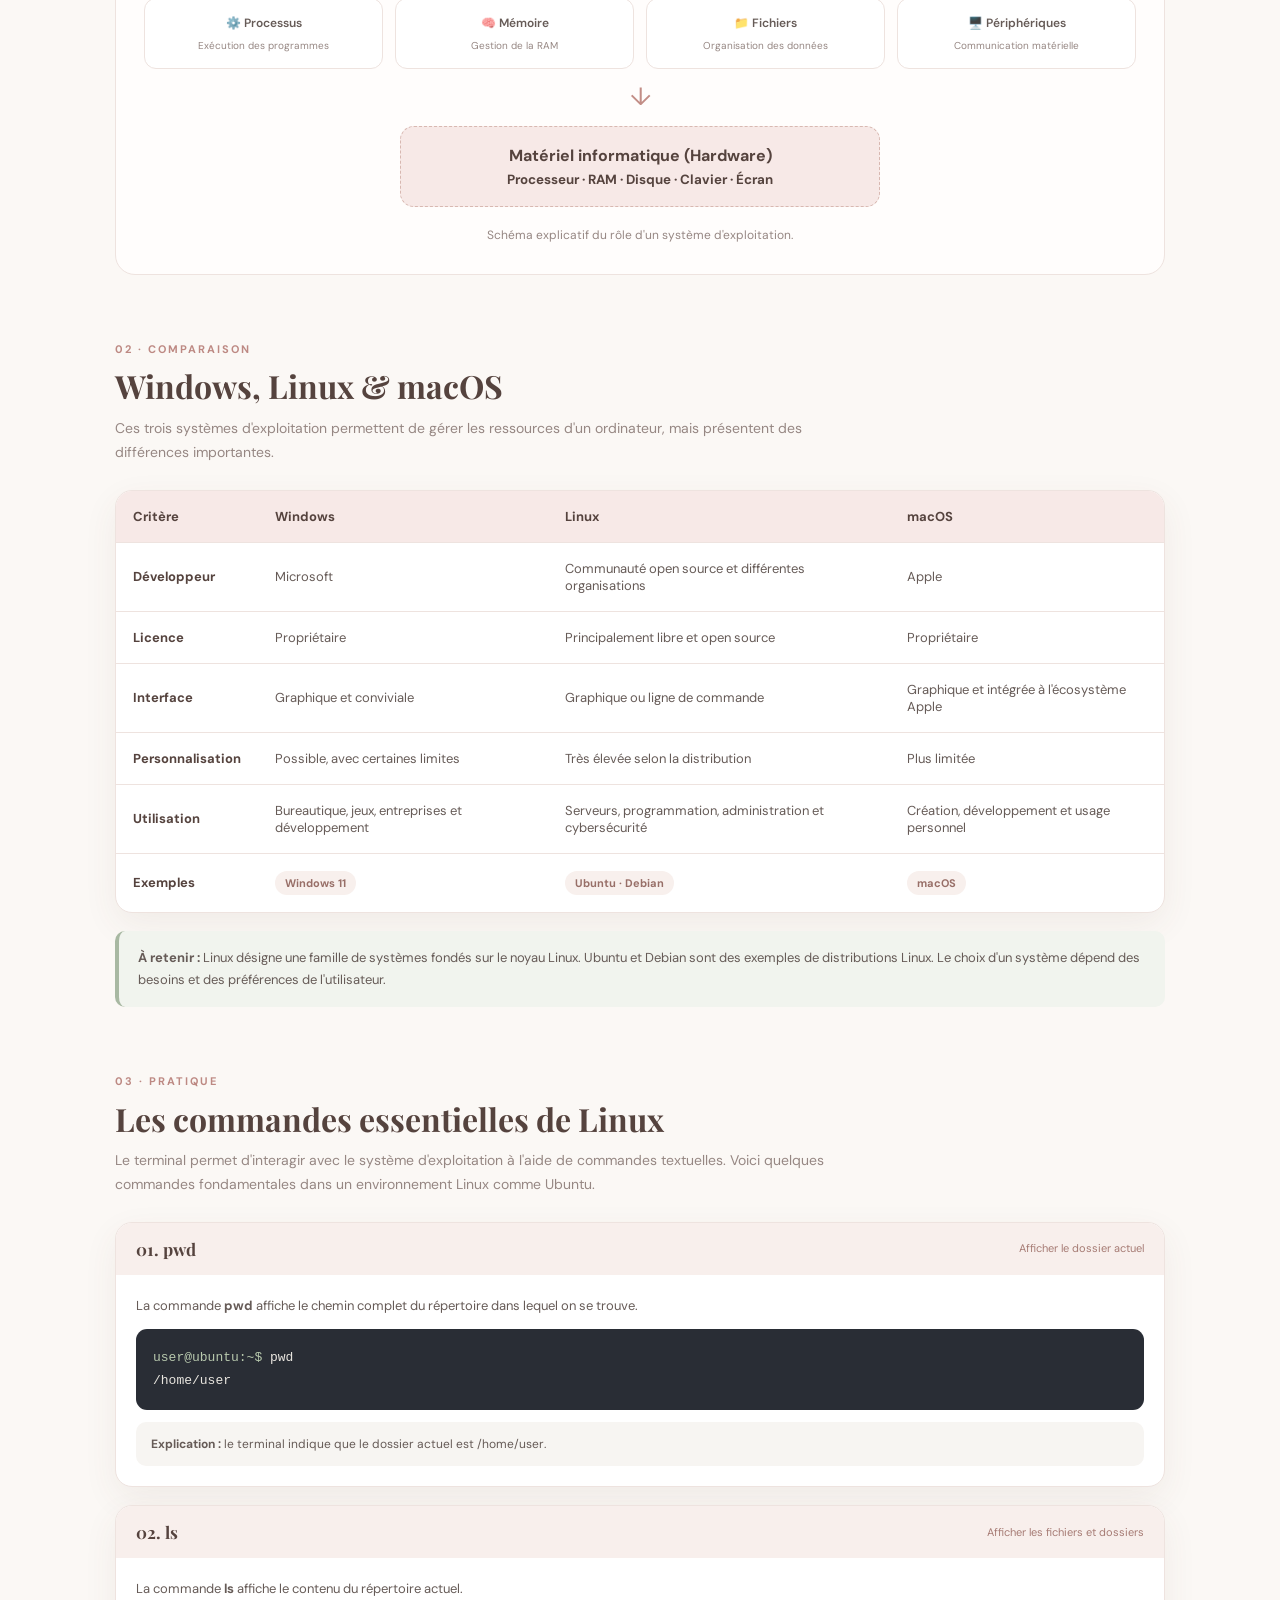
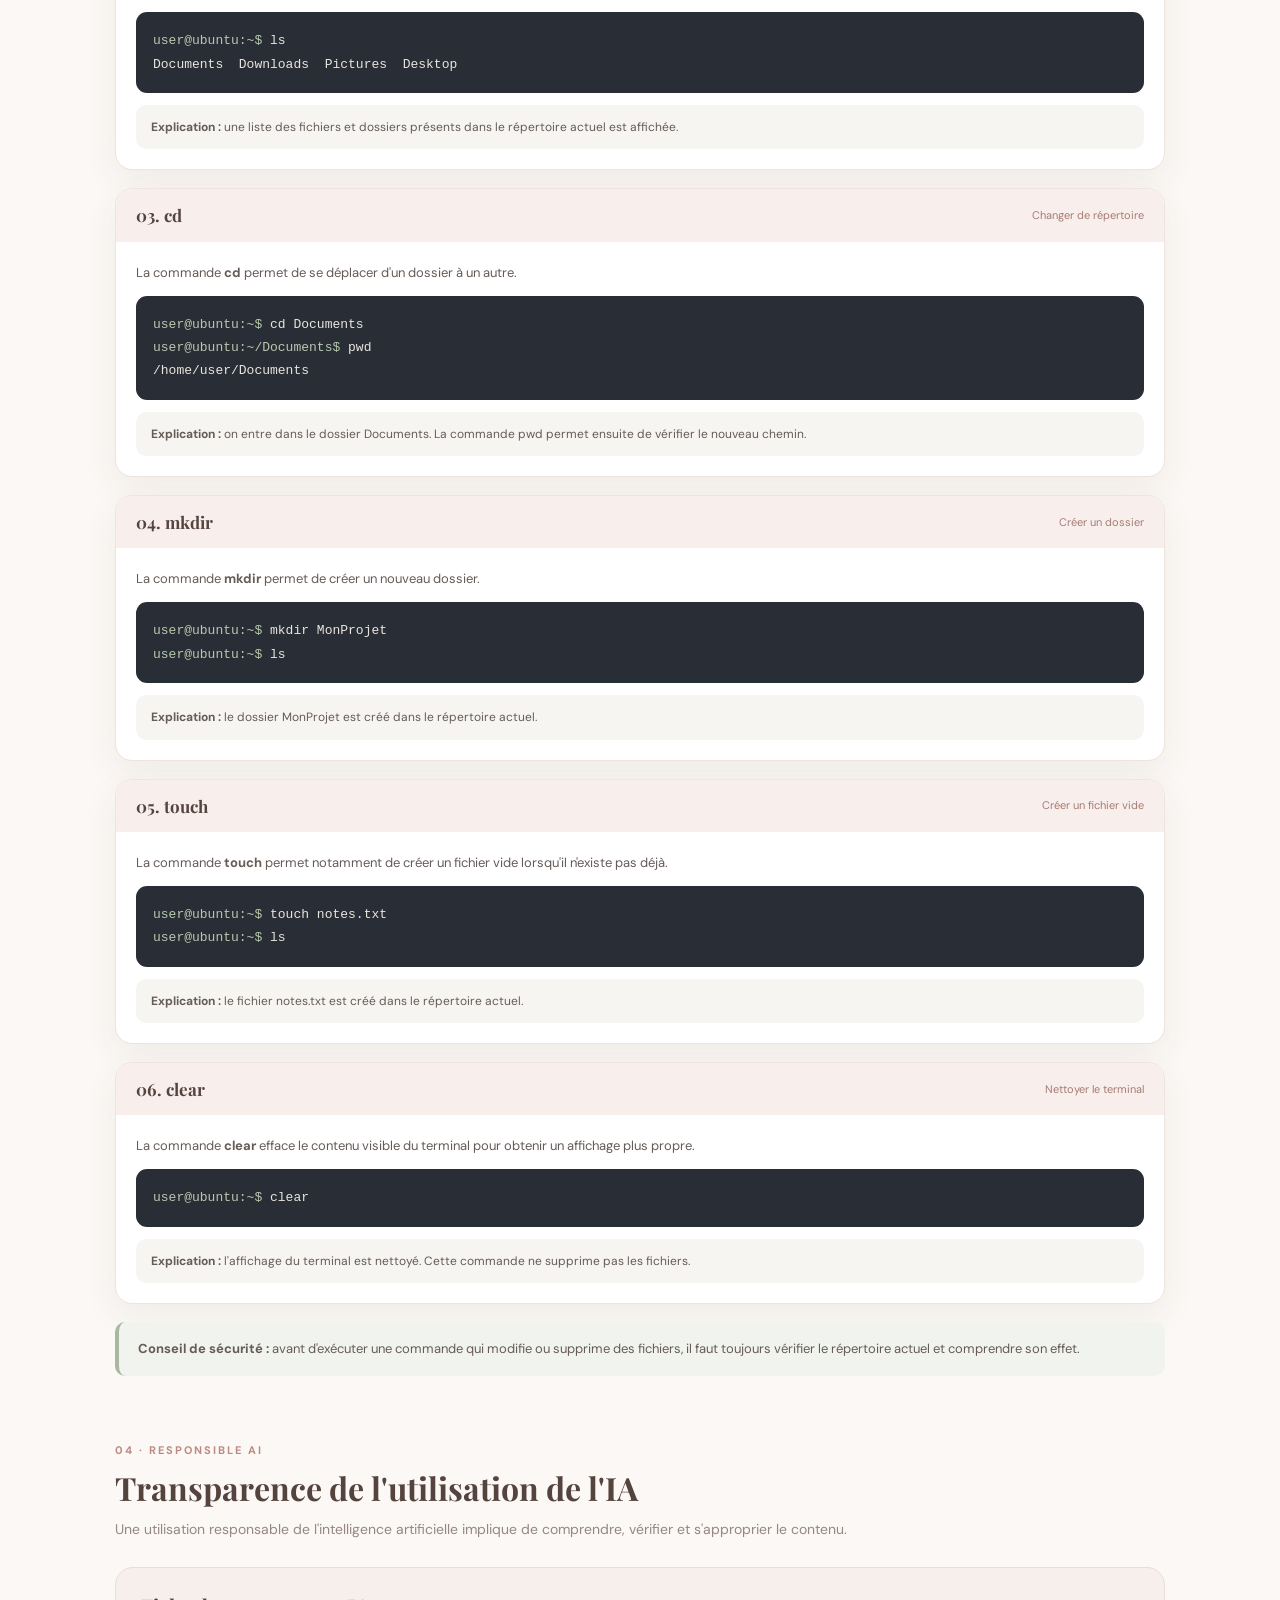
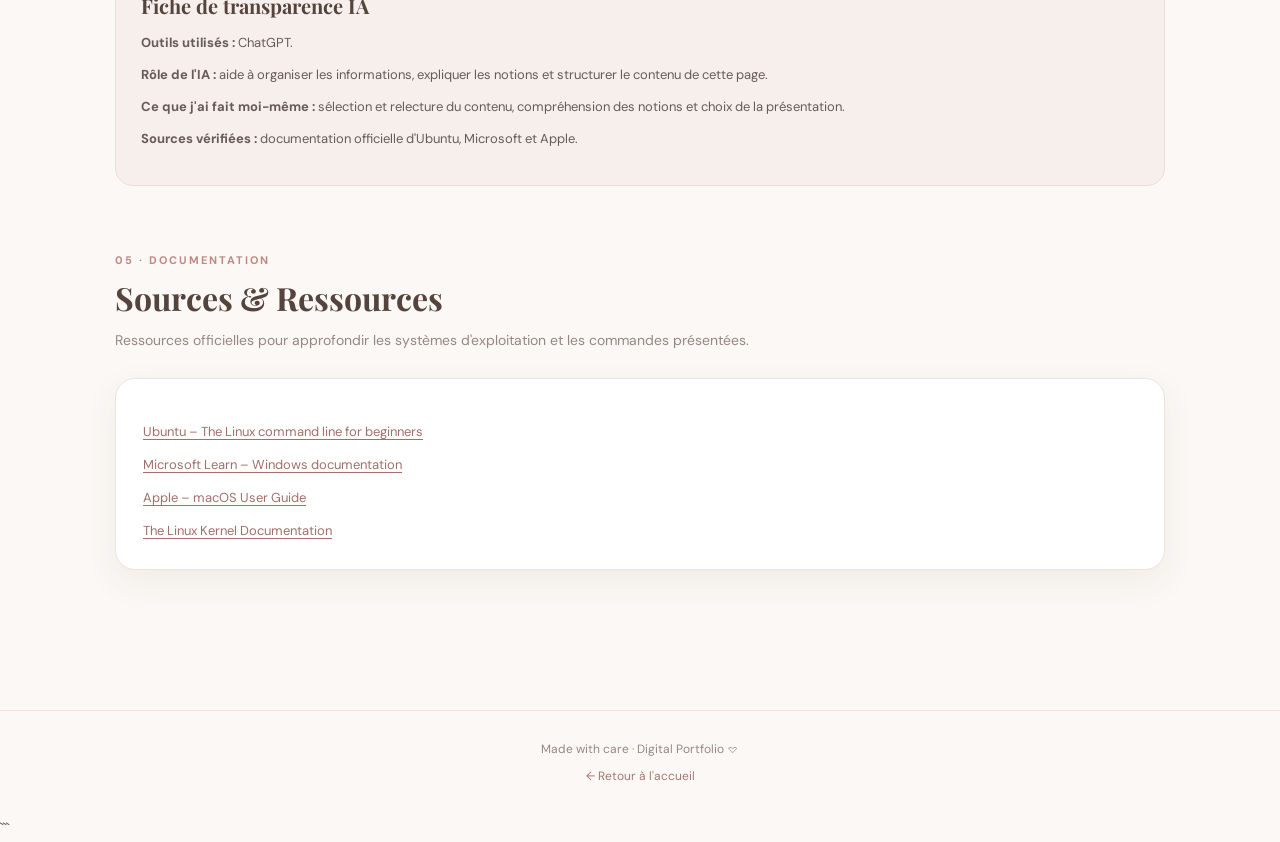
<file: systemes/systemes-exploitation.html>
```html
<!DOCTYPE html>
<html lang="fr">
<head>
<meta charset="UTF-8">
<meta name="viewport" content="width=device-width, initial-scale=1.0">
<meta name="description" content="Découvrir les systèmes d'exploitation, leurs rôles et les commandes essentielles de Linux.">
<title>Systèmes d'exploitation | Portfolio Numérique</title>

<style>
@import url('https://fonts.googleapis.com/css2?family=DM+Sans:wght@400;500;600;700&family=Playfair+Display:wght@500;600;700&display=swap');

:root {
    --cream:#fbf8f5;
    --white:#fff;
    --pink:#e8b8b5;
    --pink-light:#f7e9e7;
    --brown:#55433e;
    --text:#665b57;
    --muted:#968783;
    --green:#a8b8a2;
    --border:#eee3df;
    --shadow:0 12px 35px rgba(100,70,60,.07);
}

* {
    margin:0;
    padding:0;
    box-sizing:border-box;
}

html { scroll-behavior:smooth; }

body {
    font-family:'DM Sans',sans-serif;
    background:var(--cream);
    color:var(--text);
    line-height:1.7;
}

a {
    text-decoration:none;
    color:inherit;
}

header {
    position:sticky;
    top:0;
    z-index:100;
    background:rgba(251,248,245,.94);
    backdrop-filter:blur(12px);
    border-bottom:1px solid var(--border);
}

nav {
    max-width:1150px;
    margin:auto;
    padding:17px 25px;
    display:flex;
    justify-content:space-between;
    align-items:center;
    gap:20px;
}

.logo {
    font-family:'Playfair Display',serif;
    color:var(--brown);
    font-size:21px;
    font-weight:700;
}

.nav-links {
    display:flex;
    flex-wrap:wrap;
    gap:20px;
    font-size:13px;
}

.nav-links a:hover { color:#bd8580; }

.hero {
    max-width:1150px;
    margin:auto;
    padding:85px 25px 65px;
    display:grid;
    grid-template-columns:1.4fr .8fr;
    align-items:center;
    gap:45px;
}

.eyebrow {
    color:#b7827d;
    font-size:12px;
    letter-spacing:3px;
    text-transform:uppercase;
    font-weight:700;
    margin-bottom:18px;
}

h1,h2,h3 {
    font-family:'Playfair Display',serif;
    color:var(--brown);
    line-height:1.3;
}

h1 {
    font-size:clamp(38px,5vw,58px);
    margin-bottom:20px;
}

.hero p {
    max-width:650px;
    font-size:16px;
}

.hero-note {
    background:var(--white);
    padding:28px;
    border:1px solid var(--border);
    border-radius:22px;
    box-shadow:var(--shadow);
}

.symbol { font-size:30px; margin-bottom:12px; }
.hero-note h3 { font-size:20px; margin-bottom:9px; }
.hero-note p { font-size:13px; }

.tag {
    display:inline-block;
    background:var(--pink-light);
    color:#a66f6b;
    padding:6px 13px;
    border-radius:30px;
    font-size:11px;
    margin-top:18px;
}

.container {
    max-width:1100px;
    margin:auto;
    padding:15px 25px 75px;
}

section {
    margin-bottom:65px;
    scroll-margin-top:95px;
}

.section-heading { margin-bottom:25px; }

.section-heading span {
    color:#bd8983;
    text-transform:uppercase;
    font-size:11px;
    letter-spacing:2px;
    font-weight:700;
}

.section-heading h2 {
    font-size:32px;
    margin:7px 0 10px;
}

.section-heading p {
    max-width:750px;
    font-size:14px;
    color:var(--muted);
}

.intro-card,.content-card {
    background:var(--white);
    border:1px solid var(--border);
    border-radius:20px;
    padding:27px;
    box-shadow:var(--shadow);
}

.intro-card { border-left:4px solid var(--pink); }
.intro-card p { font-size:14px; }

.functions-grid {
    display:grid;
    grid-template-columns:repeat(4,1fr);
    gap:15px;
    margin-top:25px;
}

.function-card {
    background:var(--white);
    border:1px solid var(--border);
    padding:22px 17px;
    border-radius:17px;
    transition:.25s;
}

.function-card:hover {
    transform:translateY(-5px);
    box-shadow:var(--shadow);
}

.function-card .icon { font-size:25px; margin-bottom:12px; }
.function-card h3 { font-size:17px; margin-bottom:7px; }
.function-card p { font-size:12px; color:var(--muted); }

.diagram {
    margin-top:25px;
    background:#fffdfc;
    border:1px solid var(--border);
    border-radius:20px;
    padding:28px;
    text-align:center;
}

.diagram-box {
    max-width:480px;
    margin:auto;
    padding:18px;
    border-radius:14px;
    background:var(--brown);
    color:white;
}

.diagram-box h3 { color:white; font-size:21px; }
.diagram-box p { color:#f2e8e4; font-size:12px; }

.arrow {
    color:#c28d86;
    font-size:25px;
    margin:7px 0;
}

.diagram-functions {
    display:grid;
    grid-template-columns:repeat(4,1fr);
    gap:12px;
    margin-top:17px;
}

.diagram-functions div {
    background:white;
    border:1px solid var(--border);
    border-radius:12px;
    padding:14px 7px;
    font-size:12px;
    font-weight:600;
}

.diagram-functions small {
    display:block;
    font-weight:400;
    color:var(--muted);
    margin-top:4px;
}

.computer-box {
    max-width:480px;
    margin:auto;
    padding:15px;
    border:1px dashed #d8b8b1;
    border-radius:14px;
    background:var(--pink-light);
    color:var(--brown);
    font-weight:700;
}

.diagram-caption {
    color:var(--muted);
    font-size:12px;
    margin-top:18px;
}

.table-wrap {
    overflow-x:auto;
    background:white;
    border:1px solid var(--border);
    border-radius:17px;
    box-shadow:var(--shadow);
}

table {
    width:100%;
    border-collapse:collapse;
    min-width:650px;
    font-size:13px;
}

th,td {
    text-align:left;
    padding:17px;
    border-bottom:1px solid var(--border);
}

th {
    background:var(--pink-light);
    color:var(--brown);
}

td:first-child {
    font-weight:700;
    color:var(--brown);
}

tr:last-child td { border-bottom:none; }

.os-label {
    display:inline-block;
    padding:5px 10px;
    border-radius:20px;
    background:#f8f0ed;
    color:#986f68;
    font-size:11px;
    font-weight:700;
}

.note {
    margin-top:18px;
    background:#f1f4ee;
    border-left:4px solid var(--green);
    padding:16px 19px;
    border-radius:10px;
    font-size:13px;
}

.command-card {
    background:white;
    border:1px solid var(--border);
    border-radius:17px;
    margin-bottom:18px;
    overflow:hidden;
    box-shadow:var(--shadow);
}

.command-header {
    padding:15px 20px;
    background:#f8efec;
    display:flex;
    justify-content:space-between;
    align-items:center;
    gap:10px;
}

.command-header h3 { font-size:17px; }
.command-header span { font-size:11px; color:#a67b74; }

.command-body { padding:20px; }
.command-body p { font-size:13px; margin-bottom:12px; }

pre {
    background:#292d35;
    color:#e8e5df;
    padding:17px;
    border-radius:11px;
    overflow-x:auto;
    font-family:Consolas,monospace;
    font-size:13px;
    line-height:1.8;
}

.terminal-label { color:#b8c9ae; }

.example-result {
    margin-top:12px;
    padding:12px 15px;
    background:#f7f5f2;
    border-radius:10px;
    font-size:12px;
}

.ai-card {
    background:#f7efec;
    border:1px solid #ecdcd7;
    border-radius:18px;
    padding:25px;
}

.ai-card h3 { font-size:20px; margin-bottom:13px; }
.ai-card p { font-size:13px; margin-bottom:10px; }

.sources {
    display:flex;
    flex-direction:column;
    gap:11px;
    margin-top:15px;
}

.sources a {
    color:#a36f69;
    font-size:13px;
    text-decoration:underline;
    text-underline-offset:3px;
}

footer {
    text-align:center;
    padding:28px 20px;
    border-top:1px solid var(--border);
    color:var(--muted);
    font-size:12px;
}

footer a { color:#a77770; }

@media(max-width:800px) {
    .hero { grid-template-columns:1fr; padding-top:55px; }
    .functions-grid { grid-template-columns:repeat(2,1fr); }
    .diagram-functions { grid-template-columns:repeat(2,1fr); }
    .nav-links { gap:10px; font-size:11px; }
}

@media(max-width:500px) {
    nav { align-items:flex-start; flex-direction:column; }
    .hero,.container { padding-left:18px; padding-right:18px; }
    .functions-grid { gap:9px; }
    .function-card { padding:15px 12px; }
    .section-heading h2 { font-size:26px; }
    .intro-card,.content-card { padding:19px; }
}
</style>
</head>

<body>

<header>
    <nav>
        <a href="../index.html" class="logo">My Digital Portfolio 𖹭</a>
        <div class="nav-links">
            <a href="../index.html">Home</a>
            <a href="#role">Rôle du SE</a>
            <a href="#comparison">Comparaison</a>
            <a href="#commands">Commandes Linux</a>
            <a href="#transparency">Transparence IA</a>
        </div>
    </nav>
</header>

<main>

<section class="hero">
    <div>
        <div class="eyebrow">Systèmes & Fondements · 01</div>
        <h1>Understanding<br>Operating Systems.</h1>
        <p>
            Un système d'exploitation est au cœur du fonctionnement d'un ordinateur.
            Il permet aux utilisateurs et aux applications d'interagir avec le matériel
            et organise les ressources de la machine.
        </p>
        <span class="tag">Learn · Understand · Explore</span>
    </div>

    <div class="hero-note">
        <div class="symbol">𖹭 ⊹₊⟡</div>
        <h3>What makes a computer work?</h3>
        <p>
            Derrière chaque action, qu'il s'agisse d'ouvrir un fichier,
            d'exécuter un programme ou de connecter un périphérique,
            le système d'exploitation joue un rôle essentiel.
        </p>
    </div>
</section>

<div class="container">

<section id="role">
    <div class="section-heading">
        <span>01 · Introduction</span>
        <h2>Le rôle d'un système d'exploitation</h2>
        <p>
            Comprendre ce qu'est un système d'exploitation et découvrir
            les principales ressources qu'il gère.
        </p>
    </div>

    <div class="intro-card">
        <p>
            Un <strong>système d'exploitation (SE)</strong>, appelé
            <strong>Operating System (OS)</strong> en anglais, est un logiciel
            système qui sert d'intermédiaire entre l'utilisateur, les applications
            et le matériel de l'ordinateur.
        </p>
        <br>
        <p>
            Il organise les ressources de l'ordinateur, contrôle l'exécution
            des programmes et facilite l'utilisation de la machine.
            Sans lui, l'utilisation quotidienne d'un ordinateur serait beaucoup
            plus complexe.
        </p>
    </div>

    <div class="functions-grid">
        <article class="function-card">
            <div class="icon">⚙️</div>
            <h3>Processus</h3>
            <p>
                Le système d'exploitation organise l'exécution des programmes
                et répartit le temps du processeur entre les processus.
            </p>
        </article>

        <article class="function-card">
            <div class="icon">🧠</div>
            <h3>Mémoire</h3>
            <p>
                Il gère la mémoire vive (RAM), attribue de l'espace aux programmes
                et libère la mémoire lorsqu'elle n'est plus utilisée.
            </p>
        </article>

        <article class="function-card">
            <div class="icon">📁</div>
            <h3>Fichiers</h3>
            <p>
                Il permet de créer, organiser, enregistrer, lire et supprimer
                des fichiers et des dossiers.
            </p>
        </article>

        <article class="function-card">
            <div class="icon">🖥️</div>
            <h3>Périphériques</h3>
            <p>
                Il facilite la communication avec les périphériques :
                clavier, souris, écran, imprimante et autres appareils.
            </p>
        </article>
    </div>

    <div class="section-heading" style="margin-top:35px;">
        <h2>Schéma : fonctionnement du système d'exploitation</h2>
        <p>
            Le système d'exploitation se trouve entre les applications
            et le matériel. Il coordonne les échanges entre les deux.
        </p>
    </div>

    <div class="diagram">
        <div class="diagram-box">
            <h3>Utilisateur & Applications</h3>
            <p>Logiciels, navigateur, éditeur de texte...</p>
        </div>

        <div class="arrow">↓</div>

        <div class="diagram-box">
            <h3>Système d'exploitation</h3>
            <p>Gestion et coordination des ressources</p>
        </div>

        <div class="arrow">↓</div>

        <div class="diagram-functions">
            <div>⚙️ Processus<small>Exécution des programmes</small></div>
            <div>🧠 Mémoire<small>Gestion de la RAM</small></div>
            <div>📁 Fichiers<small>Organisation des données</small></div>
            <div>🖥️ Périphériques<small>Communication matérielle</small></div>
        </div>

        <div class="arrow">↓</div>

        <div class="computer-box">
            Matériel informatique (Hardware)
            <br>
            <small>Processeur · RAM · Disque · Clavier · Écran</small>
        </div>

        <p class="diagram-caption">
            Schéma explicatif du rôle d'un système d'exploitation.
        </p>
    </div>
</section>

<section id="comparison">
    <div class="section-heading">
        <span>02 · Comparaison</span>
        <h2>Windows, Linux & macOS</h2>
        <p>
            Ces trois systèmes d'exploitation permettent de gérer les ressources
            d'un ordinateur, mais présentent des différences importantes.
        </p>
    </div>

    <div class="table-wrap">
        <table>
            <thead>
                <tr>
                    <th>Critère</th>
                    <th>Windows</th>
                    <th>Linux</th>
                    <th>macOS</th>
                </tr>
            </thead>
            <tbody>
                <tr>
                    <td>Développeur</td>
                    <td>Microsoft</td>
                    <td>Communauté open source et différentes organisations</td>
                    <td>Apple</td>
                </tr>
                <tr>
                    <td>Licence</td>
                    <td>Propriétaire</td>
                    <td>Principalement libre et open source</td>
                    <td>Propriétaire</td>
                </tr>
                <tr>
                    <td>Interface</td>
                    <td>Graphique et conviviale</td>
                    <td>Graphique ou ligne de commande</td>
                    <td>Graphique et intégrée à l'écosystème Apple</td>
                </tr>
                <tr>
                    <td>Personnalisation</td>
                    <td>Possible, avec certaines limites</td>
                    <td>Très élevée selon la distribution</td>
                    <td>Plus limitée</td>
                </tr>
                <tr>
                    <td>Utilisation</td>
                    <td>Bureautique, jeux, entreprises et développement</td>
                    <td>Serveurs, programmation, administration et cybersécurité</td>
                    <td>Création, développement et usage personnel</td>
                </tr>
                <tr>
                    <td>Exemples</td>
                    <td><span class="os-label">Windows 11</span></td>
                    <td><span class="os-label">Ubuntu · Debian</span></td>
                    <td><span class="os-label">macOS</span></td>
                </tr>
            </tbody>
        </table>
    </div>

    <div class="note">
        <strong>À retenir :</strong>
        Linux désigne une famille de systèmes fondés sur le noyau Linux.
        Ubuntu et Debian sont des exemples de distributions Linux.
        Le choix d'un système dépend des besoins et des préférences de l'utilisateur.
    </div>
</section>

<section id="commands">
    <div class="section-heading">
        <span>03 · Pratique</span>
        <h2>Les commandes essentielles de Linux</h2>
        <p>
            Le terminal permet d'interagir avec le système d'exploitation
            à l'aide de commandes textuelles. Voici quelques commandes
            fondamentales dans un environnement Linux comme Ubuntu.
        </p>
    </div>

    <article class="command-card">
        <div class="command-header">
            <h3>01. pwd</h3>
            <span>Afficher le dossier actuel</span>
        </div>
        <div class="command-body">
            <p>
                La commande <strong>pwd</strong> affiche le chemin complet
                du répertoire dans lequel on se trouve.
            </p>
            <pre><span class="terminal-label">user@ubuntu:~$</span> pwd
/home/user</pre>
            <div class="example-result">
                <strong>Explication :</strong> le terminal indique que le dossier actuel
                est /home/user.
            </div>
        </div>
    </article>

    <article class="command-card">
        <div class="command-header">
            <h3>02. ls</h3>
            <span>Afficher les fichiers et dossiers</span>
        </div>
        <div class="command-body">
            <p>
                La commande <strong>ls</strong> affiche le contenu du répertoire actuel.
            </p>
            <pre><span class="terminal-label">user@ubuntu:~$</span> ls
Documents  Downloads  Pictures  Desktop</pre>
            <div class="example-result">
                <strong>Explication :</strong> une liste des fichiers et dossiers
                présents dans le répertoire actuel est affichée.
            </div>
        </div>
    </article>

    <article class="command-card">
        <div class="command-header">
            <h3>03. cd</h3>
            <span>Changer de répertoire</span>
        </div>
        <div class="command-body">
            <p>
                La commande <strong>cd</strong> permet de se déplacer
                d'un dossier à un autre.
            </p>
            <pre><span class="terminal-label">user@ubuntu:~$</span> cd Documents
<span class="terminal-label">user@ubuntu:~/Documents$</span> pwd
/home/user/Documents</pre>
            <div class="example-result">
                <strong>Explication :</strong> on entre dans le dossier Documents.
                La commande pwd permet ensuite de vérifier le nouveau chemin.
            </div>
        </div>
    </article>

    <article class="command-card">
        <div class="command-header">
            <h3>04. mkdir</h3>
            <span>Créer un dossier</span>
        </div>
        <div class="command-body">
            <p>
                La commande <strong>mkdir</strong> permet de créer un nouveau dossier.
            </p>
            <pre><span class="terminal-label">user@ubuntu:~$</span> mkdir MonProjet
<span class="terminal-label">user@ubuntu:~$</span> ls</pre>
            <div class="example-result">
                <strong>Explication :</strong> le dossier MonProjet est créé
                dans le répertoire actuel.
            </div>
        </div>
    </article>

    <article class="command-card">
        <div class="command-header">
            <h3>05. touch</h3>
            <span>Créer un fichier vide</span>
        </div>
        <div class="command-body">
            <p>
                La commande <strong>touch</strong> permet notamment de créer
                un fichier vide lorsqu'il n'existe pas déjà.
            </p>
            <pre><span class="terminal-label">user@ubuntu:~$</span> touch notes.txt
<span class="terminal-label">user@ubuntu:~$</span> ls</pre>
            <div class="example-result">
                <strong>Explication :</strong> le fichier notes.txt est créé
                dans le répertoire actuel.
            </div>
        </div>
    </article>

    <article class="command-card">
        <div class="command-header">
            <h3>06. clear</h3>
            <span>Nettoyer le terminal</span>
        </div>
        <div class="command-body">
            <p>
                La commande <strong>clear</strong> efface le contenu visible
                du terminal pour obtenir un affichage plus propre.
            </p>
            <pre><span class="terminal-label">user@ubuntu:~$</span> clear</pre>
            <div class="example-result">
                <strong>Explication :</strong> l'affichage du terminal est nettoyé.
                Cette commande ne supprime pas les fichiers.
            </div>
        </div>
    </article>

    <div class="note">
        <strong>Conseil de sécurité :</strong>
        avant d'exécuter une commande qui modifie ou supprime des fichiers,
        il faut toujours vérifier le répertoire actuel et comprendre son effet.
    </div>
</section>

<section id="transparency">
    <div class="section-heading">
        <span>04 · Responsible AI</span>
        <h2>Transparence de l'utilisation de l'IA</h2>
        <p>
            Une utilisation responsable de l'intelligence artificielle implique
            de comprendre, vérifier et s'approprier le contenu.
        </p>
    </div>

    <div class="ai-card">
        <h3>Fiche de transparence IA</h3>

        <p><strong>Outils utilisés :</strong> ChatGPT.</p>

        <p>
            <strong>Rôle de l'IA :</strong>
            aide à organiser les informations, expliquer les notions
            et structurer le contenu de cette page.
        </p>

        <p>
            <strong>Ce que j'ai fait moi-même :</strong>
            sélection et relecture du contenu, compréhension des notions
            et choix de la présentation.
        </p>

        <p>
            <strong>Sources vérifiées :</strong>
            documentation officielle d'Ubuntu, Microsoft et Apple.
        </p>
    </div>
</section>

<section>
    <div class="section-heading">
        <span>05 · Documentation</span>
        <h2>Sources & Ressources</h2>
        <p>
            Ressources officielles pour approfondir les systèmes d'exploitation
            et les commandes présentées.
        </p>
    </div>

    <div class="content-card">
        <div class="sources">
            <a href="https://ubuntu.com/tutorials/command-line-for-beginners"
               target="_blank" rel="noopener noreferrer">
                Ubuntu – The Linux command line for beginners
            </a>

            <a href="https://learn.microsoft.com/en-us/windows/"
               target="_blank" rel="noopener noreferrer">
                Microsoft Learn – Windows documentation
            </a>

            <a href="https://support.apple.com/guide/mac-help/welcome/mac"
               target="_blank" rel="noopener noreferrer">
                Apple – macOS User Guide
            </a>

            <a href="https://www.kernel.org/doc/"
               target="_blank" rel="noopener noreferrer">
                The Linux Kernel Documentation
            </a>
        </div>
    </div>
</section>

</div>
</main>

<footer>
    <p>Made with care · Digital Portfolio 𖹭</p>
    <p style="margin-top:7px;">
        <a href="../index.html">← Retour à l'accueil</a>
    </p>
</footer>

</body>
</html>
```
</file>
<file: css/style.css>
@import url('https://fonts.googleapis.com/css2?family=DM+Sans:wght@400;500;600;700&family=Playfair+Display:wght@500;600;700&family=Parisienne&display=swap');

:root {
    --bg: #fffaf6;
    --surface: #ffffff;
    --ink: #49363a;
    --muted: #806d6c;
    --rose: #c96f7d;
    --rose-dark: #a94f66;
    --peach: #f8ddd2;
    --line: #f0dfda;
    --shadow: 0 14px 38px rgba(108, 66, 70, .09);
    --max-width: 1180px;
}
* { box-sizing: border-box; }
html { scroll-behavior: smooth; scroll-padding-top: 90px; }
body {
    margin: 0;
    color: var(--ink);
    background: var(--bg);
    font-family: 'DM Sans', sans-serif;
    line-height: 1.7;
}
a { color: inherit; }
button { font: inherit; }

/* NAVIGATION */
.site-header {
    position: absolute;
    top: 22px;
    left: 0;
    right: 0;
    z-index: 50;
    padding: 0 4.5%;
}
.nav-wrap {
    max-width: 1450px;
    min-height: 66px;
    margin: auto;
    padding: 10px 22px;
    display: flex;
    align-items: center;
    justify-content: space-between;
    gap: 18px;
    border: 1px solid rgba(255,255,255,.72);
    border-radius: 22px;
    background: rgba(255, 245, 241, .72);
    backdrop-filter: blur(18px);
    -webkit-backdrop-filter: blur(18px);
    box-shadow: 0 8px 30px rgba(93, 55, 61, .08);
}
.brand {
    display: inline-flex;
    align-items: center;
    gap: 8px;
    white-space: nowrap;
    text-decoration: none;
    font-family: 'Parisienne', cursive;
    font-size: 1.8rem;
    color: #56343b;
}
.brand-flower { color: #d66e83; font-size: 1.55rem; }
.brand-sparkle { font-family: serif; font-size: 1rem; }
.nav-links { display: flex; align-items: center; justify-content: center; gap: clamp(10px, 1.5vw, 24px); }
.nav-links a {
    text-decoration: none;
    white-space: nowrap;
    color: #523b3d;
    font-size: .9rem;
    font-weight: 600;
    transition: color .2s ease;
}
.nav-links a span { margin-left: 3px; }
.nav-links a:hover, .nav-links a.active { color: var(--rose-dark); }
.nav-links a.active { border-bottom: 2px solid var(--rose); padding-bottom: 7px; }
.theme-toggle {
    display: inline-flex;
    gap: 7px;
    align-items: center;
    border: 0;
    border-radius: 30px;
    padding: 7px 11px;
    color: #8e4e5b;
    background: rgba(255,255,255,.8);
    cursor: pointer;
    font-size: 1.15rem;
}
.menu-toggle { display: none; }

/* HERO */
.hero {
    min-height: 790px;
    height: min(900px, 100svh);
    position: relative;
    display: flex;
    align-items: center;
    overflow: hidden;
    isolation: isolate;
    background: #f8c9c1;
}
.hero-image {
    position: absolute;
    inset: 0;
    z-index: -2;
    background-image: url('../images/sakura-hero.png');
    background-size: cover;
    background-position: center center;
    background-repeat: no-repeat;
}
.hero-overlay {
    position: absolute;
    inset: 0;
    z-index: -1;
    background: linear-gradient(90deg,
        rgba(255, 224, 211, .38) 0%,
        rgba(255, 220, 210, .20) 36%,
        rgba(255, 210, 205, .02) 62%,
        rgba(71, 35, 43, .04) 100%);
}
.hero-content {
    width: min(var(--max-width), calc(100% - 11%));
    margin: 65px auto 0;
    position: relative;
    z-index: 2;
    max-width: 1180px;
}
.hero-eyebrow {
    display: flex;
    align-items: center;
    gap: 14px;
    width: fit-content;
    color: #77444d;
    font-size: .95rem;
    font-weight: 700;
    letter-spacing: .16em;
}
.hero-eyebrow > span { width: 55px; height: 1px; background: #a96a70; }
.hero-eyebrow b { color: #d66f85; font-size: 1.25rem; }
.hero h1 {
    max-width: 590px;
    margin: 14px 0 0;
    color: #3d2028;
    font-family: 'Playfair Display', serif;
    font-size: clamp(4.1rem, 7.3vw, 7.2rem);
    line-height: .98;
    letter-spacing: -.045em;
    font-weight: 600;
    text-shadow: 0 2px 18px rgba(255,239,226,.18);
}
.hero h1 em {
    display: inline-block;
    margin-left: 85px;
    color: #d8788b;
    font-family: 'Parisienne', cursive;
    font-size: 1.25em;
    font-weight: 400;
    letter-spacing: 0;
    line-height: .95;
}
.hero-name {
    margin: 20px 0 0;
    color: #4b2931;
    font-family: 'Playfair Display', serif;
    font-size: clamp(1.8rem, 2.7vw, 2.6rem);
    font-weight: 600;
}
.hero-name span { color: #d36f83; font-size: .8em; }
.hero-role { margin: 3px 0 23px; color: #4e3037; font-size: 1.05rem; font-weight: 600; }
.hero-role i { color: #b86b77; font-style: normal; padding: 0 4px; }
.hero-description {
    max-width: 390px;
    margin: 0 0 25px;
    padding: 4px 0 4px 20px;
    border-left: 3px solid #d77c8d;
    color: #583c3e;
    font-family: 'Playfair Display', serif;
    font-size: 1.2rem;
    font-style: italic;
    line-height: 1.5;
}
.hero-actions { display: flex; flex-wrap: wrap; gap: 14px; }
.button {
    display: inline-flex;
    align-items: center;
    gap: 10px;
    min-height: 54px;
    padding: 12px 23px;
    border: 1px solid #bd7180;
    border-radius: 40px;
    text-decoration: none;
    font-weight: 600;
    transition: transform .2s ease, box-shadow .2s ease, background .2s ease;
}
.button:hover { transform: translateY(-3px); box-shadow: 0 10px 24px rgba(128, 61, 77, .18); }
.button-primary { background: linear-gradient(135deg, #d47786, #bd6175); color: #fff; border-color: transparent; }
.button-primary b { font-size: 1.2rem; margin-left: 2px; }
.button-outline { background: rgba(255,244,238,.65); color: #55343a; }
.hero-signature {
    margin: 34px 0 0;
    color: #603c43;
    font-family: 'Parisienne', cursive;
    font-size: 1.75rem;
}
.hero-signature span { font-family: serif; font-size: 1.1em; }
.hero-scroll {
    position: absolute;
    bottom: 20px;
    left: 50%;
    display: flex;
    align-items: center;
    gap: 9px;
    transform: translateX(-50%);
    color: rgba(91, 55, 60, .7);
    font-size: .72rem;
    letter-spacing: .12em;
}
.hero-scroll span { width: 1px; height: 24px; background: #a96a70; }
.petal { position: absolute; color: rgba(255,245,241,.8); pointer-events: none; animation: petal-drift 9s ease-in-out infinite; }
.petal-a { top: 22%; left: 43%; font-size: 20px; }
.petal-b { top: 52%; left: 48%; font-size: 13px; animation-delay: -3s; }
.petal-c { top: 72%; left: 37%; font-size: 17px; animation-delay: -6s; }
@keyframes petal-drift {
    0%,100% { transform: translate3d(0,0,0) rotate(0deg); opacity: .4; }
    50% { transform: translate3d(24px,34px,0) rotate(35deg); opacity: .9; }
}

/* SECTIONS */
.container { width: min(var(--max-width), calc(100% - 40px)); margin: auto; }
.section { padding: 78px 0; }
.section-tint { background: linear-gradient(135deg, #fff4f0, #fff9f5); }
.section-heading { margin-bottom: 30px; max-width: 760px; }
.eyebrow {
    display: inline-block;
    margin-bottom: 10px;
    color: #b66d7a;
    font-size: .8rem;
    font-weight: 700;
    letter-spacing: .12em;
    text-transform: uppercase;
}
.section-heading h2, .page-hero h1 {
    margin: 0 0 10px;
    color: #563d42;
    font-family: 'Playfair Display', serif;
    font-size: clamp(2rem, 4vw, 3rem);
    line-height: 1.2;
}
.section-heading p, .page-hero p { color: var(--muted); max-width: 720px; }
.grid { display: grid; grid-template-columns: repeat(3, minmax(0,1fr)); gap: 20px; }
.card, .project-card, .module-card {
    height: 100%;
    padding: 25px;
    border: 1px solid #f1e2dd;
    border-radius: 22px;
    background: rgba(255,255,255,.92);
    box-shadow: var(--shadow);
    transition: transform .25s ease, box-shadow .25s ease;
}
.card:hover, .project-card:hover, .module-card:hover { transform: translateY(-5px); box-shadow: 0 18px 42px rgba(108,66,70,.13); }
.card h3, .project-card h3, .module-card h3 { margin: 12px 0 8px; color: #60434a; font-size: 1.15rem; }
.card p, .project-card p, .module-card p { color: var(--muted); }
.card-icon {
    display: grid;
    width: 46px;
    height: 46px;
    place-items: center;
    border-radius: 15px;
    background: #fff0ed;
    color: #bd6d7d;
    font-size: 1.35rem;
}
.tag { display: inline-block; margin: 3px 4px 3px 0; padding: 5px 10px; border-radius: 20px; background: #fff0ed; color: #9b6370; font-size: .76rem; font-weight: 700; }
.card-link, .module-link { display: inline-block; margin-top: 10px; color: #b15e70; font-weight: 700; text-decoration: none; }
.card-link:hover, .module-link:hover { text-decoration: underline; }
.group-title { margin: 30px 0 15px; color: #79545b; font-family: 'Playfair Display', serif; font-size: 1.35rem; }
.soft-panel, .about-card {
    padding: 28px;
    border: 1px solid #f0dfda;
    border-radius: 22px;
    background: linear-gradient(135deg, #fff, #fff8f5);
    box-shadow: var(--shadow);
}
.two-col { display: grid; grid-template-columns: 1fr 1fr; gap: 28px; }
.soft-panel h3 { margin-top: 0; color: #65474e; }
.list-clean { padding-left: 20px; color: var(--muted); }
.list-clean li { margin: 8px 0; }
.status { display: inline-block; padding: 5px 11px; border-radius: 30px; background: #eaf3e9; color: #55775b; font-size: .78rem; font-weight: 700; }
.status.planned { background: #fff0e8; color: #a36c53; }
.contact-panel { max-width: 760px; }
.small { color: #96817e; font-size: .88rem; }

/* INNER PAGES — keep existing module pages compatible */
.page-hero { padding: 62px 0 48px; background: linear-gradient(135deg,#fff0ed,#f8e9eb 65%,#f5eee5); }
.page-hero h1 { font-size: clamp(2.3rem,5vw,3.8rem); }
.breadcrumb { margin-bottom: 15px; color: var(--muted); font-size: .88rem; }
.breadcrumb a { color: #ad6574; text-decoration: none; }
.code-sample { overflow-x: auto; padding: 20px; border-radius: 16px; background: #302b38; color: #f8edf7; font: .9rem/1.7 Consolas, monospace; }
.note { padding: 12px 16px; border-left: 4px solid #d7a0a5; border-radius: 0 12px 12px 0; background: #fff4f1; color: var(--muted); }
.back-link { display: inline-block; margin-top: 20px; color: #ad6574; font-weight: 700; text-decoration: none; }

/* FOOTER */
.site-footer { padding: 28px 0; border-top: 1px solid #f0dfda; color: #8b7775; font-size: .88rem; }
.footer-inner { display: flex; justify-content: space-between; flex-wrap: wrap; gap: 14px; }

/* NIGHT MODE */
body.dark {
    --bg: #211e2a;
    --surface: #302a38;
    --ink: #f4e9e8;
    --muted: #c2afb5;
    --line: #51404b;
    background: #211e2a;
    color: #f4e9e8;
}
body.dark .section-tint { background: #292431; }
body.dark .card, body.dark .project-card, body.dark .module-card,
body.dark .soft-panel, body.dark .about-card { background: #302a38; border-color: #51404b; }
body.dark .section-heading h2, body.dark .card h3, body.dark .project-card h3,
body.dark .module-card h3, body.dark .soft-panel h3, body.dark .group-title { color: #f2dadd; }
body.dark .site-footer { border-color: #51404b; }
body.dark .theme-toggle { background: #3b3040; color: #ffe1a6; }

/* RESPONSIVE */
@media (max-width: 1050px) {
    .site-header { padding: 0 2.5%; }
    .nav-wrap { gap: 10px; }
    .nav-links { gap: 10px; }
    .nav-links a { font-size: .8rem; }
    .brand { font-size: 1.5rem; }
}
@media (max-width: 820px) {
    .site-header { top: 12px; padding: 0 15px; }
    .nav-wrap { min-height: 58px; }
    .menu-toggle {
        display: inline-grid; place-items: center; order: 3;
        width: 40px; height: 40px; border: 1px solid #efd7d3;
        border-radius: 13px; background: rgba(255,255,255,.8); color: #754650;
    }
    .theme-toggle { margin-left: auto; }
    .nav-links {
        display: none; position: absolute; top: 66px; left: 0; right: 0;
        padding: 18px 22px; border: 1px solid #f0ded9; border-radius: 18px;
        background: rgba(255,248,245,.97); box-shadow: var(--shadow);
        flex-direction: column; align-items: flex-start; gap: 15px;
    }
    .nav-links.open { display: flex; }
    .nav-links a { font-size: .95rem; }
    .hero { min-height: 780px; height: auto; padding: 145px 0 75px; align-items: flex-start; }
    .hero-image { background-position: 58% center; }
    .hero-overlay { background: linear-gradient(90deg,rgba(255,226,215,.78),rgba(255,222,214,.48) 55%,rgba(255,220,215,.08)); }
    .hero-content { width: calc(100% - 48px); margin: 20px auto 0; }
    .hero h1 { font-size: clamp(3.8rem, 10vw, 5.8rem); }
    .grid { grid-template-columns: repeat(2,minmax(0,1fr)); }
}
@media (max-width: 560px) {
    .brand { font-size: 1.35rem; }
    .brand-flower { font-size: 1.2rem; }
    .hero { min-height: 760px; padding-top: 125px; }
    .hero-image { background-position: 62% center; }
    .hero-overlay { background: linear-gradient(90deg,rgba(255,226,215,.88),rgba(255,222,214,.67) 62%,rgba(255,220,215,.18)); }
    .hero-content { width: calc(100% - 34px); }
    .hero-eyebrow { gap: 8px; font-size: .7rem; letter-spacing: .1em; }
    .hero-eyebrow > span { width: 25px; }
    .hero h1 { font-size: clamp(3.4rem, 15vw, 4.6rem); }
    .hero h1 em { margin-left: 35px; }
    .hero-name { font-size: 1.8rem; }
    .hero-role { font-size: .82rem; }
    .hero-description { font-size: 1.05rem; }
    .hero-actions { align-items: flex-start; flex-direction: column; }
    .button { min-height: 48px; padding: 10px 17px; font-size: .88rem; }
    .hero-signature { font-size: 1.45rem; }
    .hero-scroll { display: none; }
    .section { padding: 55px 0; }
    .grid, .two-col { grid-template-columns: 1fr; }
    .card, .project-card, .module-card { padding: 21px; }
    .footer-inner { flex-direction: column; }
}
@media (prefers-reduced-motion: reduce) {
    *, *::before, *::after { scroll-behavior: auto !important; animation-duration: .01ms !important; animation-iteration-count: 1 !important; transition-duration: .01ms !important; }
}
/* Styles propres à la page Cybersécurité — conserve la feuille de style commune */
.cyber-hero{position:relative;overflow:hidden;padding:150px 0 75px;background:radial-gradient(circle at 82% 35%,#f8d4df 0,transparent 30%),linear-gradient(120deg,#fff1ed,#f9e6eb 58%,#f4eaf4)}
.cyber-hero:after{content:"✿  ✧  ♡";position:absolute;right:5%;top:18%;color:#d98ca0;font-size:2rem;letter-spacing:1.5rem;opacity:.65}
.cyber-hero-inner{display:grid;grid-template-columns:1.1fr .9fr;align-items:center;gap:35px;min-height:350px}
.cyber-hero-copy{max-width:650px;position:relative;z-index:1}
.cyber-kicker,.risk-label{display:inline-block;color:#a85e72;font-size:.78rem;font-weight:800;letter-spacing:.15em}
.cyber-hero h1{margin:12px 0 0;color:#4b2934;font:700 clamp(3rem,7vw,5.8rem)/1.05 'Playfair Display',serif;letter-spacing:-.04em}
.cyber-hero h1 span{color:#cf7890;font-family:serif;font-size:.65em;margin-left:10px}
.cyber-script{margin:5px 0 15px;color:#a6536d;font:2rem 'Parisienne',cursive}
.cyber-hero-copy>p:not(.cyber-script){max-width:540px;color:#765d63}
.cyber-button{display:inline-flex;align-items:center;justify-content:center;gap:10px;border:0;border-radius:30px;padding:12px 22px;background:linear-gradient(135deg,#d98298,#b95e79);color:white;text-decoration:none;font-weight:700;cursor:pointer;box-shadow:0 8px 20px #b95e7928;transition:transform .2s,box-shadow .2s}
.cyber-button:hover{transform:translateY(-2px);box-shadow:0 12px 24px #b95e7938}
.cyber-hero-copy .cyber-button{margin-top:15px}
.cyber-hero-art{min-height:300px;position:relative;display:grid;place-items:center}
.art-shield{width:185px;height:210px;display:grid;place-items:center;position:relative;clip-path:polygon(50% 0,92% 16%,88% 66%,50% 100%,12% 66%,8% 16%);background:linear-gradient(145deg,#fff9ff,#e9d7f5);color:#a56b9c;font-size:5rem;filter:drop-shadow(0 14px 12px #91618c35)}
.art-shield span{position:absolute;right:35px;bottom:48px;font-size:2rem;color:#78a58a}
.art-laptop{position:absolute;bottom:20px;left:12%;width:170px;height:72px;border:7px solid #92708d;border-bottom-width:13px;border-radius:12px 12px 20px 20px;background:#f4e8f3;color:#b47c9d;text-align:center;font-size:2rem;padding-top:8px;transform:rotate(-8deg);box-shadow:0 10px 20px #79516d25}
.art-orbit{position:absolute;top:15px;left:20%;font-size:2.5rem;color:#d78ba2}.art-flower{position:absolute;right:8%;top:35px;color:#d989a0;font-size:4rem}.art-caption{position:absolute;bottom:0;right:8%;font:1.5rem 'Parisienne',cursive;color:#a45f78}
.cyber-section{padding:65px 0}
.cyber-section .section-heading{margin-bottom:28px}
.cyber-section .section-heading p{max-width:780px}
.cyber-threat-grid{display:grid;grid-template-columns:repeat(5,minmax(0,1fr));gap:14px}
.cyber-card,.tip-card{position:relative;padding:22px;border:1px solid #f0d9df;border-radius:22px;background:linear-gradient(145deg,#fff,#fff6f7);box-shadow:0 10px 28px #7e4a5b0d}
.cyber-icon{font-size:2rem;line-height:1.4}
.cyber-card h3,.tip-card h3{margin:8px 0;color:#68434e;font-size:1.05rem}
.cyber-card p,.tip-card p{margin:0;color:#806d72;font-size:.92rem}
.threat-card{padding:20px 17px}
.cyber-risk-panel{display:grid;grid-template-columns:.8fr 1.6fr;gap:30px;margin-top:22px;padding:27px;border-radius:24px;background:linear-gradient(120deg,#f9dce3,#f4e6f3)}
.cyber-risk-panel h3{max-width:250px;color:#633b4b;font:600 1.8rem 'Playfair Display',serif}
.risk-list{display:grid;grid-template-columns:1fr 1fr;gap:15px 25px;padding:0;margin:0;list-style:none}
.risk-list li{display:flex;flex-direction:column;gap:3px;border-bottom:1px solid #d9b8c6;padding-bottom:10px}
.risk-list b{color:#704454}.risk-list span{font-size:.88rem;color:#806b75}
.cyber-tips-grid{display:grid;grid-template-columns:repeat(5,minmax(0,1fr));gap:14px}
.tip-card{padding:24px 18px 20px}
.tip-number{position:absolute;top:15px;right:16px;width:31px;height:31px;border-radius:50%;display:grid;place-items:center;background:#c96f85;color:white;font-size:.78rem;font-weight:800}
.tip-card .cyber-icon{margin-top:12px;font-size:2.2rem}
.cyber-extra-grid{display:grid;grid-template-columns:1fr 1fr;gap:15px;margin-top:18px}
.extra-card{display:flex;gap:16px;align-items:flex-start}
.extra-card .cyber-icon{flex:0 0 42px}
.cyber-poster{max-width:850px;margin:auto;padding:clamp(25px,5vw,48px);border:2px solid #efc9d5;border-radius:28px;background:linear-gradient(135deg,#fff8f4,#f8e6f1);text-align:center;box-shadow:0 18px 45px #8b5d6b12}
.poster-top{display:flex;justify-content:space-between;color:#b16b81;font-size:.72rem;font-weight:800;letter-spacing:.16em}
.cyber-poster h2{margin:20px 0 5px;color:#593449;font:700 clamp(2.1rem,6vw,4rem) 'Playfair Display',serif;letter-spacing:.04em}
.cyber-poster h2 i{color:#d27c94;font-style:normal}
.poster-subtitle{color:#85606d}
.poster-checks{display:grid;grid-template-columns:repeat(3,1fr);gap:12px;margin:28px 0}
.poster-checks div{padding:16px 10px;border:1px solid #efd0da;border-radius:16px;background:#ffffffa8;color:#694b56;font-weight:600}
.poster-checks span{display:block;margin:0 auto 7px;width:28px;height:28px;border-radius:50%;background:#d68aa0;color:white}
.poster-footer{font:1.4rem 'Parisienne',cursive;color:#a45d76}
.print-button{margin-top:12px}
.cyber-assessment{display:grid;grid-template-columns:1.5fr .7fr;gap:20px;padding:24px;border:1px solid #efd9df;border-radius:24px;background:#fffaf9;box-shadow:var(--shadow)}
.assessment-items{display:grid;gap:12px}
.assessment-items label{display:flex;align-items:flex-start;gap:12px;padding:12px 14px;border-radius:13px;background:#fff1f2;color:#6e555e;cursor:pointer}
.assessment-items input{accent-color:#bd6c83;width:18px;height:18px;flex:0 0 auto;margin-top:3px}
.assessment-result{display:flex;flex-direction:column;align-items:center;justify-content:center;padding:18px;border-radius:18px;background:linear-gradient(145deg,#f9e3e9,#f0e6f5);text-align:center}
.result-score{color:#9e526c;font:700 3.5rem 'Playfair Display',serif}.result-score small{font:500 1.2rem 'DM Sans',sans-serif;color:#9d7a86}
.assessment-result p{color:#755d67;font-size:.9rem}
.quiz-box{max-width:800px;margin:auto;padding:clamp(22px,4vw,38px);border:1px solid #eed4de;border-radius:25px;background:#fffdfd;box-shadow:var(--shadow)}
.quiz-progress{height:8px;border-radius:9px;background:#f5e8ed;overflow:hidden}.quiz-progress span{display:block;width:20%;height:100%;border-radius:9px;background:linear-gradient(90deg,#d9879d,#b66c9d);transition:width .25s}
.quiz-meta{display:flex;justify-content:space-between;margin:20px 0;color:#a5657b;font-size:.78rem;font-weight:800;letter-spacing:.08em}
.quiz-box h3{color:#563d48;font:600 1.5rem 'Playfair Display',serif}
.quiz-options{display:grid;grid-template-columns:1fr 1fr;gap:12px}
.quiz-option{display:flex;gap:10px;align-items:flex-start;padding:14px;border:1px solid #efd5de;border-radius:14px;background:#fff8fa;color:#6f535e;cursor:pointer}
.quiz-option:has(input:checked){border-color:#c56e87;background:#fbe9ee}
.quiz-option input{accent-color:#bd6c83;margin-top:5px}
.quiz-feedback{min-height:28px;margin:15px 0;color:#755c68}.quiz-feedback.correct{color:#4e8060}.quiz-feedback.incorrect{color:#a94f66}
.quiz-actions{display:flex;justify-content:flex-end}
.cyber-button:disabled{opacity:.45;cursor:not-allowed;transform:none}
.ai-card{max-width:900px}.ai-card p{margin:9px 0}.ai-reminder{padding:12px 15px;border-left:3px solid #c87990;background:#fff0f3;border-radius:0 12px 12px 0}
.sources-list{display:grid;gap:12px;max-width:900px}
.sources-list a{display:grid;grid-template-columns:1fr auto;gap:4px 15px;padding:17px 20px;border:1px solid #efdae0;border-radius:15px;background:#fff;text-decoration:none}
.sources-list a span{font-weight:700;color:#704654}.sources-list a small{grid-column:1;color:#89747b}.sources-list a:hover{border-color:#ca8297}
@media(max-width:950px){.cyber-threat-grid,.cyber-tips-grid{grid-template-columns:repeat(2,minmax(0,1fr))}.cyber-threat-grid article:last-child,.cyber-tips-grid article:last-child{grid-column:span 2}.cyber-hero-inner{grid-template-columns:1fr .7fr}}
@media(max-width:700px){.cyber-hero{padding:125px 0 45px}.cyber-hero-inner{grid-template-columns:1fr;gap:5px}.cyber-hero-art{min-height:190px}.art-shield{width:125px;height:145px;font-size:3.5rem}.art-laptop{width:120px;height:55px;left:10%;bottom:8px}.art-flower{font-size:2.5rem}.cyber-risk-panel,.cyber-assessment{grid-template-columns:1fr}.risk-list{grid-template-columns:1fr}.poster-checks{grid-template-columns:1fr}.quiz-options{grid-template-columns:1fr}.cyber-extra-grid{grid-template-columns:1fr}}
@media(max-width:520px){.cyber-threat-grid,.cyber-tips-grid{grid-template-columns:1fr}.cyber-threat-grid article:last-child,.cyber-tips-grid article:last-child{grid-column:auto}.cyber-section{padding:48px 0}.cyber-card,.tip-card{padding:19px}.cyber-hero h1{font-size:3.1rem}.cyber-script{font-size:1.7rem}}
@media print{.site-header,.site-footer,.cyber-hero,.section:not(:has(.cyber-poster)),.print-button{display:none!important}.cyber-poster{box-shadow:none;border:1px solid #ccc;max-width:none;margin:0}.cyber-poster h2{font-size:38pt}.poster-checks{grid-template-columns:repeat(3,1fr)}body{background:white!important}}
body.dark .cyber-card,body.dark .tip-card,body.dark .quiz-box,body.dark .cyber-assessment,body.dark .sources-list a{background:#302a38;border-color:#51404b}
body.dark .cyber-card h3,body.dark .tip-card h3,body.dark .quiz-box h3,body.dark .sources-list a span{color:#f2dadd}
body.dark .cyber-card p,body.dark .tip-card p,body.dark .quiz-option,body.dark .assessment-items label{color:#d5c1c8}

/* Illustration principale de la page */
.cyber-hero-art{overflow:hidden;border-radius:30px}
.cyber-hero-image{display:block;width:100%;height:100%;max-height:390px;object-fit:cover;object-position:center;border-radius:30px;box-shadow:0 18px 38px #8e5c7720}
@media(max-width:700px){.cyber-hero-image{max-height:260px;object-position:center 40%}}

/* =================================
   CYBERSECURITY HERO
   Beyond the Code - Sakura Theme
================================= */

.cyber-hero {
    position: relative;
    overflow: hidden;
    padding: 145px 0 85px;

    background:
        radial-gradient(
            circle at 85% 20%,
            rgba(226, 185, 218, 0.55),
            transparent 35%
        ),
        linear-gradient(
            120deg,
            #fff0f1,
            #f8e5ef 55%,
            #eee5f5
        );
}

.cyber-hero-inner {
    display: grid;
    grid-template-columns: 0.9fr 1.1fr;
    align-items: center;
    gap: 35px;
    min-height: 430px;
}

.cyber-hero-copy {
    position: relative;
    z-index: 2;
    max-width: 570px;
}

.cyber-kicker {
    display: inline-block;
    padding: 10px 17px;
    border-radius: 30px;

    background: rgba(222, 174, 203, 0.28);
    color: #87516d;

    font-size: 0.78rem;
    font-weight: 700;
    letter-spacing: 1px;
}

.cyber-hero h1 {
    margin: 25px 0 5px;

    color: #442c42;
    font-family: 'Playfair Display', serif;
    font-size: clamp(3rem, 6vw, 5rem);
    line-height: 1.1;
}

.cyber-script {
    margin: 12px 0 20px;

    color: #b65f85;
    font-family: 'Parisienne', cursive;
    font-size: clamp(1.8rem, 3vw, 2.5rem);
}

.cyber-description {
    max-width: 490px;
    color: #745d70;
    font-size: 1rem;
    line-height: 1.9;
}

.cyber-hero .cyber-button {
    display: inline-flex;
    margin-top: 22px;
    padding: 15px 25px;

    border-radius: 35px;
    background: linear-gradient(
        135deg,
        #d98ca8,
        #b96b91
    );

    color: white;
    text-decoration: none;
    font-weight: 600;

    box-shadow: 0 8px 22px rgba(173, 99, 137, 0.22);
    transition: 0.3s ease;
}

.cyber-hero .cyber-button:hover {
    transform: translateY(-4px);
    box-shadow: 0 12px 25px rgba(173, 99, 137, 0.3);
}

.cyber-hero-art {
    position: relative;
    width: 100%;
}

.cyber-hero-image {
    display: block;
    width: 100%;
    height: 420px;

    object-fit: cover;
    object-position: center;

    border: 5px solid rgba(255, 255, 255, 0.65);
    border-radius: 35px;

    box-shadow: 0 20px 45px rgba(110, 70, 100, 0.15);
}

/* Responsive design */

@media (max-width: 850px) {
    .cyber-hero {
        padding: 120px 0 55px;
    }

    .cyber-hero-inner {
        grid-template-columns: 1fr;
        text-align: center;
    }

    .cyber-hero-copy {
        margin: auto;
    }

    .cyber-description {
        margin: auto;
    }

    .cyber-hero-image {
        height: auto;
        max-height: 430px;
    }
}

@media (max-width: 520px) {
    .cyber-hero {
        padding: 110px 0 45px;
    }

    .cyber-hero h1 {
        font-size: 2.8rem;
    }

    .cyber-script {
        font-size: 1.8rem;
    }

    .cyber-hero-image {
        border-radius: 22px;
    }
}

/* =================================
   FULL SCREEN CYBERSECURITY HERO
   Same visual technique as homepage
================================= */

.cyber-main-hero {
    min-height: 790px;
    height: min(900px, 100svh);

    position: relative;
    display: flex;
    align-items: center;

    overflow: hidden;
    isolation: isolate;

    background: #f8d9e5;
}

/* Large background image */

.cyber-main-hero-image {
    position: absolute;
    inset: 0;
    z-index: -2;

    background-image: url('../images/cybersecurite-hero.png');
    background-size: cover;
    background-position: center center;
    background-repeat: no-repeat;
}

/* Soft pink overlay for readable text */

.cyber-main-hero-overlay {
    position: absolute;
    inset: 0;
    z-index: -1;

    background: linear-gradient(
        90deg,
        rgba(255, 224, 220, .82) 0%,
        rgba(255, 224, 220, .62) 34%,
        rgba(255, 220, 225, .18) 62%,
        rgba(71, 35, 43, .04) 100%
    );
}

/* Text content */

.cyber-main-hero-content {
    position: relative;
    z-index: 2;

    width: min(1180px, calc(100% - 11%));
    margin: 65px auto 0;
}

.cyber-breadcrumb {
    display: flex;
    align-items: center;
    gap: 10px;

    margin-bottom: 25px;
    color: #70444f;
    font-size: .9rem;
}

.cyber-breadcrumb a {
    color: #a85c72;
    text-decoration: none;
}

.cyber-hero-label {
    color: #77444d;
    font-size: .85rem;
    font-weight: 700;
    letter-spacing: .16em;
}

.cyber-main-hero h1 {
    margin: 15px 0;

    color: #442630;
    font-family: 'Playfair Display', serif;
    font-size: clamp(4.2rem, 8vw, 7rem);
    line-height: .95;
    letter-spacing: -.04em;
}

.cyber-main-hero h1 em {
    color: #c96f91;
    font-family: 'Parisienne', cursive;
    font-size: 1.2em;
    font-weight: 400;
}

.cyber-main-hero h2 {
    color: #70424f;
    font-family: 'Playfair Display', serif;
    font-size: 1.5rem;
    font-weight: 500;
}

.cyber-main-hero-content > p {
    max-width: 410px;
    color: #63464d;
    font-size: 1.05rem;
    line-height: 1.8;
}

.cyber-hero-buttons {
    display: flex;
    flex-wrap: wrap;
    gap: 13px;
    margin-top: 25px;
}

.cyber-hero-signature {
    margin-top: 30px;
    color: #79505b;
    font-family: 'Parisienne', cursive;
    font-size: 1.7rem;
}

.cyber-hero-scroll {
    position: absolute;
    bottom: 22px;
    left: 50%;
    transform: translateX(-50%);

    display: flex;
    align-items: center;
    gap: 10px;

    color: #79505b;
    font-size: .7rem;
    letter-spacing: .13em;
}

.cyber-hero-scroll span {
    width: 30px;
    height: 1px;
    background: #a96a70;
}

/* Tablet */

@media (max-width: 820px) {
    .cyber-main-hero {
        min-height: 780px;
        height: auto;
        padding: 145px 0 75px;
        align-items: flex-start;
    }

    .cyber-main-hero-image {
        background-position: 58% center;
    }

    .cyber-main-hero-overlay {
        background: linear-gradient(
            90deg,
            rgba(255, 226, 215, .88),
            rgba(255, 222, 214, .62) 58%,
            rgba(255, 220, 215, .18)
        );
    }

    .cyber-main-hero-content {
        width: calc(100% - 48px);
        margin: 20px auto 0;
    }
}

/* Mobile */

@media (max-width: 560px) {
    .cyber-main-hero {
        min-height: 760px;
        padding-top: 125px;
    }

    .cyber-main-hero-image {
        background-position: 62% center;
    }

    .cyber-main-hero-content {
        width: calc(100% - 34px);
    }

    .cyber-main-hero h1 {
        font-size: clamp(3.4rem, 15vw, 4.6rem);
    }

    .cyber-main-hero h2 {
        font-size: 1.2rem;
    }

    .cyber-main-hero-content > p {
        font-size: .95rem;
    }

    .cyber-hero-buttons {
        flex-direction: column;
        align-items: flex-start;
    }

    .cyber-hero-scroll {
        display: none;
    }
}
</file>
<file: developpement/langage-c.css>
/* =========================================
   C STUDIO — BEYOND THE CODE
   Sakura pastel × Code::Blocks inspiration
========================================= */

:root {
    --c-primary: #8296c9;
    --c-primary-dark: #687eaf;
    --c-lavender: #e9e8f7;
    --c-pink: #f4dce8;
    --c-pink-dark: #d99bb9;
    --c-blue-light: #edf1fb;
    --c-cream: #fffaf8;
    --c-text: #45465b;
    --c-muted: #85869a;
    --c-border: #ece9f1;
    --c-white: #ffffff;
    --c-code-bg: #252638;
    --c-code-text: #e7e7f1;
}

/* GENERAL */

html {
    scroll-behavior: smooth;
}

.c-hero,
.c-section,
.c-footer {
    font-family: "DM Sans", sans-serif;
}

.c-hero *,
.c-section *,
.c-footer * {
    box-sizing: border-box;
}

.c-section {
    width: min(1120px, 90%);
    margin: 0 auto;
    padding: 90px 0;
    scroll-margin-top: 80px;
}

/* =========================================
   HERO
========================================= */

.c-hero {
    position: relative;
    width: min(1120px, 90%);
    min-height: 620px;
    margin: 45px auto 30px;
    padding: 65px 55px;
    display: grid;
    grid-template-columns: 0.9fr 1.1fr;
    align-items: center;
    gap: 55px;
    overflow: hidden;
    border: 1px solid #eee7f0;
    border-radius: 30px;
    background:
        radial-gradient(circle at 10% 10%, #fcebf1 0, transparent 38%),
        radial-gradient(circle at 95% 85%, #e9edfc 0, transparent 40%),
        linear-gradient(135deg, #fffaf9, #f8f7ff);
}

.c-hero-glow {
    position: absolute;
    width: 300px;
    height: 300px;
    right: 30%;
    top: -150px;
    background: #f3dce9;
    filter: blur(100px);
    opacity: 0.55;
    pointer-events: none;
}

.c-hero-content {
    position: relative;
    z-index: 2;
}

.c-eyebrow,
.c-section-kicker {
    display: inline-block;
    color: var(--c-primary-dark);
    font-family: "Fira Code", monospace;
    font-size: 11px;
    font-weight: 600;
    letter-spacing: 1.7px;
}

.c-hero h1 {
    margin: 22px 0;
    color: #44445a;
    font-family: "Playfair Display", serif;
    font-size: clamp(42px, 5vw, 62px);
    line-height: 1.13;
    font-weight: 600;
}

.c-hero h1 span {
    display: block;
    color: var(--c-primary);
    font-style: italic;
}

.c-hero-description {
    max-width: 440px;
    color: #77778c;
    font-size: 15px;
    line-height: 1.9;
}

.c-hero-actions {
    display: flex;
    align-items: center;
    flex-wrap: wrap;
    gap: 22px;
    margin-top: 30px;
}

.c-button {
    display: inline-flex;
    align-items: center;
    gap: 14px;
    padding: 14px 20px;
    border-radius: 12px;
    background: var(--c-primary);
    color: white;
    text-decoration: none;
    font-size: 13px;
    font-weight: 600;
    box-shadow: 0 8px 20px #8296c933;
    transition: 0.25s ease;
}

.c-button:hover {
    transform: translateY(-3px);
    background: var(--c-primary-dark);
    box-shadow: 0 12px 25px #8296c944;
}

.c-text-link {
    color: #77778c;
    text-decoration: none;
    font-size: 13px;
    font-weight: 600;
}

.c-text-link:hover {
    color: var(--c-primary-dark);
}

.c-hero-note {
    display: flex;
    align-items: center;
    gap: 9px;
    margin-top: 35px;
    color: #9695a7;
    font-size: 11px;
}

.c-note-dot {
    width: 7px;
    height: 7px;
    border-radius: 50%;
    background: #a9c8a8;
    box-shadow: 0 0 0 4px #a9c8a822;
}

/* =========================================
   CODE EDITOR
========================================= */

.c-editor-window {
    position: relative;
    z-index: 2;
    width: 100%;
    border: 1px solid #d9d9e9;
    border-radius: 17px;
    background: var(--c-white);
    box-shadow: 0 25px 55px #77758d24;
    transform: rotate(1deg);
}

.c-editor-titlebar {
    min-height: 43px;
    padding: 0 14px;
    display: flex;
    justify-content: space-between;
    align-items: center;
    border-bottom: 1px solid #e8e7ef;
    border-radius: 17px 17px 0 0;
    background: #e9eaf5;
    color: #77788e;
    font-size: 10px;
}

.c-window-controls {
    display: flex;
    gap: 5px;
}

.c-window-controls span,
.c-terminal-dots span {
    width: 8px;
    height: 8px;
    display: block;
    border-radius: 50%;
    background: #e7a9b9;
}

.c-window-controls span:nth-child(2),
.c-terminal-dots span:nth-child(2) {
    background: #e8cf9c;
}

.c-window-controls span:nth-child(3),
.c-terminal-dots span:nth-child(3) {
    background: #a8c9b1;
}

.c-titlebar-icon {
    color: #8b8ca4;
    font-size: 15px;
}

.c-editor-toolbar {
    display: flex;
    flex-wrap: wrap;
    gap: 15px;
    padding: 10px 15px;
    border-bottom: 1px solid #eeeeF3;
    color: #85869a;
    font-size: 9px;
}

.c-editor-tab {
    display: flex;
    align-items: center;
    gap: 8px;
    width: fit-content;
    padding: 10px 14px;
    border-bottom: 2px solid #9aa8d1;
    background: #f7f7fb;
    color: #62647a;
    font-size: 10px;
}

.c-tab-icon {
    color: #758bc2;
    font-family: "Fira Code", monospace;
    font-weight: 700;
}

.c-tab-close {
    margin-left: 18px;
    color: #aaaabc;
}

.c-code-area {
    display: grid;
    grid-template-columns: 32px 1fr;
    gap: 12px;
    min-height: 220px;
    padding: 20px 15px;
    background: var(--c-code-bg);
}

.c-line-numbers {
    color: #77788c;
    font-family: "Fira Code", monospace;
    font-size: 11px;
    line-height: 2;
    text-align: right;
}

.c-code-area pre {
    margin: 0;
    overflow-x: auto;
    color: var(--c-code-text);
    font-family: "Fira Code", monospace;
    font-size: 11px;
    line-height: 2;
}

.c-code-purple {
    color: #c7a5ed;
}

.c-code-green {
    color: #a8d8ba;
}

.c-code-yellow {
    color: #e9d48d;
}

.c-code-orange {
    color: #efad91;
}

.c-editor-status {
    display: flex;
    justify-content: space-between;
    gap: 10px;
    padding: 10px 14px;
    background: #f3f3fa;
    color: #88899e;
    font-size: 9px;
    border-radius: 0 0 17px 17px;
}

.c-floating-card {
    position: absolute;
    display: flex;
    align-items: center;
    gap: 10px;
    padding: 12px 15px;
    border: 1px solid #f0eaf2;
    border-radius: 13px;
    background: #ffffffed;
    box-shadow: 0 12px 30px #77758d18;
    backdrop-filter: blur(10px);
}

.c-floating-card > span {
    color: var(--c-pink-dark);
    font-size: 20px;
}

.c-floating-card strong,
.c-floating-card small {
    display: block;
}

.c-floating-card strong {
    color: #55566b;
    font-size: 10px;
}

.c-floating-card small {
    margin-top: 3px;
    color: #9999a8;
    font-size: 9px;
}

.c-floating-one {
    top: 15%;
    right: -22px;
}

.c-floating-two {
    bottom: 7%;
    left: -35px;
}

/* =========================================
   SECTION HEADINGS
========================================= */

.c-section-heading {
    max-width: 620px;
    margin: 0 auto 42px;
    text-align: center;
}

.c-section-heading h2 {
    margin: 13px 0;
    color: #48495e;
    font-family: "Playfair Display", serif;
    font-size: clamp(30px, 4vw, 42px);
    font-weight: 600;
}

.c-section-heading p {
    margin: 0;
    color: #88889b;
    font-size: 14px;
    line-height: 1.8;
}

/* =========================================
   LEARNING JOURNEY
========================================= */

.c-journey-grid {
    display: grid;
    grid-template-columns: repeat(4, 1fr);
    gap: 17px;
}

.c-journey-card {
    position: relative;
    min-height: 270px;
    padding: 25px 20px;
    overflow: hidden;
    border: 1px solid var(--c-border);
    border-radius: 18px;
    background: #fff;
    transition: 0.3s ease;
}

.c-journey-card:hover {
    transform: translateY(-6px);
    border-color: #d9d9ed;
    box-shadow: 0 15px 35px #77758d12;
}

.c-card-number {
    position: absolute;
    top: 19px;
    right: 19px;
    color: #c7c5d8;
    font-family: "Fira Code", monospace;
    font-size: 11px;
}

.c-journey-icon {
    width: 43px;
    height: 43px;
    display: grid;
    place-items: center;
    margin-bottom: 20px;
    border-radius: 13px;
    background: #f1effa;
    color: #8296c9;
    font-size: 20px;
}

.c-journey-card:nth-child(2) .c-journey-icon {
    background: #fceef3;
    color: #d99bb9;
}

.c-journey-card:nth-child(3) .c-journey-icon {
    background: #edf3fa;
    color: #829fbc;
}

.c-journey-card:nth-child(4) .c-journey-icon {
    background: #f8f1e9;
    color: #c4a47c;
}

.c-journey-card h3 {
    margin: 0 0 10px;
    color: #515267;
    font-size: 16px;
}

.c-journey-card p {
    min-height: 78px;
    margin: 0 0 18px;
    color: #89899b;
    font-size: 12px;
    line-height: 1.8;
}

.c-tags,
.c-project-tags {
    display: flex;
    flex-wrap: wrap;
    gap: 6px;
}

.c-tags span,
.c-project-tags span {
    padding: 6px 9px;
    border-radius: 7px;
    background: #f3f2f9;
    color: #7b7d99;
    font-family: "Fira Code", monospace;
    font-size: 9px;
}

/* =========================================
   PROJECTS
========================================= */

.c-projects-section {
    width: 100%;
    max-width: none;
    padding: 90px max(5%, calc((100% - 1120px) / 2));
    background: linear-gradient(135deg, #fcf8fb, #f6f7fd);
}

.c-project-grid {
    display: grid;
    grid-template-columns: repeat(3, 1fr);
    gap: 20px;
}

.c-project-card {
    padding: 23px;
    border: 1px solid #ece8f0;
    border-radius: 20px;
    background: white;
    box-shadow: 0 10px 30px #77758d0b;
    transition: 0.3s ease;
}

.c-project-card:hover {
    transform: translateY(-5px);
    box-shadow: 0 18px 40px #77758d15;
}

.c-project-top {
    display: flex;
    justify-content: space-between;
    align-items: center;
    gap: 8px;
}

.c-project-label {
    color: #9b9bae;
    font-family: "Fira Code", monospace;
    font-size: 9px;
    letter-spacing: 1px;
}

.c-project-status {
    padding: 6px 9px;
    border-radius: 20px;
    background: #fff3e7;
    color: #bb8c58;
    font-size: 9px;
    font-weight: 600;
}

.c-project-icon {
    width: 48px;
    height: 48px;
    display: grid;
    place-items: center;
    margin: 24px 0 17px;
    border-radius: 15px;
    background: #f1effa;
    color: #8296c9;
    font-family: "Fira Code", monospace;
    font-size: 21px;
}

.c-project-card:nth-child(2) .c-project-icon {
    background: #fceef3;
    color: #d99bb9;
}

.c-project-card:nth-child(3) .c-project-icon {
    background: #edf3fa;
    color: #829fbc;
}

.c-project-card h3 {
    margin: 0 0 10px;
    color: #4f5066;
    font-family: "Playfair Display", serif;
    font-size: 21px;
}

.c-project-description {
    min-height: 72px;
    margin: 0 0 17px;
    color: #858598;
    font-size: 12px;
    line-height: 1.8;
}

.c-project-tags {
    margin-bottom: 22px;
}

.c-project-preview {
    overflow: hidden;
    border: 1px solid #35364a;
    border-radius: 11px;
    background: #28293b;
}

.c-preview-heading {
    padding: 10px 12px;
    border-bottom: 1px solid #414258;
    color: #c5c4d7;
    font-family: "Fira Code", monospace;
    font-size: 9px;
}

.c-preview-heading span {
    color: #d99bb9;
    margin-right: 6px;
}

.c-project-preview pre {
    min-height: 115px;
    margin: 0;
    padding: 14px;
    color: #d8d8e8;
    font-family: "Fira Code", monospace;
    font-size: 10px;
    line-height: 1.9;
    white-space: pre-wrap;
}

.c-preview-placeholder {
    display: block;
    padding: 9px 12px;
    border-top: 1px solid #414258;
    color: #aaa9bf;
    font-size: 9px;
}

.c-project-details {
    display: grid;
    gap: 10px;
    margin-top: 19px;
}

.c-project-details p {
    display: flex;
    align-items: center;
    gap: 9px;
    margin: 0;
    color: #88889b;
    font-size: 10px;
}

.c-project-details p span {
    color: #c28da8;
    font-family: "Fira Code", monospace;
    font-size: 9px;
}

/* =========================================
   PYTHON VS C
========================================= */

.c-comparison-card {
    padding: 30px;
    border: 1px solid var(--c-border);
    border-radius: 22px;
    background: #fff;
    box-shadow: 0 12px 35px #77758d0b;
}

.c-comparison-intro {
    display: flex;
    justify-content: center;
    align-items: center;
    gap: 35px;
    margin-bottom: 30px;
}

.c-comparison-intro > div {
    display: flex;
    align-items: center;
    gap: 12px;
    color: #55566c;
    font-size: 14px;
}

.c-language-symbol {
    width: 42px;
    height: 42px;
    display: grid;
    place-items: center;
    border-radius: 12px;
    font-family: "Fira Code", monospace;
    font-weight: 700;
}

.python-symbol {
    background: #fff3dc;
    color: #bd9556;
}

.c-symbol {
    background: #e9edfa;
    color: #788cbe;
}

.c-vs {
    color: #c2b8cc;
    font-family: "Playfair Display", serif;
    font-style: italic;
}

.c-table-wrapper {
    width: 100%;
    overflow-x: auto;
}

.c-comparison-table {
    width: 100%;
    min-width: 600px;
    border-collapse: collapse;
    text-align: left;
}

.c-comparison-table th,
.c-comparison-table td {
    padding: 16px 18px;
    border-bottom: 1px solid #efedf2;
    vertical-align: top;
    color: #77788c;
    font-size: 12px;
    line-height: 1.7;
}

.c-comparison-table th {
    background: #f5f4fa;
    color: #666781;
    font-size: 11px;
    font-weight: 700;
}

.c-comparison-table th:first-child {
    border-radius: 9px 0 0 0;
}

.c-comparison-table th:last-child {
    border-radius: 0 9px 0 0;
}

.c-comparison-table td:first-child {
    color: #55566d;
    font-weight: 700;
}

.c-comparison-table tbody tr:hover {
    background: #fcfafe;
}

.c-comparison-note {
    margin: 20px 0 0;
    color: #9998a8;
    font-size: 10px;
    line-height: 1.7;
    text-align: center;
}

/* =========================================
   TOOLS
========================================= */

.c-tools-grid {
    display: grid;
    grid-template-columns: repeat(3, 1fr);
    gap: 18px;
}

.c-tool-card {
    padding: 25px;
    border: 1px solid var(--c-border);
    border-radius: 17px;
    background: #fff;
    transition: 0.25s ease;
}

.c-tool-card:hover {
    transform: translateY(-4px);
    box-shadow: 0 12px 30px #77758d12;
}

.c-tool-icon {
    width: 43px;
    height: 43px;
    display: grid;
    place-items: center;
    margin-bottom: 18px;
    border-radius: 13px;
    background: #f0eff9;
    color: #8296c9;
    font-size: 20px;
}

.c-tool-card:nth-child(2) .c-tool-icon {
    background: #edf4ee;
    color: #8aaa91;
}

.c-tool-card:nth-child(3) .c-tool-icon {
    background: #fceef3;
    color: #d99bb9;
}

.c-tool-card h3 {
    margin: 0 0 10px;
    color: #55566c;
    font-size: 16px;
}

.c-tool-card p {
    min-height: 68px;
    margin: 0 0 17px;
    color: #89899b;
    font-size: 12px;
    line-height: 1.8;
}

.c-tool-caption {
    display: inline-block;
    padding: 6px 9px;
    border-radius: 7px;
    background: #f5f3f9;
    color: #85849b;
    font-family: "Fira Code", monospace;
    font-size: 9px;
}

/* =========================================
   TERMINAL
========================================= */

.c-terminal {
    margin-top: 30px;
    overflow: hidden;
    border: 1px solid #37384d;
    border-radius: 15px;
    background: #292a3c;
    box-shadow: 0 15px 35px #292a3c18;
}

.c-terminal-header {
    display: flex;
    justify-content: space-between;
    align-items: center;
    padding: 14px 18px;
    border-bottom: 1px solid #414258;
    color: #c5c4d7;
    font-family: "Fira Code", monospace;
    font-size: 10px;
}

.c-terminal-dots {
    display: flex;
    gap: 5px;
}

.c-terminal-body {
    padding: 20px 23px;
    color: #e1e0eb;
    font-family: "Fira Code", monospace;
    font-size: 11px;
    line-height: 1.8;
}

.c-terminal-body p {
    margin: 7px 0;
}

.terminal-muted {
    color: #9695ae;
}

.terminal-pink {
    color: #e7a9c5;
    margin-right: 9px;
}

.terminal-cursor {
    color: #e7a9c5;
    animation: c-blink 1.1s infinite;
}

@keyframes c-blink {
    50% {
        opacity: 0;
    }
}

.c-terminal-body small {
    display: block;
    margin-top: 17px;
    color: #9695ae;
    font-family: "DM Sans", sans-serif;
    font-size: 10px;
}

/* =========================================
   AI TRANSPARENCY
========================================= */

.c-ai-section {
    padding-bottom: 100px;
}

.c-ai-card {
    display: grid;
    grid-template-columns: 65px 1fr;
    gap: 25px;
    padding: 35px;
    border: 1px solid #eee6f0;
    border-radius: 22px;
    background:
        radial-gradient(circle at 100% 0%, #f5e7f0, transparent 35%),
        linear-gradient(135deg, #fffaf9, #f7f7fc);
}

.c-ai-icon {
    width: 55px;
    height: 55px;
    display: grid;
    place-items: center;
    border-radius: 17px;
    background: #f4e3ee;
    color: #c48eac;
    font-size: 25px;
}

.c-ai-content h3 {
    margin: 0 0 25px;
    color: #55566b;
    font-family: "Playfair Display", serif;
    font-size: 23px;
}

.c-ai-row {
    padding: 17px 0;
    border-top: 1px solid #eee8f0;
}

.c-ai-row h4 {
    margin: 0 0 7px;
    color: #74758c;
    font-size: 12px;
}

.c-ai-row p {
    margin: 0;
    color: #88889b;
    font-size: 12px;
    line-height: 1.9;
}

.c-source-links {
    display: flex;
    flex-wrap: wrap;
    gap: 10px;
    margin-top: 13px;
}

.c-source-links a {
    display: inline-block;
    padding: 8px 11px;
    border: 1px solid #e8e3ed;
    border-radius: 8px;
    background: #fff;
    color: #7889b7;
    font-size: 10px;
    text-decoration: none;
    transition: 0.2s ease;
}

.c-source-links a:hover {
    border-color: #b7c2df;
    color: #5f76a8;
}

/* =========================================
   FOOTER
========================================= */

.c-footer {
    padding: 35px max(5%, calc((100% - 1120px) / 2)) 20px;
    border-top: 1px solid #eeeaf1;
    background: #fcf9fb;
}

.c-footer-inner {
    display: flex;
    justify-content: space-between;
    align-items: center;
    flex-wrap: wrap;
    gap: 15px;
    padding-bottom: 25px;
}

.c-footer-brand {
    color: #55566b;
    font-family: "Playfair Display", serif;
    font-size: 19px;
    text-decoration: none;
}

.c-footer-brand span {
    color: #8296c9;
    font-style: italic;
}

.c-footer-inner p {
    color: #9998a8;
    font-size: 11px;
}

.c-footer-symbol {
    color: #d59bb8;
    font-size: 17px;
}

.c-footer-bottom {
    display: flex;
    justify-content: space-between;
    gap: 15px;
    padding-top: 17px;
    border-top: 1px solid #eeeaf1;
    color: #a3a1b0;
    font-size: 10px;
}

.c-footer-bottom a {
    color: #8296c9;
    text-decoration: none;
}

/* =========================================
   RESPONSIVE DESIGN
========================================= */

@media (max-width: 1000px) {
    .c-hero {
        grid-template-columns: 1fr;
        gap: 55px;
        padding: 50px;
    }

    .c-hero-content {
        max-width: 650px;
    }

    .c-editor-window {
        width: min(100%, 600px);
        margin: 0 auto;
    }

    .c-journey-grid {
        grid-template-columns: repeat(2, 1fr);
    }

    .c-project-grid {
        grid-template-columns: repeat(2, 1fr);
    }

    .c-project-card:last-child {
        grid-column: 1 / -1;
    }
}

@media (max-width: 650px) {
    .c-hero {
        width: 92%;
        min-height: auto;
        margin-top: 25px;
        padding: 35px 22px 50px;
        border-radius: 22px;
    }

    .c-hero h1 {
        font-size: 43px;
    }

    .c-hero-description {
        font-size: 13px;
    }

    .c-hero-actions {
        gap: 15px;
    }

    .c-button {
        padding: 12px 14px;
        font-size: 11px;
    }

    .c-editor-window {
        transform: none;
    }

    .c-floating-one {
        right: -5px;
    }

    .c-floating-two {
        left: -5px;
    }

    .c-editor-toolbar {
        gap: 9px;
        font-size: 8px;
    }

    .c-code-area {
        padding: 15px 10px;
    }

    .c-code-area pre {
        font-size: 9px;
    }

    .c-section {
        width: 90%;
        padding: 65px 0;
    }

    .c-section-heading {
        margin-bottom: 30px;
    }

    .c-section-heading h2 {
        font-size: 31px;
    }

    .c-section-heading p {
        font-size: 12px;
    }

    .c-journey-grid,
    .c-project-grid,
    .c-tools-grid {
        grid-template-columns: 1fr;
    }

    .c-project-card:last-child {
        grid-column: auto;
    }

    .c-projects-section {
        padding: 65px 5%;
    }

    .c-journey-card {
        min-height: auto;
    }

    .c-journey-card p,
    .c-project-description,
    .c-tool-card p {
        min-height: auto;
    }

    .c-comparison-card {
        padding: 20px 13px;
    }

    .c-comparison-intro {
        gap: 15px;
    }

    .c-comparison-intro > div {
        gap: 7px;
        font-size: 11px;
    }

    .c-language-symbol {
        width: 34px;
        height: 34px;
    }

    .c-ai-card {
        grid-template-columns: 1fr;
        padding: 23px;
    }

    .c-ai-content h3 {
        font-size: 20px;
    }

    .c-footer-inner {
        align-items: flex-start;
        flex-direction: column;
    }

    .c-footer-bottom {
        font-size: 9px;
    }
}

@media (prefers-reduced-motion: reduce) {
    html {
        scroll-behavior: auto;
    }

    .c-hero *,
    .c-section *,
    .c-footer * {
        animation: none !important;
        transition: none !important;
    }
}
</file>
<file: developpement/python.css>
/* =========================================================
   BEYOND THE CODE — PYTHON LAB
   Page-specific styles. Shared site styles remain in ../css/style.css
   ========================================================= */

:root {
    --py-ink: #342c3d;
    --py-muted: #756b7d;
    --py-pink: #d98fa9;
    --py-pink-dark: #b96e8d;
    --py-lilac: #a99acb;
    --py-cream: #fffaf8;
    --py-line: rgba(107, 84, 112, .13);
    --py-code: #292638;
}

html { scroll-behavior: smooth; }
body { overflow-x: hidden; }
.py-container { width: min(1120px, calc(100% - 48px)); margin: 0 auto; }

/* Navigation */
.python-nav-chip {
    display: inline-flex; align-items: center; gap: 12px;
    padding: 10px 15px; border-radius: 999px;
    color: #8d5874; background: #f8e9ee;
    font-size: .78rem; font-weight: 700; text-decoration: none;
    white-space: nowrap;
}
.python-nav-chip span { font-size: 1rem; }

/* Hero */
.py-hero {
    min-height: 690px; position: relative; overflow: hidden;
    display: flex; align-items: center;
    background: linear-gradient(116deg, #fff8f6 0%, #f9edf2 49%, #eeeaf7 100%);
    isolation: isolate;
}
.py-hero-grid {
    position: absolute; inset: 0; z-index: -1; opacity: .22;
    background-image: linear-gradient(rgba(157,128,166,.12) 1px, transparent 1px),
                      linear-gradient(90deg, rgba(157,128,166,.12) 1px, transparent 1px);
    background-size: 42px 42px;
    mask-image: linear-gradient(90deg, black, transparent 85%);
}
.py-hero-glow { position: absolute; border-radius: 50%; filter: blur(2px); z-index: -1; }
.py-glow-one { width: 390px; height: 390px; right: 7%; top: 8%; background: rgba(226,174,194,.23); }
.py-glow-two { width: 300px; height: 300px; left: -110px; bottom: -150px; background: rgba(174,158,213,.22); }
.py-hero-inner {
    width: min(1180px, calc(100% - 56px)); margin: 0 auto;
    display: grid; grid-template-columns: 1fr 1.03fr; gap: 48px;
    align-items: center; padding: 95px 0 110px;
}
.py-eyebrow, .py-section-kicker {
    display: inline-flex; align-items: center; gap: 9px;
    color: #9a6680; font-size: .69rem; letter-spacing: .17em; font-weight: 700;
}
.py-eyebrow-dot { width: 7px; height: 7px; border-radius: 50%; background: #d98fa9; box-shadow: 0 0 0 5px rgba(217,143,169,.15); }
.py-overline { margin: 24px 0 7px; color: #a17d91; font: 1.5rem "Parisienne", cursive; }
.py-hero h1 {
    margin: 0; color: var(--py-ink); font: 700 clamp(3.2rem, 5.2vw, 5.4rem)/1.03 "Playfair Display", Georgia, serif;
    letter-spacing: -.055em;
}
.py-hero h1 em, .py-section-heading h2 em, .py-workflow h2 em {
    color: var(--py-pink-dark); font-weight: 500;
}
.py-title-flower { display: inline-block; margin-left: 13px; color: #c98ca9; font: 2rem "DM Sans", sans-serif; vertical-align: top; }
.py-hero-text { max-width: 490px; margin: 25px 0 27px; color: #716879; font-size: 1rem; line-height: 1.9; }
.py-hero-actions { display: flex; flex-wrap: wrap; gap: 12px; }
.py-button { display: inline-flex; align-items: center; gap: 18px; padding: 14px 19px; border-radius: 7px; font-size: .82rem; font-weight: 700; text-decoration: none; transition: .25s ease; }
.py-button:hover { transform: translateY(-3px); }
.py-button-primary { color: white; background: #b87996; box-shadow: 0 10px 25px rgba(184,121,150,.22); }
.py-button-ghost { color: #8b6480; border: 1px solid rgba(184,121,150,.32); background: rgba(255,255,255,.42); }
.py-hero-note { margin-top: 28px; color: #96889a; font-size: .76rem; letter-spacing: .03em; }
.py-hero-note span { color: #c887a3; margin-right: 7px; }

/* Code editor illustration */
.py-editor-scene { min-height: 390px; position: relative; display: grid; place-items: center; }
.py-editor-window {
    width: min(100%, 520px); overflow: hidden; border: 1px solid rgba(255,255,255,.14);
    border-radius: 13px; background: var(--py-code);
    box-shadow: 0 32px 75px rgba(61,48,75,.25), 0 5px 15px rgba(61,48,75,.12);
    transform: rotate(1.2deg); position: relative; z-index: 2;
}
.py-editor-topbar { height: 43px; display: flex; align-items: center; justify-content: space-between; padding: 0 15px; background: #353144; border-bottom: 1px solid rgba(255,255,255,.07); }
.py-window-dots { display: flex; gap: 6px; }
.py-window-dots i, .py-guess-top i { width: 8px; height: 8px; border-radius: 50%; background: #d58fa8; }
.py-window-dots i:nth-child(2), .py-guess-top i:nth-child(2) { background: #e5c58c; }
.py-window-dots i:nth-child(3), .py-guess-top i:nth-child(3) { background: #9bb99f; }
.py-editor-title { color: #b9b1c5; font: .68rem "Fira Code", monospace; }
.py-editor-heart { color: #d99ab2; }
.py-editor-body { min-height: 278px; display: flex; }
.py-editor-sidebar { width: 47px; display: flex; flex-direction: column; align-items: center; gap: 23px; padding-top: 19px; color: #888397; background: #302d3e; }
.py-side-icon { font-size: 1rem; }
.py-side-icon.active { color: #e8b2c7; }
.py-code-area { flex: 1; min-width: 0; }
.py-file-tab { height: 37px; padding: 10px 15px; color: #d8d0dd; background: #292637; font: .66rem "Fira Code", monospace; }
.py-file-tab b { float: right; color: #8e879a; font-weight: 400; }
.py-code-lines { padding: 23px 12px 28px; color: #e6dfeb; font: clamp(.59rem, .9vw, .72rem)/2.5 "Fira Code", monospace; white-space: nowrap; }
.py-code-lines small { display: inline-block; width: 28px; color: #716b80; font-size: .62rem; }
.py-purple { color: #c5a6e8; } .py-yellow { color: #e8d19c; } .py-green { color: #9dbd9f; } .py-pink { color: #e7a6bd; } .py-blue { color: #9cc7df; }
.py-editor-status { display: flex; justify-content: space-between; padding: 7px 12px; color: #d5cbdc; background: #8d6889; font: .57rem "Fira Code", monospace; }
.py-float-card { position: absolute; z-index: 3; display: grid; grid-template-columns: 30px auto; align-items: center; padding: 12px 15px; border: 1px solid rgba(255,255,255,.8); border-radius: 10px; background: rgba(255,255,255,.83); box-shadow: 0 13px 35px rgba(91,71,104,.12); backdrop-filter: blur(10px); }
.py-float-card > span { grid-row: span 2; color: #bd7d9b; font-size: 1.2rem; }
.py-float-card b { color: #6b596f; font-size: .62rem; letter-spacing: .12em; }
.py-float-card small { color: #a296a7; font-size: .62rem; }
.py-float-top { top: 7px; right: -8px; }
.py-float-bottom { bottom: 4px; left: -17px; }
.py-orbit { position: absolute; z-index: 1; color: #b38eae; font: 1.4rem "Fira Code", monospace; opacity: .7; }
.py-orbit-one { top: 5px; left: 8%; transform: rotate(-12deg); }
.py-orbit-two { right: 0; bottom: 20px; transform: rotate(12deg); }
.py-hero-bottom { position: absolute; left: 50%; bottom: 24px; transform: translateX(-50%); display: flex; align-items: center; gap: 15px; color: #a393a5; font-size: .58rem; letter-spacing: .16em; }
.py-hero-bottom i { width: 48px; height: 1px; background: #cba9bd; }

/* Sections */
.py-section { padding: 100px 0; }
.py-journey { background: #fffdfc; }
.py-section-heading { max-width: 690px; margin: 0 auto 48px; text-align: center; }
.py-section-heading h2, .py-workflow h2 { margin: 13px 0 14px; color: var(--py-ink); font: 600 clamp(2.25rem, 4vw, 3.5rem)/1.12 "Playfair Display", Georgia, serif; letter-spacing: -.035em; }
.py-section-heading > p { margin: 0 auto; max-width: 620px; color: var(--py-muted); font-size: .91rem; line-height: 1.85; }
.py-journey-grid { display: grid; grid-template-columns: repeat(3, 1fr); gap: 18px; }
.py-concept-card { position: relative; min-height: 230px; padding: 29px 27px; border: 1px solid var(--py-line); border-radius: 12px; background: white; box-shadow: 0 12px 35px rgba(65,48,70,.035); }
.py-concept-featured { background: linear-gradient(145deg, #fcf1f4, #f5f0fa); border-color: rgba(198,143,171,.3); transform: translateY(-9px); }
.py-concept-number { position: absolute; top: 22px; right: 23px; color: #c2b3c3; font: .7rem "Fira Code", monospace; }
.py-concept-icon { width: 43px; height: 43px; display: grid; place-items: center; border-radius: 12px; color: #a86f8b; background: #f8eaf0; font-size: 1.25rem; }
.py-concept-card h3 { margin: 22px 0 8px; color: #45394d; font: 600 1.15rem "Playfair Display", Georgia, serif; }
.py-concept-card p { min-height: 48px; margin: 0 0 18px; color: #7d7381; font-size: .8rem; line-height: 1.7; }
.py-concept-tag { color: #a16f8a; font: .65rem "Fira Code", monospace; }
.py-journey-footnote { margin: 30px 0 0; color: #9a8c9c; text-align: center; font-size: .75rem; }
.py-journey-footnote span { color: #c77f9d; }

/* Projects */
.py-projects { background: linear-gradient(180deg, #f8f2f5 0%, #fbf8fb 100%); }
.py-heading-row { display: flex; justify-content: space-between; align-items: end; max-width: none; text-align: left; }
.py-heading-row > div:first-child { max-width: 690px; }
.py-heading-row .py-section-heading p { margin-left: 0; }
.py-project-counter { display: flex; align-items: center; gap: 12px; padding-bottom: 12px; color: #9b8196; }
.py-project-counter strong { color: #bd83a0; font: 3.2rem "Playfair Display", Georgia, serif; }
.py-project-counter span { font-size: .58rem; line-height: 1.5; letter-spacing: .12em; }
.py-project-list { display: grid; gap: 25px; }
.py-project-card { display: grid; grid-template-columns: .92fr 1.08fr; overflow: hidden; border: 1px solid rgba(119,93,126,.12); border-radius: 14px; background: #fff; box-shadow: 0 16px 45px rgba(69,49,77,.055); }
.py-project-reverse .py-project-visual { order: 2; }
.py-project-reverse .py-project-content { order: 1; }
.py-project-visual { min-height: 390px; position: relative; display: grid; place-items: center; overflow: hidden; padding: 45px 30px; }
.py-project-index { position: absolute; top: 22px; left: 25px; color: rgba(91,72,101,.58); font: .61rem "Fira Code", monospace; letter-spacing: .13em; }
.py-calculator-visual { background: radial-gradient(circle at 70% 25%, #fff 0, transparent 28%), linear-gradient(135deg, #f5dfe7, #e9e2f4); }
.py-calculator { width: 235px; padding: 13px; border: 1px solid rgba(255,255,255,.85); border-radius: 17px; background: rgba(255,255,255,.66); box-shadow: 0 25px 50px rgba(115,82,116,.17); transform: rotate(-5deg); }
.py-calc-screen { display: grid; gap: 5px; padding: 16px 15px; border-radius: 10px; color: #fff; background: #65566f; }
.py-calc-screen small { color: #d8c5d7; font: .5rem "Fira Code", monospace; letter-spacing: .12em; }
.py-calc-screen strong { font: 1.8rem "Fira Code", monospace; }
.py-calc-screen strong i { color: #efb9ce; font-style: normal; }
.py-calc-screen span { color: #d8cbdc; font-size: .56rem; }
.py-calc-keys { display: grid; grid-template-columns: repeat(4, 1fr); gap: 6px; padding-top: 10px; }
.py-calc-keys b { display: grid; place-items: center; height: 35px; border-radius: 7px; color: #77647b; background: #fff; font: .76rem "Fira Code", monospace; box-shadow: 0 2px 5px rgba(73,55,78,.06); }
.py-calc-keys .op { color: #a45f80; background: #f8e5ed; }
.py-calc-keys .zero { grid-column: span 1; }
.py-calc-keys .equal { color: white; background: #bc819e; }
.py-visual-sparkle { position: absolute; right: 12%; bottom: 12%; color: rgba(255,255,255,.9); font-size: 2rem; }
.py-guess-visual { background: radial-gradient(circle at 30% 30%, #fff 0, transparent 25%), linear-gradient(135deg, #e7e2f4, #f7e4eb); }
.py-guess-window { width: 260px; overflow: hidden; border: 1px solid rgba(255,255,255,.85); border-radius: 13px; background: #302d40; box-shadow: 0 24px 50px rgba(76,61,91,.2); transform: rotate(4deg); }
.py-guess-top { height: 33px; display: flex; align-items: center; gap: 5px; padding: 0 12px; background: #393448; }
.py-guess-top i { width: 7px; height: 7px; }
.py-guess-top span { margin-left: auto; color: #bdb3c8; font: .53rem "Fira Code", monospace; }
.py-guess-content { display: grid; justify-items: center; padding: 20px 15px 24px; color: #f8edf4; }
.py-guess-stars { color: #e6b8cb; font-size: .9rem; }
.py-guess-content small { margin-top: 10px; color: #c4aec6; font: .55rem "Fira Code", monospace; letter-spacing: .15em; }
.py-guess-content strong { margin: 3px 0; color: #e7b7cb; font: 4.5rem "Playfair Display", serif; }
.py-guess-hint { color: #c8bdcf; font-size: .66rem; }
.py-guess-input { width: 85%; display: flex; justify-content: space-between; margin-top: 19px; padding: 11px; border: 1px solid rgba(228,184,205,.35); border-radius: 6px; color: #bcb0c6; font-size: .63rem; }
.py-guess-input b { color: #e9b5cc; font-family: "Fira Code", monospace; }
.py-grades-visual { background: radial-gradient(circle at 70% 20%, #fff 0, transparent 27%), linear-gradient(135deg, #e9e4f5, #f7e6e9); }
.py-grade-sheet { width: min(290px, 100%); padding: 22px; border: 1px solid rgba(255,255,255,.9); border-radius: 13px; background: rgba(255,255,255,.78); box-shadow: 0 22px 50px rgba(94,73,111,.13); transform: rotate(-3deg); }
.py-grade-heading { display: flex; align-items: center; gap: 12px; padding-bottom: 16px; border-bottom: 1px solid #eee5ef; }
.py-grade-heading > span { width: 35px; height: 35px; display: grid; place-items: center; border-radius: 10px; color: #b77b9a; background: #f8e9ef; }
.py-grade-heading div { display: grid; gap: 3px; }
.py-grade-heading b { color: #594c63; font: 600 .95rem "Playfair Display", serif; }
.py-grade-heading small, .py-grade-average small { color: #a99aaa; font: .48rem "Fira Code", monospace; letter-spacing: .1em; }
.py-grade-row { display: grid; grid-template-columns: 1fr 40px 15px; align-items: center; padding: 12px 0; border-bottom: 1px solid #f1eaf1; color: #807489; font-size: .65rem; }
.py-grade-row b { color: #6d5d76; font: .72rem "Fira Code", monospace; }
.py-grade-row i { color: #c28aa5; font-style: normal; }
.py-grade-average { display: flex; align-items: center; justify-content: space-between; padding-top: 16px; }
.py-grade-average strong { color: #b77b9a; font: 1.1rem "Playfair Display", serif; }
.py-grade-average span { color: #9c8b9e; font-size: .55rem; }
.py-project-content { padding: 37px 40px 32px; }
.py-project-meta { display: flex; align-items: center; justify-content: space-between; gap: 10px; color: #a18a9f; font: .59rem "Fira Code", monospace; letter-spacing: .1em; }
.py-status { display: inline-flex; align-items: center; gap: 7px; padding: 7px 10px; border-radius: 999px; color: #986c82; background: #f9edf1; font: 600 .62rem "DM Sans", sans-serif; letter-spacing: 0; }
.py-status i { width: 6px; height: 6px; border-radius: 50%; background: #d69ab1; }
.py-project-content h3 { margin: 20px 0 5px; color: #403548; font: 600 1.8rem "Playfair Display", Georgia, serif; }
.py-project-lead { margin: 0 0 14px; color: #a16f8b; font-size: .78rem; font-weight: 600; }
.py-project-description { margin: 0; color: #776e7e; font-size: .79rem; line-height: 1.85; }
.py-project-skills { display: flex; flex-wrap: wrap; gap: 7px; margin: 19px 0; }
.py-project-skills span { padding: 6px 9px; border: 1px solid #eee3ed; border-radius: 5px; color: #93748f; background: #fcf8fb; font: .61rem "Fira Code", monospace; }
.py-project-checklist { display: grid; gap: 8px; padding: 15px 16px; border-radius: 8px; background: #fbf8fa; }
.py-project-checklist span { color: #847989; font-size: .68rem; }
.py-project-checklist i { margin-right: 7px; color: #c38aa5; font-style: normal; }
.py-project-honesty { margin: 13px 0 0; color: #a28f9f; font-size: .65rem; font-style: italic; line-height: 1.6; }

/* Workflow and AI */
.py-workflow { padding-top: 75px; padding-bottom: 75px; background: #fffdfc; }
.py-workflow-panel { display: grid; grid-template-columns: 1fr 1fr; gap: 50px; align-items: center; padding: 52px; border: 1px solid #eee4ee; border-radius: 16px; background: linear-gradient(120deg, #fbf1f4, #f4f0f9); }
.py-workflow h2 { margin-top: 14px; font-size: clamp(2rem, 3.5vw, 3rem); }
.py-workflow-copy > p { max-width: 470px; color: #786e80; font-size: .82rem; line-height: 1.9; }
.py-workflow-steps { display: grid; gap: 13px; margin-top: 25px; }
.py-workflow-steps span { display: flex; align-items: center; gap: 12px; color: #6d6074; font-size: .76rem; }
.py-workflow-steps b { color: #b87c99; font: .7rem "Fira Code", monospace; }
.py-terminal { overflow: hidden; border-radius: 11px; color: #e7deeb; background: #302d3e; box-shadow: 0 20px 45px rgba(63,49,76,.16); }
.py-terminal-bar { display: flex; justify-content: space-between; padding: 13px 17px; border-bottom: 1px solid rgba(255,255,255,.08); color: #d4b5c8; font-size: .6rem; letter-spacing: .12em; }
.py-terminal-bar span:first-child { color: #d59ab2; letter-spacing: .15em; }
.py-terminal-body { min-height: 145px; padding: 24px; font: .68rem/2 "Fira Code", monospace; }
.py-terminal-body p { margin: 0; }
.py-terminal-body p i { color: #dca5bd; font-style: normal; }
.py-terminal-muted { color: #8d829a; }
.py-terminal-cursor { color: #e5afc5; }
.py-terminal-caption { padding: 11px 15px; color: #a99cad; background: #282536; font-size: .57rem; }
.py-transparency { background: linear-gradient(180deg, #fffdfc, #fbf7fa); }
.py-ai-grid { display: grid; grid-template-columns: repeat(3, 1fr); gap: 16px; }
.py-ai-grid article { padding: 25px; border: 1px solid var(--py-line); border-radius: 10px; background: #fff; }
.py-ai-grid article > span { color: #bd83a0; font-size: 1.3rem; }
.py-ai-grid h3 { margin: 13px 0 7px; color: #51445a; font: 600 1.05rem "Playfair Display", serif; }
.py-ai-grid p { margin: 0; color: #807585; font-size: .74rem; line-height: 1.8; }
.py-sources { display: flex; flex-wrap: wrap; align-items: center; gap: 12px; margin-top: 25px; padding: 16px 19px; border: 1px solid #eee3ec; border-radius: 8px; background: #fff; color: #817487; font-size: .7rem; }
.py-sources b { color: #594d61; }
.py-sources a { color: #a56d89; font-weight: 700; text-decoration: none; }
.py-sources span { color: #a093a2; }
.py-disclaimer { max-width: 850px; margin: 22px auto 0; color: #9a8e9d; text-align: center; font-size: .68rem; line-height: 1.7; }

/* Footer */
.py-footer { padding: 27px 0; border-top: 1px solid #eee5ed; background: #fff; }
.py-footer .py-container { display: flex; align-items: center; justify-content: space-between; gap: 15px; }
.py-footer-brand { color: #66556c; font: 600 1rem "Playfair Display", serif; text-decoration: none; }
.py-footer-brand span { color: #c78aa5; }
.py-footer p { margin: 0; color: #a194a3; font-size: .68rem; }
.py-back-top { color: #a36e89; font-size: .7rem; font-weight: 700; text-decoration: none; }

/* Responsive */
@media (max-width: 900px) {
    .py-hero-inner { grid-template-columns: 1fr; gap: 25px; padding-top: 75px; }
    .py-hero-copy { max-width: 680px; }
    .py-editor-scene { width: min(100%, 590px); margin: 0 auto; }
    .py-project-card { grid-template-columns: 1fr; }
    .py-project-reverse .py-project-visual, .py-project-reverse .py-project-content { order: initial; }
    .py-project-visual { min-height: 330px; }
    .py-workflow-panel { gap: 30px; padding: 35px; }
}
@media (max-width: 640px) {
    .py-container { width: min(100% - 32px, 520px); }
    .python-nav-chip { display: none; }
    .py-hero { min-height: auto; }
    .py-hero-inner { width: calc(100% - 36px); padding: 68px 0 85px; }
    .py-hero h1 { font-size: clamp(3rem, 13vw, 4.3rem); }
    .py-hero-text { font-size: .9rem; }
    .py-editor-scene { min-height: 300px; }
    .py-editor-window { transform: none; }
    .py-editor-body { min-height: 225px; }
    .py-code-lines { padding: 16px 7px 20px; font-size: .52rem; }
    .py-code-lines small { width: 22px; font-size: .5rem; }
    .py-float-top { right: -3px; top: -7px; }
    .py-float-bottom { left: -4px; bottom: -3px; }
    .py-hero-bottom { bottom: 17px; white-space: nowrap; font-size: .49rem; }
    .py-section { padding: 72px 0; }
    .py-section-heading { margin-bottom: 32px; }
    .py-journey-grid, .py-ai-grid { grid-template-columns: 1fr; }
    .py-concept-featured { transform: none; }
    .py-heading-row { display: block; }
    .py-project-counter { margin-top: 20px; }
    .py-project-visual { min-height: 300px; padding: 38px 20px; }
    .py-project-content { padding: 27px 22px; }
    .py-project-content h3 { font-size: 1.55rem; }
    .py-project-meta { align-items: flex-start; }
    .py-project-honesty { font-size: .63rem; }
    .py-workflow-panel { grid-template-columns: 1fr; padding: 27px 21px; }
    .py-sources { align-items: flex-start; flex-direction: column; gap: 7px; }
    .py-footer .py-container { flex-direction: column; text-align: center; }
}

/* Completed project links */
.py-project-links {
    display: flex;
    flex-wrap: wrap;
    gap: 9px;
    margin-top: 18px;
}

.py-project-links a {
    display: inline-flex;
    align-items: center;
    padding: 9px 12px;
    border: 1px solid #eadce8;
    border-radius: 6px;
    color: #986681;
    background: #fff8fb;
    font-size: .68rem;
    font-weight: 700;
    text-decoration: none;
    transition: .25s ease;
}

.py-project-links a:hover {
    color: white;
    background: #b87996;
    border-color: #b87996;
    transform: translateY(-2px);
}
</file>
<file: digital-skills/cybersecurite.css>
/* =========================================
   CYBERSECURITY HERO
   Beyond the Code — Sakura Theme
========================================= */

.cyber-main-hero {
    min-height: 790px;
    height: min(900px, 100svh);
    position: relative;
    display: flex;
    align-items: center;
    overflow: hidden;
    isolation: isolate;
    background: #f8d9e5;
}

/* Full-screen background image */
.cyber-main-hero-image {
    position: absolute;
    inset: 0;
    z-index: -2;
    background-image: url('../images/cybersecurite-hero.png');
    background-size: cover;
    background-position: center center;
    background-repeat: no-repeat;
}

/* Soft overlay */
.cyber-main-hero-overlay {
    position: absolute;
    inset: 0;
    z-index: -1;
    background: linear-gradient(
        90deg,
        rgba(255, 224, 220, .82) 0%,
        rgba(255, 224, 220, .62) 34%,
        rgba(255, 220, 225, .18) 62%,
        rgba(71, 35, 43, .04) 100%
    );
}

/* Hero content */
.cyber-main-hero-content {
    position: relative;
    z-index: 2;
    width: min(1180px, calc(100% - 11%));
    margin: 65px auto 0;
}

.cyber-breadcrumb {
    display: flex;
    align-items: center;
    gap: 10px;
    margin-bottom: 25px;
    color: #70444f;
    font-size: .9rem;
}

.cyber-breadcrumb a {
    color: #a85c72;
    text-decoration: none;
}

.cyber-hero-label {
    color: #77444d;
    font-size: .85rem;
    font-weight: 700;
    letter-spacing: .16em;
}

.cyber-main-hero h1 {
    margin: 15px 0;
    color: #442630;
    font-family: 'Playfair Display', serif;
    font-size: clamp(4.2rem, 8vw, 7rem);
    line-height: .95;
    letter-spacing: -.04em;
}

.cyber-main-hero h1 em {
    color: #c96f91;
    font-family: 'Parisienne', cursive;
    font-size: 1.2em;
    font-weight: 400;
}

.cyber-main-hero h2 {
    color: #70424f;
    font-family: 'Playfair Display', serif;
    font-size: 1.5rem;
    font-weight: 500;
}

.cyber-main-hero-content > p {
    max-width: 410px;
    color: #63464d;
    font-size: 1.05rem;
    line-height: 1.8;
}

/* Buttons */
.cyber-hero-buttons {
    display: flex;
    flex-wrap: wrap;
    gap: 13px;
    margin-top: 25px;
}

.cyber-main-hero .button {
    display: inline-flex;
    align-items: center;
    gap: 10px;
    min-height: 54px;
    padding: 12px 23px;
    border-radius: 40px;
    text-decoration: none;
    font-weight: 600;
    transition: .25s ease;
}

.cyber-main-hero .button:hover {
    transform: translateY(-3px);
}

.cyber-main-hero .button-primary {
    background: linear-gradient(135deg, #d47786, #bd6175);
    color: white;
    border: 1px solid transparent;
}

.cyber-main-hero .button-outline {
    background: rgba(255,244,238,.75);
    color: #55343a;
    border: 1px solid #bd7180;
}

.cyber-hero-signature {
    margin-top: 30px;
    color: #79505b;
    font-family: 'Parisienne', cursive;
    font-size: 1.7rem;
}

/* Scroll indicator */
.cyber-hero-scroll {
    position: absolute;
    bottom: 22px;
    left: 50%;
    transform: translateX(-50%);
    display: flex;
    align-items: center;
    gap: 10px;
    color: #79505b;
    font-size: .7rem;
    letter-spacing: .13em;
}

.cyber-hero-scroll span {
    width: 30px;
    height: 1px;
    background: #a96a70;
}

/* Tablet */
@media (max-width: 820px) {
    .cyber-main-hero {
        min-height: 780px;
        height: auto;
        padding: 145px 0 75px;
        align-items: flex-start;
    }

    .cyber-main-hero-image {
        background-position: 58% center;
    }

    .cyber-main-hero-overlay {
        background: linear-gradient(
            90deg,
            rgba(255, 226, 215, .88),
            rgba(255, 222, 214, .62) 58%,
            rgba(255, 220, 215, .18)
        );
    }

    .cyber-main-hero-content {
        width: calc(100% - 48px);
        margin: 20px auto 0;
    }
}

/* Mobile */
@media (max-width: 560px) {
    .cyber-main-hero {
        min-height: 760px;
        padding-top: 125px;
    }

    .cyber-main-hero-image {
        background-position: 62% center;
    }

    .cyber-main-hero-content {
        width: calc(100% - 34px);
    }

    .cyber-main-hero h1 {
        font-size: clamp(3.4rem, 15vw, 4.6rem);
    }

    .cyber-main-hero h2 {
        font-size: 1.2rem;
    }

    .cyber-main-hero-content > p {
        font-size: .95rem;
    }

    .cyber-hero-buttons {
        flex-direction: column;
        align-items: flex-start;
    }

    .cyber-hero-scroll {
        display: none;
    }
}

/* ==========================================
   CYBERSECURITY - CONTENT SECTIONS
========================================== */

/* Threats */

.cyber-threat-grid {
    display: grid;
    grid-template-columns: repeat(3, minmax(0, 1fr));
    gap: 22px;
    margin-top: 35px;
}

.cyber-card {
    background: #fff;
    border: 1px solid #eee3dd;
    border-radius: 20px;
    padding: 26px;
    transition: transform 0.3s ease, box-shadow 0.3s ease;
}

.cyber-card:hover,
.tip-card:hover {
    transform: translateY(-5px);
    box-shadow: 0 12px 28px rgba(91, 65, 58, 0.09);
}

.threat-card h3,
.cyber-card h3,
.tip-card h3 {
    color: #705253;
    margin: 12px 0;
}

.threat-card p,
.cyber-card p,
.tip-card p {
    color: #817572;
    line-height: 1.8;
    font-size: 14px;
}

.cyber-icon {
    font-size: 30px;
    margin-bottom: 10px;
}

/* Everyday risks */

.cyber-risk-panel {
    margin-top: 35px;
    padding: 32px;
    border-radius: 22px;
    background: #f5e9e3;
    display: grid;
    grid-template-columns: 0.8fr 1.2fr;
    gap: 35px;
}

.risk-label {
    color: #a77775;
    font-size: 11px;
    letter-spacing: 2px;
    font-weight: 700;
}

.cyber-risk-panel h3 {
    color: #654c4b;
    font-size: 25px;
    line-height: 1.4;
    margin-top: 12px;
}

.risk-list {
    list-style: none;
    padding: 0;
    margin: 0;
}

.risk-list li {
    padding: 13px 0;
    border-bottom: 1px solid rgba(120, 85, 75, 0.15);
}

.risk-list li:last-child {
    border-bottom: none;
}

.risk-list b,
.risk-list span {
    display: block;
}

.risk-list b {
    color: #705253;
    margin-bottom: 5px;
}

.risk-list span {
    color: #817572;
    font-size: 14px;
    line-height: 1.6;
}

/* Five safety tips */

.cyber-tips-grid {
    display: grid;
    grid-template-columns: repeat(3, minmax(0, 1fr));
    gap: 20px;
    margin-top: 35px;
}

.tip-card {
    position: relative;
    background: #fff;
    padding: 28px 24px;
    border: 1px solid #eee3dd;
    border-radius: 20px;
    transition: transform 0.3s ease, box-shadow 0.3s ease;
}

.tip-number {
    display: inline-block;
    color: #b98283;
    font-size: 12px;
    letter-spacing: 2px;
    font-weight: 700;
}

/* Additional tips */

.cyber-extra-grid {
    display: grid;
    grid-template-columns: repeat(2, minmax(0, 1fr));
    gap: 20px;
    margin-top: 25px;
}

.extra-card {
    display: flex;
    align-items: flex-start;
    gap: 18px;
}

.extra-card .cyber-icon {
    flex-shrink: 0;
}

/* Printable safety poster */

.cyber-poster {
    max-width: 850px;
    margin: auto;
    padding: 42px;
    border-radius: 25px;
    background: #f4e6df;
    border: 1px solid #ead6cd;
    text-align: center;
}

.poster-top {
    display: flex;
    justify-content: space-between;
    color: #a47773;
    font-size: 11px;
    letter-spacing: 2px;
    font-weight: 700;
}

.cyber-poster h2 {
    color: #654c4b;
    font-size: clamp(27px, 5vw, 43px);
    margin: 35px 0 12px;
}

.cyber-poster h2 i {
    color: #bd8986;
    font-style: normal;
}

.poster-subtitle {
    color: #806d68;
    line-height: 1.7;
}

.poster-checks {
    display: grid;
    gap: 12px;
    max-width: 580px;
    margin: 28px auto;
    text-align: left;
}

.poster-checks div {
    background: rgba(255, 255, 255, 0.75);
    padding: 15px 18px;
    border-radius: 12px;
    color: #705b56;
    line-height: 1.6;
}

.poster-checks span {
    color: #a47773;
    font-weight: 700;
    margin-right: 10px;
}

.poster-footer {
    color: #765d58;
    font-weight: 600;
    line-height: 1.7;
    margin: 25px 0;
}

/* Buttons */

.cyber-button {
    border: none;
    border-radius: 30px;
    padding: 13px 24px;
    background: #a97878;
    color: white;
    font: inherit;
    cursor: pointer;
    transition: background 0.25s ease, transform 0.25s ease;
}

.cyber-button:hover:not(:disabled) {
    background: #896263;
    transform: translateY(-2px);
}

.cyber-button:disabled {
    opacity: 0.5;
    cursor: not-allowed;
}

/* Self-assessment */

.cyber-assessment {
    display: grid;
    grid-template-columns: 1.5fr 0.8fr;
    gap: 25px;
    align-items: stretch;
}

.assessment-items,
.assessment-result {
    background: #fff;
    border: 1px solid #eee3dd;
    border-radius: 20px;
    padding: 28px;
}

.assessment-items label {
    display: flex;
    align-items: flex-start;
    gap: 12px;
    padding: 14px 0;
    color: #716361;
    line-height: 1.7;
    border-bottom: 1px solid #f1e9e5;
    cursor: pointer;
}

.assessment-items label:last-child {
    border-bottom: none;
}

.safety-check {
    margin-top: 5px;
    accent-color: #a97878;
    width: 17px;
    height: 17px;
    flex-shrink: 0;
}

.assessment-result {
    text-align: center;
    display: flex;
    flex-direction: column;
    align-items: center;
    justify-content: center;
}

.result-score {
    color: #a97878;
    font-size: 55px;
    font-weight: 700;
}

.result-score small {
    font-size: 20px;
    color: #9a8984;
}

#check-message {
    color: #817572;
    line-height: 1.7;
    margin: 15px 0 22px;
}

/* Quiz */

.quiz-box {
    max-width: 780px;
    margin: auto;
    padding: 32px;
    background: #fff;
    border: 1px solid #eee3dd;
    border-radius: 22px;
}

.quiz-progress {
    width: 100%;
    height: 7px;
    background: #f1e8e3;
    border-radius: 10px;
    overflow: hidden;
}

#quiz-progress-fill {
    display: block;
    width: 0%;
    height: 100%;
    background: #b98283;
    transition: width 0.3s ease;
}

.quiz-meta {
    display: flex;
    justify-content: space-between;
    gap: 15px;
    margin: 25px 0;
    color: #a07876;
    font-size: 12px;
    letter-spacing: 1px;
}

#quiz-question {
    color: #654c4b;
    font-size: 21px;
    line-height: 1.6;
    margin-bottom: 22px;
}

.quiz-options {
    display: grid;
    gap: 12px;
}

.quiz-option {
    width: 100%;
    padding: 15px 18px;
    border: 1px solid #eee3dd;
    border-radius: 13px;
    background: #fcf8f5;
    color: #705d58;
    text-align: left;
    font: inherit;
    cursor: pointer;
    transition: background 0.2s ease, border-color 0.2s ease;
}

.quiz-option:hover:not(:disabled) {
    background: #f5e9e3;
    border-color: #c99b94;
}

.quiz-option.selected {
    background: #f2e2dc;
    border-color: #b98283;
}

.quiz-option.correct {
    background: #e8f2e8;
    border-color: #8caf8b;
}

.quiz-option.incorrect {
    background: #f8e9e7;
    border-color: #cf9290;
}

.quiz-feedback {
    min-height: 45px;
    margin: 20px 0;
    color: #786762;
    line-height: 1.7;
}

.quiz-actions {
    display: flex;
    justify-content: flex-end;
}

/* AI transparency */

.ai-card {
    max-width: 850px;
    margin: auto;
    border-left: 4px solid #bd9290;
}

.ai-card p {
    margin-bottom: 13px;
}

.ai-card strong {
    color: #705253;
}

.ai-reminder {
    background: #f8efeb;
    border-radius: 12px;
    padding: 15px;
    margin-top: 20px;
}

/* Sources */

.sources-list {
    display: grid;
    gap: 14px;
    max-width: 850px;
    margin: auto;
}

.sources-list a {
    display: grid;
    grid-template-columns: 1fr auto;
    gap: 5px 15px;
    align-items: center;
    padding: 20px 23px;
    background: #fff;
    border: 1px solid #eee3dd;
    border-radius: 15px;
    color: #705253;
    text-decoration: none;
    transition: transform 0.2s ease, border-color 0.2s ease;
}

.sources-list a:hover {
    transform: translateX(4px);
    border-color: #c99b94;
}

.sources-list a span {
    font-weight: 700;
}

.sources-list a small {
    grid-column: 1;
    color: #817572;
    line-height: 1.6;
}

.sources-list a:not(small) {
    font-size: 14px;
}

.back-link {
    display: inline-block;
    margin-top: 35px;
    color: #a97878;
    text-decoration: none;
}

/* Responsive */

@media (max-width: 900px) {
    .cyber-threat-grid,
    .cyber-tips-grid {
        grid-template-columns: repeat(2, minmax(0, 1fr));
    }

    .cyber-risk-panel {
        grid-template-columns: 1fr;
    }

    .cyber-assessment {
        grid-template-columns: 1fr;
    }
}

@media (max-width: 600px) {
    .cyber-threat-grid,
    .cyber-tips-grid,
    .cyber-extra-grid {
        grid-template-columns: 1fr;
    }

    .cyber-poster {
        padding: 25px 18px;
    }

    .quiz-box,
    .assessment-items,
    .assessment-result {
        padding: 22px;
    }

    #quiz-question {
        font-size: 18px;
    }

    .sources-list a {
        padding: 17px;
    }
}

/* Printing the safety poster */

@media print {
    body * {
        visibility: hidden;
    }

    .cyber-poster,
    .cyber-poster * {
        visibility: visible;
    }

    .cyber-poster {
        position: absolute;
        left: 0;
        top: 0;
        width: 100%;
        max-width: none;
        border: none;
        box-shadow: none;
    }

    .print-button {
        display: none;
    }
}

/* ==========================================
   BEYOND THE CODE
   CYBERSECURITY — PREMIUM DESIGN UPDATE
========================================== */

/* 1. THREAT CARDS */

.cyber-threat-grid {
    gap: 25px;
}

.cyber-threat-grid .cyber-card,
.cyber-threat-grid .threat-card {
    position: relative;
    overflow: hidden;
    background: linear-gradient(145deg, #fffdfb, #fff7f4);
    border: 1px solid #efdfda;
    border-radius: 24px;
    padding: 30px;
    box-shadow: 0 5px 18px rgba(100, 65, 65, 0.035);
    transition: transform .35s ease,
                box-shadow .35s ease,
                border-color .35s ease;
}

.cyber-threat-grid .cyber-card::before,
.cyber-threat-grid .threat-card::before {
    content: "";
    position: absolute;
    top: 0;
    left: 0;
    width: 100%;
    height: 4px;
    background: linear-gradient(90deg, #d99aaa, #e9c7b5);
    opacity: .85;
}

.cyber-threat-grid .cyber-card:hover,
.cyber-threat-grid .threat-card:hover {
    transform: translateY(-7px);
    border-color: #dfb9b6;
    box-shadow: 0 16px 35px rgba(113, 75, 75, .10);
}

.cyber-icon {
    width: 55px;
    height: 55px;
    display: inline-flex;
    align-items: center;
    justify-content: center;
    background: #f7e8e5;
    border-radius: 17px;
    font-size: 27px;
    margin-bottom: 15px;
}

.threat-card h3,
.cyber-card h3 {
    color: #65434b;
    font-family: 'Playfair Display', serif;
    font-size: 20px;
    line-height: 1.4;
}

.threat-card p,
.cyber-card p {
    font-size: 14px;
    line-height: 1.9;
    color: #81716e;
}


/* 2. EVERYDAY RISKS */

.cyber-risk-panel {
    position: relative;
    overflow: hidden;
    background: linear-gradient(130deg, #f7e9e4, #f3e7e4 55%, #f4ebe2);
    border: 1px solid #ead9d2;
    border-radius: 26px;
    padding: 38px;
}

.cyber-risk-panel h3 {
    font-family: 'Playfair Display', serif;
    font-size: 29px;
    color: #65434b;
}

.risk-list li {
    padding: 17px 0;
    border-bottom-color: rgba(143, 104, 99, .17);
}

.risk-list b {
    color: #77505a;
    font-size: 15px;
}

.risk-list span {
    color: #81716e;
    line-height: 1.8;
}


/* 3. SAFETY TIPS */

.cyber-tips-grid {
    gap: 24px;
}

.tip-card {
    overflow: hidden;
    background: #fffdfb;
    border: 1px solid #eee1dc;
    border-radius: 23px;
    padding: 30px;
    box-shadow: 0 5px 18px rgba(100, 65, 65, .035);
}

.tip-card:hover {
    border-color: #dfc0bb;
}

.tip-number {
    display: inline-flex;
    align-items: center;
    justify-content: center;
    min-width: 43px;
    height: 32px;
    padding: 0 10px;
    border-radius: 30px;
    background: #f6e7e5;
    color: #a56e78;
    letter-spacing: 1px;
}

.tip-card h3 {
    color: #65434b;
    font-family: 'Playfair Display', serif;
    font-size: 20px;
}

.tip-card p {
    line-height: 1.9;
    color: #81716e;
}


/* 4. ADDITIONAL TIPS */

.cyber-extra-grid {
    gap: 20px;
}

.extra-card {
    padding: 23px;
    border: 1px solid #eee1dc;
    border-radius: 20px;
    background: linear-gradient(135deg, #fffdfb, #fbf4f0);
    transition: transform .3s ease,
                box-shadow .3s ease;
}

.extra-card:hover {
    transform: translateY(-4px);
    box-shadow: 0 10px 25px rgba(100, 65, 65, .07);
}

.extra-card .cyber-icon {
    margin-bottom: 0;
}


/* 5. STOP THINK CHECK POSTER */

.cyber-poster {
    position: relative;
    overflow: hidden;
    background: linear-gradient(145deg, #f8e9e4, #f3e5df);
    border: 1px solid #e8d4cd;
    border-radius: 30px;
    box-shadow: 0 12px 35px rgba(100, 65, 65, .07);
}

.cyber-poster h2 {
    font-family: 'Playfair Display', serif;
    letter-spacing: -.5px;
}

.poster-checks div {
    border: 1px solid rgba(220, 197, 187, .55);
    box-shadow: 0 3px 10px rgba(100, 65, 65, .035);
    transition: transform .25s ease;
}

.poster-checks div:hover {
    transform: translateX(4px);
}


/* 6. SELF-ASSESSMENT */

.cyber-assessment {
    gap: 24px;
}

.assessment-items,
.assessment-result {
    border: 1px solid #eee1dc;
    border-radius: 24px;
    background: #fffdfb;
    box-shadow: 0 6px 20px rgba(100, 65, 65, .04);
}

.assessment-items h3,
.assessment-result h3 {
    color: #65434b;
    font-family: 'Playfair Display', serif;
}

.assessment-items label {
    transition: background .2s ease;
    border-radius: 10px;
    padding: 14px 10px;
}

.assessment-items label:hover {
    background: #fcf5f2;
}

.safety-check {
    accent-color: #b98283;
    cursor: pointer;
}

.result-score {
    font-family: 'Playfair Display', serif;
    font-size: 65px;
    color: #b98283;
}


/* 7. QUIZ DESIGN */

.quiz-box {
    position: relative;
    overflow: hidden;
    background: linear-gradient(145deg, #fffdfb, #fff9f6);
    border: 1px solid #ecded8;
    border-radius: 28px;
    padding: 38px;
    box-shadow: 0 12px 35px rgba(100, 65, 65, .065);
}

.quiz-progress {
    height: 8px;
    background: #f1e5df;
    border-radius: 20px;
}

#quiz-progress-fill {
    background: linear-gradient(90deg, #d99aaa, #b98283);
    border-radius: 20px;
}

.quiz-meta {
    color: #a4777d;
    font-weight: 600;
}

#quiz-question {
    font-family: 'Playfair Display', serif;
    font-size: 25px;
    color: #65434b;
    margin-bottom: 28px;
}

.quiz-options {
    gap: 14px;
}

.quiz-option {
    position: relative;
    padding: 18px 20px;
    border-radius: 15px;
    background: #fffaf7;
    border: 1px solid #eddfd9;
    color: #705b56;
    line-height: 1.7;
    transition: all .25s ease;
}

.quiz-option:hover:not(:disabled) {
    background: #f9ece8;
    border-color: #d7a9a8;
    transform: translateX(3px);
}

.quiz-option.selected {
    background: #f7e8e6;
    border: 1px solid #bd898d;
    color: #68434b;
    box-shadow: 0 3px 12px rgba(185, 130, 131, .10);
}

.quiz-option.correct {
    background: #edf5eb;
    border-color: #a5c39e;
    color: #496e4b;
}

.quiz-option.incorrect {
    background: #faecea;
    border-color: #d9a09b;
    color: #985c58;
}

.quiz-feedback {
    padding: 13px 16px;
    border-radius: 13px;
    background: #f8f0ec;
    color: #765e59;
    line-height: 1.8;
}

.quiz-actions {
    margin-top: 18px;
}

.cyber-button {
    background: linear-gradient(135deg, #c98c91, #ad737b);
    padding: 14px 27px;
    box-shadow: 0 5px 14px rgba(173, 115, 123, .18);
}

.cyber-button:hover:not(:disabled) {
    background: linear-gradient(135deg, #b87983, #98636e);
    box-shadow: 0 8px 18px rgba(173, 115, 123, .22);
}


/* 8. AI TRANSPARENCY */

.ai-card {
    padding: 30px;
    background: linear-gradient(135deg, #fbf3ef, #f7eae6);
    border: 1px solid #ebd9d2;
    border-left: 4px solid #bd9290;
    border-radius: 5px 22px 22px 5px;
    box-shadow: 0 6px 20px rgba(100, 65, 65, .04);
}

.ai-card p {
    color: #796864;
    line-height: 1.9;
}

.ai-card strong {
    color: #79515a;
}

.ai-reminder {
    border: 1px solid #eadbd4;
    background: rgba(255, 255, 255, .65);
    line-height: 1.8;
}


/* 9. SOURCES */

.sources-list a {
    background: #fffdfb;
    border: 1px solid #eee1dc;
    border-radius: 17px;
    padding: 22px 25px;
    transition: all .25s ease;
}

.sources-list a:hover {
    background: #fcf3ef;
    border-color: #d9b7b1;
    transform: translateX(5px);
    box-shadow: 0 5px 15px rgba(100, 65, 65, .05);
}

.sources-list a span {
    color: #76505a;
    font-size: 15px;
}

.sources-list a small {
    color: #8a7974;
    font-size: 13px;
}


/* 10. ACCESSIBILITY AND FOCUS */

.cyber-button:focus-visible,
.quiz-option:focus-visible,
.sources-list a:focus-visible,
.assessment-items input:focus-visible {
    outline: 3px solid #c98c91;
    outline-offset: 4px;
}


/* 11. RESPONSIVE IMPROVEMENTS */

@media (max-width: 900px) {

    .cyber-threat-grid,
    .cyber-tips-grid {
        gap: 18px;
    }

    .cyber-risk-panel {
        padding: 28px;
    }
}

@media (max-width: 600px) {

    .cyber-threat-grid,
    .cyber-tips-grid,
    .cyber-extra-grid {
        gap: 16px;
    }

    .cyber-threat-grid .cyber-card,
    .cyber-threat-grid .threat-card,
    .tip-card {
        padding: 23px;
        border-radius: 19px;
    }

    .cyber-risk-panel {
        padding: 23px;
        border-radius: 20px;
    }

    .quiz-box {
        padding: 23px 18px;
        border-radius: 21px;
    }

    #quiz-question {
        font-size: 21px;
    }

    .quiz-option {
        padding: 15px;
        font-size: 14px;
    }

    .cyber-poster {
        border-radius: 21px;
    }

    .ai-card {
        padding: 23px;
    }
}


/* 12. REDUCED MOTION */

@media (prefers-reduced-motion: reduce) {

    .cyber-threat-grid *,
    .cyber-tips-grid *,
    .cyber-extra-grid *,
    .quiz-option,
    .sources-list a {
        transition: none !important;
        transform: none !important;
    }
}

/* FIX: CARD NUMBERS VISIBILITY */

.tip-number {
    display: inline-flex !important;
    align-items: center;
    justify-content: center;

    min-width: 43px;
    width: 43px;
    height: 43px;

    padding: 0 !important;

    background: #f6e7e5 !important;
    color: #a56e78 !important;

    font-size: 14px !important;
    font-weight: 700 !important;
    line-height: 1 !important;

    border: 1px solid #e8c9c5;
    border-radius: 50%;

    opacity: 1 !important;
    visibility: visible !important;
    text-indent: 0 !important;
}
</file>
<file: digital-skills/creation-contenu.css>
/* ==========================================
   CREATION DE CONTENU
   Beyond the Code — Sakura Theme
========================================== */


/* HERO — FULL BACKGROUND */

.cc-hero {
    position: relative;
    background:
        linear-gradient(
            90deg,
            rgba(255, 244, 241, .96) 0%,
            rgba(255, 240, 242, .88) 45%,
            rgba(255, 240, 242, .35) 100%
        ),
        url("../images/creation-contenu-hero.png");

    background-size: cover;
    background-position: center;
    background-repeat: no-repeat;
}

/* Hero layout */
.cc-hero .cyber-hero-inner {
    display: flex;
    align-items: center;
    min-height: 600px;
    padding-top: 70px;
    padding-bottom: 70px;
}

/* Text content */
.cc-hero .cyber-hero-copy {
    position: relative;
    z-index: 3;
    width: 100%;
    max-width: 720px;
}

/* Hide the old side image */
.cc-hero-art {
    display: none !important;
}

/* Hero text colors */
.cc-hero .cyber-hero-copy h1 {
    color: #68434e;
}

.cc-hero .cyber-hero-copy h1 span {
    color: #bd7893;
}

.cc-hero .cyber-kicker {
    color: #a66f85;
}

.cc-hero .cyber-script {
    color: #bd7893;
}

.cc-hero .cyber-description {
    color: #765d66;
}

/* Hero decorations */
.cc-hero .cyber-hero-copy::after {
    content: "✧  ♡  ✧";
    display: block;
    margin-top: 25px;
    color: #bd7893;
    font-size: 1.2rem;
    letter-spacing: .4rem;
    opacity: .8;
}


/* INTRODUCTION */

.cc-intro-panel {
    display: flex;
    align-items: center;
    gap: 22px;
    padding: 28px;
    border: 1px solid #efd8e0;
    border-radius: 24px;
    background: linear-gradient(120deg, #fffdfb, #fff4f5);
    box-shadow: 0 10px 28px #7e4a5b0d;
}

.cc-intro-symbol {
    flex: 0 0 65px;
    width: 65px;
    height: 65px;
    display: grid;
    place-items: center;
    border-radius: 20px;
    background: #f7e6ec;
    color: #b66c8b;
    font-size: 2rem;
}

.cc-intro-panel h3 {
    margin: 0 0 7px;
    color: #68434e;
    font: 600 1.35rem 'Playfair Display', serif;
}

.cc-intro-panel p {
    margin: 0;
    color: #806d72;
    line-height: 1.85;
}


/* SIX PRODUCTIONS */

.cc-productions-grid {
    display: grid;
    grid-template-columns: repeat(3, minmax(0, 1fr));
    gap: 22px;
}

.cc-production-card {
    display: flex;
    flex-direction: column;
    min-width: 0;
    overflow: hidden;
    position: relative;
    padding: 27px;
    border: 1px solid #efdfda;
    border-radius: 24px;
    background: linear-gradient(145deg, #fffdfb, #fff7f7);
    box-shadow: 0 8px 25px rgba(100, 65, 65, .045);
    transition: transform .3s ease, box-shadow .3s ease;
}

.cc-production-card:hover {
    transform: translateY(-6px);
    box-shadow: 0 15px 32px rgba(113, 75, 75, .10);
}

.cc-number {
    position: absolute;
    top: 18px;
    right: 19px;
    display: grid;
    place-items: center;
    width: 36px;
    height: 36px;
    border-radius: 50%;
    background: #f6e7e5;
    color: #a56e78;
    font-size: .78rem;
    font-weight: 800;
}

.cc-card-icon {
    display: grid;
    place-items: center;
    width: 58px;
    height: 58px;
    margin-bottom: 17px;
    border-radius: 18px;
    background: #f7e8e9;
    font-size: 1.8rem;
}

.cc-category {
    display: block;
    margin-bottom: 7px;
    color: #ad7184;
    font-size: .68rem;
    font-weight: 800;
    letter-spacing: .12em;
}

.cc-production-card h3 {
    margin: 5px 0 10px;
    color: #65434b;
    font: 600 1.25rem 'Playfair Display', serif;
    line-height: 1.4;
}

.cc-production-card > p {
    margin: 0 0 17px;
    color: #81716e;
    font-size: .9rem;
    line-height: 1.85;
}

.cc-tool {
    display: block;
    margin-top: 15px;
    color: #9c6b7c;
    font-size: .78rem;
    font-weight: 700;
}


/* VIDEO AND AUDIO */

/* CLEAN VIDEO DISPLAY */
.cc-production-card video {
    display: block;
    width: 100%;
    aspect-ratio: 16 / 9;
    height: auto;
    margin-top: 12px;
    border-radius: 16px;
    background: transparent;
    object-fit: cover;
    object-position: center;
}
.cc-production-card audio {
    display: block;
    width: 100%;
    max-width: 100%;
    margin-top: 10px;
}

.cc-audio-decoration {
    display: grid;
    place-items: center;
    min-height: 75px;
    margin-top: 8px;
    border: 1px solid #efd8e0;
    border-radius: 16px;
    background: linear-gradient(120deg, #f9e4e9, #f5edf4);
    color: #b66c8b;
    font-size: 1.7rem;
    letter-spacing: .4rem;
}


/* DOCUMENT PREVIEW */

.cc-document-preview {
    display: flex;
    flex-direction: column;
    align-items: flex-start;
    gap: 5px;
    min-height: 115px;
    margin-top: 8px;
    padding: 18px;
    border: 1px solid #efd8e0;
    border-radius: 17px;
    background: linear-gradient(135deg, #fff8f6, #f8edf1);
}

.cc-file-type {
    display: inline-grid;
    place-items: center;
    min-width: 49px;
    height: 30px;
    padding: 0 9px;
    border-radius: 8px;
    background: #e9cbd5;
    color: #815064;
    font-size: .7rem;
    font-weight: 800;
}

.cc-document-preview strong {
    color: #68434e;
    font-family: 'Playfair Display', serif;
}

.cc-document-preview small {
    color: #907982;
    font-size: .76rem;
}

.cc-ppt-preview {
    background: linear-gradient(135deg, #f8e9ee, #f1eaf4);
}


/* MIND MAP */

.cc-mindmap {
    display: block;
    overflow: hidden;
    margin-top: 8px;
    border: 1px solid #efd8e0;
    border-radius: 16px;
    background: #fff;
    text-decoration: none;
}

.cc-mindmap img {
    display: block;
    width: 100%;
    height: 175px;
    object-fit: contain;
    background: #fff;
    transition: transform .3s ease;
}

.cc-mindmap:hover img {
    transform: scale(1.025);
}

.cc-mindmap span {
    display: block;
    padding: 10px 13px;
    color: #a65f7d;
    font-size: .82rem;
    font-weight: 700;
}


/* CARD LINKS */

.cc-card-link {
    display: inline-flex;
    align-items: center;
    gap: 7px;
    margin-top: auto;
    padding-top: 17px;
    color: #a65f7d;
    font-size: .88rem;
    font-weight: 800;
    text-decoration: none;
    transition: color .2s ease;
}

.cc-card-link:hover {
    color: #78465e;
    text-decoration: underline;
}


/* CREATION PROCESS */

.cc-process-grid {
    display: grid;
    grid-template-columns: repeat(4, minmax(0, 1fr));
    gap: 17px;
}

.cc-process-card {
    padding: 25px 22px;
    border: 1px solid #efd8e0;
    border-radius: 21px;
    background: linear-gradient(145deg, #fff, #fff6f7);
    box-shadow: 0 8px 24px #7e4a5b0b;
}

.cc-process-card > span {
    display: inline-grid;
    place-items: center;
    width: 38px;
    height: 38px;
    border-radius: 50%;
    background: #f5e3e9;
    color: #a7657e;
    font-size: .8rem;
    font-weight: 800;
}

.cc-process-card h3 {
    margin: 15px 0 8px;
    color: #68434e;
    font: 600 1.15rem 'Playfair Display', serif;
}

.cc-process-card p {
    margin: 0;
    color: #806d72;
    font-size: .88rem;
    line-height: 1.8;
}


/* AI TRANSPARENCY */

.cc-ai-card {
    max-width: 900px;
}

.cc-ai-card p {
    line-height: 1.9;
}


/* DARK MODE */

body.dark .cc-intro-panel,
body.dark .cc-production-card,
body.dark .cc-process-card,
body.dark .cc-document-preview {
    background: #302a38;
    border-color: #51404b;
}

body.dark .cc-intro-panel h3,
body.dark .cc-production-card h3,
body.dark .cc-process-card h3,
body.dark .cc-document-preview strong {
    color: #f2dadd;
}

body.dark .cc-intro-panel p,
body.dark .cc-production-card > p,
body.dark .cc-process-card p,
body.dark .cc-document-preview small {
    color: #d5c1c8;
}

body.dark .cc-audio-decoration {
    background: #39313e;
    border-color: #51404b;
}


/* RESPONSIVE */

@media (max-width: 950px) {

    .cc-productions-grid {
        grid-template-columns: repeat(2, minmax(0, 1fr));
    }

    .cc-process-grid {
        grid-template-columns: repeat(2, minmax(0, 1fr));
    }

}

@media (max-width: 700px) {

    .cc-productions-grid {
        grid-template-columns: 1fr;
    }

    .cc-process-grid {
        grid-template-columns: 1fr 1fr;
    }

    .cc-intro-panel {
        align-items: flex-start;
    }

    /* Mobile Hero */
    .cc-hero {
        background-position: center;
    }

    .cc-hero .cyber-hero-inner {
        min-height: 520px;
        padding-top: 55px;
        padding-bottom: 55px;
    }

    .cc-hero .cyber-hero-copy {
        max-width: 100%;
    }

    .cc-hero .cyber-hero-copy::after {
        margin-top: 18px;
    }

}

@media (max-width: 520px) {

    .cc-process-grid {
        grid-template-columns: 1fr;
    }

    .cc-intro-panel {
        flex-direction: column;
        padding: 22px;
    }

    .cc-production-card {
        padding: 22px;
    }

    .cc-hero .cyber-hero-inner {
        min-height: 480px;
    }

}
</file>
<file: digital-skills/prompt-engineering.css>
/* =========================================
   PROMPT ENGINEERING
   Beyond the Code
   ========================================= */

/* HERO */
.prompt-hero {
    position: relative;
    background:
        linear-gradient(
            90deg,
            rgba(255, 244, 241, .96) 0%,
            rgba(255, 240, 242, .88) 45%,
            rgba(255, 240, 242, .35) 100%
        ),
        url("../images/prompt-engineering-hero.png");

    background-size: cover;
    background-position: center;
    background-repeat: no-repeat;
}

.prompt-hero .cyber-hero-inner {
    display: flex;
    align-items: center;
    min-height: 600px;
    padding-top: 70px;
    padding-bottom: 70px;
}

.prompt-hero .cyber-hero-copy {
    position: relative;
    z-index: 3;
    width: 100%;
    max-width: 720px;
}

/* Hero text */
.prompt-hero .cyber-hero-copy h1 {
    color: #68434e;
}

.prompt-hero .cyber-hero-copy h1 span {
    color: #bd7893;
}

.prompt-hero .cyber-hero-copy .cyber-kicker {
    color: #a66f85;
}

.prompt-hero .cyber-hero-copy .cyber-script {
    color: #bd7893;
}

.prompt-hero .cyber-hero-copy p {
    color: #765d66;
}

/* Hide the old side image */
.prompt-hero-art {
    display: none !important;
}

/* Decorative details */
.prompt-hero .cyber-hero-copy::after {
    content: "✧  ♡  ✧";
    display: block;
    margin-top: 25px;
    color: #bd7893;
    font-size: 1.5rem;
    letter-spacing: 8px;
}


/* INTRODUCTION */
.prompt-intro-grid {
    display: grid;
    grid-template-columns: repeat(3, 1fr);
    gap: 18px;
}

.prompt-intro-card {
    min-height: 190px;
}

.prompt-highlight {
    display: flex;
    align-items: center;
    gap: 16px;
    margin-top: 22px;
    padding: 20px 25px;
    border: 1px solid #efd4df;
    border-radius: 20px;
    background: linear-gradient(120deg, #f9e4e9, #f5edf4);
}

.prompt-highlight > span {
    color: #bb718d;
    font-size: 2rem;
}

.prompt-highlight p {
    margin: 0;
    color: #765363;
    font-weight: 600;
}


/* PROMPT STRUCTURE */
.prompt-structure-grid {
    display: grid;
    grid-template-columns: repeat(3, 1fr);
    gap: 16px;
}

.prompt-element {
    min-height: 245px;
}

.prompt-element .cyber-icon {
    margin-top: 10px;
}

.prompt-example {
    margin-top: 15px;
    padding: 11px 13px;
    border-left: 3px solid #d58aa0;
    border-radius: 0 10px 10px 0;
    background: #fff0f3;
    color: #875d6e;
    font-size: .85rem;
    font-style: italic;
}

.prompt-formula {
    margin-top: 22px;
    padding: 27px;
    border-radius: 22px;
    background: linear-gradient(120deg, #f7e0e7, #f0e8f4);
    text-align: center;
}

.prompt-formula h3 {
    margin: 10px 0;
    color: #654151;
    font: 600 1.8rem 'Playfair Display', serif;
}

.prompt-formula p {
    margin: 0;
    color: #895e73;
    font-weight: 700;
    line-height: 1.8;
}


/* TECHNIQUES */
.prompt-techniques-grid {
    grid-template-columns: repeat(5, minmax(0, 1fr));
}

.prompt-method-panel {
    margin-top: 22px;
}


/* CASE STUDIES */
.prompt-case {
    margin-bottom: 28px;
    padding: clamp(20px, 3vw, 32px);
    border: 1px solid #efd8e0;
    border-radius: 25px;
    background: #fffdfd;
    box-shadow: 0 10px 28px #7e4a5b0d;
}

.prompt-case-heading {
    margin-bottom: 22px;
}

.prompt-case-number {
    display: inline-block;
    color: #b16b83;
    font-size: .75rem;
    font-weight: 800;
    letter-spacing: .15em;
}

.prompt-case-heading h3 {
    margin: 9px 0;
    color: #654151;
    font: 600 1.6rem 'Playfair Display', serif;
}

.prompt-case-heading p {
    margin: 0;
    color: #8a727b;
}

.prompt-comparison {
    display: grid;
    grid-template-columns: 1fr 1fr;
    gap: 16px;
}

.prompt-version {
    padding: 20px;
    border-radius: 18px;
}

.prompt-weak {
    border: 1px solid #ead8d8;
    background: #faf3f2;
}

.prompt-strong {
    border: 1px solid #e6ccda;
    background: #fff3f7;
}

.prompt-label {
    display: inline-block;
    margin-bottom: 13px;
    color: #a66b79;
    font-size: .72rem;
    font-weight: 800;
    letter-spacing: .1em;
}

.prompt-strong .prompt-label {
    color: #9d5878;
}

.prompt-version > p {
    color: #705761;
    line-height: 1.85;
}

.prompt-result {
    display: flex;
    flex-direction: column;
    gap: 5px;
    margin-top: 18px;
    padding: 13px;
    border-radius: 12px;
    background: #ffffffb8;
    color: #80636f;
    font-size: .88rem;
}

.prompt-result b {
    color: #9c5d75;
}

.prompt-analysis {
    margin-top: 16px;
    padding: 15px 18px;
    border-left: 3px solid #c77b94;
    border-radius: 0 13px 13px 0;
    background: #faf0f3;
}

.prompt-analysis b {
    color: #925a70;
}

.prompt-analysis p {
    margin: 5px 0 0;
    color: #806b74;
    font-size: .92rem;
}

.prompt-disclaimer {
    padding: 15px 18px;
    border: 1px dashed #d8a9ba;
    border-radius: 14px;
    color: #806b74;
    font-size: .9rem;
    line-height: 1.8;
}


/* AI TOOLS */
.prompt-tools-grid {
    display: grid;
    grid-template-columns: repeat(4, minmax(0, 1fr));
    gap: 15px;
}

.prompt-tool-card {
    display: flex;
    flex-direction: column;
    min-height: 280px;
}

.tool-symbol {
    display: grid;
    place-items: center;
    width: 48px;
    height: 48px;
    margin-bottom: 12px;
    border-radius: 15px;
    background: #f7e6ec;
    color: #a65f7d;
    font-size: 1.7rem;
}

.tool-use {
    display: block;
    margin-top: auto;
    padding-top: 15px;
    color: #a16c80;
    font-size: .82rem;
    font-weight: 700;
}

.prompt-tool-card a {
    display: inline-block;
    margin-top: 12px;
    color: #a65f7d;
    font-size: .9rem;
    font-weight: 700;
    text-decoration: none;
}

.prompt-tool-card a:hover {
    text-decoration: underline;
}


/* PROMPT LIBRARY */
.prompt-library {
    display: grid;
    grid-template-columns: repeat(2, minmax(0, 1fr));
    gap: 16px;
}

.prompt-library-card {
    padding: 22px;
    border: 1px solid #efd8e0;
    border-radius: 20px;
    background: linear-gradient(145deg, #fff, #fff5f7);
    box-shadow: 0 10px 28px #7e4a5b0d;
}

.library-card-top {
    display: flex;
    justify-content: space-between;
    align-items: center;
    gap: 10px;
}

.library-category {
    color: #a7657e;
    font-size: .7rem;
    font-weight: 800;
    letter-spacing: .12em;
}

.prompt-library-card h3 {
    margin: 14px 0 10px;
    color: #68434e;
    font: 600 1.25rem 'Playfair Display', serif;
}

.library-prompt {
    margin: 0;
    color: #806d72;
    font-size: .92rem;
    line-height: 1.8;
}

.copy-prompt {
    border: 1px solid #e7c5d1;
    border-radius: 20px;
    padding: 8px 14px;
    background: #f9e9ee;
    color: #995c75;
    font-size: .82rem;
    font-weight: 700;
    cursor: pointer;
    transition: .2s;
}

.copy-prompt:hover {
    background: #efd5df;
    transform: translateY(-2px);
}

.copy-status {
    min-height: 25px;
    margin-top: 15px;
    color: #59856c;
    font-size: .9rem;
    text-align: center;
}


/* DARK MODE */
body.dark .prompt-case,
body.dark .prompt-library-card {
    background: #302a38;
    border-color: #51404b;
}

body.dark .prompt-case-heading h3,
body.dark .prompt-library-card h3 {
    color: #f2dadd;
}

body.dark .prompt-case-heading p,
body.dark .prompt-version > p,
body.dark .prompt-analysis p,
body.dark .library-prompt {
    color: #d5c1c8;
}

body.dark .prompt-weak,
body.dark .prompt-strong,
body.dark .prompt-analysis {
    background: #39313e;
    border-color: #5a4654;
}

body.dark .prompt-result {
    background: #443846;
    color: #e0cbd4;
}

body.dark .prompt-highlight,
body.dark .prompt-formula {
    background: #39313e;
    border-color: #51404b;
}

body.dark .prompt-highlight p,
body.dark .prompt-formula h3,
body.dark .prompt-formula p {
    color: #f0d6df;
}

body.dark .prompt-example {
    background: #443541;
    color: #e3c4d0;
}

body.dark .tool-symbol {
    background: #443541;
}

body.dark .copy-prompt {
    background: #493744;
    border-color: #72536a;
    color: #f0d1df;
}


/* RESPONSIVE */
@media (max-width: 950px) {
    .prompt-techniques-grid {
        grid-template-columns: repeat(2, minmax(0, 1fr));
    }

    .prompt-tools-grid {
        grid-template-columns: repeat(2, minmax(0, 1fr));
    }
}

@media (max-width: 700px) {
    .prompt-hero .cyber-hero-inner {
        min-height: 520px;
        padding-top: 55px;
        padding-bottom: 55px;
    }

    .prompt-hero .cyber-hero-copy {
        max-width: 100%;
    }

    .prompt-hero {
        background-position: center;
    }

    .prompt-intro-grid,
    .prompt-structure-grid,
    .prompt-comparison,
    .prompt-library {
        grid-template-columns: 1fr;
    }

    .prompt-highlight {
        align-items: flex-start;
    }

    .prompt-tools-grid {
        grid-template-columns: 1fr 1fr;
    }
}

@media (max-width: 520px) {
    .prompt-hero .cyber-hero-inner {
        min-height: 480px;
        padding-top: 45px;
        padding-bottom: 45px;
    }

    .prompt-tools-grid,
    .prompt-techniques-grid {
        grid-template-columns: 1fr;
    }

    .prompt-case {
        padding: 18px;
    }

    .prompt-version {
        padding: 16px;
    }

    .prompt-formula {
        padding: 20px;
    }

    .prompt-formula p {
        font-size: .9rem;
    }

    .prompt-art-caption {
        font-size: 1.1rem;
    }
}
</file>
